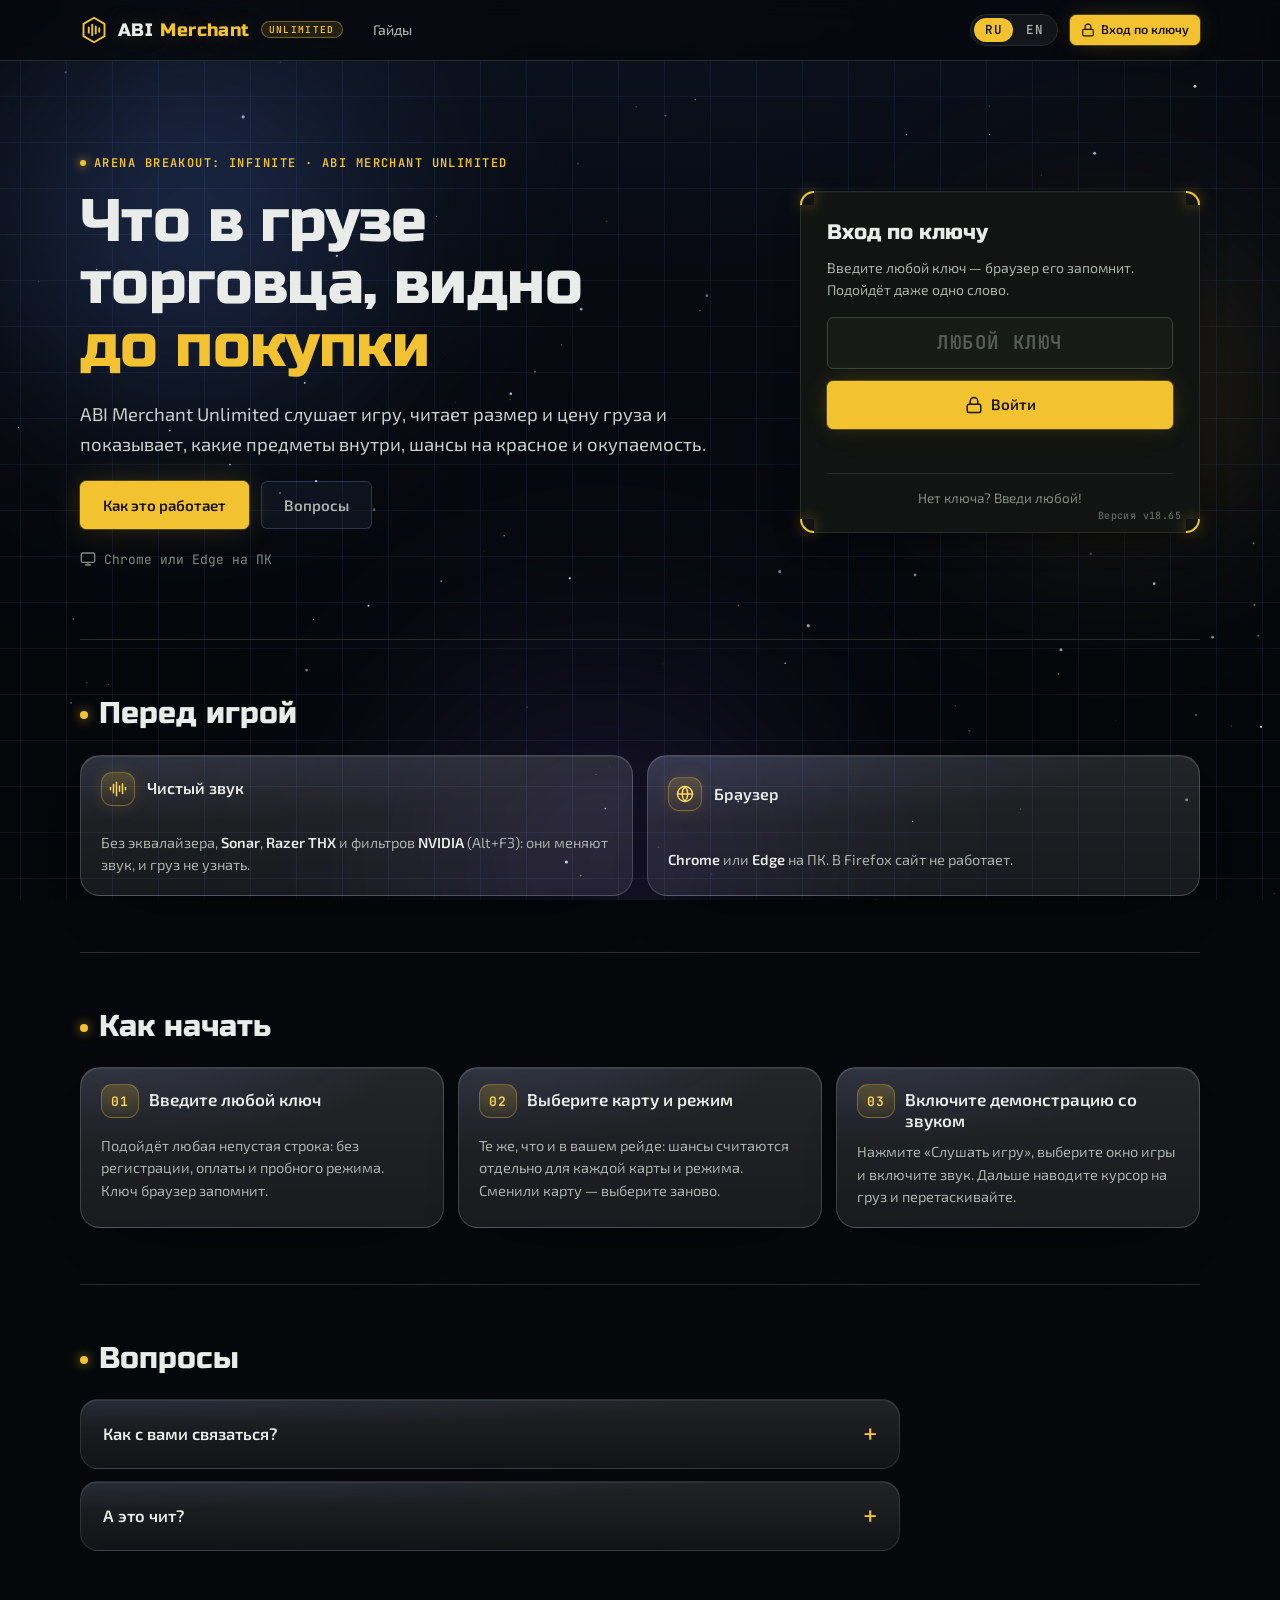
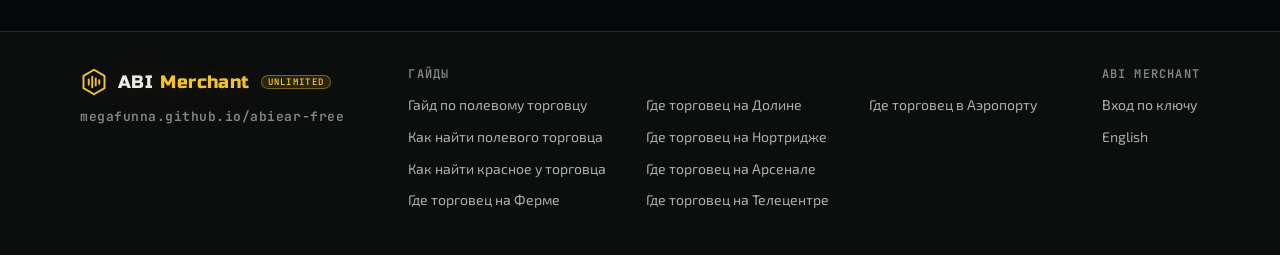
<file: index.html>
<!doctype html>
<html lang="ru">
<head>
  <meta charset="utf-8">
  <meta name="robots" content="index, follow, max-image-preview:large">
<meta name="viewport" content="width=device-width, initial-scale=1">
  <title data-en="ABI Merchant UNLIMITED">ABI Merchant UNLIMITED</title>
  <script src="js/lang.js"></script>
  <meta name="description" data-en-content="Shows which items are inside the Field Merchant cargo in Arena Breakout: Infinite: contents, red odds and payback — before you buy. Runs right in the browser." content="Читает звук, размер и цену груза у торговца в Arena Breakout: Infinite: состав, шанс на красное и окупаемость — до покупки. Работает прямо в браузере.">
    <meta property="og:type" content="website">
  <meta property="og:site_name" content="ABI Merchant UNLIMITED">
  <meta property="og:locale" content="ru_RU">
  <meta property="og:url" content="https://megafunna.github.io/abiear-free/">
  <meta property="og:title" content="Что в грузе торговца, видно до покупки | ABI Merchant UNLIMITED">
  <meta property="og:description" content="Читает звук, размер и цену груза у торговца в Arena Breakout: Infinite: состав, шанс на красное и окупаемость — до покупки. Работает прямо в браузере.">
  <meta property="og:image" content="https://megafunna.github.io/abiear-free/og/og-main.png">
  <meta property="og:image:width" content="1200">
  <meta property="og:image:height" content="630">
  <meta property="og:image:secure_url" content="https://megafunna.github.io/abiear-free/og/og-main.png">
  <meta property="og:image:type" content="image/png">
    <meta property="og:image:alt" content="Что в грузе торговца, видно до покупки">
  <meta name="twitter:card" content="summary_large_image">
  <meta name="twitter:title" content="Что в грузе торговца, видно до покупки | ABI Merchant UNLIMITED">
  <meta name="twitter:description" content="Читает звук, размер и цену груза у торговца в Arena Breakout: Infinite: состав, шанс на красное и окупаемость — до покупки. Работает прямо в браузере.">
  <meta name="twitter:image" content="https://megafunna.github.io/abiear-free/og/og-main.png">
<meta name="theme-color" content="#0b0d0c">
  <meta property="og:title" content="ABI Merchant Unlimited — что в грузе по звуку">
  <meta property="og:description" content="Распознаёт предмет в грузе Field Merchant по звуку и считает шансы и окупаемость.">
  <link rel="icon" href="data:image/svg+xml,%3Csvg xmlns='http://www.w3.org/2000/svg' viewBox='0 0 32 32'%3E%3Cpath d='M16 2 28 9v14l-12 7-12-7V9z' fill='%230b0d0c' stroke='%23f2c230' stroke-width='2.5'/%3E%3Cpath d='M10 13v6M14 10v12M18 12v8M22 14v4' stroke='%23f2c230' stroke-width='2.5' stroke-linecap='round'/%3E%3C/svg%3E">
  <link rel="stylesheet" href="fonts/fonts.css">
  <link rel="stylesheet" href="css/style.css">
</head>
<body>
  <!-- Космический фон — тот же, что на главной. Осознанно без анимаций: эта страница
       работает рядом с игрой, и каждый кадр фона отбирал бы фпс у игры. Звёзды рисуются
       один раз (см. скрипт в конце), слой вынесен в отдельную композицию. -->
  <div class="space-bg" aria-hidden="true">
    <span class="space-neb n1"></span><span class="space-neb n2"></span><span class="space-neb n3"></span>
    <span class="space-grid"></span>
    <canvas class="space-stars"></canvas>
  </div>

  <!-- Иконки (Lucide, ISC) — используются и в разметке, и в JS через <use href="#i-…"> -->
  <svg id="sprite" width="0" height="0" style="position:absolute" aria-hidden="true">
    <defs>
      <symbol id="i-logo" viewBox="0 0 32 32"><path d="M16 2 28 9v14l-12 7-12-7V9z" fill="none" stroke="currentColor" stroke-width="2.2" stroke-linejoin="round"/><path d="M10 13v6M14 10v12M18 12v8M22 14v4" stroke="currentColor" stroke-width="2.2" stroke-linecap="round"/></symbol>
      <symbol id="i-wave" viewBox="0 0 24 24"><path d="M2 10v3M6 6v11M10 3v18M14 8v7M18 5v13M22 10v3"/></symbol>
      <symbol id="i-stop" viewBox="0 0 24 24"><rect x="6" y="6" width="12" height="12" rx="1.5"/></symbol>
      <symbol id="i-pip" viewBox="0 0 24 24"><path d="M21 9V6a2 2 0 0 0-2-2H4a2 2 0 0 0-2 2v10c0 1.1.9 2 2 2h4"/><rect width="10" height="7" x="12" y="13" rx="2"/></symbol>
      <symbol id="i-play" viewBox="0 0 24 24"><path d="M7 4.5v15l12-7.5z"/></symbol>
      <symbol id="i-chevron" viewBox="0 0 24 24"><path d="m6 9 6 6 6-6"/></symbol>
      <symbol id="i-map" viewBox="0 0 24 24"><path d="M14.1 5.55a2 2 0 0 0 1.8 0l3.65-1.83a1 1 0 0 1 1.45.9v12.76a1 1 0 0 1-.55.9l-4.55 2.27a2 2 0 0 1-1.8 0l-4.2-2.1a2 2 0 0 0-1.8 0l-3.65 1.83A1 1 0 0 1 3 19.38V6.62a1 1 0 0 1 .55-.9l4.55-2.27a2 2 0 0 1 1.8 0z"/><path d="M15 5.76v15M9 3.24v15"/></symbol>
      <symbol id="i-shield" viewBox="0 0 24 24"><path d="M20 13c0 5-3.5 7.5-7.66 8.95a1 1 0 0 1-.67-.01C7.5 20.5 4 18 4 13V6a1 1 0 0 1 1-1c2 0 4.5-1.2 6.24-2.72a1.17 1.17 0 0 1 1.52 0C14.51 3.81 17 5 19 5a1 1 0 0 1 1 1z"/><path d="m9 12 2 2 4-4"/></symbol>
      <symbol id="i-box" viewBox="0 0 24 24"><path d="M11 21.73a2 2 0 0 0 2 0l7-4A2 2 0 0 0 21 16V8a2 2 0 0 0-1-1.73l-7-4a2 2 0 0 0-2 0l-7 4A2 2 0 0 0 3 8v8a2 2 0 0 0 1 1.73z"/><path d="M12 22V12M3.3 7l7.7 4.73a2 2 0 0 0 2 0L20.7 7"/></symbol>
      <symbol id="i-trend" viewBox="0 0 24 24"><path d="M22 7 13.5 15.5l-5-5L2 17"/><path d="M16 7h6v6"/></symbol>
      <symbol id="i-lock" viewBox="0 0 24 24"><rect width="18" height="11" x="3" y="11" rx="2"/><path d="M7 11V7a5 5 0 0 1 10 0v4"/></symbol>
      <symbol id="i-plug" viewBox="0 0 24 24"><path d="M12 22v-5M9 8V2M15 8V2M18 8v5a4 4 0 0 1-4 4h-4a4 4 0 0 1-4-4V8z"/></symbol>
      <symbol id="i-sliders" viewBox="0 0 24 24"><path d="M21 4h-7M10 4H3M21 12h-9M8 12H3M21 20h-5M12 20H3M14 2v4M8 10v4M16 18v4"/></symbol>
      <symbol id="i-library" viewBox="0 0 24 24"><path d="M21 15V6M18.5 18a2.5 2.5 0 1 0 0-5 2.5 2.5 0 0 0 0 5ZM12 12H3M16 6H3M12 18H3"/></symbol>
      <symbol id="i-activity" viewBox="0 0 24 24"><path d="M22 12h-2.48a2 2 0 0 0-1.93 1.46l-2.35 8.36a.25.25 0 0 1-.48 0L9.24 2.18a.25.25 0 0 0-.48 0l-2.35 8.36A2 2 0 0 1 4.49 12H2"/></symbol>
      <symbol id="i-download" viewBox="0 0 24 24"><path d="M21 15v4a2 2 0 0 1-2 2H5a2 2 0 0 1-2-2v-4M7 10l5 5 5-5M12 15V3"/></symbol>
      <symbol id="i-monitor" viewBox="0 0 24 24"><rect width="20" height="14" x="2" y="3" rx="2"/><path d="M8 21h8M12 17v4"/></symbol>
      <symbol id="i-reset" viewBox="0 0 24 24"><path d="M3 12a9 9 0 1 0 9-9 9.75 9.75 0 0 0-6.74 2.74L3 8M3 3v5h5"/></symbol>
      <symbol id="i-rain" viewBox="0 0 24 24"><path d="M4 14.9A7 7 0 1 1 15.7 8h1.8a4.5 4.5 0 0 1 2.5 8.2M16 14v6M8 14v6M12 16v6"/></symbol>
      <symbol id="i-x" viewBox="0 0 24 24"><path d="M18 6 6 18M6 6l12 12"/></symbol>
      <symbol id="i-zap" viewBox="0 0 24 24"><path d="M4 14a1 1 0 0 1-.78-1.63l9.9-10.2a.5.5 0 0 1 .86.46l-1.92 6.02A1 1 0 0 0 13 10h7a1 1 0 0 1 .78 1.63l-9.9 10.2a.5.5 0 0 1-.86-.46l1.92-6.02A1 1 0 0 0 11 14z"/></symbol>
      <symbol id="i-flask" viewBox="0 0 24 24"><path d="M10 2v7.53a2 2 0 0 1-.21.9L4.72 20.55a1 1 0 0 0 .9 1.45h12.76a1 1 0 0 0 .9-1.45l-5.07-10.13A2 2 0 0 1 14 9.53V2M8.5 2h7M7 16h10"/></symbol>
      <symbol id="i-target" viewBox="0 0 24 24"><circle cx="12" cy="12" r="10"/><circle cx="12" cy="12" r="6"/><circle cx="12" cy="12" r="2"/></symbol>
      <symbol id="i-help" viewBox="0 0 24 24"><circle cx="12" cy="12" r="10"/><path d="M9.09 9a3 3 0 0 1 5.83 1c0 2-3 3-3 3M12 17h.01"/></symbol>
      <symbol id="i-logout" viewBox="0 0 24 24"><path d="M9 21H5a2 2 0 0 1-2-2V5a2 2 0 0 1 2-2h4M16 17l5-5-5-5M21 12H9"/></symbol>
      <symbol id="i-tg" viewBox="0 0 24 24"><path d="M21.2 4.1 2.9 11.2c-1.2.5-1.2 1.2-.2 1.5l4.7 1.5 1.8 5.5c.2.6.4.8.8.8s.6-.2.9-.5l2.3-2.2 4.7 3.5c.9.5 1.5.2 1.7-.8l3.1-14.6c.3-1.3-.5-1.8-1.5-1.3zM9.6 14.4l8.6-5.4c.4-.3.8-.1.5.2l-7.1 6.4-.3 3.2z"/></symbol>
      <symbol id="i-arrow" viewBox="0 0 24 24"><path d="M5 12h14M12 5l7 7-7 7"/></symbol>
    </defs>
  </svg>


  <header class="nav">
    <div class="nav-inner">
      <a class="brand" href="#top" aria-label="ABI Merchant — наверх" data-en-aria-label="ABI Merchant: top">
        <svg class="brand-mark"><use href="#i-logo"/></svg>
        <span class="brand-name">ABI <b>Merchant</b> <span class="brand-suffix">Unlimited</span></span>
      </a>
      <span class="nav-testers" title="Тестировщики (Discord)" data-en-title="Testers (Discord)">
        <span class="nav-testers-label" data-en="Testers">Тестировщики</span>
        <span class="nav-tester">debavkaa</span>
        <span class="nav-tester">lumaa0135</span>
      </span>
      <button class="s-lang" type="button" data-lang-switch title="Сменить язык / Switch language" data-en-title="Switch language"><span data-lang="ru">RU</span><span data-lang="en">EN</span></button>
      <button class="btn small ghost nav-logout" id="logoutBtn" title="Выйти — на этом устройстве снова понадобится ключ" aria-label="Выйти" data-en-title="Log out: this device will need the key again" data-en-aria-label="Log out"><svg class="i"><use href="#i-logout"/></svg></button>
    </div>
  </header>

  <main id="top">
    <section class="console" id="app" aria-label="Приложение" data-en-aria-label="App">
      <span class="corner tl"></span><span class="corner tr"></span><span class="corner bl"></span><span class="corner br"></span>

      <div class="console-bar">
        <h2 class="console-title"><svg class="i"><use href="#i-target"/></svg><span data-en="Cargo analysis">Анализ груза</span></h2>
        <div class="console-actions">
          <button class="btn primary map-btn" id="mapBtn" title="Карта и режим — от них зависит, что лежит в грузах" data-en-title="Map and mode decide what the cargo holds"><svg class="i"><use href="#i-map"/></svg><span data-en="Pick map">Выбрать карту</span></button>
          <button class="btn ghost" id="pip" hidden disabled title="Сначала выберите карту" data-en-title="Pick a map first"><svg class="i"><use href="#i-pip"/></svg><span data-en="Over game">Поверх игры</span></button>
          <button class="btn primary" id="listen"><svg class="i"><use href="#i-wave"/></svg><span data-en="Listen to game">Слушать игру</span></button>
          <button class="btn danger" id="stop" hidden><svg class="i"><use href="#i-stop"/></svg><span data-en="Stop">Стоп</span></button>
        </div>
      </div>

      <button class="pip-hint" id="pipHint" type="button" hidden>
        <svg class="i"><use href="#i-pip"/></svg>
        <span><b data-en="Open overlay window">Открыть окно поверх игры</b> <span data-en="The browser blocked it, one click needed">Браузер не дал открыть его сам, нужен один клик</span></span>
      </button>

      <div class="capture-error" id="captureError" role="alert" hidden></div>

      <div class="scope" id="scopeBox">
        <canvas id="scope" aria-hidden="true"></canvas>
        <div class="scope-legend" aria-hidden="true">
          <span><i class="lg-level"></i><span data-en="game audio">звук игры</span></span>
          <span><i class="lg-thr"></i><span data-en="threshold">порог</span></span>
          <span><i class="lg-hit"></i><span data-en="trigger">срабатывание</span></span>
        </div>
        <div class="scope-idle" id="scopeIdle" data-en="No signal">Нет сигнала</div>
      </div>

      <div class="wind-bar">
        <span class="wind-label" data-en="Wind">Ветер</span>
        <div class="wind-modes" role="radiogroup" aria-label="Режим ветра" data-en-aria-label="Wind mode">
          <button class="chip" type="button" role="radio" data-wind="auto" title="Порог снижается сам, когда фон громче обычного" data-en-title="Threshold drops by itself when background is louder than usual" data-en="Auto">Авто</button>
          <button class="chip" type="button" role="radio" data-wind="on" title="Порог всегда снижен на 3 дБ" data-en-title="Threshold always 3 dB lower" data-en="On">Вкл</button>
          <button class="chip" type="button" role="radio" data-wind="off" title="Как раньше, порог не снижается" data-en-title="Threshold never drops" data-en="Off">Выкл</button>
        </div>
        <span class="wind-state" id="windState"></span>
      </div>

      <div class="panel">
        <div class="now-card">
          <div id="now" class="now" aria-live="polite"></div>
          <div id="quiz"></div>
          <div class="summary" id="summary"></div>
          <div class="filter-note" id="filterNote" hidden></div>
        </div>
        <section class="grid-card" id="gridBox" hidden aria-label="Сетка торговца" data-en-aria-label="Merchant grid">
          <div class="grid-head">
            <h3 data-en="Merchant grid">Сетка торговца</h3>
            <span class="grid-note" id="gridNote"></span>
            <button class="btn small ghost" id="gridReset" title="Забыть сетку и все звуки" data-en-title="Forget the grid and all sounds" data-en="Reset">Сбросить</button>
          </div>
          <div class="mgrid" id="grid"></div>
        </section>
        <div id="results" class="results"></div>
      </div>

    </section>

  </main>

  <dialog class="map-dialog" id="mapDialog" aria-labelledby="mapDialogTitle">
    <div class="map-dialog-head">
      <button class="btn ghost small" id="mapBack" hidden><svg class="i"><use href="#i-chevron"/></svg><span data-en="Back">Назад</span></button>
      <h2 id="mapDialogTitle" data-en="Pick a map">Выберите карту</h2>
      <button class="btn ghost small icon-only" id="mapClose" aria-label="Закрыть" data-en-aria-label="Close"><svg class="i"><use href="#i-x"/></svg></button>
    </div>
    <div id="mapDialogBody"></div>
  </dialog>

  <script src="js/static-data.js"></script>
  <script src="js/static-boot.js"></script>
  <script src="js/app.js"></script>
  <script src="js/logout.js"></script>

  <script>
  // Звёзды фона: один раз нарисовали и забыли. Никаких requestAnimationFrame —
  // страница висит рядом с игрой, и лишний поток кадров отнимал бы фпс у игры.
  (function () {
    var cv = document.querySelector(".space-stars");
    if (!cv || !cv.getContext) return;
    var ctx = cv.getContext("2d");
    function draw() {
      var w = cv.clientWidth, h = cv.clientHeight;
      if (!w || !h) return;
      var dpr = Math.min(2, window.devicePixelRatio || 1);
      cv.width = Math.round(w * dpr); cv.height = Math.round(h * dpr);
      ctx.setTransform(dpr, 0, 0, dpr, 0, 0);
      ctx.clearRect(0, 0, w, h);
      var n = Math.min(900, Math.round(w * h / 5200));
      for (var i = 0; i < n; i++) {
        ctx.globalAlpha = Math.random() * 0.65 + 0.25;
        ctx.beginPath();
        ctx.arc(Math.random() * w, Math.random() * h, Math.random() * 1.15 + 0.25, 0, 6.2832);
        ctx.fillStyle = i % 9 ? "#dfe8ff" : "#ffe9a8";
        ctx.fill();
      }
      ctx.globalAlpha = 1;
    }
    draw();
    var t = 0;
    window.addEventListener("resize", function () { clearTimeout(t); t = setTimeout(draw, 300); });
  })();
  </script>
</body>
</html>
</file>
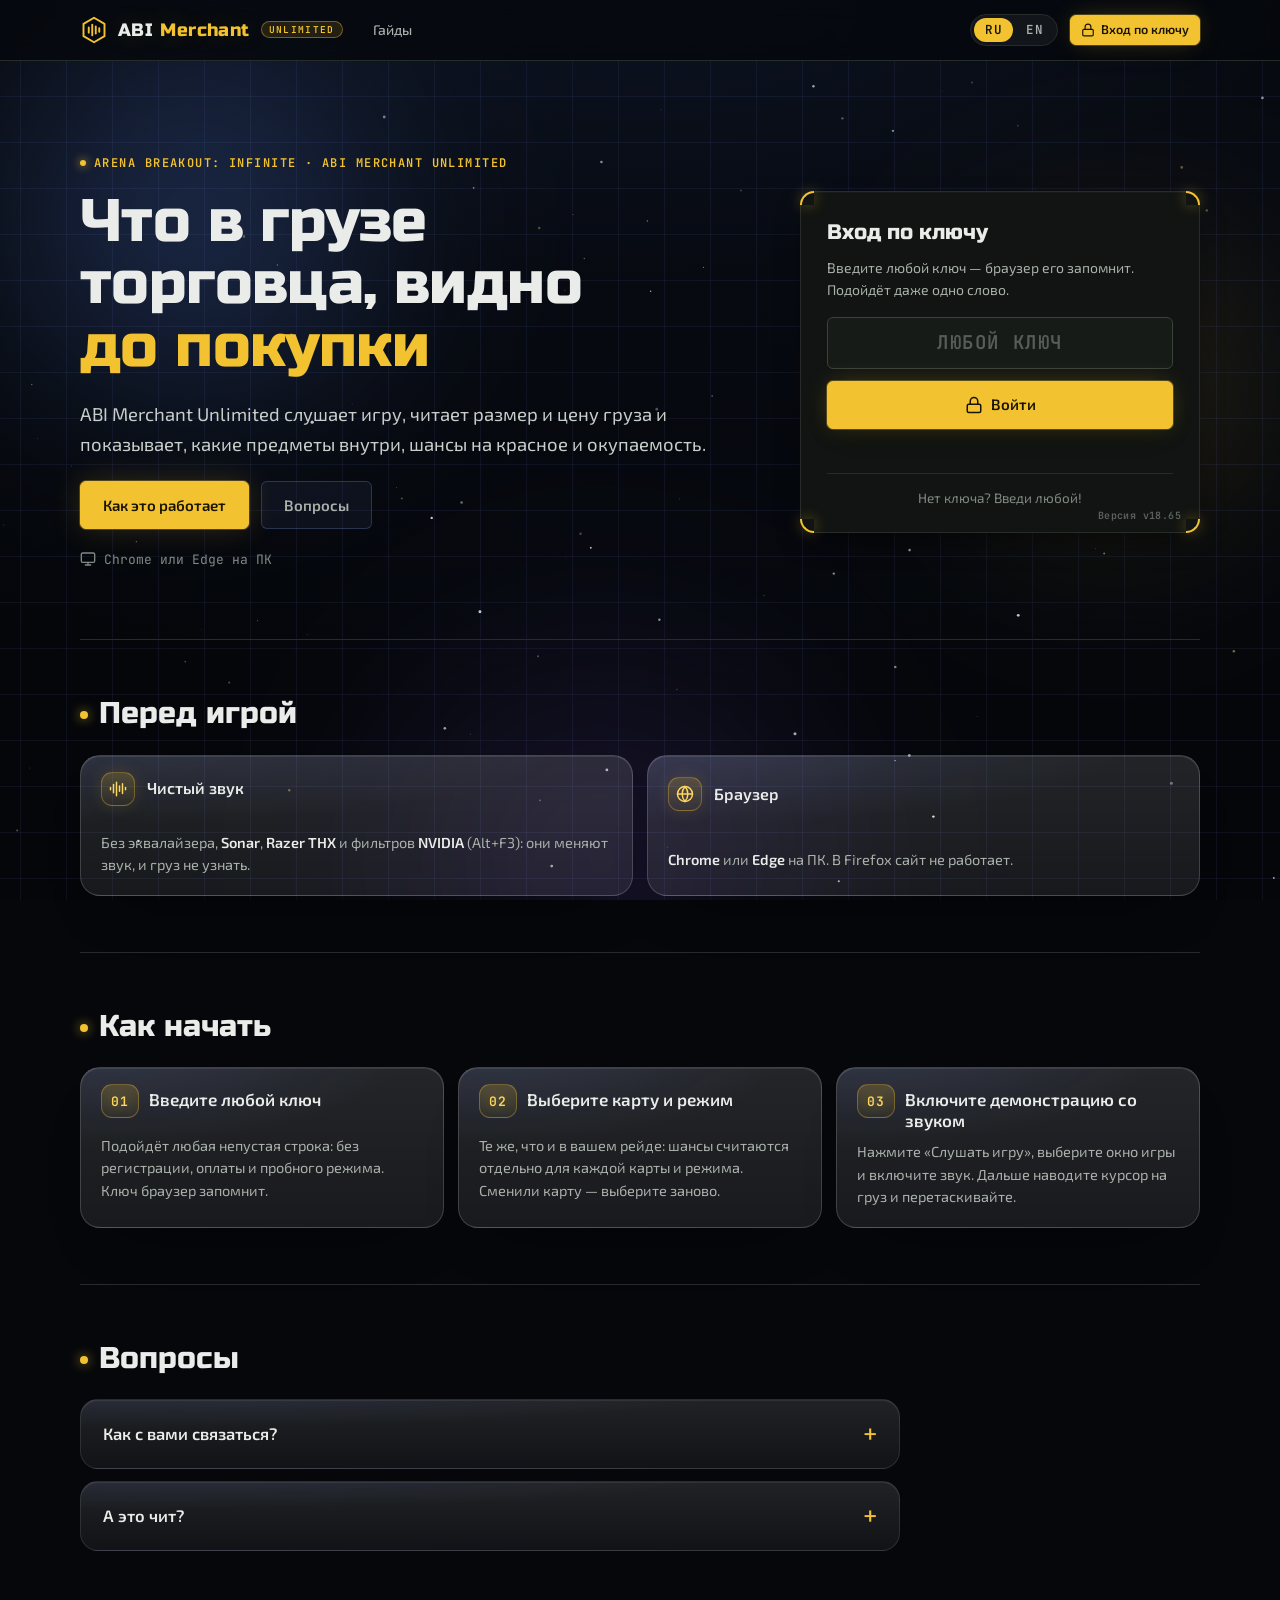
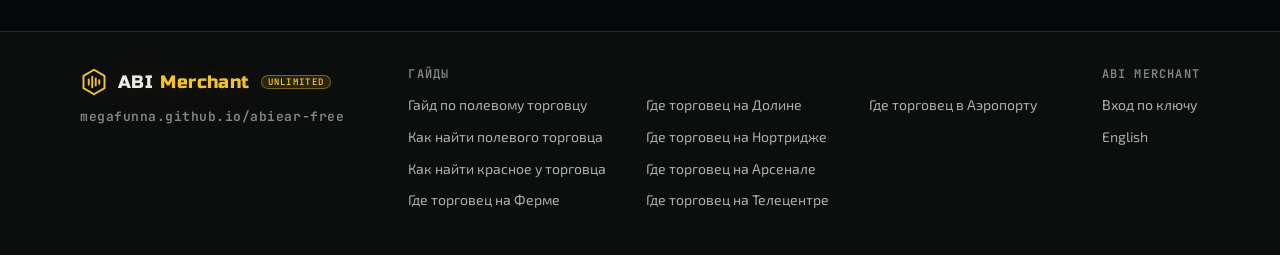
<file: gate.html>
<!doctype html>
<html lang="ru" translate="no">
<head>
  <meta charset="utf-8">
  <meta name="viewport" content="width=device-width, initial-scale=1">
  <meta name="robots" content="index, follow, max-image-preview:large">
  <title data-en="ABI Merchant UNLIMITED">ABI Merchant UNLIMITED</title>
  <meta name="description" content="Читает звук, размер и цену груза у торговца в Arena Breakout: Infinite: состав, шанс на красное и окупаемость — до покупки. Работает прямо в браузере.">
  <meta property="og:type" content="website">
  <meta property="og:site_name" content="ABI Merchant UNLIMITED">
  <meta property="og:locale" content="ru_RU">
  <meta property="og:url" content="https://megafunna.github.io/abiear-free/gate.html">
  <meta property="og:title" content="Что в грузе торговца, видно до покупки | ABI Merchant UNLIMITED">
  <meta property="og:description" content="Читает звук, размер и цену груза у торговца в Arena Breakout: Infinite: состав, шанс на красное и окупаемость — до покупки. Работает прямо в браузере.">
  <meta property="og:image" content="https://megafunna.github.io/abiear-free/og/og-main.png">
  <meta property="og:image:width" content="1200">
  <meta property="og:image:height" content="630">
  <meta property="og:image:secure_url" content="https://megafunna.github.io/abiear-free/og/og-main.png">
  <meta property="og:image:type" content="image/png">
  <meta property="og:image:alt" content="Что в грузе торговца, видно до покупки">
  <meta name="twitter:card" content="summary_large_image">
  <meta name="twitter:title" content="Что в грузе торговца, видно до покупки | ABI Merchant UNLIMITED">
  <meta name="twitter:description" content="Читает звук, размер и цену груза у торговца в Arena Breakout: Infinite: состав, шанс на красное и окупаемость — до покупки. Работает прямо в браузере.">
  <meta name="twitter:image" content="https://megafunna.github.io/abiear-free/og/og-main.png">
  <meta name="theme-color" content="#0b0d0c">
  <link rel="icon" href="data:image/svg+xml,%3Csvg xmlns='http://www.w3.org/2000/svg' viewBox='0 0 32 32'%3E%3Cpath d='M16 2 28 9v14l-12 7-12-7V9z' fill='%230b0d0c' stroke='%23f2c230' stroke-width='2.5'/%3E%3Cpath d='M10 13v6M14 10v12M18 12v8M22 14v4' stroke='%23f2c230' stroke-width='2.5' stroke-linecap='round'/%3E%3C/svg%3E">
  <link rel="stylesheet" href="fonts/fonts.css">
  <link rel="stylesheet" href="css/style.css">
  <link rel="stylesheet" href="css/site.css">
  <link rel="stylesheet" href="css/gate.css">
  <script src="js/lang.js"></script>
</head>
<body class="site s-home space">
<div class="space-bg" aria-hidden="true">
  <span class="space-neb n1"></span><span class="space-neb n2"></span><span class="space-neb n3"></span>
  <span class="space-grid"></span>
  <canvas class="space-stars"></canvas>
</div>
<header class="s-nav"><div class="s-nav-in">
  <a class="brand" href="gate.html"><svg class="brand-mark" viewBox="0 0 32 32" aria-hidden="true"><path d="M16 2 28 9v14l-12 7-12-7V9z" fill="none" stroke="currentColor" stroke-width="2.2" stroke-linejoin="round"/><path d="M10 13v6M14 10v12M18 12v8M22 14v4" stroke="currentColor" stroke-width="2.2" stroke-linecap="round"/></svg><span class="brand-name">ABI <b>Merchant</b> <span class="brand-suffix">Unlimited</span></span></a>
  <nav class="s-links" aria-label="Гайды" data-en-aria-label="Guides">
    <a href="pages/gajd-po-torgovcu.html" data-en="Guides" data-en="Guides">Гайды</a>
  </nav>
  <button class="s-lang" type="button" data-lang-switch title="Сменить язык / Switch language"><span data-lang="ru">RU</span><span data-lang="en">EN</span></button>
  <a class="btn small primary s-signin" href="#signin"><svg class="i" viewBox="0 0 24 24" aria-hidden="true"><rect width="18" height="11" x="3" y="11" rx="2"/><path d="M7 11V7a5 5 0 0 1 10 0v4"/></svg><span data-en="Sign in with key">Вход по ключу</span></a>
</div></header>
<main class="s-main">
<section class="s-hero">
  <div class="s-hero-copy">
    <span class="eyebrow"><span class="dot"></span>Arena Breakout: Infinite · ABI Merchant Unlimited</span>
    <h1 data-en="What's in the merchant cargo — visible before you buy">Что в грузе торговца, видно <em>до покупки</em></h1>
    <p class="s-lead" data-en="ABI Merchant Unlimited listens to the game, reads the cargo size and price, and shows which items are inside, red odds and payback.">ABI Merchant Unlimited слушает игру, читает размер и цену груза и показывает, какие предметы внутри, шансы на красное и окупаемость.</p>
    <div class="s-cta">
      <a class="btn primary lg" href="#steps" data-en="How it works">Как это работает</a>
      <a class="btn ghost lg" href="#faq" data-en="FAQ" data-en="FAQ">Вопросы</a>
    </div>
    <p class="s-note" data-en="Chrome or Edge on PC"><svg class="i" viewBox="0 0 24 24" aria-hidden="true"><rect x="2" y="3" width="20" height="14" rx="2"/><path d="M8 21h8M12 17v4"/></svg>Chrome или Edge на ПК</p>
  </div>
  <div class="s-key" id="signin">
  <span class="corner tl"></span><span class="corner tr"></span><span class="corner bl"></span><span class="corner br"></span>
  <h2 id="title" data-en="Sign in with key">Вход по ключу</h2>
  <p class="hint" id="lead" data-en="Enter any key — the browser will remember it. Any word works.">Введите любой ключ — браузер его запомнит. Подойдёт даже одно слово.</p>
  <form id="form" autocomplete="off" novalidate>
    <label class="sr-only" for="key" data-en="Key">Ключ</label>
    <input id="key" class="gate-input" name="key" inputmode="text" spellcheck="false" autocapitalize="characters" placeholder="Любой ключ" maxlength="24">
    <button class="btn primary lg wide" id="submit" type="submit"><svg class="i" viewBox="0 0 24 24" aria-hidden="true"><rect width="18" height="11" x="3" y="11" rx="2"/><path d="M7 11V7a5 5 0 0 1 10 0v4"/></svg><span data-en="Sign in">Войти</span></button>
    <p class="gate-msg" id="msg" role="alert" aria-live="assertive"></p>
  </form>
  <div class="s-key-buy" id="buy"><span data-en="No key? Just enter any!">Нет ключа? Введи любой!</span></div>
  <button class="gate-switch" id="logout" type="button" hidden data-en="Use another key">Войти с другим ключом</button>
  <p class="gate-ver" id="ver"></p>
</div>
</section>





<section class="s-sec">
  <div>
    <h2 class="s-h2" data-en="Before you play">Перед игрой</h2>
    <ul class="s-tips"><li><span class="s-tip-ic"><svg class="i" viewBox="0 0 24 24" aria-hidden="true"><path d="M2 10v3M6 6v11M10 3v18M14 8v7M18 5v13M22 10v3"/></svg></span><h3 data-en="Clean sound">Чистый звук</h3><p data-en="An equalizer, Sonar, Razer THX or NVIDIA filters (Alt+F3) changes the sound, so the cargo can't be recognized.">Без эквалайзера, <b>Sonar</b>, <b>Razer THX</b> и фильтров <b>NVIDIA</b> (Alt+F3): они меняют звук, и груз не узнать.</p></li><li><span class="s-tip-ic"><svg class="i" viewBox="0 0 24 24" aria-hidden="true"><circle cx="12" cy="12" r="10"/><path d="M2 12h20M12 2a15 15 0 0 1 0 20M12 2a15 15 0 0 0 0 20"/></svg></span><h3 data-en="Browser">Браузер</h3><p data-en="Chrome or Edge on a PC. Firefox is not supported."><b>Chrome</b> или <b>Edge</b> на ПК. В Firefox сайт не работает.</p></li></ul>
  </div>
  
</section>
    <section class="s-sec" aria-labelledby="steps">
  <h2 class="s-h2" id="steps" data-en="Getting started">Как начать</h2>
  <ol class="s-steps"><li><span class="s-num">01</span><h3 data-en="Enter any key">Введите любой ключ</h3><p data-en="Any non-empty string works — no sign-up, no payment and no trial. The browser remembers it.">Подойдёт любая непустая строка: без регистрации, оплаты и пробного режима. Ключ браузер запомнит.</p></li><li><span class="s-num">02</span><h3 data-en="Pick the map and mode">Выберите карту и режим</h3><p data-en="The same map and mode as your raid — the odds are counted for each of them separately. Switch the map — pick it again.">Те же, что и в вашем рейде: шансы считаются отдельно для каждой карты и режима. Сменили карту — выберите заново.</p></li><li><span class="s-num">03</span><h3 data-en="Share the screen with the sound on">Включите демонстрацию со звуком</h3><p data-en="Press “Listen to the game”, pick the game window and turn the sound on. Then hover a cargo and drag it.">Нажмите «Слушать игру», выберите окно игры и включите звук. Дальше наводите курсор на груз и перетаскивайте.</p></li></ol>
</section>



<section class="s-sec" aria-labelledby="faq">
  <h2 class="s-h2" id="faq" data-en="FAQ">Вопросы</h2>
  <div class="s-faq"><details><summary data-en="How do I contact you?">Как с вами связаться?</summary><p data-en="Discord _maks_2010._83479 — questions, bugs and ideas, write any time.">Discord: <code>_maks_2010._83479</code> — вопросы, баги и идеи. Пишите, отвечаю.</p></details><details><summary data-en="Is this a cheat?">А это чит?</summary><p data-en="No — not by how it works. It never reads the game memory or files and never touches the game process: it gets exactly what you see and hear — the game window picture (like OBS) and the sound (like Discord). No hidden information like enemy positions or other players' bags: it only counts faster than you would in your head.<br><br>The official prohibited software list for Arena Breakout: Infinite covers DMA devices, macros and debuggers (Cheat Engine, x96dbg and the like). This helper is a plain browser tab and fits none of those. The developer also lists frame-capture tools (RenderDoc, Nsight) as not recommended — those hook into the game's own graphics, which is not our case.<br><br>In fairness: ACE is a kernel-level anti-cheat and bans are harsh (up to 10 years and by hardware), so nobody can give a 100% guarantee. Ban reports are about plug-ins, macros and EQ software — we found no case of a ban for a helper like this. The call is yours.">Нет — по методу. Программа не читает память и файлы игры и не лезет в её процесс: она получает ровно то, что видите и слышите вы, — картинку окна игры (как OBS) и звук (как Discord). Никакой скрытой информации, вроде чужих позиций или рюкзаков, она не даёт: только считает быстрее, чем вы в уме.<br><br>В официальном списке запрещённого софта Arena Breakout: Infinite — DMA-устройства, макросы и отладчики (Cheat Engine, x96dbg и подобное). Наш помощник — обычная вкладка браузера, ни под один пункт не подпадает. Отдельно разработчик не рекомендует софт захвата кадров (RenderDoc, Nsight): он перехватывает графику самой игры — это не наш случай.<br><br>Честно: античит ACE — ядровой, баны раздают жёстко (до 10 лет и по железу), поэтому стопроцентной гарантии не даст никто. В сводках банят за плагины, макросы и Eq-софт — случаев бана за помощники такого типа мы не нашли. Решение за вами.</p></details></div>
</section>
</main>
<footer class="s-foot"><div class="s-foot-in">
  <div class="s-foot-brand"><a class="brand" href="gate.html"><svg class="brand-mark" viewBox="0 0 32 32" aria-hidden="true"><path d="M16 2 28 9v14l-12 7-12-7V9z" fill="none" stroke="currentColor" stroke-width="2.2" stroke-linejoin="round"/><path d="M10 13v6M14 10v12M18 12v8M22 14v4" stroke="currentColor" stroke-width="2.2" stroke-linecap="round"/></svg><span class="brand-name">ABI <b>Merchant</b> <span class="brand-suffix">Unlimited</span></span></a><p class="s-foot-domain">megafunna.github.io/abiear-free</p></div>
  <nav class="s-foot-col" aria-label="Гайды"><h2 data-en="Guides">Гайды</h2><div class="s-foot-guides"><a href="pages/gajd-po-torgovcu.html" data-en="Field Merchant guide">Гайд по полевому торговцу</a><a href="pages/kak-najti-torgovca.html" data-en="How to find the Field Merchant">Как найти полевого торговца</a><a href="pages/krasnoe-u-torgovca.html" data-en="How to get red items from the merchant">Как найти красное у торговца</a><a href="pages/torgovec/farm.html" data-en="Field Merchant on Farm">Где торговец на Ферме</a><a href="pages/torgovec/valley.html" data-en="Field Merchant on Valley">Где торговец на Долине</a><a href="pages/torgovec/northridge.html" data-en="Field Merchant on Northridge">Где торговец на Нортридже</a><a href="pages/torgovec/armory.html" data-en="Field Merchant on Armory">Где торговец на Арсенале</a><a href="pages/torgovec/tvstation.html" data-en="Field Merchant at TV Station">Где торговец на Телецентре</a><a href="pages/torgovec/airport.html" data-en="Field Merchant at Airport">Где торговец в Аэропорту</a></div></nav>
  <nav class="s-foot-col" aria-label="ABI Merchant Unlimited"><h2>ABI Merchant</h2>
    <a href="#signin" data-en="Sign in with key">Вход по ключу</a>
    <a href="#" data-lang-switch>English</a>
  </nav>
</div></footer>
<script src="js/static-data.js"></script>
  <script src="js/static-boot.js"></script>
  <script src="js/gate-app.js"></script>
<script>
  // космический фон: звёзды на канвасе. Тихий режим — если в системе включено
  // «уменьшить движение», рисуем один статичный кадр и не крутим анимацию.
  (() => {
    const cv = document.querySelector(".space-stars");
    if (!cv) return;
    const ctx = cv.getContext("2d");
    const reduce = matchMedia("(prefers-reduced-motion: reduce)").matches;
    const DPR = Math.min(devicePixelRatio || 1, 2);
    let w = 0, h = 0, stars = [], raf = 0;

    function resize() {
      w = cv.clientWidth; h = cv.clientHeight;
      cv.width = Math.round(w * DPR); cv.height = Math.round(h * DPR);
      ctx.setTransform(DPR, 0, 0, DPR, 0, 0);
      const n = Math.min(150, Math.round((w * h) / 11000));
      stars = Array.from({ length: n }, () => ({
        x: Math.random() * w,
        y: Math.random() * h,
        z: 0.25 + Math.random() * 0.75,          // глубина: размер, яркость и скорость
        r: 0.4 + Math.random() * 1.1,
        p: Math.random() * 6.283,                // фаза мерцания
        s: 0.3 + Math.random() * 0.9             // своя скорость мерцания
      }));
      if (reduce) draw(0);
    }

    function draw(t) {
      ctx.clearRect(0, 0, w, h);
      for (const st of stars) {
        const y = reduce ? st.y : (st.y + t * 0.004 * st.z) % (h + 4);
        const a = reduce ? 0.7 * st.z
                         : (0.35 + 0.65 * Math.abs(Math.sin(t * 0.0009 * st.s + st.p))) * st.z;
        ctx.globalAlpha = Math.min(1, a);
        ctx.fillStyle = st.z > 0.78 ? "#dbe8ff" : (st.z > 0.55 ? "#ffffff" : "#f2d98a");
        ctx.beginPath();
        ctx.arc(st.x, y, st.r * (0.6 + st.z * 0.6), 0, 6.2832);
        ctx.fill();
      }
      ctx.globalAlpha = 1;
    }

    function loop(t) { draw(t); raf = requestAnimationFrame(loop); }
    function start() { if (!raf && !reduce) raf = requestAnimationFrame(loop); }
    function stop() { if (raf) { cancelAnimationFrame(raf); raf = 0; } }

    addEventListener("resize", resize, { passive: true });
    addEventListener("orientationchange", resize);
    document.addEventListener("visibilitychange", () => (document.hidden ? stop() : start()));

    resize();
    start();
  })();
</script>

</body>
</html>
</file>
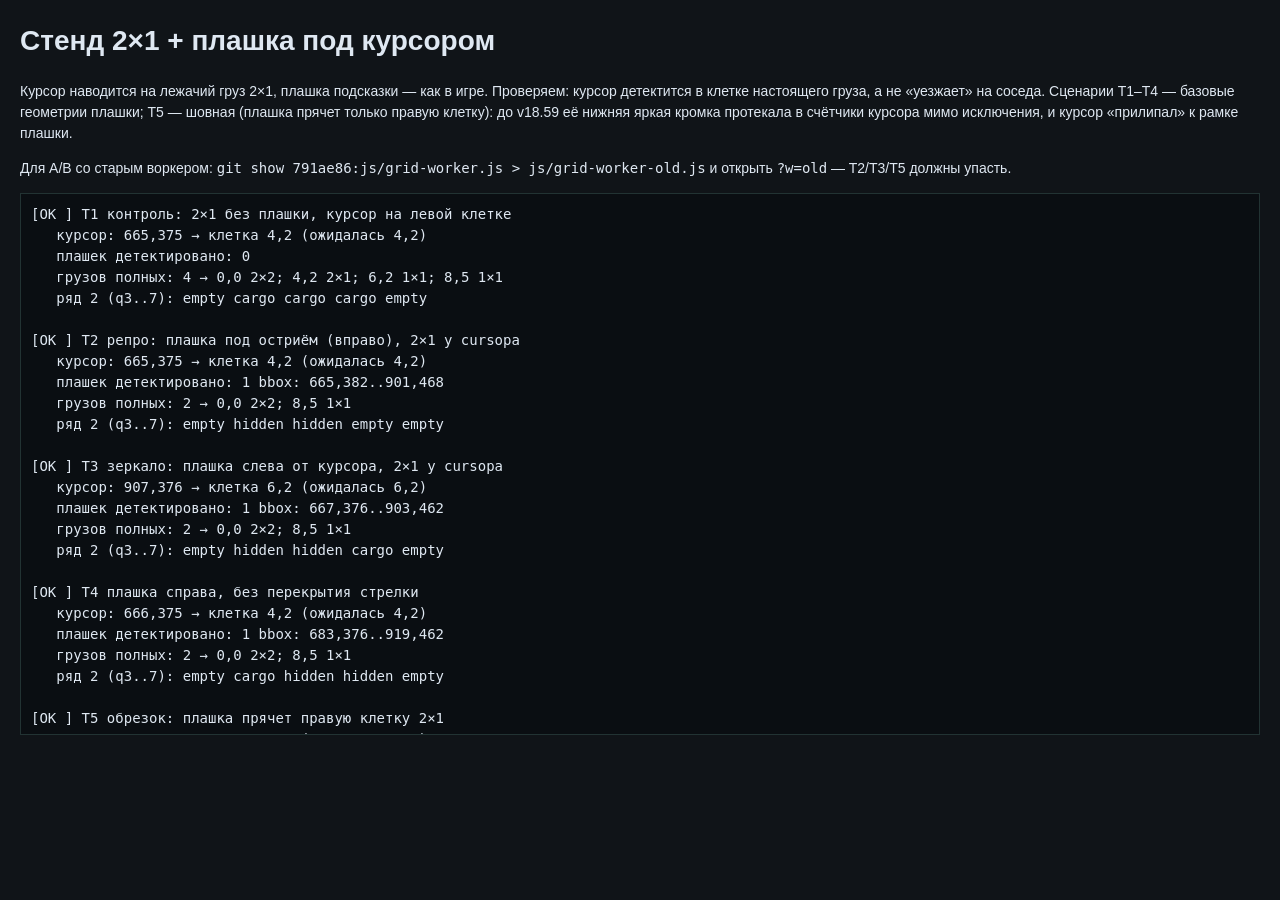
<file: grid-test-2x1.html>
<!doctype html>
<html lang="ru">
<head>
<meta charset="utf-8">
<meta name="robots" content="noindex, nofollow">
<title>Стенд 2×1 + плашка (разработческий)</title>
<style>
  body { background: #101418; color: #dfe8f2; font: 14px/1.5 "Segoe UI", sans-serif; margin: 20px; }
  pre { background: #0a0e12; border: 1px solid #233; padding: 10px; max-height: 520px; overflow: auto; white-space: pre-wrap; }
  .ok { color: #7ee787; } .bad { color: #ff7b72; }
  canvas { display: none; }
</style>
</head>
<body>
<h1>Стенд 2×1 + плашка под курсором</h1>
<p>Курсор наводится на лежачий груз 2×1, плашка подсказки — как в игре. Проверяем: курсор детектится в клетке настоящего груза, а не «уезжает» на соседа. Сценарии T1–T4 — базовые геометрии плашки; T5 — шовная (плашка прячет только правую клетку): до v18.59 её нижняя яркая кромка протекала в счётчики курсора мимо исключения, и курсор «прилипал» к рамке плашки.</p>
<p>Для A/B со старым воркером: <code>git show 791ae86:js/grid-worker.js &gt; js/grid-worker-old.js</code> и открыть <code>?w=old</code> — T2/T3/T5 должны упасть.</p>
<pre id="out">—</pre>
<canvas id="cv" width="1600" height="1000"></canvas>

<script>
const W = 1600, H = 1000, GRID_COLS = 9;
const out = document.getElementById("out");
const cv = document.getElementById("cv");
const g = cv.getContext("2d", { willReadFrequently: true });
const lum = (v) => `rgb(${v},${v},${v})`;
function vline(x, y0, y1, v) { g.fillStyle = lum(v); g.fillRect(x - 1, y0, 2, y1 - y0); }
function hline(y, x0, x1, v) { g.fillStyle = lum(v); g.fillRect(x0, y - 1, x1 - x0, 2); }
function cargoCell(x0, y0, x1, y1) {
  g.fillStyle = lum(38); g.fillRect(x0 + 3, y0 + 3, x1 - x0 - 6, y1 - y0 - 6);
  const iw = (x1 - x0) * 0.5, ih = (y1 - y0) * 0.5;
  g.fillStyle = lum(70);
  g.fillRect((x0 + x1) / 2 - iw / 2, (y0 + y1) / 2 - ih / 2, iw, ih);
}
function labelText(x0, y0, x1, y1) {
  const w = x1 - x0, h = y1 - y0;
  g.save(); g.beginPath(); g.rect(x0 + 2, y0 + 2, w - 4, h - 4); g.clip();
  g.font = `bold ${Math.min(24, h * 0.2)}px sans-serif`;
  g.fillStyle = lum(180);
  g.fillText("Загадочный", x0 + w * 0.06, y0 + Math.min(24, h * 0.2) + 4);
  g.restore();
}
function cursorArrow(px, py) {
  g.fillStyle = "#f0f0f0";
  const rows = [1,2,3,4,5,6,7,8,9,10,11,12,8,6,4,4,4,4,4];
  let y = py;
  for (const w of rows) { g.fillRect(px, y, w, 1); y += 1; }
  return { tipX: px, tipY: py, w: 12, h: y - py };
}
function tooltip(tx, ty, tw = 240, th = 92) {
  g.fillStyle = "#000"; g.fillRect(tx, ty, tw, th);
  g.strokeStyle = "#e8e8e8"; g.lineWidth = 2; g.strokeRect(tx + 1, ty + 1, tw - 2, th - 2);
  g.fillStyle = "#e0e0e0"; g.font = "24px sans-serif";
  g.fillText("Загадочный груз", tx + 14, ty + 34);
  g.fillText("70 000", tx + 14, ty + 66);
}
function drawStand({ x0 = 140, y0 = 90, pitch = 120, rows = 7, cargos = {} }) {
  g.fillStyle = "#060606"; g.fillRect(0, 0, W, H);
  const xs = Array.from({ length: GRID_COLS + 1 }, (_, k) => x0 + k * pitch);
  const ys = Array.from({ length: rows + 1 }, (_, k) => y0 + k * pitch);
  for (let k = 0; k <= GRID_COLS; k++) vline(xs[k], ys[0], ys[rows], 62);
  for (let k = 0; k <= rows; k++) hline(ys[k], xs[0], xs[GRID_COLS], 62);
  const occ = new Set();
  for (const [key, spec] of Object.entries(cargos)) {
    const [q, r] = key.split(",").map(Number);
    const [w, h] = spec;
    for (let dq = 0; dq < w; dq++) for (let dr = 0; dr < h; dr++) occ.add(`${q + dq},${r + dr}`);
    cargoCell(xs[q], ys[r], xs[q + w], ys[r + h]);
    labelText(xs[q], ys[r], xs[q + w], ys[r + h]);
  }
  for (let r = 0; r < rows; r++) for (let q = 0; q < GRID_COLS; q++) {
    if (occ.has(`${q},${r}`)) continue;
    labelText(xs[q], ys[r], xs[q + 1], ys[r + 1]);
  }
  return { xs, ys };
}
let seq = 0;
function askWorker(bitmap) {
  return new Promise((resolve) => {
    const id = ++seq;
    const t = setTimeout(() => resolve(null), 5000);
    wk.onmessage = ({ data }) => {
      if (data.id !== id) return;
      clearTimeout(t);
      resolve(data.det);
    };
    wk.postMessage({ id, bitmap }, [bitmap]);
  });
}
async function detect() {
  const bitmap = await createImageBitmap(cv);
  return askWorker(bitmap);
}

// ---- сценарии: cursorQ/cursorR — клетка, где ДОЛЖЕН быть курсор ----
const SCENARIOS = [];
function scenario(name, expect, draw) { SCENARIOS.push({ name, expect, draw }); }

const BASE2x1 = { "0,0": [2, 2], "4,2": [2, 1], "6,2": [1, 1], "8,5": [1, 1] };
const LEFT_CELL = { px: 140 + 4 * 120 + 45, py: 90 + 2 * 120 + 45 }; // центр клетки 4,2

// T1: контроль — курсор над левой клеткой 2×1, плашки нет
scenario("T1 контроль: 2×1 без плашки, курсор на левой клетке", { cursorCell: [4, 2] }, () => {
  drawStand({ cargos: BASE2x1 });
  cursorArrow(LEFT_CELL.px, LEFT_CELL.py);
});

// T2: репро бага — плашка как в игре, прямо под остриём (накрывает стрелку и правую клетку 2×1)
scenario("T2 репро: плашка под остриём (вправо), 2×1 у cursора", { cursorCell: [4, 2] }, () => {
  drawStand({ cargos: BASE2x1 });
  const a = cursorArrow(LEFT_CELL.px, LEFT_CELL.py);
  tooltip(a.tipX + 6 - 8, a.tipY + 6 - 2); // top-left плашки: (px-2, py+4)
});

// T3: зеркало — 2×1 правее, курсор на его правой клетке, плашка уходит влево
scenario("T3 зеркало: плашка слева от курсора, 2×1 у cursора", { cursorCell: [6, 2] }, () => {
  drawStand({ cargos: { "0,0": [2, 2], "4,2": [1, 1], "5,2": [2, 1], "8,5": [1, 1] } });
  const px = 140 + 6 * 120 + 45, py = 90 + 2 * 120 + 45; // центр клетки 6,2 (правая клетка 2×1 с q=5)
  const a = cursorArrow(px, py);
  tooltip(a.tipX + 6 - 240 - 6, a.tipY + 6 - 8); // плашка целиком слева
});

// T4: плашка справа от курсора без перекрытия стрелки
scenario("T4 плашка справа, без перекрытия стрелки", { cursorCell: [4, 2] }, () => {
  drawStand({ cargos: BASE2x1 });
  const a = cursorArrow(LEFT_CELL.px, LEFT_CELL.py);
  tooltip(a.tipX + 6 + 10, a.tipY + 6 - 8);
});

// T5: обрезок — плашка прячет ТОЛЬКО правую клетку 2×1 (и соседа), левая чистая
scenario("T5 обрезок: плашка прячет правую клетку 2×1", { cursorCell: [4, 2] }, () => {
  drawStand({ cargos: BASE2x1 });
  cursorArrow(140 + 5 * 120 - 14, 90 + 2 * 120 + 42); // стрелка у шва, в левой клетке
  tooltip(742, 90 + 2 * 120 + 42 + 6 - 8);            // плашка: 742..982, прячем 5,2 и 6,2
});

function cellOf(det, x, y) {
  if (x == null) return null;
  let q = -1, r = -1;
  for (let k = 0; k < det.xs.length - 1; k++) if (x >= det.xs[k] && x < det.xs[k + 1]) { q = k; break; }
  for (let k = 0; k < det.ys.length - 1; k++) if (y >= det.ys[k] && y < det.ys[k + 1]) { r = k; break; }
  return q >= 0 && r >= 0 ? [q, r] : null;
}

async function runAll() {
  const lines = [];
  let pass = 0, fail = 0;
  for (const s of SCENARIOS) {
    s.draw();
    const det = await detect();
    if (!det) { fail++; lines.push(`[FAIL] ${s.name}\n   воркер не ответил\n`); continue; }
    const cur = det.cursor;
    const cell = cur ? cellOf(det, cur.x, cur.y) : null;
    const okCell = cell && cell[0] === s.expect.cursorCell[0] && cell[1] === s.expect.cursorCell[1];
    const full = (det.cargos || []).filter((c) => !c.partial);
    const ok = !!okCell;
    ok ? pass++ : fail++;
    lines.push(`[${ok ? "OK " : "FAIL"}] ${s.name}`);
    lines.push(`   курсор: ${cur ? `${cur.x},${cur.y}` : "не найден"} → клетка ${cell ? cell.join(",") : "?"} (ожидалась ${s.expect.cursorCell.join(",")})`);
    lines.push(`   плашек детектировано: ${(det.tips || []).length}${(det.tips || []).length ? " bbox: " + det.tips.map((t) => `${Math.round(t.x0)},${Math.round(t.y0)}..${Math.round(t.x1)},${Math.round(t.y1)}`).join(" | ") : ""}`);
    lines.push(`   грузов полных: ${full.length} → ${full.map((c) => `${c.q},${c.r} ${c.w}×${c.h}`).join("; ")}`);
    if (det.cells) lines.push(`   ряд 2 (q3..7): ${[3,4,5,6,7].map((q) => det.cells[2]?.[q] ?? "?").join(" ")}`);
    if (det.dbg) lines.push(`   воркер-дебаг: ${det.dbg.join(" || ")}`);
    lines.push("");
  }
  lines.push(`ИТОГО: ${pass} OK, ${fail} FAIL (воркер: ${workerFile})`);
  out.textContent = lines.join("\n");
}

const wq = new URLSearchParams(location.search).get("w");
const workerFile = wq === "old" && "grid-worker-old.js" || "grid-worker.js";
const wk = new Worker("js/" + workerFile + "?v=" + Date.now(), { type: "module" });
runAll();
</script>
</body>
</html>
</file>
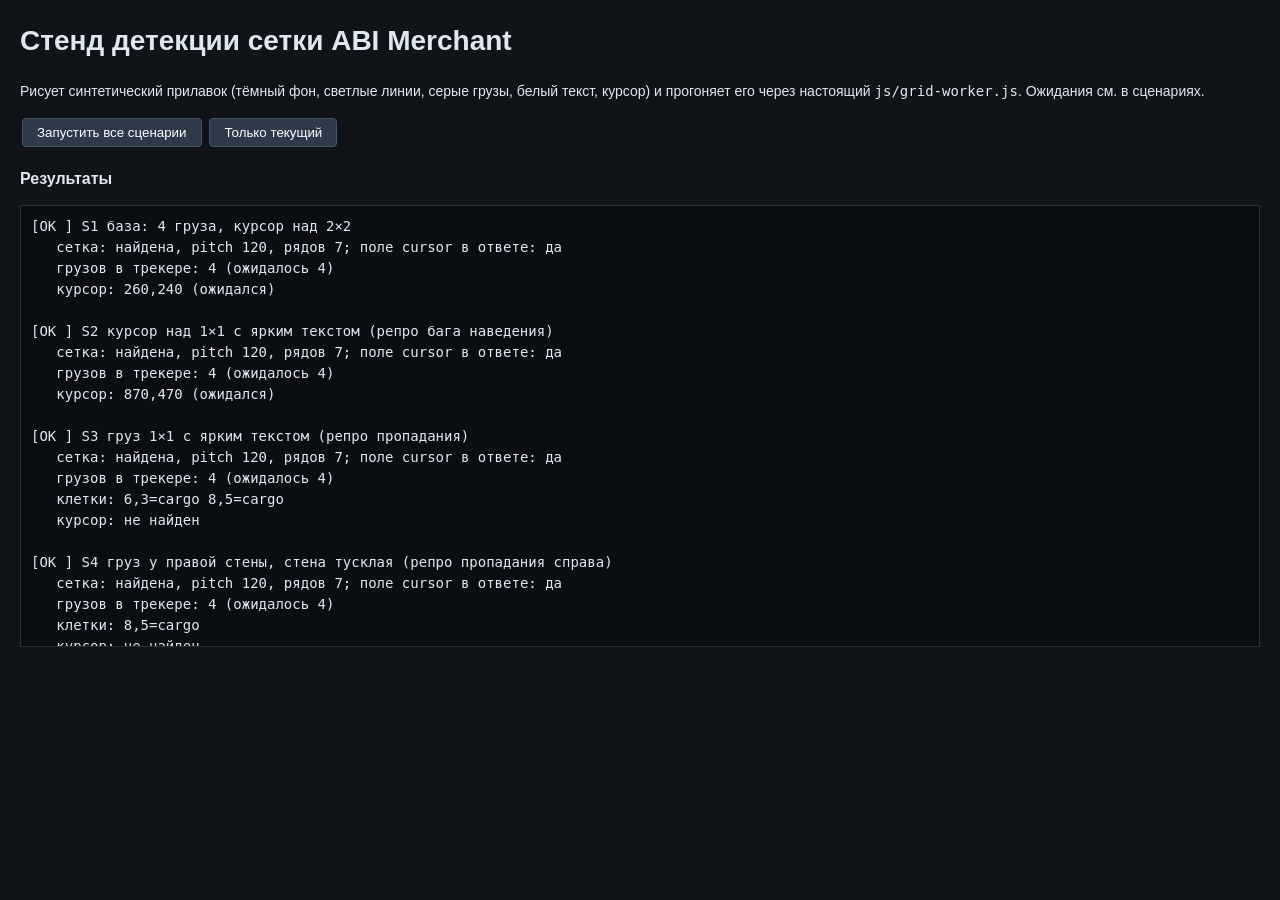
<file: grid-test.html>
<!doctype html>
<html lang="ru">
<head>
<meta charset="utf-8">
<meta name="robots" content="noindex, nofollow">
<title>Стенд детекции сетки (разработческий)</title>
<style>
  body { background: #101418; color: #dfe8f2; font: 14px/1.5 "Segoe UI", sans-serif; margin: 20px; }
  button { background: #2c3a4a; color: #fff; border: 1px solid #456; padding: 6px 14px; margin: 2px; cursor: pointer; border-radius: 4px; }
  button:hover { background: #38506a; }
  pre { background: #0a0e12; border: 1px solid #233; padding: 10px; max-height: 420px; overflow: auto; white-space: pre-wrap; }
  .ok { color: #7ee787; } .bad { color: #ff7b72; } .warn { color: #e8c46b; }
  canvas { display: none; }
  h2 { font-size: 16px; margin: 18px 0 6px; }
</style>
</head>
<body>
<h1>Стенд детекции сетки ABI Merchant</h1>
<p>Рисует синтетический прилавок (тёмный фон, светлые линии, серые грузы, белый текст, курсор) и прогоняет его через настоящий <code>js/grid-worker.js</code>. Ожидания см. в сценариях.</p>
<button id="run">Запустить все сценарии</button>
<button id="one">Только текущий</button>
<h2>Результаты</h2>
<pre id="out">—</pre>
<canvas id="cv" width="1600" height="1000"></canvas>

<script>
const W = 1600, H = 1000, GRID_COLS = 9;
const out = document.getElementById("out");
const cv = document.getElementById("cv");
const g = cv.getContext("2d", { willReadFrequently: true });

// ---- примитивы в стиле игры ----
const lum = (v) => `rgb(${v},${v},${v})`;
function vline(x, y0, y1, v) { g.fillStyle = lum(v); g.fillRect(x - 1, y0, 2, y1 - y0); }
function hline(y, x0, x1, v) { g.fillStyle = lum(v); g.fillRect(x0, y - 1, x1 - x0, 2); }
// груз: серая заливка + иконка посередине (серый блок 25..125, ~25% площади)
function cargoCell(x0, y0, x1, y1) {
  g.fillStyle = lum(38); g.fillRect(x0 + 3, y0 + 3, x1 - x0 - 6, y1 - y0 - 6);
  const iw = (x1 - x0) * 0.5, ih = (y1 - y0) * 0.5;
  const cx = (x0 + x1) / 2, cy = (y0 + y1) / 2;
  g.fillStyle = lum(70);
  g.fillRect(cx - iw / 2, cy - ih / 2, iw, ih);
}
// подпись типа: белый текст, обрезанный по клетке. cover=1 — текст почти на всю клетку
function labelText(x0, y0, x1, y1, cover, bright) {
  const w = x1 - x0, h = y1 - y0;
  g.save();
  g.beginPath(); g.rect(x0 + 2, y0 + 2, w - 4, h - 4); g.clip();
  const fs = cover ? Math.min(34, h * 0.36) : Math.min(24, h * 0.2);
  g.font = `bold ${fs}px sans-serif`;
  g.fillStyle = lum(bright);
  const tx = x0 + w * 0.06, ty = y0 + fs + 4;
  g.fillText(cover ? "Загадочный" : "Загадочный", tx, ty);
  if (cover) g.fillText("груз 70к", tx, ty + fs);
  g.restore();
}
// курсор-стрелка Windows: белая заливка, размер scale
function cursorArrow(px, py, scale = 1) {
  g.fillStyle = "#f0f0f0";
  const rows = [1,2,3,4,5,6,7,8,9,10,11,12,8,6,4,4,4,4,4];
  let y = py;
  for (const w of rows) {
    const ww = Math.max(1, Math.round(w * scale));
    g.fillRect(px, y, ww, Math.max(1, Math.round(1 * scale)));
    y += Math.max(1, Math.round(1 * scale));
  }
  return { w: 12 * scale, h: y - py };
}
// плашка подсказки: чёрный прямоугольник с белой рамкой и текстом
function tooltip(x0, y0, x1, y1) {
  g.fillStyle = "#000"; g.fillRect(x0, y0, x1 - x0, y1 - y0);
  g.strokeStyle = "#e8e8e8"; g.lineWidth = 2; g.strokeRect(x0 + 1, y0 + 1, x1 - x0 - 2, y1 - y0 - 2);
  g.fillStyle = "#e0e0e0"; g.font = "24px sans-serif";
  g.fillText("Загадочный груз", x0 + 14, y0 + 34);
  g.fillText("70 000", x0 + 14, y0 + 66);
}

// ---- каркас прилавка ----
// pitch=120, 9 колонок; cargos: {"q,r": [w,h, {text?, cover?, bright?}]}
function drawStand({ x0 = 140, y0 = 90, pitch = 120, rows = 7, cargos = {}, rightWallDim = null, labels = true }) {
  g.fillStyle = "#060606"; g.fillRect(0, 0, W, H);
  const xs = Array.from({ length: GRID_COLS + 1 }, (_, k) => x0 + k * pitch);
  const ys = Array.from({ length: rows + 1 }, (_, k) => y0 + k * pitch);
  for (let k = 0; k <= GRID_COLS; k++) {
    let v = 62;
    if (rightWallDim && k === GRID_COLS) {
      // правая стена яркая везде, кроме диапазона rightWallDim (там тусклая)
      vline(xs[k], ys[0], rightWallDim.y0, 62);
      g.fillStyle = lum(8); g.fillRect(xs[k] - 1, rightWallDim.y0, 2, rightWallDim.y1 - rightWallDim.y0);
      vline(xs[k], rightWallDim.y1, ys[rows], 62);
      continue;
    }
    vline(xs[k], ys[0], ys[rows], v);
  }
  for (let k = 0; k <= rows; k++) hline(ys[k], xs[0], xs[GRID_COLS], 62);
  const occ = new Set();
  for (const [key, spec] of Object.entries(cargos)) {
    const [q, r] = key.split(",").map(Number);
    const [w, h] = spec;
    for (let dq = 0; dq < w; dq++) for (let dr = 0; dr < h; dr++) occ.add(`${q + dq},${r + dr}`);
    const cx0 = xs[q], cy0 = ys[r], cx1 = xs[q + w], cy1 = ys[r + h];
    cargoCell(cx0, cy0, cx1, cy1);
    if (labels) labelText(cx0, cy0, cx1, cy1, spec.cover, spec.bright ?? 180);
  }
  // пустые клетки: подписи, как в игре (нужны для panelScore)
  for (let r = 0; r < rows; r++) for (let q = 0; q < GRID_COLS; q++) {
    if (occ.has(`${q},${r}`)) continue;
    if (labels) labelText(xs[q], ys[r], xs[q + 1], ys[r + 1], false, 180);
  }
  return { xs, ys, pitch, rows };
}

// ---- прогон через воркер ----
let seq = 0;
function askWorker(bitmap) {
  return new Promise((resolve) => {
    const id = ++seq;
    const t = setTimeout(() => resolve(null), 5000);
    wk.onmessage = ({ data }) => {
      if (data.id !== id) return;
      clearTimeout(t);
      resolve(data.det);
    };
    wk.postMessage({ id, bitmap }, [bitmap]);
  });
}
async function detect() {
  const bitmap = await createImageBitmap(cv);
  return askWorker(bitmap);
}

// ---- сценарии ----
const SCENARIOS = [];
function scenario(name, expect, draw, debugCells) { SCENARIOS.push({ name, expect, draw, debugCells }); }

// S1: база — грузы без яркого текста, курсор над 2×2
scenario("S1 база: 4 груза, курсор над 2×2", { cargos: 4, cursor: true }, () => {
  drawStand({ cargos: {
    "0,0": [2, 2], "3,1": [2, 2], "6,3": [1, 1], "8,5": [1, 1],
  } });
  cursorArrow(260, 240); // внутри груза 0,0 (x0=140+pitch120 → клетка 0,0: 140..380, 90..330)
});

// S2: курсор над 1×1 с ярким текстом почти на всю клетку
scenario("S2 курсор над 1×1 с ярким текстом (репро бага наведения)", { cargos: 4, cursor: true }, () => {
  drawStand({ cargos: {
    "0,0": [2, 2], "3,1": [2, 2], "6,3": [1, 1, { cover: 1, bright: 230 }], "8,5": [1, 1],
  } });
  // курсор в центр клетки 6,3: x = 140+6*120+10=870, y = 90+3*120+30=480
  cursorArrow(870, 470);
});

// S3: 1×1 с ярким текстом почти на всю клетку — виден ли груз вообще
scenario("S3 груз 1×1 с ярким текстом (репро пропадания)", { cargos: 4, cursor: null }, () => {
  drawStand({ cargos: {
    "0,0": [2, 2], "3,1": [2, 2], "6,3": [1, 1, { cover: 1, bright: 230 }], "8,5": [1, 1],
  } });
}, [[6, 3], [8, 5]]);

// S4: правая колонка, правая стена тусклая в зоне груза
scenario("S4 груз у правой стены, стена тусклая (репро пропадания справа)", { cargos: 4, cursor: null }, () => {
  drawStand({
    cargos: { "0,0": [2, 2], "3,1": [2, 2], "6,3": [1, 1], "8,5": [1, 1] },
    rightWallDim: { y0: 90 + 5 * 120 + 6, y1: 90 + 6 * 120 - 6 }, // диапазон груза 8,5
  });
}, [[8, 5]]);

// S5: много яркого текста по всей сетке + курсор над 2×2
scenario("S5 яркий текст везде (170+), курсор над 2×2", { cargos: 4, cursor: true }, () => {
  drawStand({ cargos: {
    "0,0": [2, 2, { bright: 210 }], "3,1": [2, 2, { bright: 210 }], "6,3": [1, 1, { bright: 210 }], "8,5": [1, 1, { bright: 210 }],
  } });
  cursorArrow(260, 240);
});

// S6: пустая сетка — сетка должна найтись, грузов 0
scenario("S6 пустой прилавок", { cargos: 0, cursor: null }, () => {
  drawStand({ cargos: {} });
});

// S7: 1×1 с текстом обычной яркости (180) — как в игре обычно
scenario("S7 1×1 обычный текст (180)", { cargos: 4, cursor: null }, () => {
  drawStand({ cargos: { "0,0": [2, 2], "3,1": [2, 2], "6,3": [1, 1], "8,5": [1, 1] } });
}, [[6, 3], [8, 5]]);

// S8: сетка у правого края кадра
scenario("S8 прилавок прижат к правому краю кадра", { cargos: 3, cursor: null }, () => {
  drawStand({ x0: 1600 - 120 * 9 - 20, cargos: { "0,0": [2, 2], "3,1": [2, 2], "7,4": [1, 1] } });
});

// ---- проверка ----
function summarize(det) {
  if (!det) return { grid: false };
  const cargos = (det.cargos || []).map(c => ({ q: c.q, r: c.r, w: c.w, h: c.h, partial: !!c.partial }));
  return { grid: true, pitch: Math.round(det.pitch), rows: det.rows, cursor: det.cursor ?? null, cargos, cells: det.cells, cursorFieldPresent: "cursor" in det };
}

async function runAll() {
  out.textContent = "";
  const lines = [];
  let pass = 0, fail = 0;
  for (const s of SCENARIOS) {
    s.draw();
    const det = await detect();
    const sum = summarize(det);
    const gotCargos = sum.cargos ? sum.cargos.filter(c => !c.partial).length : 0;
    const gotCursor = !!(sum.cursor && sum.cursor.x != null);
    const okCargo = gotCargos === s.expect.cargos;
    const okCursor = s.expect.cursor == null ? true : gotCursor === s.expect.cursor;
    const ok = okCargo && okCursor;
    ok ? pass++ : fail++;
    lines.push(`[${ok ? "OK " : "FAIL"}] ${s.name}`);
    lines.push(`   сетка: ${sum.grid ? `найдена, pitch ${sum.pitch}, рядов ${sum.rows}` : "НЕ найдена"}; поле cursor в ответе: ${sum.cursorFieldPresent ? "да" : "НЕТ (потеряно воркером)"}`);
    lines.push(`   грузов в трекере: ${gotCargos} (ожидалось ${s.expect.cargos})${sum.cargos && sum.cargos.length !== gotCargos ? `, partial: ${sum.cargos.filter(c => c.partial).map(c => `${c.q},${c.r} ${c.w}x${c.h}`).join("; ")}` : ""}`);
    if (sum.cells && s.debugCells) {
      const kinds = s.debugCells.map(([q, r]) => `${q},${r}=${sum.cells[r]?.[q] ?? "?"}`).join(" ");
      lines.push(`   клетки: ${kinds}`);
    }
    lines.push(`   курсор: ${gotCursor ? `${sum.cursor.x},${sum.cursor.y}` : "не найден"}${s.expect.cursor === true ? " (ожидался)" : ""}`);
    lines.push("");
  }
  lines.push(`ИТОГО: ${pass} OK, ${fail} FAIL`);
  out.textContent = lines.join("\n");
}
document.getElementById("run").onclick = runAll;
document.getElementById("one").onclick = runAll;

const wk = new Worker("js/grid-worker.js?v=" + Date.now(), { type: "module" });
runAll();
</script>
</body>
</html>
</file>
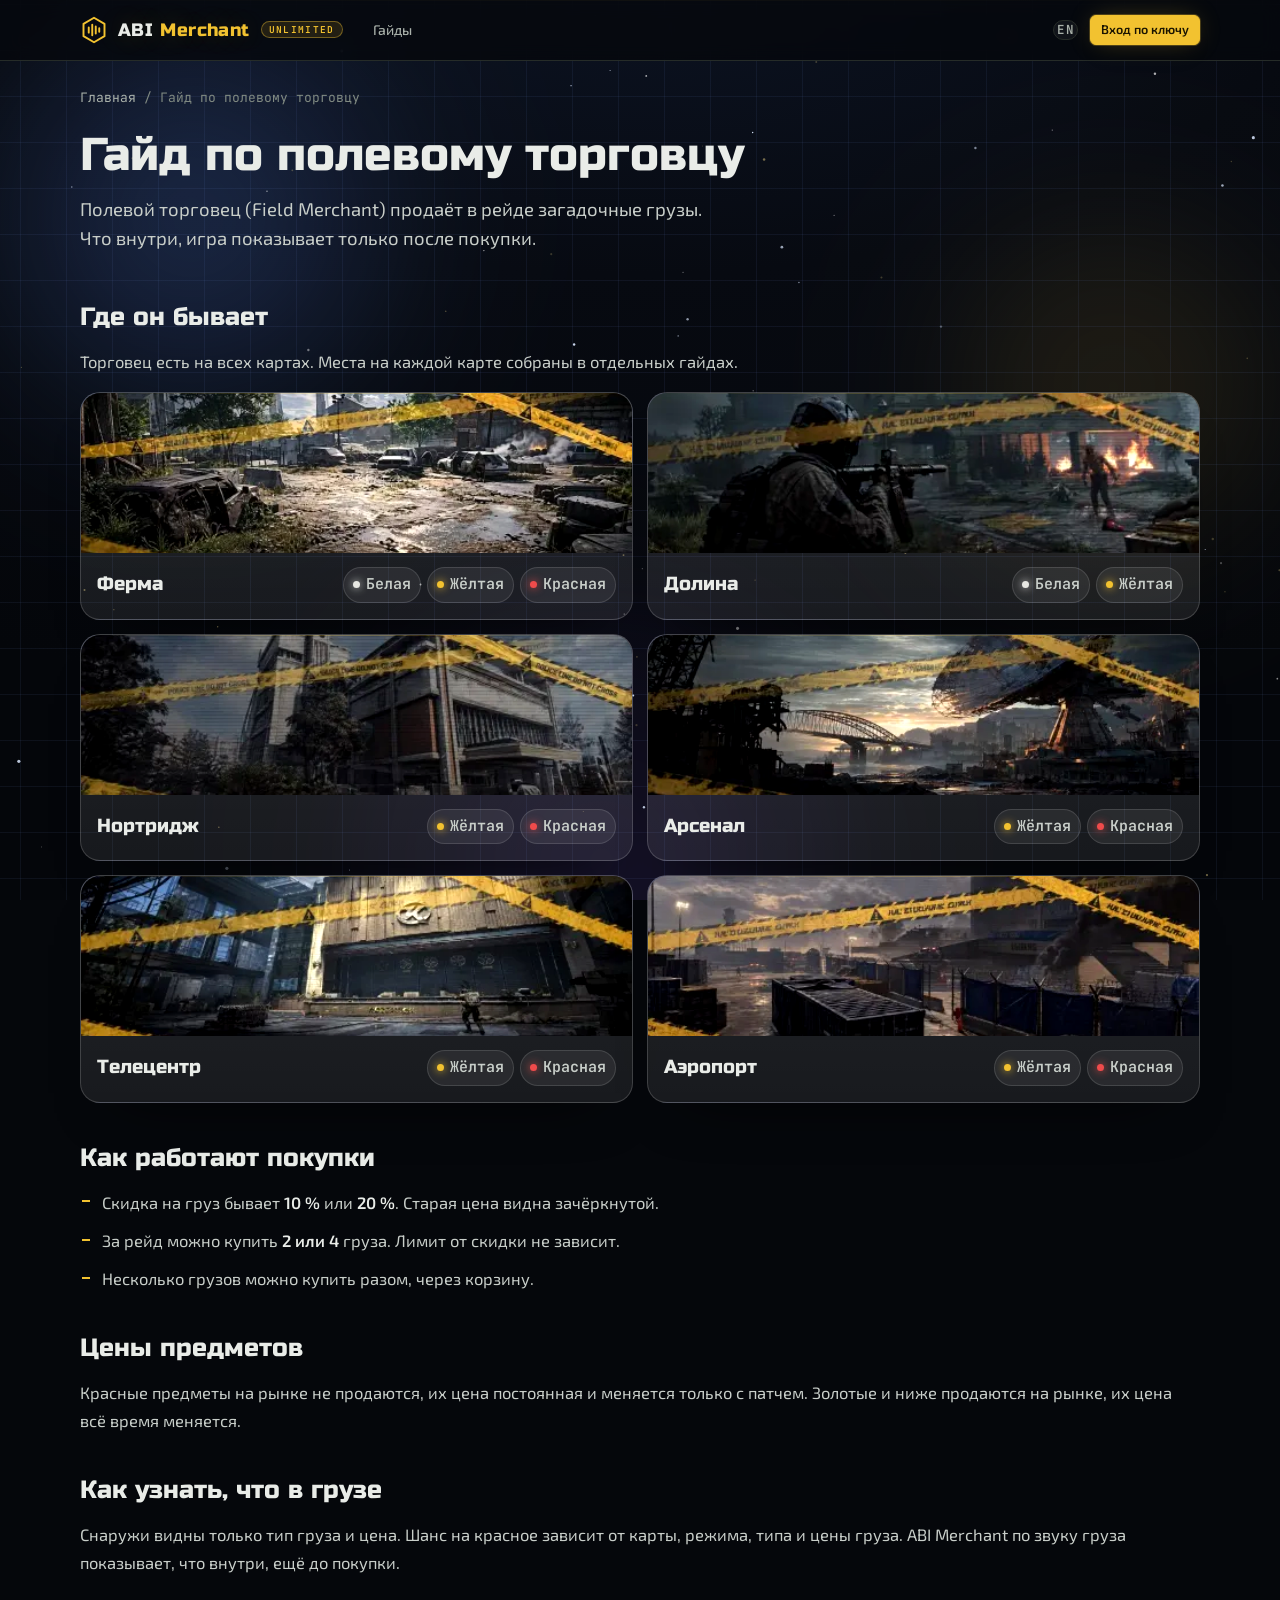
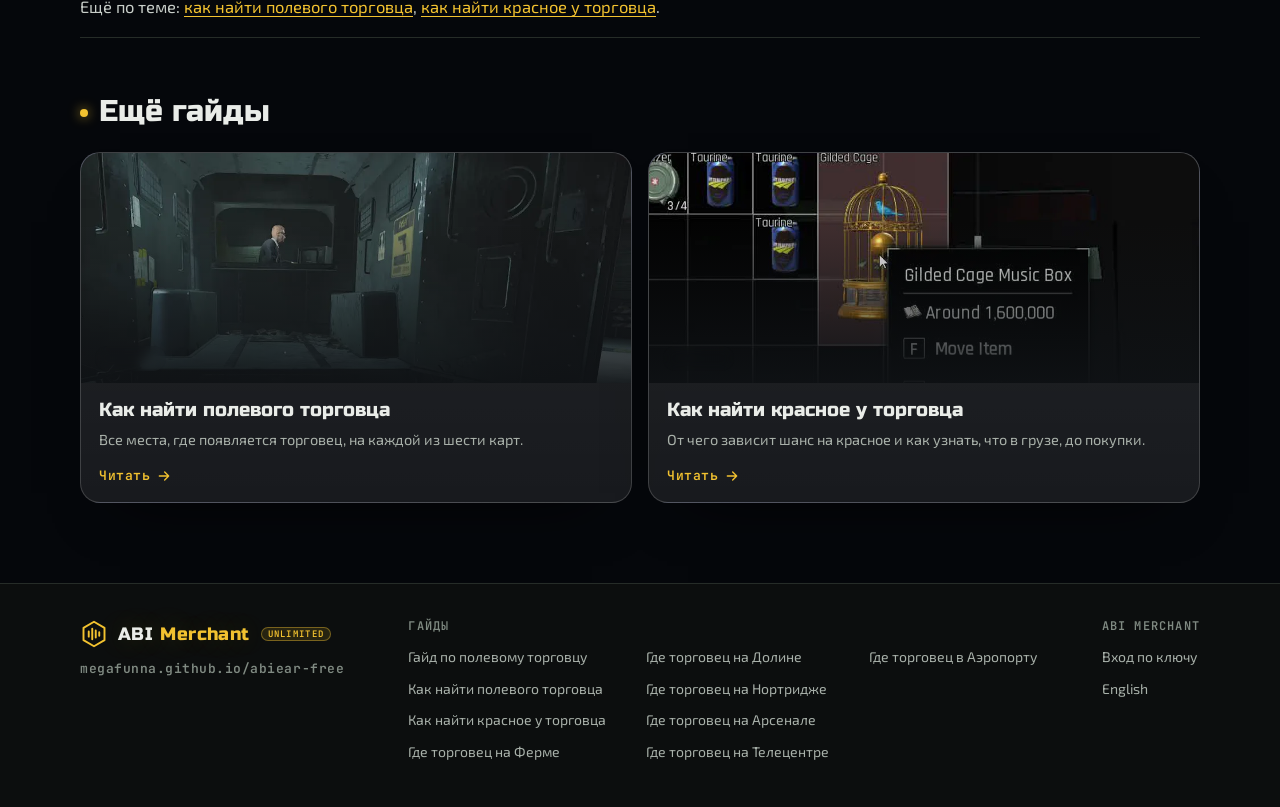
<file: pages/gajd-po-torgovcu.html>
<!doctype html>
<html lang="ru" translate="no">
<head>
  <meta charset="utf-8">
  <meta name="viewport" content="width=device-width, initial-scale=1">
  <meta name="robots" content="index, follow, max-image-preview:large">
  <title>Гайд по полевому торговцу ABI · ABI Merchant</title>
  <meta name="description" content="Полевой торговец в Arena Breakout: Infinite: на каких картах и режимах он есть, как работают скидки и лимит покупок, как узнать, что в грузе.">
  <meta name="theme-color" content="#0b0d0c">
  <meta property="og:type" content="website">
  <meta property="og:site_name" content="ABI Merchant UNLIMITED">
  <meta property="og:locale" content="ru_RU">
  <meta property="og:url" content="https://megafunna.github.io/abiear-free/gajd-po-torgovcu.html">
  <meta property="og:title" content="Гайд по полевому торговцу ABI · ABI Merchant">
  <meta property="og:description" content="Полевой торговец в Arena Breakout: Infinite: на каких картах и режимах он есть, как работают скидки и лимит покупок, как узнать, что в грузе.">
  <meta property="og:image" content="https://megafunna.github.io/abiear-free/og/og-gajd-po-torgovcu.png">
  <meta property="og:image:width" content="1200">
  <meta property="og:image:height" content="630">
  <meta property="og:image:secure_url" content="https://megafunna.github.io/abiear-free/og/og-gajd-po-torgovcu.png">
  <meta property="og:image:type" content="image/png">
  <meta name="twitter:card" content="summary_large_image">
  <meta name="twitter:title" content="Гайд по полевому торговцу ABI · ABI Merchant">
  <meta name="twitter:description" content="Полевой торговец в Arena Breakout: Infinite: на каких картах и режимах он есть, как работают скидки и лимит покупок, как узнать, что в грузе.">
  <meta name="twitter:image" content="https://megafunna.github.io/abiear-free/og/og-gajd-po-torgovcu.png">
  <link rel="icon" href="data:image/svg+xml,%3Csvg xmlns='http://www.w3.org/2000/svg' viewBox='0 0 32 32'%3E%3Cpath d='M16 2 28 9v14l-12 7-12-7V9z' fill='%230b0d0c' stroke='%23f2c230' stroke-width='2.5'/%3E%3Cpath d='M10 13v6M14 10v12M18 12v8M22 14v4' stroke='%23f2c230' stroke-width='2.5' stroke-linecap='round'/%3E%3C/svg%3E">
  <link rel="stylesheet" href="../fonts/fonts.css">
  <link rel="stylesheet" href="../css/style.css">
  <link rel="stylesheet" href="../css/site.css">
  <link rel="stylesheet" href="../css/gate.css">
  <script src="../js/lang.js"></script>
</head>
<body class="site s-guide space">
<div class="space-bg" aria-hidden="true">
  <span class="space-neb n1"></span><span class="space-neb n2"></span><span class="space-neb n3"></span>
  <span class="space-grid"></span>
  <canvas class="space-stars"></canvas>
</div>
<header class="s-nav"><div class="s-nav-in">
  <a class="brand" href="../gate.html"><svg class="brand-mark" viewBox="0 0 32 32" aria-hidden="true"><path d="M16 2 28 9v14l-12 7-12-7V9z" fill="none" stroke="currentColor" stroke-width="2.2" stroke-linejoin="round"/><path d="M10 13v6M14 10v12M18 12v8M22 14v4" stroke="currentColor" stroke-width="2.2" stroke-linecap="round"/></svg><span class="brand-name">ABI <b>Merchant</b> <span class="brand-suffix">Unlimited</span></span></a>
  <nav class="s-links" aria-label="Гайды" data-en-aria-label="Guides">
    <a href="../pages/gajd-po-torgovcu.html" data-en="Guides">Гайды</a>
  </nav>
  <button class="s-lang" type="button" data-lang-switch>EN</button>
  <a class="btn small primary s-signin" href="../gate.html#signin"><span data-en="Sign in with key">Вход по ключу</span></a>
</div></header>
<main class="s-main s-article">
<nav class="s-crumbs" aria-label="breadcrumbs"><a href="../gate.html">Главная</a><span>/</span><span aria-current="page">Гайд по полевому торговцу</span></nav>
<article>
  <header class="s-art-head"><h1>Гайд по полевому торговцу</h1><p class="s-lead">Полевой торговец (Field Merchant) продаёт в рейде загадочные грузы. Что внутри, игра показывает только после покупки.</p></header>
  <div class="s-prose">
<h2>Где он бывает</h2>
<p>Торговец есть на всех картах. Места на каждой карте собраны в отдельных гайдах.</p>
<ul class="s-maps"><li><a class="s-map" href="../pages/torgovec/farm.html"><img src="../img/maps/farm-lockdown-sm.webp" alt="" loading="lazy" width="480" height="160">
      <span class="s-map-body"><span class="s-map-name">Ферма</span><ul class="s-modes"><li class="m-white">Белая</li><li class="m-yellow">Жёлтая</li><li class="m-red">Красная</li></ul></span>
      </a></li><li><a class="s-map" href="../pages/torgovec/valley.html"><img src="../img/maps/valley-lockdown-sm.webp" alt="" loading="lazy" width="480" height="160">
      <span class="s-map-body"><span class="s-map-name">Долина</span><ul class="s-modes"><li class="m-white">Белая</li><li class="m-yellow">Жёлтая</li></ul></span>
      </a></li><li><a class="s-map" href="../pages/torgovec/northridge.html"><img src="../img/maps/northridge-lockdown-sm.webp" alt="" loading="lazy" width="480" height="160">
      <span class="s-map-body"><span class="s-map-name">Нортридж</span><ul class="s-modes"><li class="m-yellow">Жёлтая</li><li class="m-red">Красная</li></ul></span>
      </a></li><li><a class="s-map" href="../pages/torgovec/armory.html"><img src="../img/maps/armory-lockdown-sm.webp" alt="" loading="lazy" width="480" height="160">
      <span class="s-map-body"><span class="s-map-name">Арсенал</span><ul class="s-modes"><li class="m-yellow">Жёлтая</li><li class="m-red">Красная</li></ul></span>
      </a></li><li><a class="s-map" href="../pages/torgovec/tvstation.html"><img src="../img/maps/tvstation-lockdown-sm.webp" alt="" loading="lazy" width="480" height="160">
      <span class="s-map-body"><span class="s-map-name">Телецентр</span><ul class="s-modes"><li class="m-yellow">Жёлтая</li><li class="m-red">Красная</li></ul></span>
      </a></li><li><a class="s-map" href="../pages/torgovec/airport.html"><img src="../img/maps/airport-lockdown-sm.webp" alt="" loading="lazy" width="480" height="160">
      <span class="s-map-body"><span class="s-map-name">Аэропорт</span><ul class="s-modes"><li class="m-yellow">Жёлтая</li><li class="m-red">Красная</li></ul></span>
      </a></li></ul>
<h2>Как работают покупки</h2>
<ul>
  <li>Скидка на груз бывает <b>10 %</b> или <b>20 %</b>. Старая цена видна зачёркнутой.</li>
  <li>За рейд можно купить <b>2 или 4</b> груза. Лимит от скидки не зависит.</li>
  <li>Несколько грузов можно купить разом, через корзину.</li>
</ul>
<h2>Цены предметов</h2>
<p>Красные предметы на рынке не продаются, их цена постоянная и меняется только с патчем. Золотые и ниже продаются на рынке, их цена всё время меняется.</p>
<h2>Как узнать, что в грузе</h2>
<p>Снаружи видны только тип груза и цена. Шанс на красное зависит от карты, режима, типа и цены груза. ABI Merchant по звуку груза показывает, что внутри, ещё до покупки.</p>
<p>Ещё по теме: <a href="../pages/kak-najti-torgovca.html">как найти полевого торговца</a>, <a href="../pages/krasnoe-u-torgovca.html">как найти красное у торговца</a>.</p></div>
</article>

<nav class="s-sec" aria-label="Ещё гайды"><h2 class="s-h2">Ещё гайды</h2><ul class="s-cards"><li><a href="../pages/kak-najti-torgovca.html">
    <span class="s-card-img"><img src="../img/site/covers/find.webp" alt="" loading="lazy" width="960" height="400"><span class="s-card-tag"><svg class="i" viewBox="0 0 24 24" aria-hidden="true"><path d="M12 22s7-6.2 7-12a7 7 0 0 0-14 0c0 5.8 7 12 7 12z"/><circle cx="12" cy="10" r="2.5"/></svg>Гайд</span></span>
    <div class="s-card-body"><h3>Как найти полевого торговца</h3><p>Все места, где появляется торговец, на каждой из шести карт.</p><span class="s-card-more">Читать<svg class="i" viewBox="0 0 24 24" aria-hidden="true"><path d="M5 12h14M13 6l6 6-6 6"/></svg></span></div>
  </a></li><li><a href="../pages/krasnoe-u-torgovca.html">
    <span class="s-card-img"><img src="../img/site/covers/red.webp" alt="" loading="lazy" width="960" height="400"><span class="s-card-tag"><svg class="i" viewBox="0 0 24 24" aria-hidden="true"><circle cx="12" cy="12" r="9"/><circle cx="12" cy="12" r="4"/><path d="M12 1v4M12 19v4M1 12h4M19 12h4"/></svg>Гайд</span></span>
    <div class="s-card-body"><h3>Как найти красное у торговца</h3><p>От чего зависит шанс на красное и как узнать, что в грузе, до покупки.</p><span class="s-card-more">Читать<svg class="i" viewBox="0 0 24 24" aria-hidden="true"><path d="M5 12h14M13 6l6 6-6 6"/></svg></span></div>
  </a></li></ul></nav>
</main>
<footer class="s-foot"><div class="s-foot-in">
  <div class="s-foot-brand"><a class="brand" href="../gate.html"><svg class="brand-mark" viewBox="0 0 32 32" aria-hidden="true"><path d="M16 2 28 9v14l-12 7-12-7V9z" fill="none" stroke="currentColor" stroke-width="2.2" stroke-linejoin="round"/><path d="M10 13v6M14 10v12M18 12v8M22 14v4" stroke="currentColor" stroke-width="2.2" stroke-linecap="round"/></svg><span class="brand-name">ABI <b>Merchant</b> <span class="brand-suffix">Unlimited</span></span></a><p class="s-foot-domain">megafunna.github.io/abiear-free</p></div>
  <nav class="s-foot-col" aria-label="Гайды" data-en-aria-label="Guides"><h2 data-en="Guides">Гайды</h2><div class="s-foot-guides">
    <a href="../pages/gajd-po-torgovcu.html" data-en="Field Merchant guide">Гайд по полевому торговцу</a>
    <a href="../pages/kak-najti-torgovca.html" data-en="How to find the Field Merchant">Как найти полевого торговца</a>
    <a href="../pages/krasnoe-u-torgovca.html" data-en="How to get red items from the merchant">Как найти красное у торговца</a>
    <a href="../pages/torgovec/farm.html" data-en="Field Merchant on Farm">Где торговец на Ферме</a>
    <a href="../pages/torgovec/valley.html" data-en="Field Merchant on Valley">Где торговец на Долине</a>
    <a href="../pages/torgovec/northridge.html" data-en="Field Merchant on Northridge">Где торговец на Нортридже</a>
    <a href="../pages/torgovec/armory.html" data-en="Field Merchant on Armory">Где торговец на Арсенале</a>
    <a href="../pages/torgovec/tvstation.html" data-en="Field Merchant at TV Station">Где торговец на Телецентре</a>
    <a href="../pages/torgovec/airport.html" data-en="Field Merchant at Airport">Где торговец в Аэропорту</a>
  </div></nav>
  <nav class="s-foot-col" aria-label="ABI Merchant Unlimited"><h2>ABI Merchant</h2>
    <a href="../gate.html#signin" data-en="Sign in with key">Вход по ключу</a>
    <a href="#" data-lang-switch>English</a>
  </nav>
</div></footer>

<script>
  // космический фон: звёзды на канвасе. Тихий режим — если в системе включено
  // «уменьшить движение», рисуем один статичный кадр и не крутим анимацию.
  (() => {
    const cv = document.querySelector(".space-stars");
    if (!cv) return;
    const ctx = cv.getContext("2d");
    const reduce = matchMedia("(prefers-reduced-motion: reduce)").matches;
    const DPR = Math.min(devicePixelRatio || 1, 2);
    let w = 0, h = 0, stars = [], raf = 0;

    function resize() {
      w = cv.clientWidth; h = cv.clientHeight;
      cv.width = Math.round(w * DPR); cv.height = Math.round(h * DPR);
      ctx.setTransform(DPR, 0, 0, DPR, 0, 0);
      const n = Math.min(150, Math.round((w * h) / 11000));
      stars = Array.from({ length: n }, () => ({
        x: Math.random() * w,
        y: Math.random() * h,
        z: 0.25 + Math.random() * 0.75,          // глубина: размер, яркость и скорость
        r: 0.4 + Math.random() * 1.1,
        p: Math.random() * 6.283,                // фаза мерцания
        s: 0.3 + Math.random() * 0.9             // своя скорость мерцания
      }));
      if (reduce) draw(0);
    }

    function draw(t) {
      ctx.clearRect(0, 0, w, h);
      for (const st of stars) {
        const y = reduce ? st.y : (st.y + t * 0.004 * st.z) % (h + 4);
        const a = reduce ? 0.7 * st.z
                         : (0.35 + 0.65 * Math.abs(Math.sin(t * 0.0009 * st.s + st.p))) * st.z;
        ctx.globalAlpha = Math.min(1, a);
        ctx.fillStyle = st.z > 0.78 ? "#dbe8ff" : (st.z > 0.55 ? "#ffffff" : "#f2d98a");
        ctx.beginPath();
        ctx.arc(st.x, y, st.r * (0.6 + st.z * 0.6), 0, 6.2832);
        ctx.fill();
      }
      ctx.globalAlpha = 1;
    }

    function loop(t) { draw(t); raf = requestAnimationFrame(loop); }
    function start() { if (!raf && !reduce) raf = requestAnimationFrame(loop); }
    function stop() { if (raf) { cancelAnimationFrame(raf); raf = 0; } }

    addEventListener("resize", resize, { passive: true });
    addEventListener("orientationchange", resize);
    document.addEventListener("visibilitychange", () => (document.hidden ? stop() : start()));

    resize();
    start();
  })();
</script>
</body>
</html>
</file>
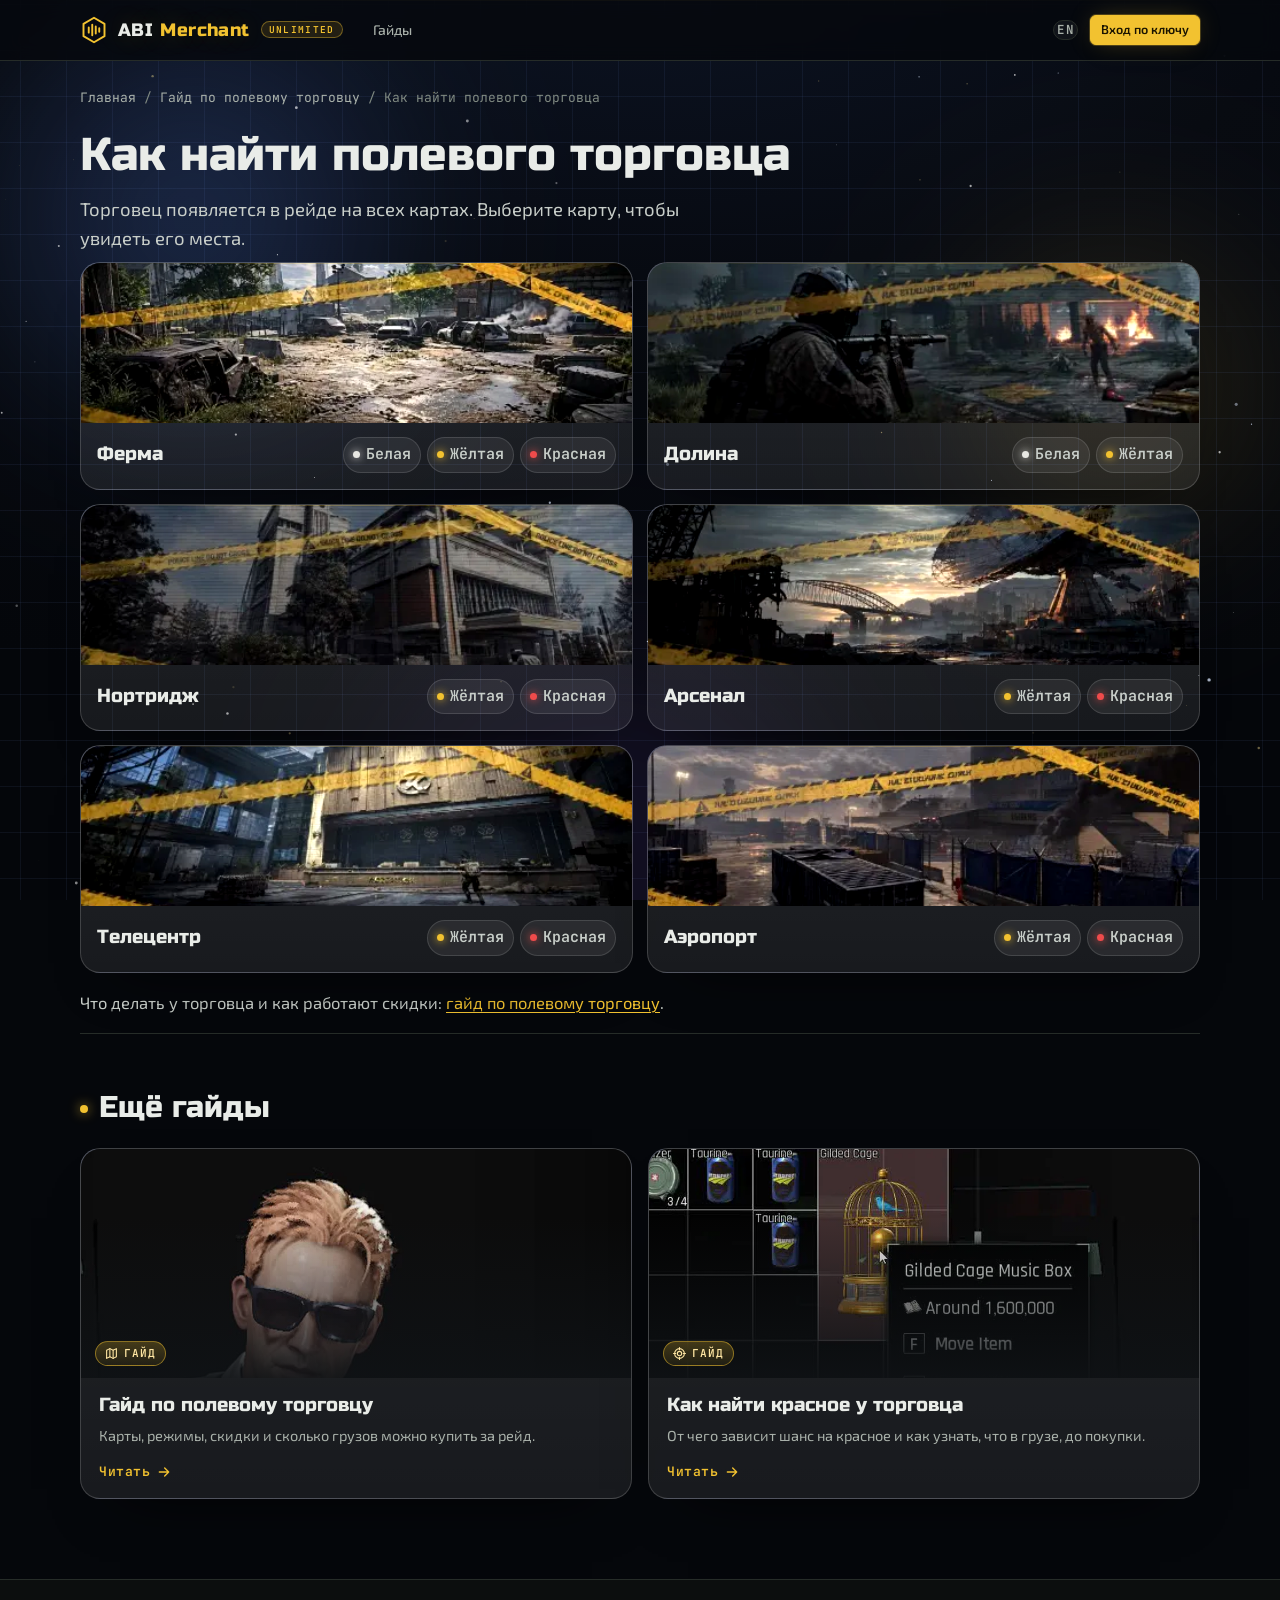
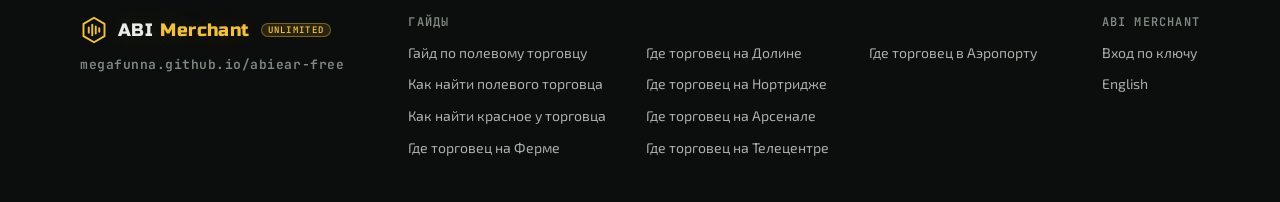
<file: pages/kak-najti-torgovca.html>
<!doctype html>
<html lang="ru" translate="no">
<head>
  <meta charset="utf-8">
  <meta name="viewport" content="width=device-width, initial-scale=1">
  <meta name="robots" content="index, follow, max-image-preview:large">
  <title>Как найти полевого торговца в ABI · ABI Merchant</title>
  <meta name="description" content="Где искать полевого торговца в Arena Breakout: Infinite на Ферме, Долине, Нортридже, Арсенале, Телецентре и в Аэропорту.">
  <meta name="theme-color" content="#0b0d0c">
  <meta property="og:type" content="website">
  <meta property="og:site_name" content="ABI Merchant UNLIMITED">
  <meta property="og:locale" content="ru_RU">
  <meta property="og:url" content="https://megafunna.github.io/abiear-free/kak-najti-torgovca.html">
  <meta property="og:title" content="Как найти полевого торговца в ABI · ABI Merchant">
  <meta property="og:description" content="Где искать полевого торговца в Arena Breakout: Infinite на Ферме, Долине, Нортридже, Арсенале, Телецентре и в Аэропорту.">
  <meta property="og:image" content="https://megafunna.github.io/abiear-free/og/og-kak-najti-torgovca.png">
  <meta property="og:image:width" content="1200">
  <meta property="og:image:height" content="630">
  <meta property="og:image:secure_url" content="https://megafunna.github.io/abiear-free/og/og-kak-najti-torgovca.png">
  <meta property="og:image:type" content="image/png">
  <meta name="twitter:card" content="summary_large_image">
  <meta name="twitter:title" content="Как найти полевого торговца в ABI · ABI Merchant">
  <meta name="twitter:description" content="Где искать полевого торговца в Arena Breakout: Infinite на Ферме, Долине, Нортридже, Арсенале, Телецентре и в Аэропорту.">
  <meta name="twitter:image" content="https://megafunna.github.io/abiear-free/og/og-kak-najti-torgovca.png">
  <link rel="icon" href="data:image/svg+xml,%3Csvg xmlns='http://www.w3.org/2000/svg' viewBox='0 0 32 32'%3E%3Cpath d='M16 2 28 9v14l-12 7-12-7V9z' fill='%230b0d0c' stroke='%23f2c230' stroke-width='2.5'/%3E%3Cpath d='M10 13v6M14 10v12M18 12v8M22 14v4' stroke='%23f2c230' stroke-width='2.5' stroke-linecap='round'/%3E%3C/svg%3E">
  <link rel="stylesheet" href="../fonts/fonts.css">
  <link rel="stylesheet" href="../css/style.css">
  <link rel="stylesheet" href="../css/site.css">
  <link rel="stylesheet" href="../css/gate.css">
  <script src="../js/lang.js"></script>
</head>
<body class="site s-guide space">
<div class="space-bg" aria-hidden="true">
  <span class="space-neb n1"></span><span class="space-neb n2"></span><span class="space-neb n3"></span>
  <span class="space-grid"></span>
  <canvas class="space-stars"></canvas>
</div>
<header class="s-nav"><div class="s-nav-in">
  <a class="brand" href="../gate.html"><svg class="brand-mark" viewBox="0 0 32 32" aria-hidden="true"><path d="M16 2 28 9v14l-12 7-12-7V9z" fill="none" stroke="currentColor" stroke-width="2.2" stroke-linejoin="round"/><path d="M10 13v6M14 10v12M18 12v8M22 14v4" stroke="currentColor" stroke-width="2.2" stroke-linecap="round"/></svg><span class="brand-name">ABI <b>Merchant</b> <span class="brand-suffix">Unlimited</span></span></a>
  <nav class="s-links" aria-label="Гайды" data-en-aria-label="Guides">
    <a href="../pages/gajd-po-torgovcu.html" data-en="Guides">Гайды</a>
  </nav>
  <button class="s-lang" type="button" data-lang-switch>EN</button>
  <a class="btn small primary s-signin" href="../gate.html#signin"><span data-en="Sign in with key">Вход по ключу</span></a>
</div></header>
<main class="s-main s-article">
<nav class="s-crumbs" aria-label="breadcrumbs"><a href="../gate.html">Главная</a><span>/</span><a href="../pages/gajd-po-torgovcu.html">Гайд по полевому торговцу</a><span>/</span><span aria-current="page">Как найти полевого торговца</span></nav>
<article>
  <header class="s-art-head"><h1>Как найти полевого торговца</h1><p class="s-lead">Торговец появляется в рейде на всех картах. Выберите карту, чтобы увидеть его места.</p></header>
  <div class="s-prose">
<ul class="s-maps"><li><a class="s-map" href="../pages/torgovec/farm.html"><img src="../img/maps/farm-lockdown-sm.webp" alt="" loading="lazy" width="480" height="160">
      <span class="s-map-body"><span class="s-map-name">Ферма</span><ul class="s-modes"><li class="m-white">Белая</li><li class="m-yellow">Жёлтая</li><li class="m-red">Красная</li></ul></span>
      </a></li><li><a class="s-map" href="../pages/torgovec/valley.html"><img src="../img/maps/valley-lockdown-sm.webp" alt="" loading="lazy" width="480" height="160">
      <span class="s-map-body"><span class="s-map-name">Долина</span><ul class="s-modes"><li class="m-white">Белая</li><li class="m-yellow">Жёлтая</li></ul></span>
      </a></li><li><a class="s-map" href="../pages/torgovec/northridge.html"><img src="../img/maps/northridge-lockdown-sm.webp" alt="" loading="lazy" width="480" height="160">
      <span class="s-map-body"><span class="s-map-name">Нортридж</span><ul class="s-modes"><li class="m-yellow">Жёлтая</li><li class="m-red">Красная</li></ul></span>
      </a></li><li><a class="s-map" href="../pages/torgovec/armory.html"><img src="../img/maps/armory-lockdown-sm.webp" alt="" loading="lazy" width="480" height="160">
      <span class="s-map-body"><span class="s-map-name">Арсенал</span><ul class="s-modes"><li class="m-yellow">Жёлтая</li><li class="m-red">Красная</li></ul></span>
      </a></li><li><a class="s-map" href="../pages/torgovec/tvstation.html"><img src="../img/maps/tvstation-lockdown-sm.webp" alt="" loading="lazy" width="480" height="160">
      <span class="s-map-body"><span class="s-map-name">Телецентр</span><ul class="s-modes"><li class="m-yellow">Жёлтая</li><li class="m-red">Красная</li></ul></span>
      </a></li><li><a class="s-map" href="../pages/torgovec/airport.html"><img src="../img/maps/airport-lockdown-sm.webp" alt="" loading="lazy" width="480" height="160">
      <span class="s-map-body"><span class="s-map-name">Аэропорт</span><ul class="s-modes"><li class="m-yellow">Жёлтая</li><li class="m-red">Красная</li></ul></span>
      </a></li></ul>
<p>Что делать у торговца и как работают скидки: <a href="../pages/gajd-po-torgovcu.html">гайд по полевому торговцу</a>.</p></div>
</article>

<nav class="s-sec" aria-label="Ещё гайды"><h2 class="s-h2">Ещё гайды</h2><ul class="s-cards"><li><a href="../pages/gajd-po-torgovcu.html">
    <span class="s-card-img"><img src="../img/site/covers/hub.webp" alt="" loading="lazy" width="960" height="400"><span class="s-card-tag"><svg class="i" viewBox="0 0 24 24" aria-hidden="true"><path d="M9 3 3 6v15l6-3 6 3 6-3V3l-6 3z"/><path d="M9 3v15M15 6v15"/></svg>Гайд</span></span>
    <div class="s-card-body"><h3>Гайд по полевому торговцу</h3><p>Карты, режимы, скидки и сколько грузов можно купить за рейд.</p><span class="s-card-more">Читать<svg class="i" viewBox="0 0 24 24" aria-hidden="true"><path d="M5 12h14M13 6l6 6-6 6"/></svg></span></div>
  </a></li><li><a href="../pages/krasnoe-u-torgovca.html">
    <span class="s-card-img"><img src="../img/site/covers/red.webp" alt="" loading="lazy" width="960" height="400"><span class="s-card-tag"><svg class="i" viewBox="0 0 24 24" aria-hidden="true"><circle cx="12" cy="12" r="9"/><circle cx="12" cy="12" r="4"/><path d="M12 1v4M12 19v4M1 12h4M19 12h4"/></svg>Гайд</span></span>
    <div class="s-card-body"><h3>Как найти красное у торговца</h3><p>От чего зависит шанс на красное и как узнать, что в грузе, до покупки.</p><span class="s-card-more">Читать<svg class="i" viewBox="0 0 24 24" aria-hidden="true"><path d="M5 12h14M13 6l6 6-6 6"/></svg></span></div>
  </a></li></ul></nav>
</main>
<footer class="s-foot"><div class="s-foot-in">
  <div class="s-foot-brand"><a class="brand" href="../gate.html"><svg class="brand-mark" viewBox="0 0 32 32" aria-hidden="true"><path d="M16 2 28 9v14l-12 7-12-7V9z" fill="none" stroke="currentColor" stroke-width="2.2" stroke-linejoin="round"/><path d="M10 13v6M14 10v12M18 12v8M22 14v4" stroke="currentColor" stroke-width="2.2" stroke-linecap="round"/></svg><span class="brand-name">ABI <b>Merchant</b> <span class="brand-suffix">Unlimited</span></span></a><p class="s-foot-domain">megafunna.github.io/abiear-free</p></div>
  <nav class="s-foot-col" aria-label="Гайды" data-en-aria-label="Guides"><h2 data-en="Guides">Гайды</h2><div class="s-foot-guides">
    <a href="../pages/gajd-po-torgovcu.html" data-en="Field Merchant guide">Гайд по полевому торговцу</a>
    <a href="../pages/kak-najti-torgovca.html" data-en="How to find the Field Merchant">Как найти полевого торговца</a>
    <a href="../pages/krasnoe-u-torgovca.html" data-en="How to get red items from the merchant">Как найти красное у торговца</a>
    <a href="../pages/torgovec/farm.html" data-en="Field Merchant on Farm">Где торговец на Ферме</a>
    <a href="../pages/torgovec/valley.html" data-en="Field Merchant on Valley">Где торговец на Долине</a>
    <a href="../pages/torgovec/northridge.html" data-en="Field Merchant on Northridge">Где торговец на Нортридже</a>
    <a href="../pages/torgovec/armory.html" data-en="Field Merchant on Armory">Где торговец на Арсенале</a>
    <a href="../pages/torgovec/tvstation.html" data-en="Field Merchant at TV Station">Где торговец на Телецентре</a>
    <a href="../pages/torgovec/airport.html" data-en="Field Merchant at Airport">Где торговец в Аэропорту</a>
  </div></nav>
  <nav class="s-foot-col" aria-label="ABI Merchant Unlimited"><h2>ABI Merchant</h2>
    <a href="../gate.html#signin" data-en="Sign in with key">Вход по ключу</a>
    <a href="#" data-lang-switch>English</a>
  </nav>
</div></footer>

<script>
  // космический фон: звёзды на канвасе. Тихий режим — если в системе включено
  // «уменьшить движение», рисуем один статичный кадр и не крутим анимацию.
  (() => {
    const cv = document.querySelector(".space-stars");
    if (!cv) return;
    const ctx = cv.getContext("2d");
    const reduce = matchMedia("(prefers-reduced-motion: reduce)").matches;
    const DPR = Math.min(devicePixelRatio || 1, 2);
    let w = 0, h = 0, stars = [], raf = 0;

    function resize() {
      w = cv.clientWidth; h = cv.clientHeight;
      cv.width = Math.round(w * DPR); cv.height = Math.round(h * DPR);
      ctx.setTransform(DPR, 0, 0, DPR, 0, 0);
      const n = Math.min(150, Math.round((w * h) / 11000));
      stars = Array.from({ length: n }, () => ({
        x: Math.random() * w,
        y: Math.random() * h,
        z: 0.25 + Math.random() * 0.75,          // глубина: размер, яркость и скорость
        r: 0.4 + Math.random() * 1.1,
        p: Math.random() * 6.283,                // фаза мерцания
        s: 0.3 + Math.random() * 0.9             // своя скорость мерцания
      }));
      if (reduce) draw(0);
    }

    function draw(t) {
      ctx.clearRect(0, 0, w, h);
      for (const st of stars) {
        const y = reduce ? st.y : (st.y + t * 0.004 * st.z) % (h + 4);
        const a = reduce ? 0.7 * st.z
                         : (0.35 + 0.65 * Math.abs(Math.sin(t * 0.0009 * st.s + st.p))) * st.z;
        ctx.globalAlpha = Math.min(1, a);
        ctx.fillStyle = st.z > 0.78 ? "#dbe8ff" : (st.z > 0.55 ? "#ffffff" : "#f2d98a");
        ctx.beginPath();
        ctx.arc(st.x, y, st.r * (0.6 + st.z * 0.6), 0, 6.2832);
        ctx.fill();
      }
      ctx.globalAlpha = 1;
    }

    function loop(t) { draw(t); raf = requestAnimationFrame(loop); }
    function start() { if (!raf && !reduce) raf = requestAnimationFrame(loop); }
    function stop() { if (raf) { cancelAnimationFrame(raf); raf = 0; } }

    addEventListener("resize", resize, { passive: true });
    addEventListener("orientationchange", resize);
    document.addEventListener("visibilitychange", () => (document.hidden ? stop() : start()));

    resize();
    start();
  })();
</script>
</body>
</html>
</file>
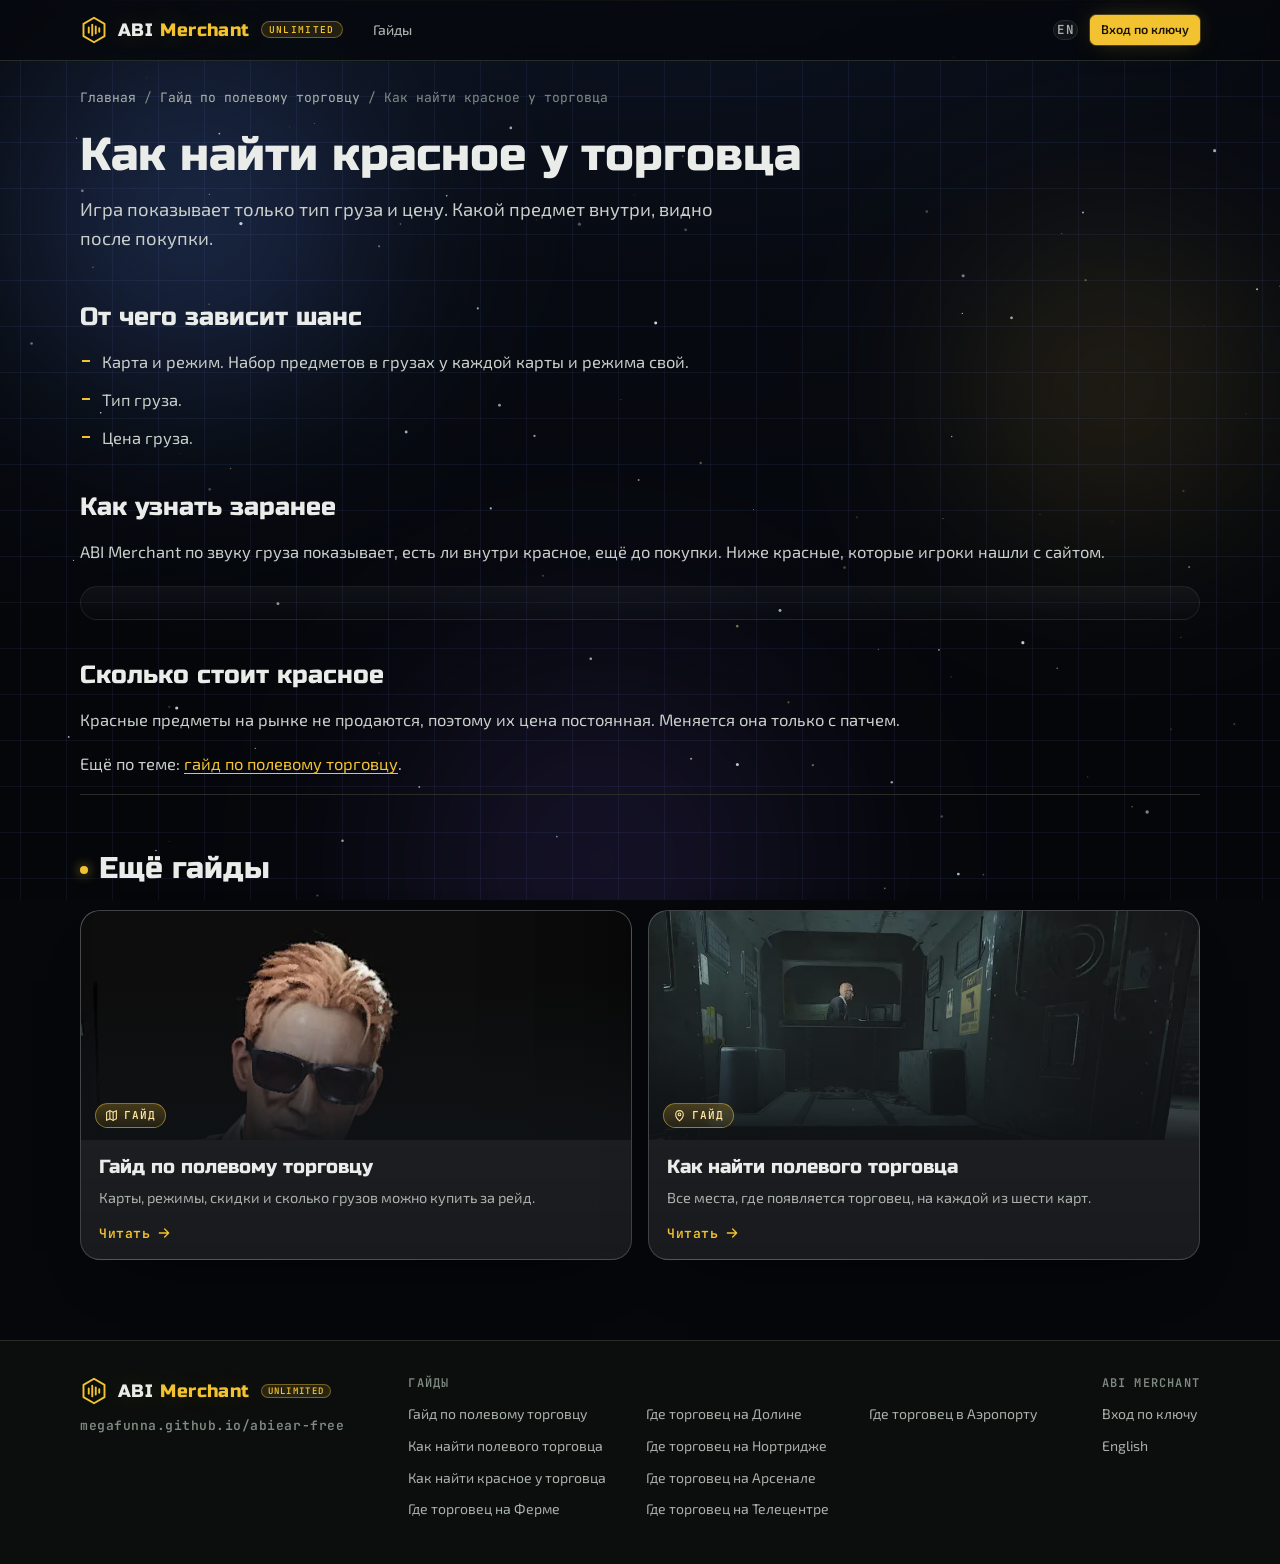
<file: pages/krasnoe-u-torgovca.html>
<!doctype html>
<html lang="ru" translate="no">
<head>
  <meta charset="utf-8">
  <meta name="viewport" content="width=device-width, initial-scale=1">
  <meta name="robots" content="index, follow, max-image-preview:large">
  <title>Как найти красное у торговца · ABI Merchant</title>
  <meta name="description" content="Как выбить красное у полевого торговца в Arena Breakout: Infinite: от чего зависит шанс и как узнать, что в грузе, до покупки.">
  <meta name="theme-color" content="#0b0d0c">
  <meta property="og:type" content="website">
  <meta property="og:site_name" content="ABI Merchant UNLIMITED">
  <meta property="og:locale" content="ru_RU">
  <meta property="og:url" content="https://megafunna.github.io/abiear-free/krasnoe-u-torgovca.html">
  <meta property="og:title" content="Как найти красное у торговца · ABI Merchant">
  <meta property="og:description" content="Как выбить красное у полевого торговца в Arena Breakout: Infinite: от чего зависит шанс и как узнать, что в грузе, до покупки.">
  <meta property="og:image" content="https://megafunna.github.io/abiear-free/og/og-krasnoe-u-torgovca.png">
  <meta property="og:image:width" content="1200">
  <meta property="og:image:height" content="630">
  <meta property="og:image:secure_url" content="https://megafunna.github.io/abiear-free/og/og-krasnoe-u-torgovca.png">
  <meta property="og:image:type" content="image/png">
  <meta name="twitter:card" content="summary_large_image">
  <meta name="twitter:title" content="Как найти красное у торговца · ABI Merchant">
  <meta name="twitter:description" content="Как выбить красное у полевого торговца в Arena Breakout: Infinite: от чего зависит шанс и как узнать, что в грузе, до покупки.">
  <meta name="twitter:image" content="https://megafunna.github.io/abiear-free/og/og-krasnoe-u-torgovca.png">
  <link rel="icon" href="data:image/svg+xml,%3Csvg xmlns='http://www.w3.org/2000/svg' viewBox='0 0 32 32'%3E%3Cpath d='M16 2 28 9v14l-12 7-12-7V9z' fill='%230b0d0c' stroke='%23f2c230' stroke-width='2.5'/%3E%3Cpath d='M10 13v6M14 10v12M18 12v8M22 14v4' stroke='%23f2c230' stroke-width='2.5' stroke-linecap='round'/%3E%3C/svg%3E">
  <link rel="stylesheet" href="../fonts/fonts.css">
  <link rel="stylesheet" href="../css/style.css">
  <link rel="stylesheet" href="../css/site.css">
  <link rel="stylesheet" href="../css/gate.css">
  <script src="../js/lang.js"></script>
</head>
<body class="site s-guide space">
<div class="space-bg" aria-hidden="true">
  <span class="space-neb n1"></span><span class="space-neb n2"></span><span class="space-neb n3"></span>
  <span class="space-grid"></span>
  <canvas class="space-stars"></canvas>
</div>
<header class="s-nav"><div class="s-nav-in">
  <a class="brand" href="../gate.html"><svg class="brand-mark" viewBox="0 0 32 32" aria-hidden="true"><path d="M16 2 28 9v14l-12 7-12-7V9z" fill="none" stroke="currentColor" stroke-width="2.2" stroke-linejoin="round"/><path d="M10 13v6M14 10v12M18 12v8M22 14v4" stroke="currentColor" stroke-width="2.2" stroke-linecap="round"/></svg><span class="brand-name">ABI <b>Merchant</b> <span class="brand-suffix">Unlimited</span></span></a>
  <nav class="s-links" aria-label="Гайды" data-en-aria-label="Guides">
    <a href="../pages/gajd-po-torgovcu.html" data-en="Guides">Гайды</a>
  </nav>
  <button class="s-lang" type="button" data-lang-switch>EN</button>
  <a class="btn small primary s-signin" href="../gate.html#signin"><span data-en="Sign in with key">Вход по ключу</span></a>
</div></header>
<main class="s-main s-article">
<nav class="s-crumbs" aria-label="breadcrumbs"><a href="../gate.html">Главная</a><span>/</span><a href="../pages/gajd-po-torgovcu.html">Гайд по полевому торговцу</a><span>/</span><span aria-current="page">Как найти красное у торговца</span></nav>
<article>
  <header class="s-art-head"><h1>Как найти красное у торговца</h1><p class="s-lead">Игра показывает только тип груза и цену. Какой предмет внутри, видно после покупки.</p></header>
  <div class="s-prose">
<h2>От чего зависит шанс</h2>
<ul>
  <li>Карта и режим. Набор предметов в грузах у каждой карты и режима свой.</li>
  <li>Тип груза.</li>
  <li>Цена груза.</li>
</ul>
<h2>Как узнать заранее</h2>
<p>ABI Merchant по звуку груза показывает, есть ли внутри красное, ещё до покупки. Ниже красные, которые игроки нашли с сайтом.</p>
<section class="finds s-finds" data-finds aria-label="Красные находки"></section>
<h2>Сколько стоит красное</h2>
<p>Красные предметы на рынке не продаются, поэтому их цена постоянная. Меняется она только с патчем.</p>
<p>Ещё по теме: <a href="../pages/gajd-po-torgovcu.html">гайд по полевому торговцу</a>.</p></div>
</article>

<nav class="s-sec" aria-label="Ещё гайды"><h2 class="s-h2">Ещё гайды</h2><ul class="s-cards"><li><a href="../pages/gajd-po-torgovcu.html">
    <span class="s-card-img"><img src="../img/site/covers/hub.webp" alt="" loading="lazy" width="960" height="400"><span class="s-card-tag"><svg class="i" viewBox="0 0 24 24" aria-hidden="true"><path d="M9 3 3 6v15l6-3 6 3 6-3V3l-6 3z"/><path d="M9 3v15M15 6v15"/></svg>Гайд</span></span>
    <div class="s-card-body"><h3>Гайд по полевому торговцу</h3><p>Карты, режимы, скидки и сколько грузов можно купить за рейд.</p><span class="s-card-more">Читать<svg class="i" viewBox="0 0 24 24" aria-hidden="true"><path d="M5 12h14M13 6l6 6-6 6"/></svg></span></div>
  </a></li><li><a href="../pages/kak-najti-torgovca.html">
    <span class="s-card-img"><img src="../img/site/covers/find.webp" alt="" loading="lazy" width="960" height="400"><span class="s-card-tag"><svg class="i" viewBox="0 0 24 24" aria-hidden="true"><path d="M12 22s7-6.2 7-12a7 7 0 0 0-14 0c0 5.8 7 12 7 12z"/><circle cx="12" cy="10" r="2.5"/></svg>Гайд</span></span>
    <div class="s-card-body"><h3>Как найти полевого торговца</h3><p>Все места, где появляется торговец, на каждой из шести карт.</p><span class="s-card-more">Читать<svg class="i" viewBox="0 0 24 24" aria-hidden="true"><path d="M5 12h14M13 6l6 6-6 6"/></svg></span></div>
  </a></li></ul></nav>
</main>
<footer class="s-foot"><div class="s-foot-in">
  <div class="s-foot-brand"><a class="brand" href="../gate.html"><svg class="brand-mark" viewBox="0 0 32 32" aria-hidden="true"><path d="M16 2 28 9v14l-12 7-12-7V9z" fill="none" stroke="currentColor" stroke-width="2.2" stroke-linejoin="round"/><path d="M10 13v6M14 10v12M18 12v8M22 14v4" stroke="currentColor" stroke-width="2.2" stroke-linecap="round"/></svg><span class="brand-name">ABI <b>Merchant</b> <span class="brand-suffix">Unlimited</span></span></a><p class="s-foot-domain">megafunna.github.io/abiear-free</p></div>
  <nav class="s-foot-col" aria-label="Гайды" data-en-aria-label="Guides"><h2 data-en="Guides">Гайды</h2><div class="s-foot-guides">
    <a href="../pages/gajd-po-torgovcu.html" data-en="Field Merchant guide">Гайд по полевому торговцу</a>
    <a href="../pages/kak-najti-torgovca.html" data-en="How to find the Field Merchant">Как найти полевого торговца</a>
    <a href="../pages/krasnoe-u-torgovca.html" data-en="How to get red items from the merchant">Как найти красное у торговца</a>
    <a href="../pages/torgovec/farm.html" data-en="Field Merchant on Farm">Где торговец на Ферме</a>
    <a href="../pages/torgovec/valley.html" data-en="Field Merchant on Valley">Где торговец на Долине</a>
    <a href="../pages/torgovec/northridge.html" data-en="Field Merchant on Northridge">Где торговец на Нортридже</a>
    <a href="../pages/torgovec/armory.html" data-en="Field Merchant on Armory">Где торговец на Арсенале</a>
    <a href="../pages/torgovec/tvstation.html" data-en="Field Merchant at TV Station">Где торговец на Телецентре</a>
    <a href="../pages/torgovec/airport.html" data-en="Field Merchant at Airport">Где торговец в Аэропорту</a>
  </div></nav>
  <nav class="s-foot-col" aria-label="ABI Merchant Unlimited"><h2>ABI Merchant</h2>
    <a href="../gate.html#signin" data-en="Sign in with key">Вход по ключу</a>
    <a href="#" data-lang-switch>English</a>
  </nav>
</div></footer>
<script>
  // космический фон: звёзды на канвасе. Тихий режим — если в системе включено
  // «уменьшить движение», рисуем один статичный кадр и не крутим анимацию.
  (() => {
    const cv = document.querySelector(".space-stars");
    if (!cv) return;
    const ctx = cv.getContext("2d");
    const reduce = matchMedia("(prefers-reduced-motion: reduce)").matches;
    const DPR = Math.min(devicePixelRatio || 1, 2);
    let w = 0, h = 0, stars = [], raf = 0;

    function resize() {
      w = cv.clientWidth; h = cv.clientHeight;
      cv.width = Math.round(w * DPR); cv.height = Math.round(h * DPR);
      ctx.setTransform(DPR, 0, 0, DPR, 0, 0);
      const n = Math.min(150, Math.round((w * h) / 11000));
      stars = Array.from({ length: n }, () => ({
        x: Math.random() * w,
        y: Math.random() * h,
        z: 0.25 + Math.random() * 0.75,          // глубина: размер, яркость и скорость
        r: 0.4 + Math.random() * 1.1,
        p: Math.random() * 6.283,                // фаза мерцания
        s: 0.3 + Math.random() * 0.9             // своя скорость мерцания
      }));
      if (reduce) draw(0);
    }

    function draw(t) {
      ctx.clearRect(0, 0, w, h);
      for (const st of stars) {
        const y = reduce ? st.y : (st.y + t * 0.004 * st.z) % (h + 4);
        const a = reduce ? 0.7 * st.z
                         : (0.35 + 0.65 * Math.abs(Math.sin(t * 0.0009 * st.s + st.p))) * st.z;
        ctx.globalAlpha = Math.min(1, a);
        ctx.fillStyle = st.z > 0.78 ? "#dbe8ff" : (st.z > 0.55 ? "#ffffff" : "#f2d98a");
        ctx.beginPath();
        ctx.arc(st.x, y, st.r * (0.6 + st.z * 0.6), 0, 6.2832);
        ctx.fill();
      }
      ctx.globalAlpha = 1;
    }

    function loop(t) { draw(t); raf = requestAnimationFrame(loop); }
    function start() { if (!raf && !reduce) raf = requestAnimationFrame(loop); }
    function stop() { if (raf) { cancelAnimationFrame(raf); raf = 0; } }

    addEventListener("resize", resize, { passive: true });
    addEventListener("orientationchange", resize);
    document.addEventListener("visibilitychange", () => (document.hidden ? stop() : start()));

    resize();
    start();
  })();
</script>
</body>
</html>
</file>
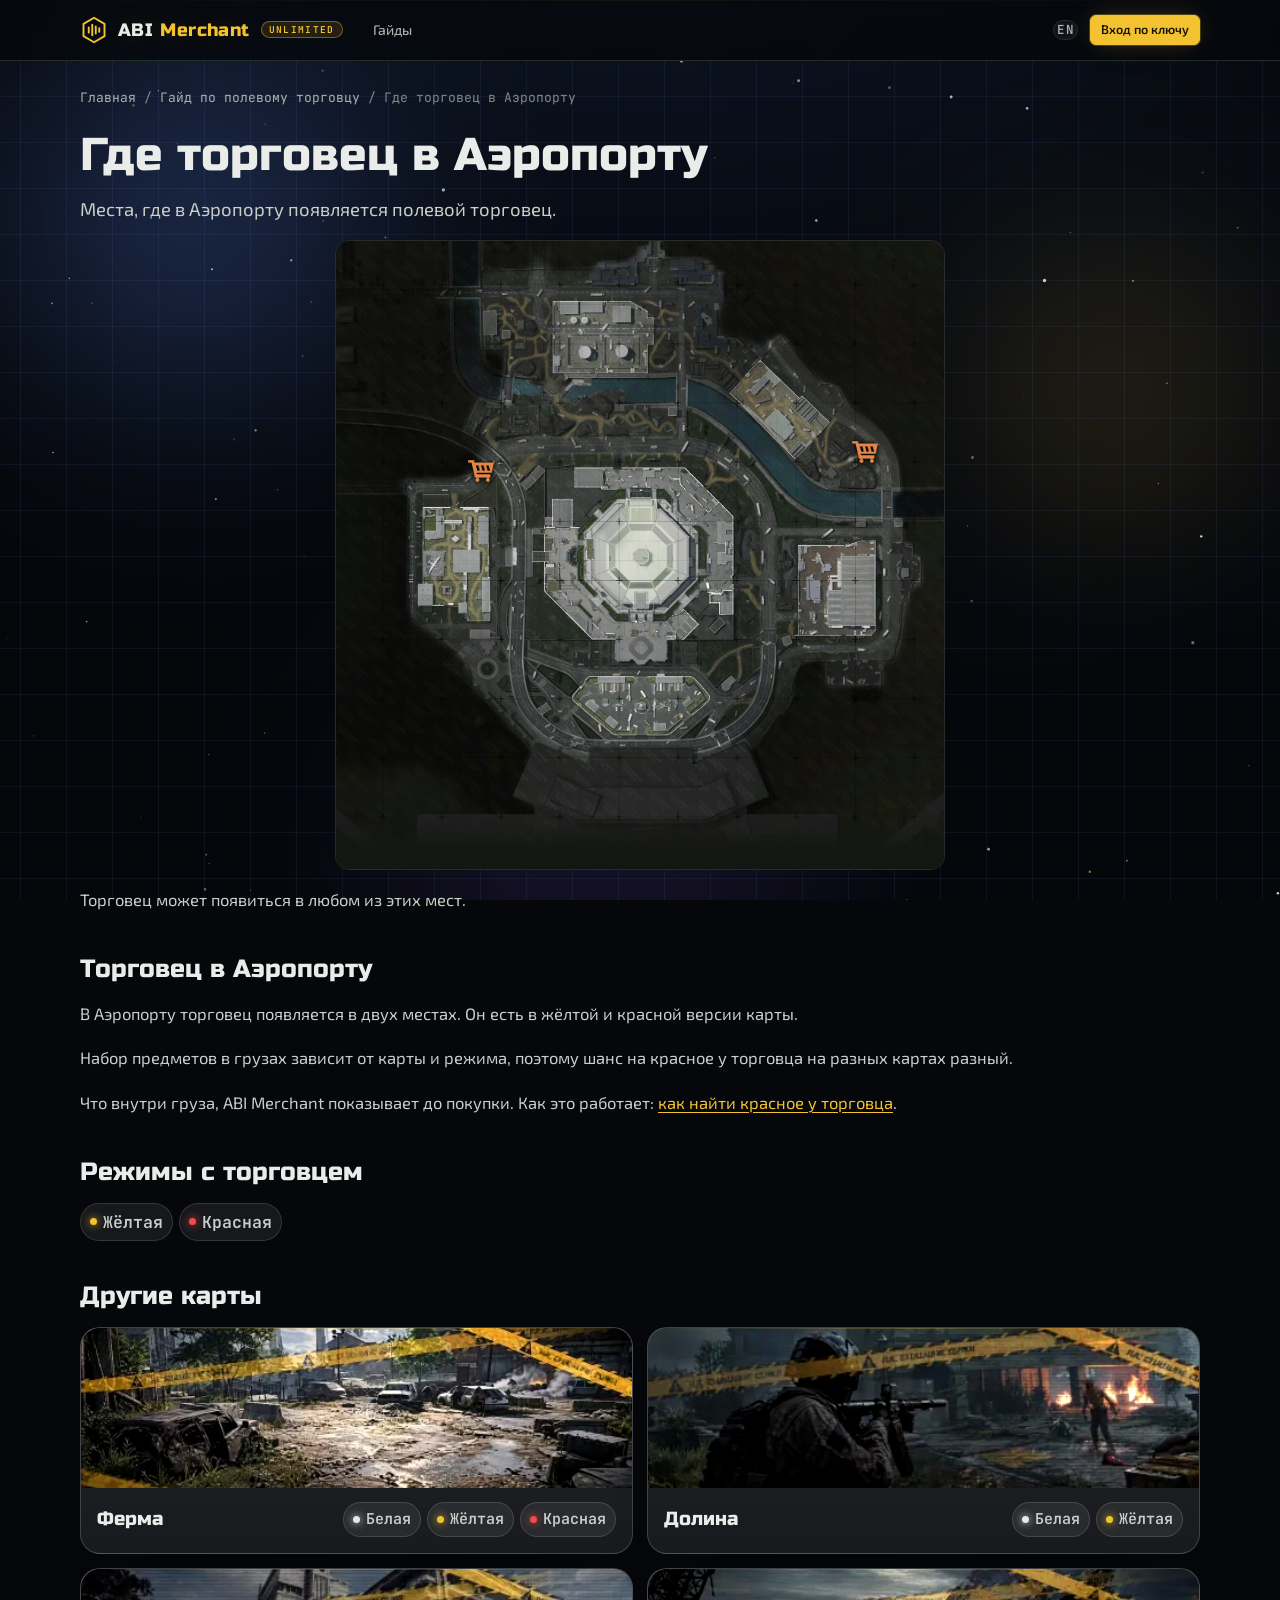
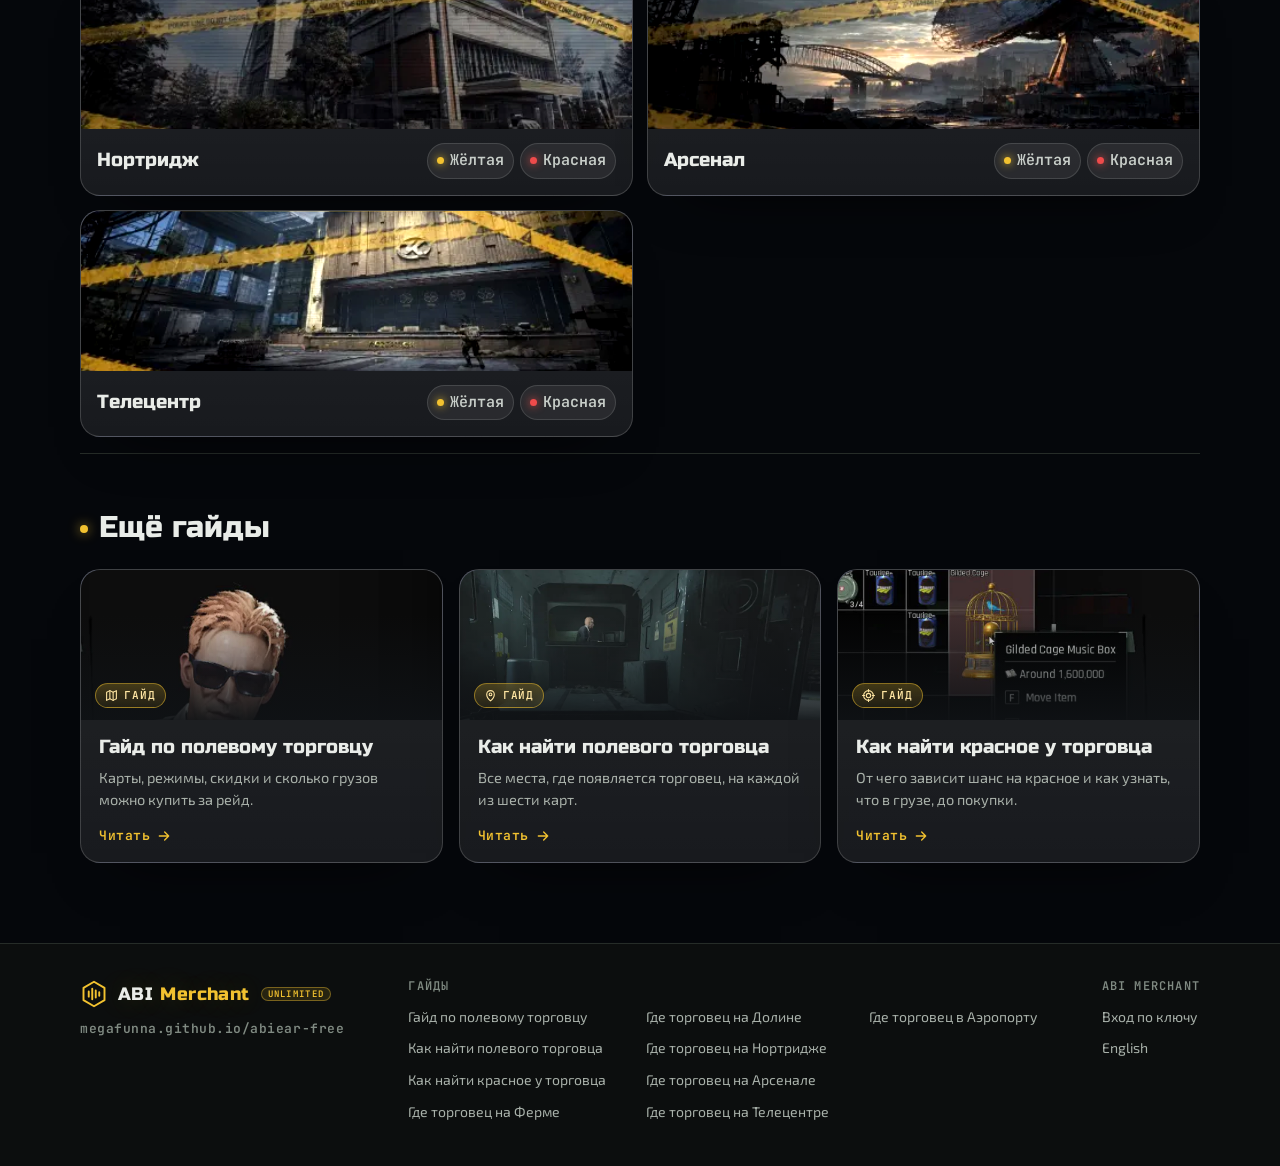
<file: pages/torgovec/airport.html>
<!doctype html>
<html lang="ru" translate="no">
<head>
  <meta charset="utf-8">
  <meta name="viewport" content="width=device-width, initial-scale=1">
  <meta name="robots" content="index, follow, max-image-preview:large">
  <title>Где торговец в Аэропорту · ABI Merchant</title>
  <meta name="description" content="Где найти полевого торговца в Аэропорту в Arena Breakout: Infinite: все места на карте.">
  <meta name="theme-color" content="#0b0d0c">
  <meta property="og:type" content="website">
  <meta property="og:site_name" content="ABI Merchant UNLIMITED">
  <meta property="og:locale" content="ru_RU">
  <meta property="og:url" content="https://megafunna.github.io/abiear-free/torgovec/airport.html">
  <meta property="og:title" content="Где торговец в Аэропорту · ABI Merchant">
  <meta property="og:description" content="Где найти полевого торговца в Аэропорту в Arena Breakout: Infinite: все места на карте.">
  <meta property="og:image" content="https://megafunna.github.io/abiear-free/og/og-airport.png">
  <meta property="og:image:width" content="1200">
  <meta property="og:image:height" content="630">
  <meta property="og:image:secure_url" content="https://megafunna.github.io/abiear-free/og/og-airport.png">
  <meta property="og:image:type" content="image/png">
  <meta name="twitter:card" content="summary_large_image">
  <meta name="twitter:title" content="Где торговец в Аэропорту · ABI Merchant">
  <meta name="twitter:description" content="Где найти полевого торговца в Аэропорту в Arena Breakout: Infinite: все места на карте.">
  <meta name="twitter:image" content="https://megafunna.github.io/abiear-free/og/og-airport.png">
  <link rel="icon" href="data:image/svg+xml,%3Csvg xmlns='http://www.w3.org/2000/svg' viewBox='0 0 32 32'%3E%3Cpath d='M16 2 28 9v14l-12 7-12-7V9z' fill='%230b0d0c' stroke='%23f2c230' stroke-width='2.5'/%3E%3Cpath d='M10 13v6M14 10v12M18 12v8M22 14v4' stroke='%23f2c230' stroke-width='2.5' stroke-linecap='round'/%3E%3C/svg%3E">
  <link rel="stylesheet" href="../../fonts/fonts.css">
  <link rel="stylesheet" href="../../css/style.css">
  <link rel="stylesheet" href="../../css/site.css">
  <link rel="stylesheet" href="../../css/gate.css">
  <script src="../../js/lang.js"></script>
</head>
<body class="site s-guide space">
<div class="space-bg" aria-hidden="true">
  <span class="space-neb n1"></span><span class="space-neb n2"></span><span class="space-neb n3"></span>
  <span class="space-grid"></span>
  <canvas class="space-stars"></canvas>
</div>
<header class="s-nav"><div class="s-nav-in">
  <a class="brand" href="../../gate.html"><svg class="brand-mark" viewBox="0 0 32 32" aria-hidden="true"><path d="M16 2 28 9v14l-12 7-12-7V9z" fill="none" stroke="currentColor" stroke-width="2.2" stroke-linejoin="round"/><path d="M10 13v6M14 10v12M18 12v8M22 14v4" stroke="currentColor" stroke-width="2.2" stroke-linecap="round"/></svg><span class="brand-name">ABI <b>Merchant</b> <span class="brand-suffix">Unlimited</span></span></a>
  <nav class="s-links" aria-label="Гайды" data-en-aria-label="Guides">
    <a href="../../pages/gajd-po-torgovcu.html" data-en="Guides">Гайды</a>
  </nav>
  <button class="s-lang" type="button" data-lang-switch>EN</button>
  <a class="btn small primary s-signin" href="../../gate.html#signin"><span data-en="Sign in with key">Вход по ключу</span></a>
</div></header>
<main class="s-main s-article">
<nav class="s-crumbs" aria-label="breadcrumbs"><a href="../../gate.html">Главная</a><span>/</span><a href="../../pages/gajd-po-torgovcu.html">Гайд по полевому торговцу</a><span>/</span><span aria-current="page">Где торговец в Аэропорту</span></nav>
<article>
  <header class="s-art-head"><h1>Где торговец в Аэропорту</h1><p class="s-lead">Места, где в Аэропорту появляется полевой торговец.</p></header>
  <div class="s-prose"><figure class="s-spotmap">
  <div class="s-spotmap-img" style="--ar:0.9691"><img src="../../img/site/maps/airport.webp" alt="Карта Аэропорт с местами полевого торговца" width="1600" height="1651">
  <span class="s-pin" style="left:87.01%;top:33.49%"><img src="../../img/site/merchant.png" alt="" width="128" height="108"></span><span class="s-pin" style="left:23.92%;top:36.62%"><img src="../../img/site/merchant.png" alt="" width="128" height="108"></span></div>
</figure>
<p>Торговец может появиться в любом из этих мест.</p>
<h2>Торговец в Аэропорту</h2>
<p>В Аэропорту торговец появляется в двух местах. Он есть в жёлтой и красной версии карты.</p><p>Набор предметов в грузах зависит от карты и режима, поэтому шанс на красное у торговца на разных картах разный.</p><p>Что внутри груза, ABI Merchant показывает до покупки. Как это работает: <a href="../../pages/krasnoe-u-torgovca.html">как найти красное у торговца</a>.</p>
<h2>Режимы с торговцем</h2>
<ul class="s-modes"><li class="m-yellow">Жёлтая</li><li class="m-red">Красная</li></ul>
<h2>Другие карты</h2>
<ul class="s-maps"><li><a class="s-map" href="../../pages/torgovec/farm.html"><img src="../../img/maps/farm-lockdown-sm.webp" alt="" loading="lazy" width="480" height="160">
      <span class="s-map-body"><span class="s-map-name">Ферма</span><ul class="s-modes"><li class="m-white">Белая</li><li class="m-yellow">Жёлтая</li><li class="m-red">Красная</li></ul></span>
      </a></li><li><a class="s-map" href="../../pages/torgovec/valley.html"><img src="../../img/maps/valley-lockdown-sm.webp" alt="" loading="lazy" width="480" height="160">
      <span class="s-map-body"><span class="s-map-name">Долина</span><ul class="s-modes"><li class="m-white">Белая</li><li class="m-yellow">Жёлтая</li></ul></span>
      </a></li><li><a class="s-map" href="../../pages/torgovec/northridge.html"><img src="../../img/maps/northridge-lockdown-sm.webp" alt="" loading="lazy" width="480" height="160">
      <span class="s-map-body"><span class="s-map-name">Нортридж</span><ul class="s-modes"><li class="m-yellow">Жёлтая</li><li class="m-red">Красная</li></ul></span>
      </a></li><li><a class="s-map" href="../../pages/torgovec/armory.html"><img src="../../img/maps/armory-lockdown-sm.webp" alt="" loading="lazy" width="480" height="160">
      <span class="s-map-body"><span class="s-map-name">Арсенал</span><ul class="s-modes"><li class="m-yellow">Жёлтая</li><li class="m-red">Красная</li></ul></span>
      </a></li><li><a class="s-map" href="../../pages/torgovec/tvstation.html"><img src="../../img/maps/tvstation-lockdown-sm.webp" alt="" loading="lazy" width="480" height="160">
      <span class="s-map-body"><span class="s-map-name">Телецентр</span><ul class="s-modes"><li class="m-yellow">Жёлтая</li><li class="m-red">Красная</li></ul></span>
      </a></li></ul></div>
</article>

<nav class="s-sec" aria-label="Ещё гайды"><h2 class="s-h2">Ещё гайды</h2><ul class="s-cards"><li><a href="../../pages/gajd-po-torgovcu.html">
    <span class="s-card-img"><img src="../../img/site/covers/hub.webp" alt="" loading="lazy" width="960" height="400"><span class="s-card-tag"><svg class="i" viewBox="0 0 24 24" aria-hidden="true"><path d="M9 3 3 6v15l6-3 6 3 6-3V3l-6 3z"/><path d="M9 3v15M15 6v15"/></svg>Гайд</span></span>
    <div class="s-card-body"><h3>Гайд по полевому торговцу</h3><p>Карты, режимы, скидки и сколько грузов можно купить за рейд.</p><span class="s-card-more">Читать<svg class="i" viewBox="0 0 24 24" aria-hidden="true"><path d="M5 12h14M13 6l6 6-6 6"/></svg></span></div>
  </a></li><li><a href="../../pages/kak-najti-torgovca.html">
    <span class="s-card-img"><img src="../../img/site/covers/find.webp" alt="" loading="lazy" width="960" height="400"><span class="s-card-tag"><svg class="i" viewBox="0 0 24 24" aria-hidden="true"><path d="M12 22s7-6.2 7-12a7 7 0 0 0-14 0c0 5.8 7 12 7 12z"/><circle cx="12" cy="10" r="2.5"/></svg>Гайд</span></span>
    <div class="s-card-body"><h3>Как найти полевого торговца</h3><p>Все места, где появляется торговец, на каждой из шести карт.</p><span class="s-card-more">Читать<svg class="i" viewBox="0 0 24 24" aria-hidden="true"><path d="M5 12h14M13 6l6 6-6 6"/></svg></span></div>
  </a></li><li><a href="../../pages/krasnoe-u-torgovca.html">
    <span class="s-card-img"><img src="../../img/site/covers/red.webp" alt="" loading="lazy" width="960" height="400"><span class="s-card-tag"><svg class="i" viewBox="0 0 24 24" aria-hidden="true"><circle cx="12" cy="12" r="9"/><circle cx="12" cy="12" r="4"/><path d="M12 1v4M12 19v4M1 12h4M19 12h4"/></svg>Гайд</span></span>
    <div class="s-card-body"><h3>Как найти красное у торговца</h3><p>От чего зависит шанс на красное и как узнать, что в грузе, до покупки.</p><span class="s-card-more">Читать<svg class="i" viewBox="0 0 24 24" aria-hidden="true"><path d="M5 12h14M13 6l6 6-6 6"/></svg></span></div>
  </a></li></ul></nav>
</main>
<footer class="s-foot"><div class="s-foot-in">
  <div class="s-foot-brand"><a class="brand" href="../../gate.html"><svg class="brand-mark" viewBox="0 0 32 32" aria-hidden="true"><path d="M16 2 28 9v14l-12 7-12-7V9z" fill="none" stroke="currentColor" stroke-width="2.2" stroke-linejoin="round"/><path d="M10 13v6M14 10v12M18 12v8M22 14v4" stroke="currentColor" stroke-width="2.2" stroke-linecap="round"/></svg><span class="brand-name">ABI <b>Merchant</b> <span class="brand-suffix">Unlimited</span></span></a><p class="s-foot-domain">megafunna.github.io/abiear-free</p></div>
  <nav class="s-foot-col" aria-label="Гайды" data-en-aria-label="Guides"><h2 data-en="Guides">Гайды</h2><div class="s-foot-guides">
    <a href="../../pages/gajd-po-torgovcu.html" data-en="Field Merchant guide">Гайд по полевому торговцу</a>
    <a href="../../pages/kak-najti-torgovca.html" data-en="How to find the Field Merchant">Как найти полевого торговца</a>
    <a href="../../pages/krasnoe-u-torgovca.html" data-en="How to get red items from the merchant">Как найти красное у торговца</a>
    <a href="../../pages/torgovec/farm.html" data-en="Field Merchant on Farm">Где торговец на Ферме</a>
    <a href="../../pages/torgovec/valley.html" data-en="Field Merchant on Valley">Где торговец на Долине</a>
    <a href="../../pages/torgovec/northridge.html" data-en="Field Merchant on Northridge">Где торговец на Нортридже</a>
    <a href="../../pages/torgovec/armory.html" data-en="Field Merchant on Armory">Где торговец на Арсенале</a>
    <a href="../../pages/torgovec/tvstation.html" data-en="Field Merchant at TV Station">Где торговец на Телецентре</a>
    <a href="../../pages/torgovec/airport.html" data-en="Field Merchant at Airport">Где торговец в Аэропорту</a>
  </div></nav>
  <nav class="s-foot-col" aria-label="ABI Merchant Unlimited"><h2>ABI Merchant</h2>
    <a href="../../gate.html#signin" data-en="Sign in with key">Вход по ключу</a>
    <a href="#" data-lang-switch>English</a>
  </nav>
</div></footer>

<script>
  // космический фон: звёзды на канвасе. Тихий режим — если в системе включено
  // «уменьшить движение», рисуем один статичный кадр и не крутим анимацию.
  (() => {
    const cv = document.querySelector(".space-stars");
    if (!cv) return;
    const ctx = cv.getContext("2d");
    const reduce = matchMedia("(prefers-reduced-motion: reduce)").matches;
    const DPR = Math.min(devicePixelRatio || 1, 2);
    let w = 0, h = 0, stars = [], raf = 0;

    function resize() {
      w = cv.clientWidth; h = cv.clientHeight;
      cv.width = Math.round(w * DPR); cv.height = Math.round(h * DPR);
      ctx.setTransform(DPR, 0, 0, DPR, 0, 0);
      const n = Math.min(150, Math.round((w * h) / 11000));
      stars = Array.from({ length: n }, () => ({
        x: Math.random() * w,
        y: Math.random() * h,
        z: 0.25 + Math.random() * 0.75,          // глубина: размер, яркость и скорость
        r: 0.4 + Math.random() * 1.1,
        p: Math.random() * 6.283,                // фаза мерцания
        s: 0.3 + Math.random() * 0.9             // своя скорость мерцания
      }));
      if (reduce) draw(0);
    }

    function draw(t) {
      ctx.clearRect(0, 0, w, h);
      for (const st of stars) {
        const y = reduce ? st.y : (st.y + t * 0.004 * st.z) % (h + 4);
        const a = reduce ? 0.7 * st.z
                         : (0.35 + 0.65 * Math.abs(Math.sin(t * 0.0009 * st.s + st.p))) * st.z;
        ctx.globalAlpha = Math.min(1, a);
        ctx.fillStyle = st.z > 0.78 ? "#dbe8ff" : (st.z > 0.55 ? "#ffffff" : "#f2d98a");
        ctx.beginPath();
        ctx.arc(st.x, y, st.r * (0.6 + st.z * 0.6), 0, 6.2832);
        ctx.fill();
      }
      ctx.globalAlpha = 1;
    }

    function loop(t) { draw(t); raf = requestAnimationFrame(loop); }
    function start() { if (!raf && !reduce) raf = requestAnimationFrame(loop); }
    function stop() { if (raf) { cancelAnimationFrame(raf); raf = 0; } }

    addEventListener("resize", resize, { passive: true });
    addEventListener("orientationchange", resize);
    document.addEventListener("visibilitychange", () => (document.hidden ? stop() : start()));

    resize();
    start();
  })();
</script>
</body>
</html>
</file>
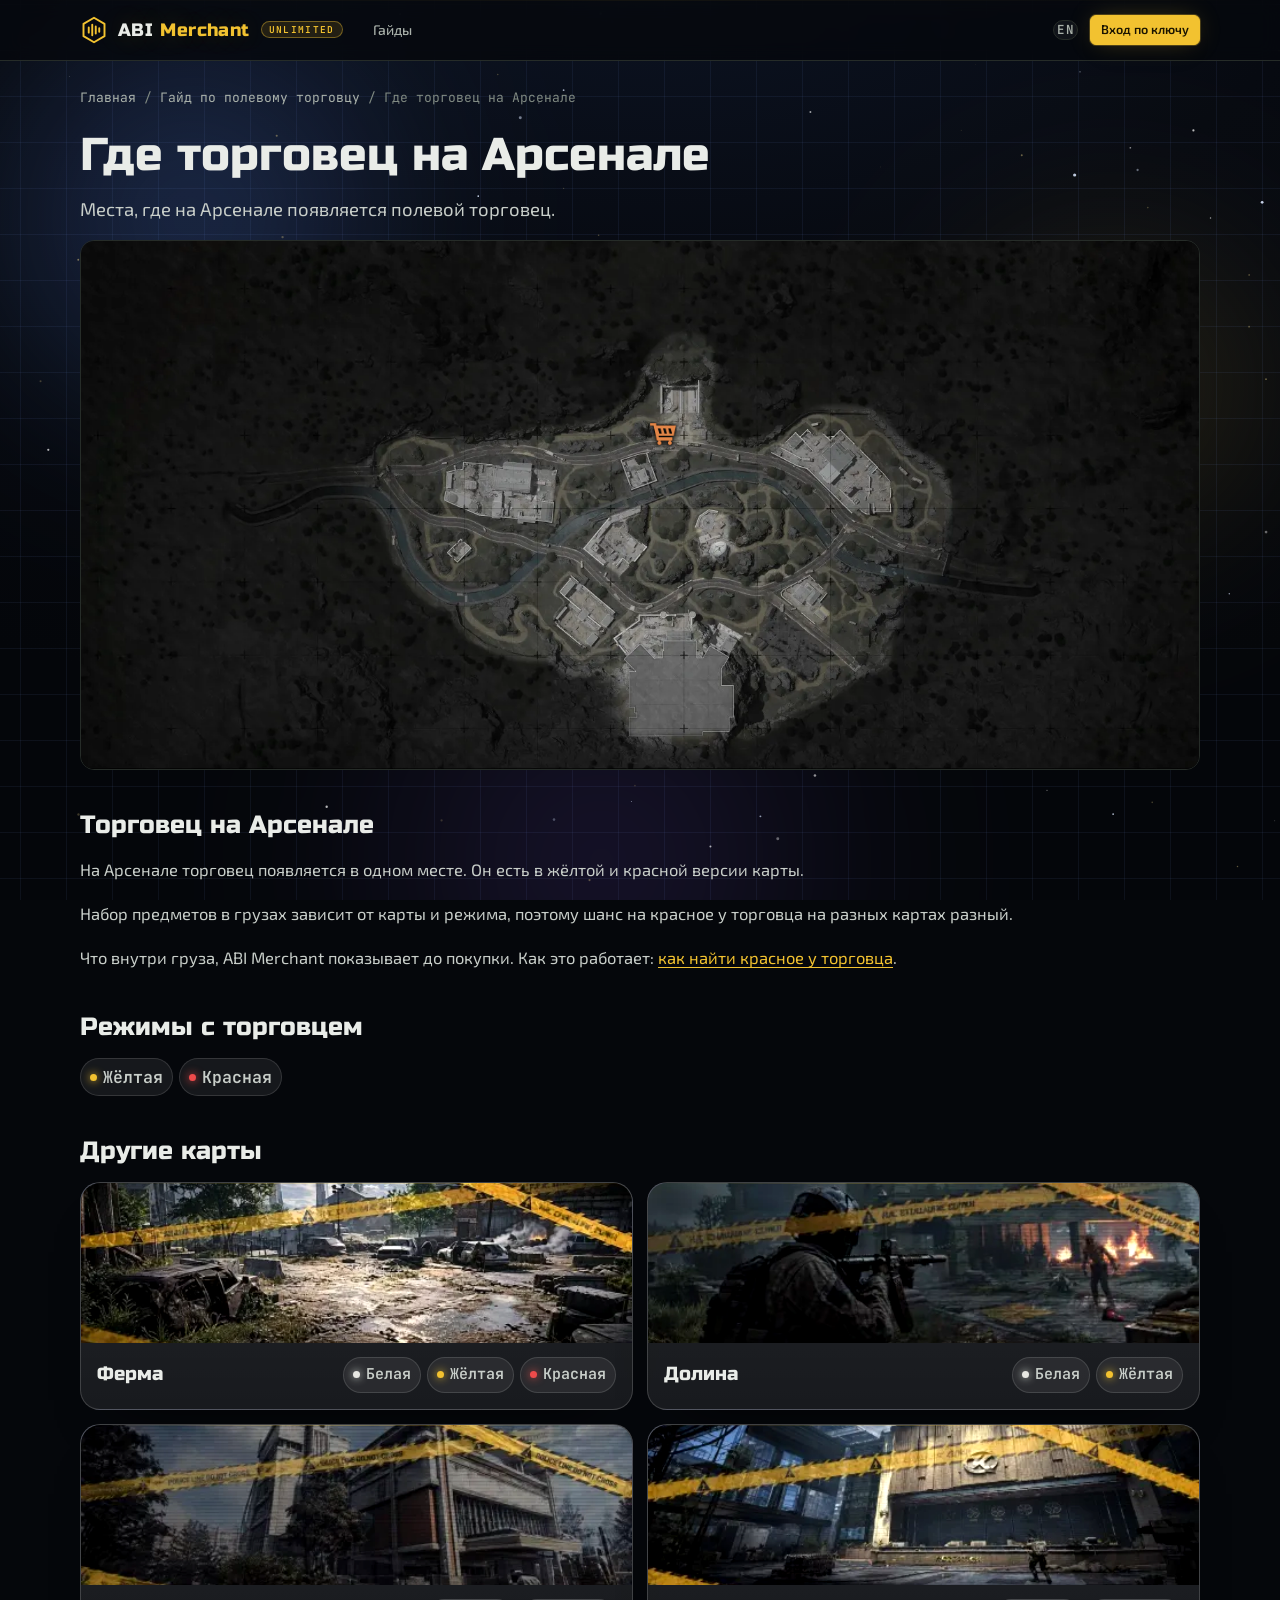
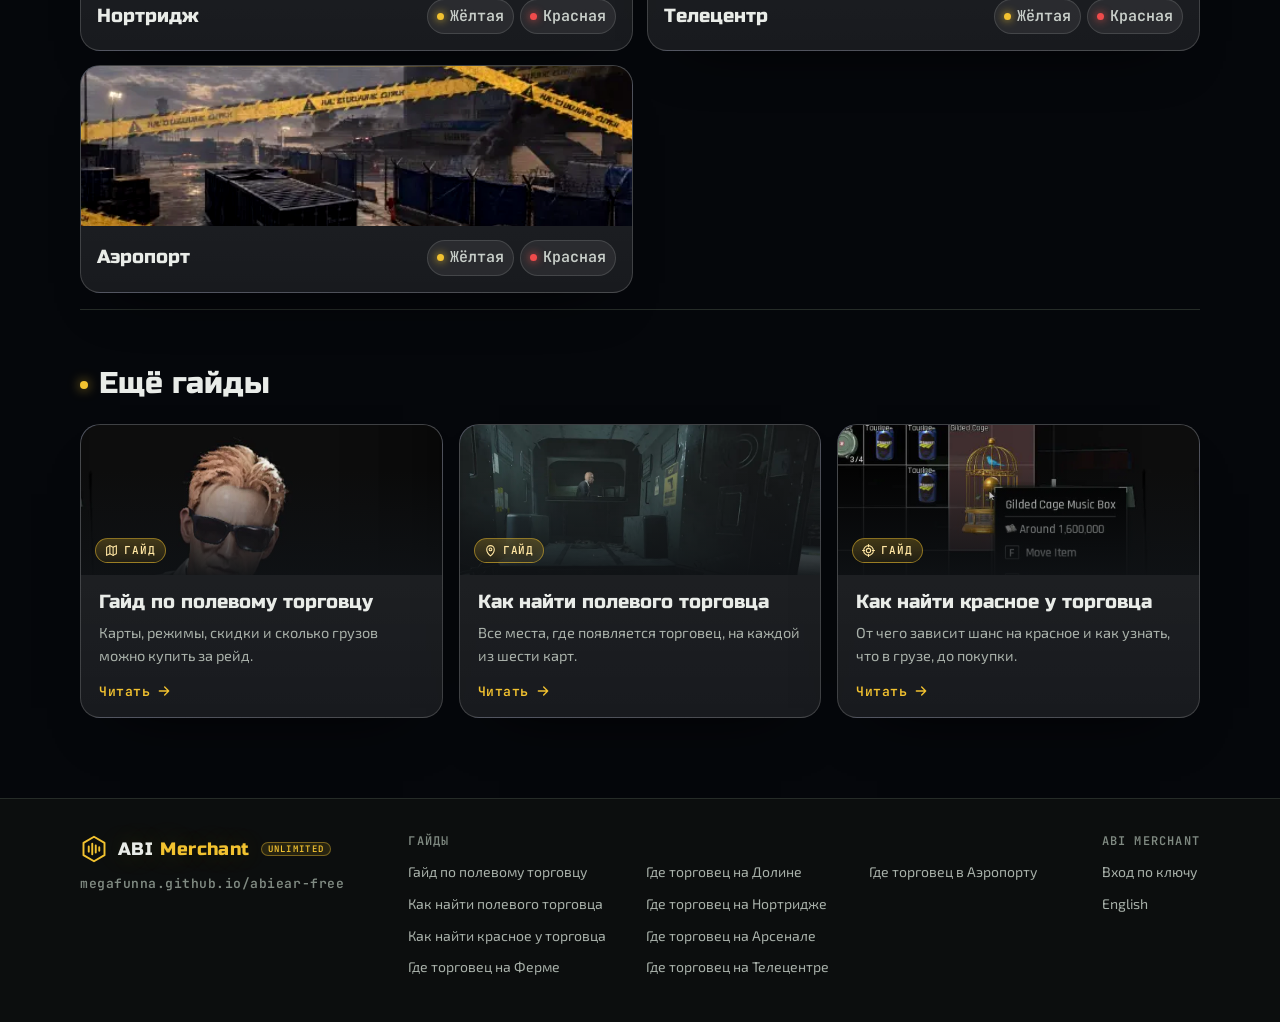
<file: pages/torgovec/armory.html>
<!doctype html>
<html lang="ru" translate="no">
<head>
  <meta charset="utf-8">
  <meta name="viewport" content="width=device-width, initial-scale=1">
  <meta name="robots" content="index, follow, max-image-preview:large">
  <title>Где торговец на Арсенале · ABI Merchant</title>
  <meta name="description" content="Где найти полевого торговца на Арсенале в Arena Breakout: Infinite: все места на карте.">
  <meta name="theme-color" content="#0b0d0c">
  <meta property="og:type" content="website">
  <meta property="og:site_name" content="ABI Merchant UNLIMITED">
  <meta property="og:locale" content="ru_RU">
  <meta property="og:url" content="https://megafunna.github.io/abiear-free/torgovec/armory.html">
  <meta property="og:title" content="Где торговец на Арсенале · ABI Merchant">
  <meta property="og:description" content="Где найти полевого торговца на Арсенале в Arena Breakout: Infinite: все места на карте.">
  <meta property="og:image" content="https://megafunna.github.io/abiear-free/og/og-armory.png">
  <meta property="og:image:width" content="1200">
  <meta property="og:image:height" content="630">
  <meta property="og:image:secure_url" content="https://megafunna.github.io/abiear-free/og/og-armory.png">
  <meta property="og:image:type" content="image/png">
  <meta name="twitter:card" content="summary_large_image">
  <meta name="twitter:title" content="Где торговец на Арсенале · ABI Merchant">
  <meta name="twitter:description" content="Где найти полевого торговца на Арсенале в Arena Breakout: Infinite: все места на карте.">
  <meta name="twitter:image" content="https://megafunna.github.io/abiear-free/og/og-armory.png">
  <link rel="icon" href="data:image/svg+xml,%3Csvg xmlns='http://www.w3.org/2000/svg' viewBox='0 0 32 32'%3E%3Cpath d='M16 2 28 9v14l-12 7-12-7V9z' fill='%230b0d0c' stroke='%23f2c230' stroke-width='2.5'/%3E%3Cpath d='M10 13v6M14 10v12M18 12v8M22 14v4' stroke='%23f2c230' stroke-width='2.5' stroke-linecap='round'/%3E%3C/svg%3E">
  <link rel="stylesheet" href="../../fonts/fonts.css">
  <link rel="stylesheet" href="../../css/style.css">
  <link rel="stylesheet" href="../../css/site.css">
  <link rel="stylesheet" href="../../css/gate.css">
  <script src="../../js/lang.js"></script>
</head>
<body class="site s-guide space">
<div class="space-bg" aria-hidden="true">
  <span class="space-neb n1"></span><span class="space-neb n2"></span><span class="space-neb n3"></span>
  <span class="space-grid"></span>
  <canvas class="space-stars"></canvas>
</div>
<header class="s-nav"><div class="s-nav-in">
  <a class="brand" href="../../gate.html"><svg class="brand-mark" viewBox="0 0 32 32" aria-hidden="true"><path d="M16 2 28 9v14l-12 7-12-7V9z" fill="none" stroke="currentColor" stroke-width="2.2" stroke-linejoin="round"/><path d="M10 13v6M14 10v12M18 12v8M22 14v4" stroke="currentColor" stroke-width="2.2" stroke-linecap="round"/></svg><span class="brand-name">ABI <b>Merchant</b> <span class="brand-suffix">Unlimited</span></span></a>
  <nav class="s-links" aria-label="Гайды" data-en-aria-label="Guides">
    <a href="../../pages/gajd-po-torgovcu.html" data-en="Guides">Гайды</a>
  </nav>
  <button class="s-lang" type="button" data-lang-switch>EN</button>
  <a class="btn small primary s-signin" href="../../gate.html#signin"><span data-en="Sign in with key">Вход по ключу</span></a>
</div></header>
<main class="s-main s-article">
<nav class="s-crumbs" aria-label="breadcrumbs"><a href="../../gate.html">Главная</a><span>/</span><a href="../../pages/gajd-po-torgovcu.html">Гайд по полевому торговцу</a><span>/</span><span aria-current="page">Где торговец на Арсенале</span></nav>
<article>
  <header class="s-art-head"><h1>Где торговец на Арсенале</h1><p class="s-lead">Места, где на Арсенале появляется полевой торговец.</p></header>
  <div class="s-prose"><figure class="s-spotmap">
  <div class="s-spotmap-img" style="--ar:2.1192"><img src="../../img/site/maps/armory.webp" alt="Карта Арсенал с местами полевого торговца" width="1600" height="755">
  <span class="s-pin" style="left:52.05%;top:36.44%"><img src="../../img/site/merchant.png" alt="" width="128" height="108"></span></div>
</figure>

<h2>Торговец на Арсенале</h2>
<p>На Арсенале торговец появляется в одном месте. Он есть в жёлтой и красной версии карты.</p><p>Набор предметов в грузах зависит от карты и режима, поэтому шанс на красное у торговца на разных картах разный.</p><p>Что внутри груза, ABI Merchant показывает до покупки. Как это работает: <a href="../../pages/krasnoe-u-torgovca.html">как найти красное у торговца</a>.</p>
<h2>Режимы с торговцем</h2>
<ul class="s-modes"><li class="m-yellow">Жёлтая</li><li class="m-red">Красная</li></ul>
<h2>Другие карты</h2>
<ul class="s-maps"><li><a class="s-map" href="../../pages/torgovec/farm.html"><img src="../../img/maps/farm-lockdown-sm.webp" alt="" loading="lazy" width="480" height="160">
      <span class="s-map-body"><span class="s-map-name">Ферма</span><ul class="s-modes"><li class="m-white">Белая</li><li class="m-yellow">Жёлтая</li><li class="m-red">Красная</li></ul></span>
      </a></li><li><a class="s-map" href="../../pages/torgovec/valley.html"><img src="../../img/maps/valley-lockdown-sm.webp" alt="" loading="lazy" width="480" height="160">
      <span class="s-map-body"><span class="s-map-name">Долина</span><ul class="s-modes"><li class="m-white">Белая</li><li class="m-yellow">Жёлтая</li></ul></span>
      </a></li><li><a class="s-map" href="../../pages/torgovec/northridge.html"><img src="../../img/maps/northridge-lockdown-sm.webp" alt="" loading="lazy" width="480" height="160">
      <span class="s-map-body"><span class="s-map-name">Нортридж</span><ul class="s-modes"><li class="m-yellow">Жёлтая</li><li class="m-red">Красная</li></ul></span>
      </a></li><li><a class="s-map" href="../../pages/torgovec/tvstation.html"><img src="../../img/maps/tvstation-lockdown-sm.webp" alt="" loading="lazy" width="480" height="160">
      <span class="s-map-body"><span class="s-map-name">Телецентр</span><ul class="s-modes"><li class="m-yellow">Жёлтая</li><li class="m-red">Красная</li></ul></span>
      </a></li><li><a class="s-map" href="../../pages/torgovec/airport.html"><img src="../../img/maps/airport-lockdown-sm.webp" alt="" loading="lazy" width="480" height="160">
      <span class="s-map-body"><span class="s-map-name">Аэропорт</span><ul class="s-modes"><li class="m-yellow">Жёлтая</li><li class="m-red">Красная</li></ul></span>
      </a></li></ul></div>
</article>

<nav class="s-sec" aria-label="Ещё гайды"><h2 class="s-h2">Ещё гайды</h2><ul class="s-cards"><li><a href="../../pages/gajd-po-torgovcu.html">
    <span class="s-card-img"><img src="../../img/site/covers/hub.webp" alt="" loading="lazy" width="960" height="400"><span class="s-card-tag"><svg class="i" viewBox="0 0 24 24" aria-hidden="true"><path d="M9 3 3 6v15l6-3 6 3 6-3V3l-6 3z"/><path d="M9 3v15M15 6v15"/></svg>Гайд</span></span>
    <div class="s-card-body"><h3>Гайд по полевому торговцу</h3><p>Карты, режимы, скидки и сколько грузов можно купить за рейд.</p><span class="s-card-more">Читать<svg class="i" viewBox="0 0 24 24" aria-hidden="true"><path d="M5 12h14M13 6l6 6-6 6"/></svg></span></div>
  </a></li><li><a href="../../pages/kak-najti-torgovca.html">
    <span class="s-card-img"><img src="../../img/site/covers/find.webp" alt="" loading="lazy" width="960" height="400"><span class="s-card-tag"><svg class="i" viewBox="0 0 24 24" aria-hidden="true"><path d="M12 22s7-6.2 7-12a7 7 0 0 0-14 0c0 5.8 7 12 7 12z"/><circle cx="12" cy="10" r="2.5"/></svg>Гайд</span></span>
    <div class="s-card-body"><h3>Как найти полевого торговца</h3><p>Все места, где появляется торговец, на каждой из шести карт.</p><span class="s-card-more">Читать<svg class="i" viewBox="0 0 24 24" aria-hidden="true"><path d="M5 12h14M13 6l6 6-6 6"/></svg></span></div>
  </a></li><li><a href="../../pages/krasnoe-u-torgovca.html">
    <span class="s-card-img"><img src="../../img/site/covers/red.webp" alt="" loading="lazy" width="960" height="400"><span class="s-card-tag"><svg class="i" viewBox="0 0 24 24" aria-hidden="true"><circle cx="12" cy="12" r="9"/><circle cx="12" cy="12" r="4"/><path d="M12 1v4M12 19v4M1 12h4M19 12h4"/></svg>Гайд</span></span>
    <div class="s-card-body"><h3>Как найти красное у торговца</h3><p>От чего зависит шанс на красное и как узнать, что в грузе, до покупки.</p><span class="s-card-more">Читать<svg class="i" viewBox="0 0 24 24" aria-hidden="true"><path d="M5 12h14M13 6l6 6-6 6"/></svg></span></div>
  </a></li></ul></nav>
</main>
<footer class="s-foot"><div class="s-foot-in">
  <div class="s-foot-brand"><a class="brand" href="../../gate.html"><svg class="brand-mark" viewBox="0 0 32 32" aria-hidden="true"><path d="M16 2 28 9v14l-12 7-12-7V9z" fill="none" stroke="currentColor" stroke-width="2.2" stroke-linejoin="round"/><path d="M10 13v6M14 10v12M18 12v8M22 14v4" stroke="currentColor" stroke-width="2.2" stroke-linecap="round"/></svg><span class="brand-name">ABI <b>Merchant</b> <span class="brand-suffix">Unlimited</span></span></a><p class="s-foot-domain">megafunna.github.io/abiear-free</p></div>
  <nav class="s-foot-col" aria-label="Гайды" data-en-aria-label="Guides"><h2 data-en="Guides">Гайды</h2><div class="s-foot-guides">
    <a href="../../pages/gajd-po-torgovcu.html" data-en="Field Merchant guide">Гайд по полевому торговцу</a>
    <a href="../../pages/kak-najti-torgovca.html" data-en="How to find the Field Merchant">Как найти полевого торговца</a>
    <a href="../../pages/krasnoe-u-torgovca.html" data-en="How to get red items from the merchant">Как найти красное у торговца</a>
    <a href="../../pages/torgovec/farm.html" data-en="Field Merchant on Farm">Где торговец на Ферме</a>
    <a href="../../pages/torgovec/valley.html" data-en="Field Merchant on Valley">Где торговец на Долине</a>
    <a href="../../pages/torgovec/northridge.html" data-en="Field Merchant on Northridge">Где торговец на Нортридже</a>
    <a href="../../pages/torgovec/armory.html" data-en="Field Merchant on Armory">Где торговец на Арсенале</a>
    <a href="../../pages/torgovec/tvstation.html" data-en="Field Merchant at TV Station">Где торговец на Телецентре</a>
    <a href="../../pages/torgovec/airport.html" data-en="Field Merchant at Airport">Где торговец в Аэропорту</a>
  </div></nav>
  <nav class="s-foot-col" aria-label="ABI Merchant Unlimited"><h2>ABI Merchant</h2>
    <a href="../../gate.html#signin" data-en="Sign in with key">Вход по ключу</a>
    <a href="#" data-lang-switch>English</a>
  </nav>
</div></footer>

<script>
  // космический фон: звёзды на канвасе. Тихий режим — если в системе включено
  // «уменьшить движение», рисуем один статичный кадр и не крутим анимацию.
  (() => {
    const cv = document.querySelector(".space-stars");
    if (!cv) return;
    const ctx = cv.getContext("2d");
    const reduce = matchMedia("(prefers-reduced-motion: reduce)").matches;
    const DPR = Math.min(devicePixelRatio || 1, 2);
    let w = 0, h = 0, stars = [], raf = 0;

    function resize() {
      w = cv.clientWidth; h = cv.clientHeight;
      cv.width = Math.round(w * DPR); cv.height = Math.round(h * DPR);
      ctx.setTransform(DPR, 0, 0, DPR, 0, 0);
      const n = Math.min(150, Math.round((w * h) / 11000));
      stars = Array.from({ length: n }, () => ({
        x: Math.random() * w,
        y: Math.random() * h,
        z: 0.25 + Math.random() * 0.75,          // глубина: размер, яркость и скорость
        r: 0.4 + Math.random() * 1.1,
        p: Math.random() * 6.283,                // фаза мерцания
        s: 0.3 + Math.random() * 0.9             // своя скорость мерцания
      }));
      if (reduce) draw(0);
    }

    function draw(t) {
      ctx.clearRect(0, 0, w, h);
      for (const st of stars) {
        const y = reduce ? st.y : (st.y + t * 0.004 * st.z) % (h + 4);
        const a = reduce ? 0.7 * st.z
                         : (0.35 + 0.65 * Math.abs(Math.sin(t * 0.0009 * st.s + st.p))) * st.z;
        ctx.globalAlpha = Math.min(1, a);
        ctx.fillStyle = st.z > 0.78 ? "#dbe8ff" : (st.z > 0.55 ? "#ffffff" : "#f2d98a");
        ctx.beginPath();
        ctx.arc(st.x, y, st.r * (0.6 + st.z * 0.6), 0, 6.2832);
        ctx.fill();
      }
      ctx.globalAlpha = 1;
    }

    function loop(t) { draw(t); raf = requestAnimationFrame(loop); }
    function start() { if (!raf && !reduce) raf = requestAnimationFrame(loop); }
    function stop() { if (raf) { cancelAnimationFrame(raf); raf = 0; } }

    addEventListener("resize", resize, { passive: true });
    addEventListener("orientationchange", resize);
    document.addEventListener("visibilitychange", () => (document.hidden ? stop() : start()));

    resize();
    start();
  })();
</script>
</body>
</html>
</file>
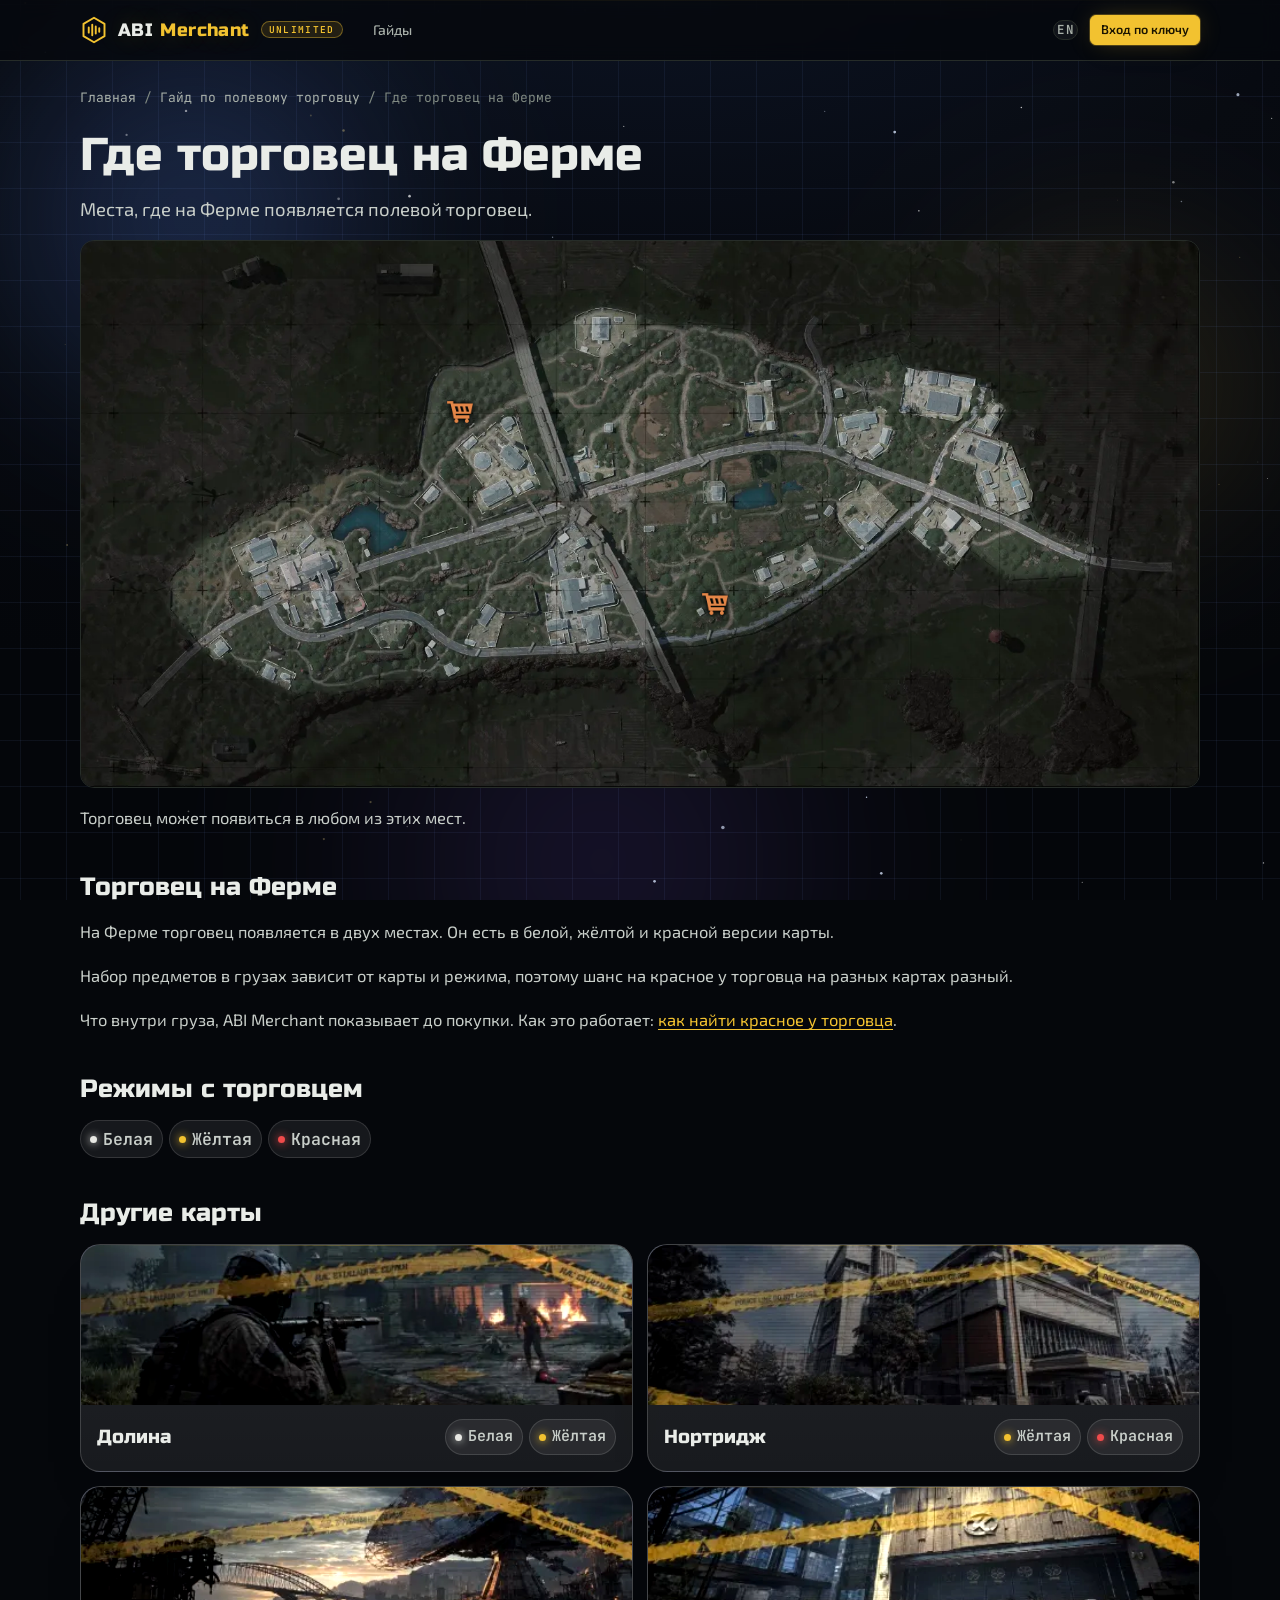
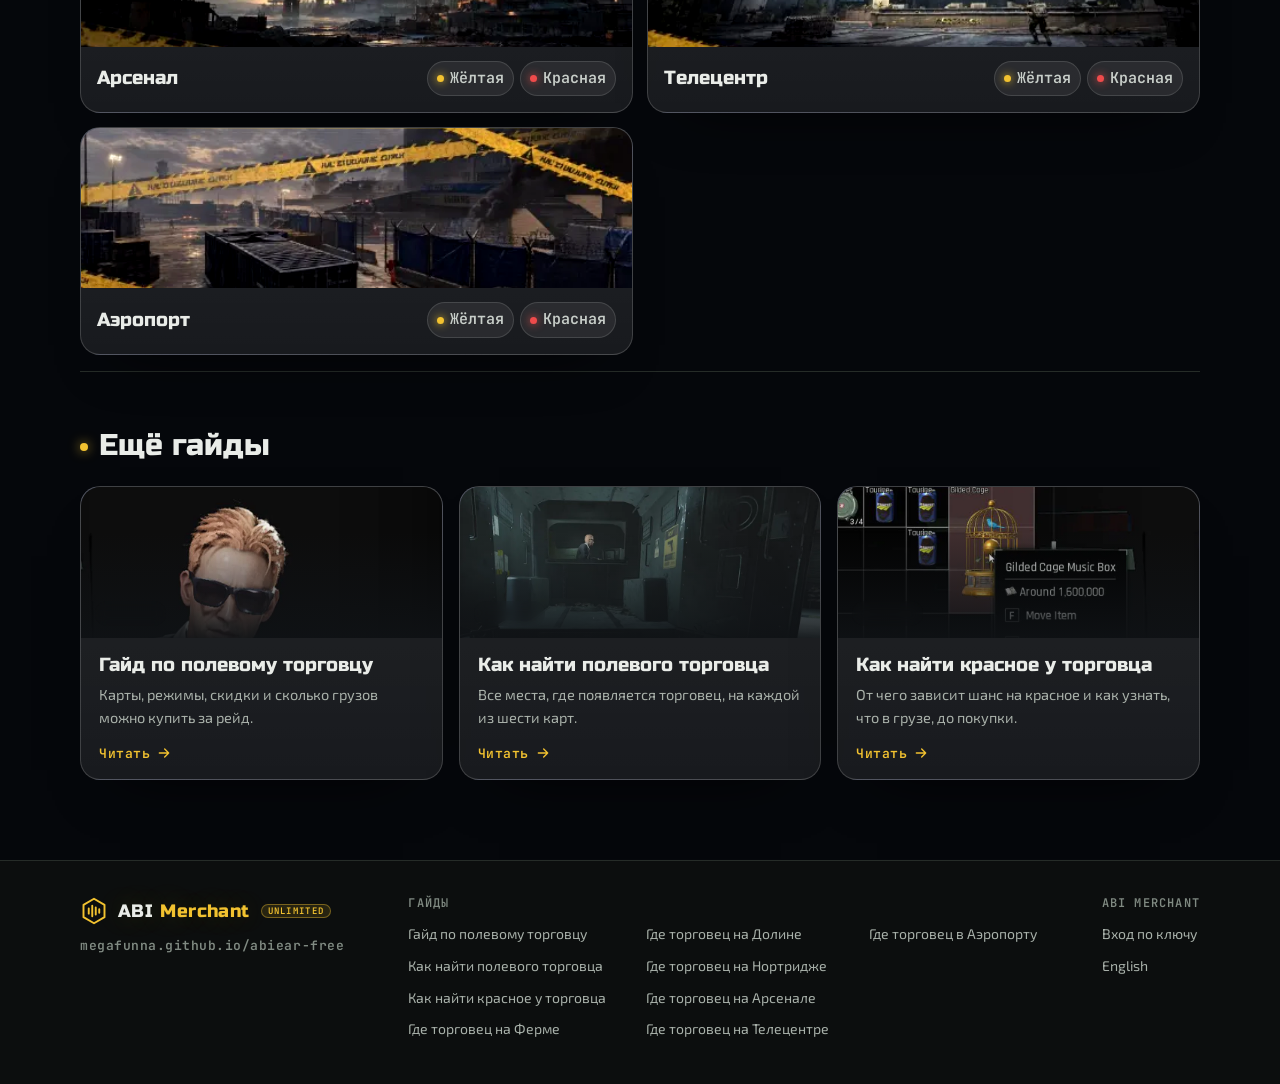
<file: pages/torgovec/farm.html>
<!doctype html>
<html lang="ru" translate="no">
<head>
  <meta charset="utf-8">
  <meta name="viewport" content="width=device-width, initial-scale=1">
  <meta name="robots" content="index, follow, max-image-preview:large">
  <title>Где торговец на Ферме · ABI Merchant</title>
  <meta name="description" content="Где найти полевого торговца на Ферме в Arena Breakout: Infinite: все места на карте.">
  <meta name="theme-color" content="#0b0d0c">
  <meta property="og:type" content="website">
  <meta property="og:site_name" content="ABI Merchant UNLIMITED">
  <meta property="og:locale" content="ru_RU">
  <meta property="og:url" content="https://megafunna.github.io/abiear-free/torgovec/farm.html">
  <meta property="og:title" content="Где торговец на Ферме · ABI Merchant">
  <meta property="og:description" content="Где найти полевого торговца на Ферме в Arena Breakout: Infinite: все места на карте.">
  <meta property="og:image" content="https://megafunna.github.io/abiear-free/og/og-farm.png">
  <meta property="og:image:width" content="1200">
  <meta property="og:image:height" content="630">
  <meta property="og:image:secure_url" content="https://megafunna.github.io/abiear-free/og/og-farm.png">
  <meta property="og:image:type" content="image/png">
  <meta name="twitter:card" content="summary_large_image">
  <meta name="twitter:title" content="Где торговец на Ферме · ABI Merchant">
  <meta name="twitter:description" content="Где найти полевого торговца на Ферме в Arena Breakout: Infinite: все места на карте.">
  <meta name="twitter:image" content="https://megafunna.github.io/abiear-free/og/og-farm.png">
  <link rel="icon" href="data:image/svg+xml,%3Csvg xmlns='http://www.w3.org/2000/svg' viewBox='0 0 32 32'%3E%3Cpath d='M16 2 28 9v14l-12 7-12-7V9z' fill='%230b0d0c' stroke='%23f2c230' stroke-width='2.5'/%3E%3Cpath d='M10 13v6M14 10v12M18 12v8M22 14v4' stroke='%23f2c230' stroke-width='2.5' stroke-linecap='round'/%3E%3C/svg%3E">
  <link rel="stylesheet" href="../../fonts/fonts.css">
  <link rel="stylesheet" href="../../css/style.css">
  <link rel="stylesheet" href="../../css/site.css">
  <link rel="stylesheet" href="../../css/gate.css">
  <script src="../../js/lang.js"></script>
</head>
<body class="site s-guide space">
<div class="space-bg" aria-hidden="true">
  <span class="space-neb n1"></span><span class="space-neb n2"></span><span class="space-neb n3"></span>
  <span class="space-grid"></span>
  <canvas class="space-stars"></canvas>
</div>
<header class="s-nav"><div class="s-nav-in">
  <a class="brand" href="../../gate.html"><svg class="brand-mark" viewBox="0 0 32 32" aria-hidden="true"><path d="M16 2 28 9v14l-12 7-12-7V9z" fill="none" stroke="currentColor" stroke-width="2.2" stroke-linejoin="round"/><path d="M10 13v6M14 10v12M18 12v8M22 14v4" stroke="currentColor" stroke-width="2.2" stroke-linecap="round"/></svg><span class="brand-name">ABI <b>Merchant</b> <span class="brand-suffix">Unlimited</span></span></a>
  <nav class="s-links" aria-label="Гайды" data-en-aria-label="Guides">
    <a href="../../pages/gajd-po-torgovcu.html" data-en="Guides">Гайды</a>
  </nav>
  <button class="s-lang" type="button" data-lang-switch>EN</button>
  <a class="btn small primary s-signin" href="../../gate.html#signin"><span data-en="Sign in with key">Вход по ключу</span></a>
</div></header>
<main class="s-main s-article">
<nav class="s-crumbs" aria-label="breadcrumbs"><a href="../../gate.html">Главная</a><span>/</span><a href="../../pages/gajd-po-torgovcu.html">Гайд по полевому торговцу</a><span>/</span><span aria-current="page">Где торговец на Ферме</span></nav>
<article>
  <header class="s-art-head"><h1>Где торговец на Ферме</h1><p class="s-lead">Места, где на Ферме появляется полевой торговец.</p></header>
  <div class="s-prose"><figure class="s-spotmap">
  <div class="s-spotmap-img" style="--ar:2.0487"><img src="../../img/site/maps/farm.webp" alt="Карта Ферма с местами полевого торговца" width="1600" height="781">
  <span class="s-pin" style="left:33.93%;top:31.33%"><img src="../../img/site/merchant.png" alt="" width="128" height="108"></span><span class="s-pin" style="left:56.72%;top:66.44%"><img src="../../img/site/merchant.png" alt="" width="128" height="108"></span></div>
</figure>
<p>Торговец может появиться в любом из этих мест.</p>
<h2>Торговец на Ферме</h2>
<p>На Ферме торговец появляется в двух местах. Он есть в белой, жёлтой и красной версии карты.</p><p>Набор предметов в грузах зависит от карты и режима, поэтому шанс на красное у торговца на разных картах разный.</p><p>Что внутри груза, ABI Merchant показывает до покупки. Как это работает: <a href="../../pages/krasnoe-u-torgovca.html">как найти красное у торговца</a>.</p>
<h2>Режимы с торговцем</h2>
<ul class="s-modes"><li class="m-white">Белая</li><li class="m-yellow">Жёлтая</li><li class="m-red">Красная</li></ul>
<h2>Другие карты</h2>
<ul class="s-maps"><li><a class="s-map" href="../../pages/torgovec/valley.html"><img src="../../img/maps/valley-lockdown-sm.webp" alt="" loading="lazy" width="480" height="160">
      <span class="s-map-body"><span class="s-map-name">Долина</span><ul class="s-modes"><li class="m-white">Белая</li><li class="m-yellow">Жёлтая</li></ul></span>
      </a></li><li><a class="s-map" href="../../pages/torgovec/northridge.html"><img src="../../img/maps/northridge-lockdown-sm.webp" alt="" loading="lazy" width="480" height="160">
      <span class="s-map-body"><span class="s-map-name">Нортридж</span><ul class="s-modes"><li class="m-yellow">Жёлтая</li><li class="m-red">Красная</li></ul></span>
      </a></li><li><a class="s-map" href="../../pages/torgovec/armory.html"><img src="../../img/maps/armory-lockdown-sm.webp" alt="" loading="lazy" width="480" height="160">
      <span class="s-map-body"><span class="s-map-name">Арсенал</span><ul class="s-modes"><li class="m-yellow">Жёлтая</li><li class="m-red">Красная</li></ul></span>
      </a></li><li><a class="s-map" href="../../pages/torgovec/tvstation.html"><img src="../../img/maps/tvstation-lockdown-sm.webp" alt="" loading="lazy" width="480" height="160">
      <span class="s-map-body"><span class="s-map-name">Телецентр</span><ul class="s-modes"><li class="m-yellow">Жёлтая</li><li class="m-red">Красная</li></ul></span>
      </a></li><li><a class="s-map" href="../../pages/torgovec/airport.html"><img src="../../img/maps/airport-lockdown-sm.webp" alt="" loading="lazy" width="480" height="160">
      <span class="s-map-body"><span class="s-map-name">Аэропорт</span><ul class="s-modes"><li class="m-yellow">Жёлтая</li><li class="m-red">Красная</li></ul></span>
      </a></li></ul></div>
</article>

<nav class="s-sec" aria-label="Ещё гайды"><h2 class="s-h2">Ещё гайды</h2><ul class="s-cards"><li><a href="../../pages/gajd-po-torgovcu.html">
    <span class="s-card-img"><img src="../../img/site/covers/hub.webp" alt="" loading="lazy" width="960" height="400"><span class="s-card-tag"><svg class="i" viewBox="0 0 24 24" aria-hidden="true"><path d="M9 3 3 6v15l6-3 6 3 6-3V3l-6 3z"/><path d="M9 3v15M15 6v15"/></svg>Гайд</span></span>
    <div class="s-card-body"><h3>Гайд по полевому торговцу</h3><p>Карты, режимы, скидки и сколько грузов можно купить за рейд.</p><span class="s-card-more">Читать<svg class="i" viewBox="0 0 24 24" aria-hidden="true"><path d="M5 12h14M13 6l6 6-6 6"/></svg></span></div>
  </a></li><li><a href="../../pages/kak-najti-torgovca.html">
    <span class="s-card-img"><img src="../../img/site/covers/find.webp" alt="" loading="lazy" width="960" height="400"><span class="s-card-tag"><svg class="i" viewBox="0 0 24 24" aria-hidden="true"><path d="M12 22s7-6.2 7-12a7 7 0 0 0-14 0c0 5.8 7 12 7 12z"/><circle cx="12" cy="10" r="2.5"/></svg>Гайд</span></span>
    <div class="s-card-body"><h3>Как найти полевого торговца</h3><p>Все места, где появляется торговец, на каждой из шести карт.</p><span class="s-card-more">Читать<svg class="i" viewBox="0 0 24 24" aria-hidden="true"><path d="M5 12h14M13 6l6 6-6 6"/></svg></span></div>
  </a></li><li><a href="../../pages/krasnoe-u-torgovca.html">
    <span class="s-card-img"><img src="../../img/site/covers/red.webp" alt="" loading="lazy" width="960" height="400"><span class="s-card-tag"><svg class="i" viewBox="0 0 24 24" aria-hidden="true"><circle cx="12" cy="12" r="9"/><circle cx="12" cy="12" r="4"/><path d="M12 1v4M12 19v4M1 12h4M19 12h4"/></svg>Гайд</span></span>
    <div class="s-card-body"><h3>Как найти красное у торговца</h3><p>От чего зависит шанс на красное и как узнать, что в грузе, до покупки.</p><span class="s-card-more">Читать<svg class="i" viewBox="0 0 24 24" aria-hidden="true"><path d="M5 12h14M13 6l6 6-6 6"/></svg></span></div>
  </a></li></ul></nav>
</main>
<footer class="s-foot"><div class="s-foot-in">
  <div class="s-foot-brand"><a class="brand" href="../../gate.html"><svg class="brand-mark" viewBox="0 0 32 32" aria-hidden="true"><path d="M16 2 28 9v14l-12 7-12-7V9z" fill="none" stroke="currentColor" stroke-width="2.2" stroke-linejoin="round"/><path d="M10 13v6M14 10v12M18 12v8M22 14v4" stroke="currentColor" stroke-width="2.2" stroke-linecap="round"/></svg><span class="brand-name">ABI <b>Merchant</b> <span class="brand-suffix">Unlimited</span></span></a><p class="s-foot-domain">megafunna.github.io/abiear-free</p></div>
  <nav class="s-foot-col" aria-label="Гайды" data-en-aria-label="Guides"><h2 data-en="Guides">Гайды</h2><div class="s-foot-guides">
    <a href="../../pages/gajd-po-torgovcu.html" data-en="Field Merchant guide">Гайд по полевому торговцу</a>
    <a href="../../pages/kak-najti-torgovca.html" data-en="How to find the Field Merchant">Как найти полевого торговца</a>
    <a href="../../pages/krasnoe-u-torgovca.html" data-en="How to get red items from the merchant">Как найти красное у торговца</a>
    <a href="../../pages/torgovec/farm.html" data-en="Field Merchant on Farm">Где торговец на Ферме</a>
    <a href="../../pages/torgovec/valley.html" data-en="Field Merchant on Valley">Где торговец на Долине</a>
    <a href="../../pages/torgovec/northridge.html" data-en="Field Merchant on Northridge">Где торговец на Нортридже</a>
    <a href="../../pages/torgovec/armory.html" data-en="Field Merchant on Armory">Где торговец на Арсенале</a>
    <a href="../../pages/torgovec/tvstation.html" data-en="Field Merchant at TV Station">Где торговец на Телецентре</a>
    <a href="../../pages/torgovec/airport.html" data-en="Field Merchant at Airport">Где торговец в Аэропорту</a>
  </div></nav>
  <nav class="s-foot-col" aria-label="ABI Merchant Unlimited"><h2>ABI Merchant</h2>
    <a href="../../gate.html#signin" data-en="Sign in with key">Вход по ключу</a>
    <a href="#" data-lang-switch>English</a>
  </nav>
</div></footer>

<script>
  // космический фон: звёзды на канвасе. Тихий режим — если в системе включено
  // «уменьшить движение», рисуем один статичный кадр и не крутим анимацию.
  (() => {
    const cv = document.querySelector(".space-stars");
    if (!cv) return;
    const ctx = cv.getContext("2d");
    const reduce = matchMedia("(prefers-reduced-motion: reduce)").matches;
    const DPR = Math.min(devicePixelRatio || 1, 2);
    let w = 0, h = 0, stars = [], raf = 0;

    function resize() {
      w = cv.clientWidth; h = cv.clientHeight;
      cv.width = Math.round(w * DPR); cv.height = Math.round(h * DPR);
      ctx.setTransform(DPR, 0, 0, DPR, 0, 0);
      const n = Math.min(150, Math.round((w * h) / 11000));
      stars = Array.from({ length: n }, () => ({
        x: Math.random() * w,
        y: Math.random() * h,
        z: 0.25 + Math.random() * 0.75,          // глубина: размер, яркость и скорость
        r: 0.4 + Math.random() * 1.1,
        p: Math.random() * 6.283,                // фаза мерцания
        s: 0.3 + Math.random() * 0.9             // своя скорость мерцания
      }));
      if (reduce) draw(0);
    }

    function draw(t) {
      ctx.clearRect(0, 0, w, h);
      for (const st of stars) {
        const y = reduce ? st.y : (st.y + t * 0.004 * st.z) % (h + 4);
        const a = reduce ? 0.7 * st.z
                         : (0.35 + 0.65 * Math.abs(Math.sin(t * 0.0009 * st.s + st.p))) * st.z;
        ctx.globalAlpha = Math.min(1, a);
        ctx.fillStyle = st.z > 0.78 ? "#dbe8ff" : (st.z > 0.55 ? "#ffffff" : "#f2d98a");
        ctx.beginPath();
        ctx.arc(st.x, y, st.r * (0.6 + st.z * 0.6), 0, 6.2832);
        ctx.fill();
      }
      ctx.globalAlpha = 1;
    }

    function loop(t) { draw(t); raf = requestAnimationFrame(loop); }
    function start() { if (!raf && !reduce) raf = requestAnimationFrame(loop); }
    function stop() { if (raf) { cancelAnimationFrame(raf); raf = 0; } }

    addEventListener("resize", resize, { passive: true });
    addEventListener("orientationchange", resize);
    document.addEventListener("visibilitychange", () => (document.hidden ? stop() : start()));

    resize();
    start();
  })();
</script>
</body>
</html>
</file>
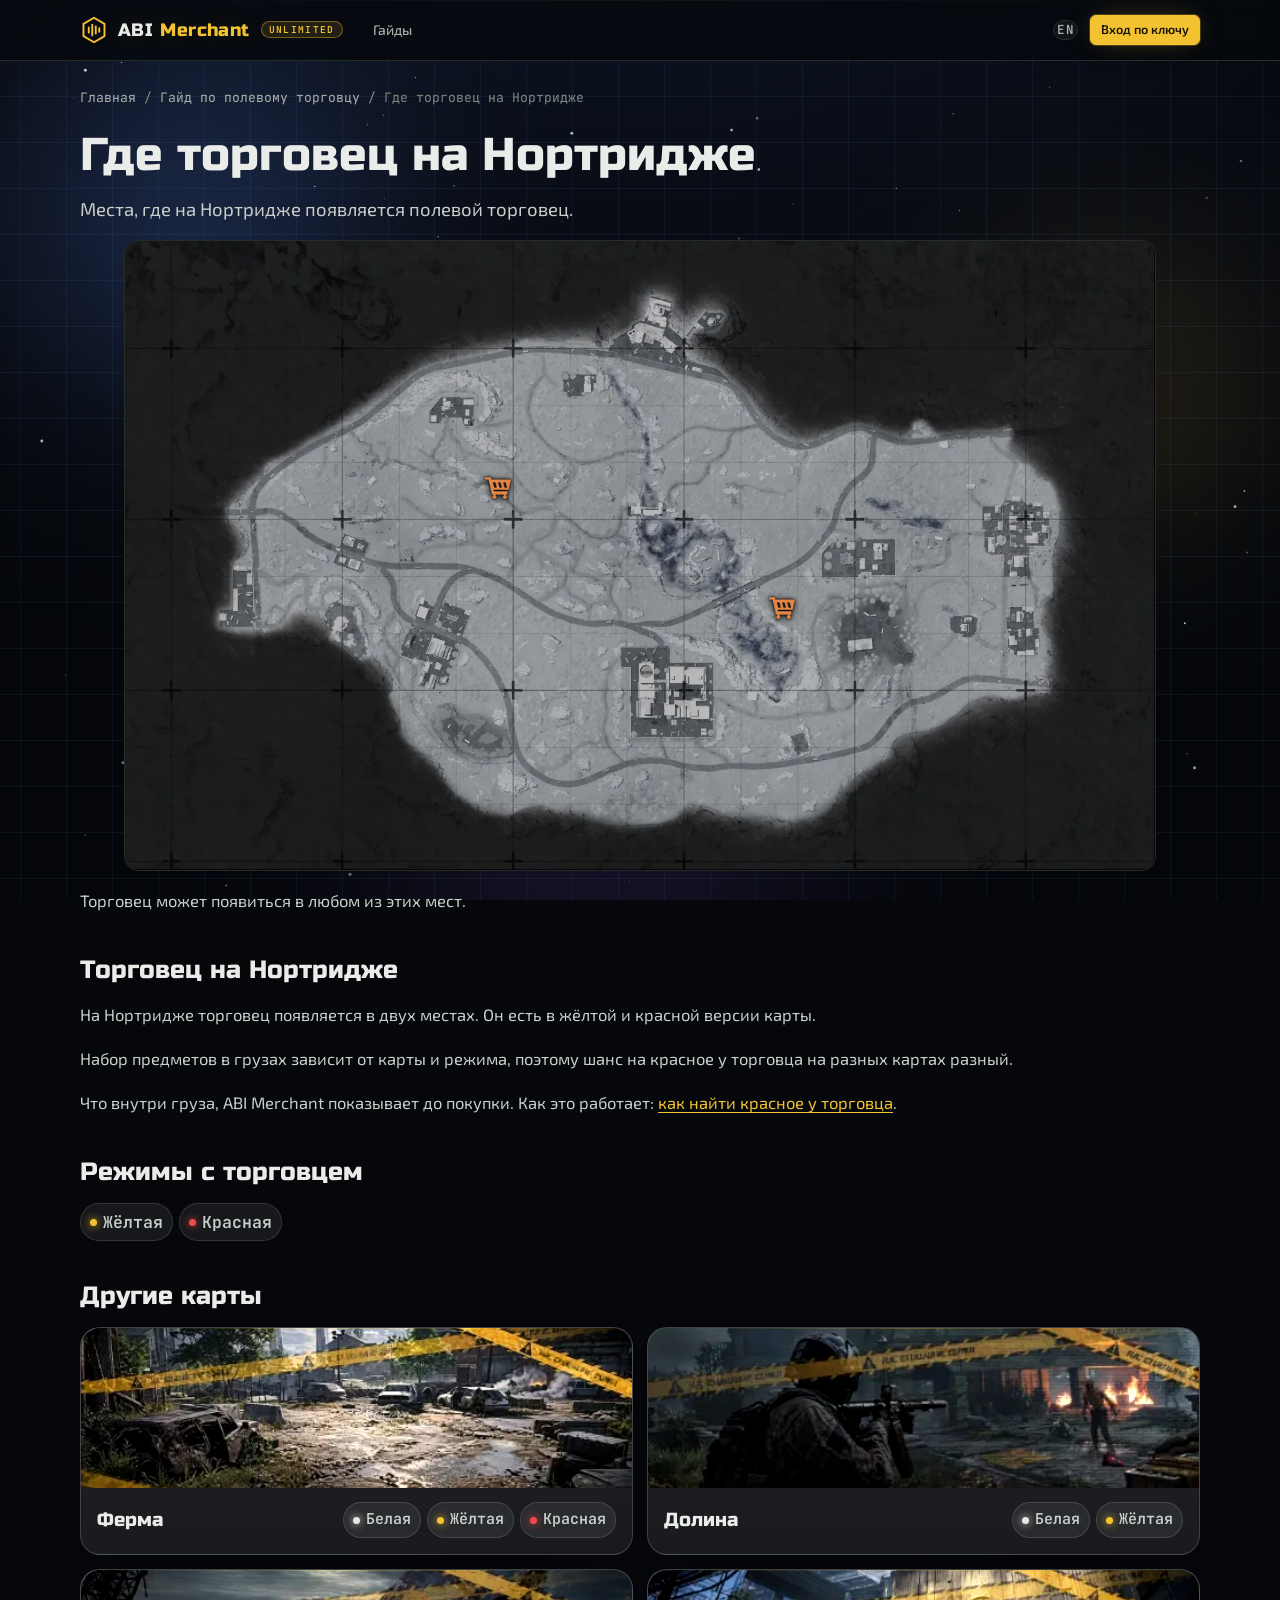
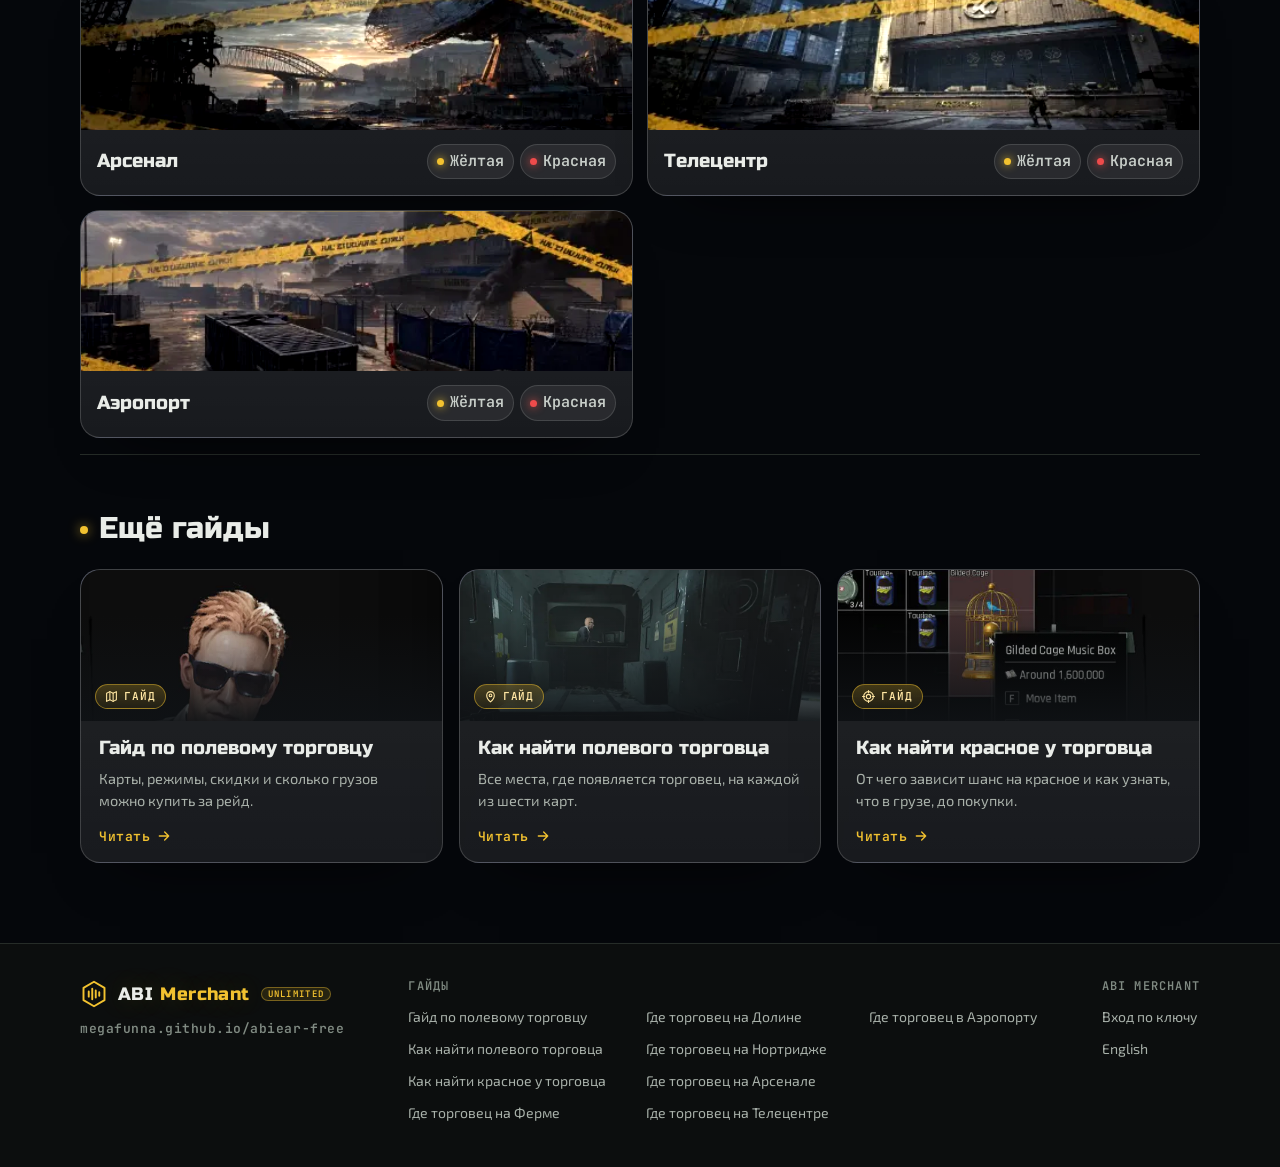
<file: pages/torgovec/northridge.html>
<!doctype html>
<html lang="ru" translate="no">
<head>
  <meta charset="utf-8">
  <meta name="viewport" content="width=device-width, initial-scale=1">
  <meta name="robots" content="index, follow, max-image-preview:large">
  <title>Где торговец на Нортридже · ABI Merchant</title>
  <meta name="description" content="Где найти полевого торговца на Нортридже в Arena Breakout: Infinite: все места на карте.">
  <meta name="theme-color" content="#0b0d0c">
  <meta property="og:type" content="website">
  <meta property="og:site_name" content="ABI Merchant UNLIMITED">
  <meta property="og:locale" content="ru_RU">
  <meta property="og:url" content="https://megafunna.github.io/abiear-free/torgovec/northridge.html">
  <meta property="og:title" content="Где торговец на Нортридже · ABI Merchant">
  <meta property="og:description" content="Где найти полевого торговца на Нортридже в Arena Breakout: Infinite: все места на карте.">
  <meta property="og:image" content="https://megafunna.github.io/abiear-free/og/og-northridge.png">
  <meta property="og:image:width" content="1200">
  <meta property="og:image:height" content="630">
  <meta property="og:image:secure_url" content="https://megafunna.github.io/abiear-free/og/og-northridge.png">
  <meta property="og:image:type" content="image/png">
  <meta name="twitter:card" content="summary_large_image">
  <meta name="twitter:title" content="Где торговец на Нортридже · ABI Merchant">
  <meta name="twitter:description" content="Где найти полевого торговца на Нортридже в Arena Breakout: Infinite: все места на карте.">
  <meta name="twitter:image" content="https://megafunna.github.io/abiear-free/og/og-northridge.png">
  <link rel="icon" href="data:image/svg+xml,%3Csvg xmlns='http://www.w3.org/2000/svg' viewBox='0 0 32 32'%3E%3Cpath d='M16 2 28 9v14l-12 7-12-7V9z' fill='%230b0d0c' stroke='%23f2c230' stroke-width='2.5'/%3E%3Cpath d='M10 13v6M14 10v12M18 12v8M22 14v4' stroke='%23f2c230' stroke-width='2.5' stroke-linecap='round'/%3E%3C/svg%3E">
  <link rel="stylesheet" href="../../fonts/fonts.css">
  <link rel="stylesheet" href="../../css/style.css">
  <link rel="stylesheet" href="../../css/site.css">
  <link rel="stylesheet" href="../../css/gate.css">
  <script src="../../js/lang.js"></script>
</head>
<body class="site s-guide space">
<div class="space-bg" aria-hidden="true">
  <span class="space-neb n1"></span><span class="space-neb n2"></span><span class="space-neb n3"></span>
  <span class="space-grid"></span>
  <canvas class="space-stars"></canvas>
</div>
<header class="s-nav"><div class="s-nav-in">
  <a class="brand" href="../../gate.html"><svg class="brand-mark" viewBox="0 0 32 32" aria-hidden="true"><path d="M16 2 28 9v14l-12 7-12-7V9z" fill="none" stroke="currentColor" stroke-width="2.2" stroke-linejoin="round"/><path d="M10 13v6M14 10v12M18 12v8M22 14v4" stroke="currentColor" stroke-width="2.2" stroke-linecap="round"/></svg><span class="brand-name">ABI <b>Merchant</b> <span class="brand-suffix">Unlimited</span></span></a>
  <nav class="s-links" aria-label="Гайды" data-en-aria-label="Guides">
    <a href="../../pages/gajd-po-torgovcu.html" data-en="Guides">Гайды</a>
  </nav>
  <button class="s-lang" type="button" data-lang-switch>EN</button>
  <a class="btn small primary s-signin" href="../../gate.html#signin"><span data-en="Sign in with key">Вход по ключу</span></a>
</div></header>
<main class="s-main s-article">
<nav class="s-crumbs" aria-label="breadcrumbs"><a href="../../gate.html">Главная</a><span>/</span><a href="../../pages/gajd-po-torgovcu.html">Гайд по полевому торговцу</a><span>/</span><span aria-current="page">Где торговец на Нортридже</span></nav>
<article>
  <header class="s-art-head"><h1>Где торговец на Нортридже</h1><p class="s-lead">Места, где на Нортридже появляется полевой торговец.</p></header>
  <div class="s-prose"><figure class="s-spotmap">
  <div class="s-spotmap-img" style="--ar:1.6393"><img src="../../img/site/maps/northridge.webp" alt="Карта Нортридж с местами полевого торговца" width="1600" height="976">
  <span class="s-pin" style="left:36.19%;top:39.22%"><img src="../../img/site/merchant.png" alt="" width="128" height="108"></span><span class="s-pin" style="left:63.80%;top:58.30%"><img src="../../img/site/merchant.png" alt="" width="128" height="108"></span></div>
</figure>
<p>Торговец может появиться в любом из этих мест.</p>
<h2>Торговец на Нортридже</h2>
<p>На Нортридже торговец появляется в двух местах. Он есть в жёлтой и красной версии карты.</p><p>Набор предметов в грузах зависит от карты и режима, поэтому шанс на красное у торговца на разных картах разный.</p><p>Что внутри груза, ABI Merchant показывает до покупки. Как это работает: <a href="../../pages/krasnoe-u-torgovca.html">как найти красное у торговца</a>.</p>
<h2>Режимы с торговцем</h2>
<ul class="s-modes"><li class="m-yellow">Жёлтая</li><li class="m-red">Красная</li></ul>
<h2>Другие карты</h2>
<ul class="s-maps"><li><a class="s-map" href="../../pages/torgovec/farm.html"><img src="../../img/maps/farm-lockdown-sm.webp" alt="" loading="lazy" width="480" height="160">
      <span class="s-map-body"><span class="s-map-name">Ферма</span><ul class="s-modes"><li class="m-white">Белая</li><li class="m-yellow">Жёлтая</li><li class="m-red">Красная</li></ul></span>
      </a></li><li><a class="s-map" href="../../pages/torgovec/valley.html"><img src="../../img/maps/valley-lockdown-sm.webp" alt="" loading="lazy" width="480" height="160">
      <span class="s-map-body"><span class="s-map-name">Долина</span><ul class="s-modes"><li class="m-white">Белая</li><li class="m-yellow">Жёлтая</li></ul></span>
      </a></li><li><a class="s-map" href="../../pages/torgovec/armory.html"><img src="../../img/maps/armory-lockdown-sm.webp" alt="" loading="lazy" width="480" height="160">
      <span class="s-map-body"><span class="s-map-name">Арсенал</span><ul class="s-modes"><li class="m-yellow">Жёлтая</li><li class="m-red">Красная</li></ul></span>
      </a></li><li><a class="s-map" href="../../pages/torgovec/tvstation.html"><img src="../../img/maps/tvstation-lockdown-sm.webp" alt="" loading="lazy" width="480" height="160">
      <span class="s-map-body"><span class="s-map-name">Телецентр</span><ul class="s-modes"><li class="m-yellow">Жёлтая</li><li class="m-red">Красная</li></ul></span>
      </a></li><li><a class="s-map" href="../../pages/torgovec/airport.html"><img src="../../img/maps/airport-lockdown-sm.webp" alt="" loading="lazy" width="480" height="160">
      <span class="s-map-body"><span class="s-map-name">Аэропорт</span><ul class="s-modes"><li class="m-yellow">Жёлтая</li><li class="m-red">Красная</li></ul></span>
      </a></li></ul></div>
</article>

<nav class="s-sec" aria-label="Ещё гайды"><h2 class="s-h2">Ещё гайды</h2><ul class="s-cards"><li><a href="../../pages/gajd-po-torgovcu.html">
    <span class="s-card-img"><img src="../../img/site/covers/hub.webp" alt="" loading="lazy" width="960" height="400"><span class="s-card-tag"><svg class="i" viewBox="0 0 24 24" aria-hidden="true"><path d="M9 3 3 6v15l6-3 6 3 6-3V3l-6 3z"/><path d="M9 3v15M15 6v15"/></svg>Гайд</span></span>
    <div class="s-card-body"><h3>Гайд по полевому торговцу</h3><p>Карты, режимы, скидки и сколько грузов можно купить за рейд.</p><span class="s-card-more">Читать<svg class="i" viewBox="0 0 24 24" aria-hidden="true"><path d="M5 12h14M13 6l6 6-6 6"/></svg></span></div>
  </a></li><li><a href="../../pages/kak-najti-torgovca.html">
    <span class="s-card-img"><img src="../../img/site/covers/find.webp" alt="" loading="lazy" width="960" height="400"><span class="s-card-tag"><svg class="i" viewBox="0 0 24 24" aria-hidden="true"><path d="M12 22s7-6.2 7-12a7 7 0 0 0-14 0c0 5.8 7 12 7 12z"/><circle cx="12" cy="10" r="2.5"/></svg>Гайд</span></span>
    <div class="s-card-body"><h3>Как найти полевого торговца</h3><p>Все места, где появляется торговец, на каждой из шести карт.</p><span class="s-card-more">Читать<svg class="i" viewBox="0 0 24 24" aria-hidden="true"><path d="M5 12h14M13 6l6 6-6 6"/></svg></span></div>
  </a></li><li><a href="../../pages/krasnoe-u-torgovca.html">
    <span class="s-card-img"><img src="../../img/site/covers/red.webp" alt="" loading="lazy" width="960" height="400"><span class="s-card-tag"><svg class="i" viewBox="0 0 24 24" aria-hidden="true"><circle cx="12" cy="12" r="9"/><circle cx="12" cy="12" r="4"/><path d="M12 1v4M12 19v4M1 12h4M19 12h4"/></svg>Гайд</span></span>
    <div class="s-card-body"><h3>Как найти красное у торговца</h3><p>От чего зависит шанс на красное и как узнать, что в грузе, до покупки.</p><span class="s-card-more">Читать<svg class="i" viewBox="0 0 24 24" aria-hidden="true"><path d="M5 12h14M13 6l6 6-6 6"/></svg></span></div>
  </a></li></ul></nav>
</main>
<footer class="s-foot"><div class="s-foot-in">
  <div class="s-foot-brand"><a class="brand" href="../../gate.html"><svg class="brand-mark" viewBox="0 0 32 32" aria-hidden="true"><path d="M16 2 28 9v14l-12 7-12-7V9z" fill="none" stroke="currentColor" stroke-width="2.2" stroke-linejoin="round"/><path d="M10 13v6M14 10v12M18 12v8M22 14v4" stroke="currentColor" stroke-width="2.2" stroke-linecap="round"/></svg><span class="brand-name">ABI <b>Merchant</b> <span class="brand-suffix">Unlimited</span></span></a><p class="s-foot-domain">megafunna.github.io/abiear-free</p></div>
  <nav class="s-foot-col" aria-label="Гайды" data-en-aria-label="Guides"><h2 data-en="Guides">Гайды</h2><div class="s-foot-guides">
    <a href="../../pages/gajd-po-torgovcu.html" data-en="Field Merchant guide">Гайд по полевому торговцу</a>
    <a href="../../pages/kak-najti-torgovca.html" data-en="How to find the Field Merchant">Как найти полевого торговца</a>
    <a href="../../pages/krasnoe-u-torgovca.html" data-en="How to get red items from the merchant">Как найти красное у торговца</a>
    <a href="../../pages/torgovec/farm.html" data-en="Field Merchant on Farm">Где торговец на Ферме</a>
    <a href="../../pages/torgovec/valley.html" data-en="Field Merchant on Valley">Где торговец на Долине</a>
    <a href="../../pages/torgovec/northridge.html" data-en="Field Merchant on Northridge">Где торговец на Нортридже</a>
    <a href="../../pages/torgovec/armory.html" data-en="Field Merchant on Armory">Где торговец на Арсенале</a>
    <a href="../../pages/torgovec/tvstation.html" data-en="Field Merchant at TV Station">Где торговец на Телецентре</a>
    <a href="../../pages/torgovec/airport.html" data-en="Field Merchant at Airport">Где торговец в Аэропорту</a>
  </div></nav>
  <nav class="s-foot-col" aria-label="ABI Merchant Unlimited"><h2>ABI Merchant</h2>
    <a href="../../gate.html#signin" data-en="Sign in with key">Вход по ключу</a>
    <a href="#" data-lang-switch>English</a>
  </nav>
</div></footer>

<script>
  // космический фон: звёзды на канвасе. Тихий режим — если в системе включено
  // «уменьшить движение», рисуем один статичный кадр и не крутим анимацию.
  (() => {
    const cv = document.querySelector(".space-stars");
    if (!cv) return;
    const ctx = cv.getContext("2d");
    const reduce = matchMedia("(prefers-reduced-motion: reduce)").matches;
    const DPR = Math.min(devicePixelRatio || 1, 2);
    let w = 0, h = 0, stars = [], raf = 0;

    function resize() {
      w = cv.clientWidth; h = cv.clientHeight;
      cv.width = Math.round(w * DPR); cv.height = Math.round(h * DPR);
      ctx.setTransform(DPR, 0, 0, DPR, 0, 0);
      const n = Math.min(150, Math.round((w * h) / 11000));
      stars = Array.from({ length: n }, () => ({
        x: Math.random() * w,
        y: Math.random() * h,
        z: 0.25 + Math.random() * 0.75,          // глубина: размер, яркость и скорость
        r: 0.4 + Math.random() * 1.1,
        p: Math.random() * 6.283,                // фаза мерцания
        s: 0.3 + Math.random() * 0.9             // своя скорость мерцания
      }));
      if (reduce) draw(0);
    }

    function draw(t) {
      ctx.clearRect(0, 0, w, h);
      for (const st of stars) {
        const y = reduce ? st.y : (st.y + t * 0.004 * st.z) % (h + 4);
        const a = reduce ? 0.7 * st.z
                         : (0.35 + 0.65 * Math.abs(Math.sin(t * 0.0009 * st.s + st.p))) * st.z;
        ctx.globalAlpha = Math.min(1, a);
        ctx.fillStyle = st.z > 0.78 ? "#dbe8ff" : (st.z > 0.55 ? "#ffffff" : "#f2d98a");
        ctx.beginPath();
        ctx.arc(st.x, y, st.r * (0.6 + st.z * 0.6), 0, 6.2832);
        ctx.fill();
      }
      ctx.globalAlpha = 1;
    }

    function loop(t) { draw(t); raf = requestAnimationFrame(loop); }
    function start() { if (!raf && !reduce) raf = requestAnimationFrame(loop); }
    function stop() { if (raf) { cancelAnimationFrame(raf); raf = 0; } }

    addEventListener("resize", resize, { passive: true });
    addEventListener("orientationchange", resize);
    document.addEventListener("visibilitychange", () => (document.hidden ? stop() : start()));

    resize();
    start();
  })();
</script>
</body>
</html>
</file>
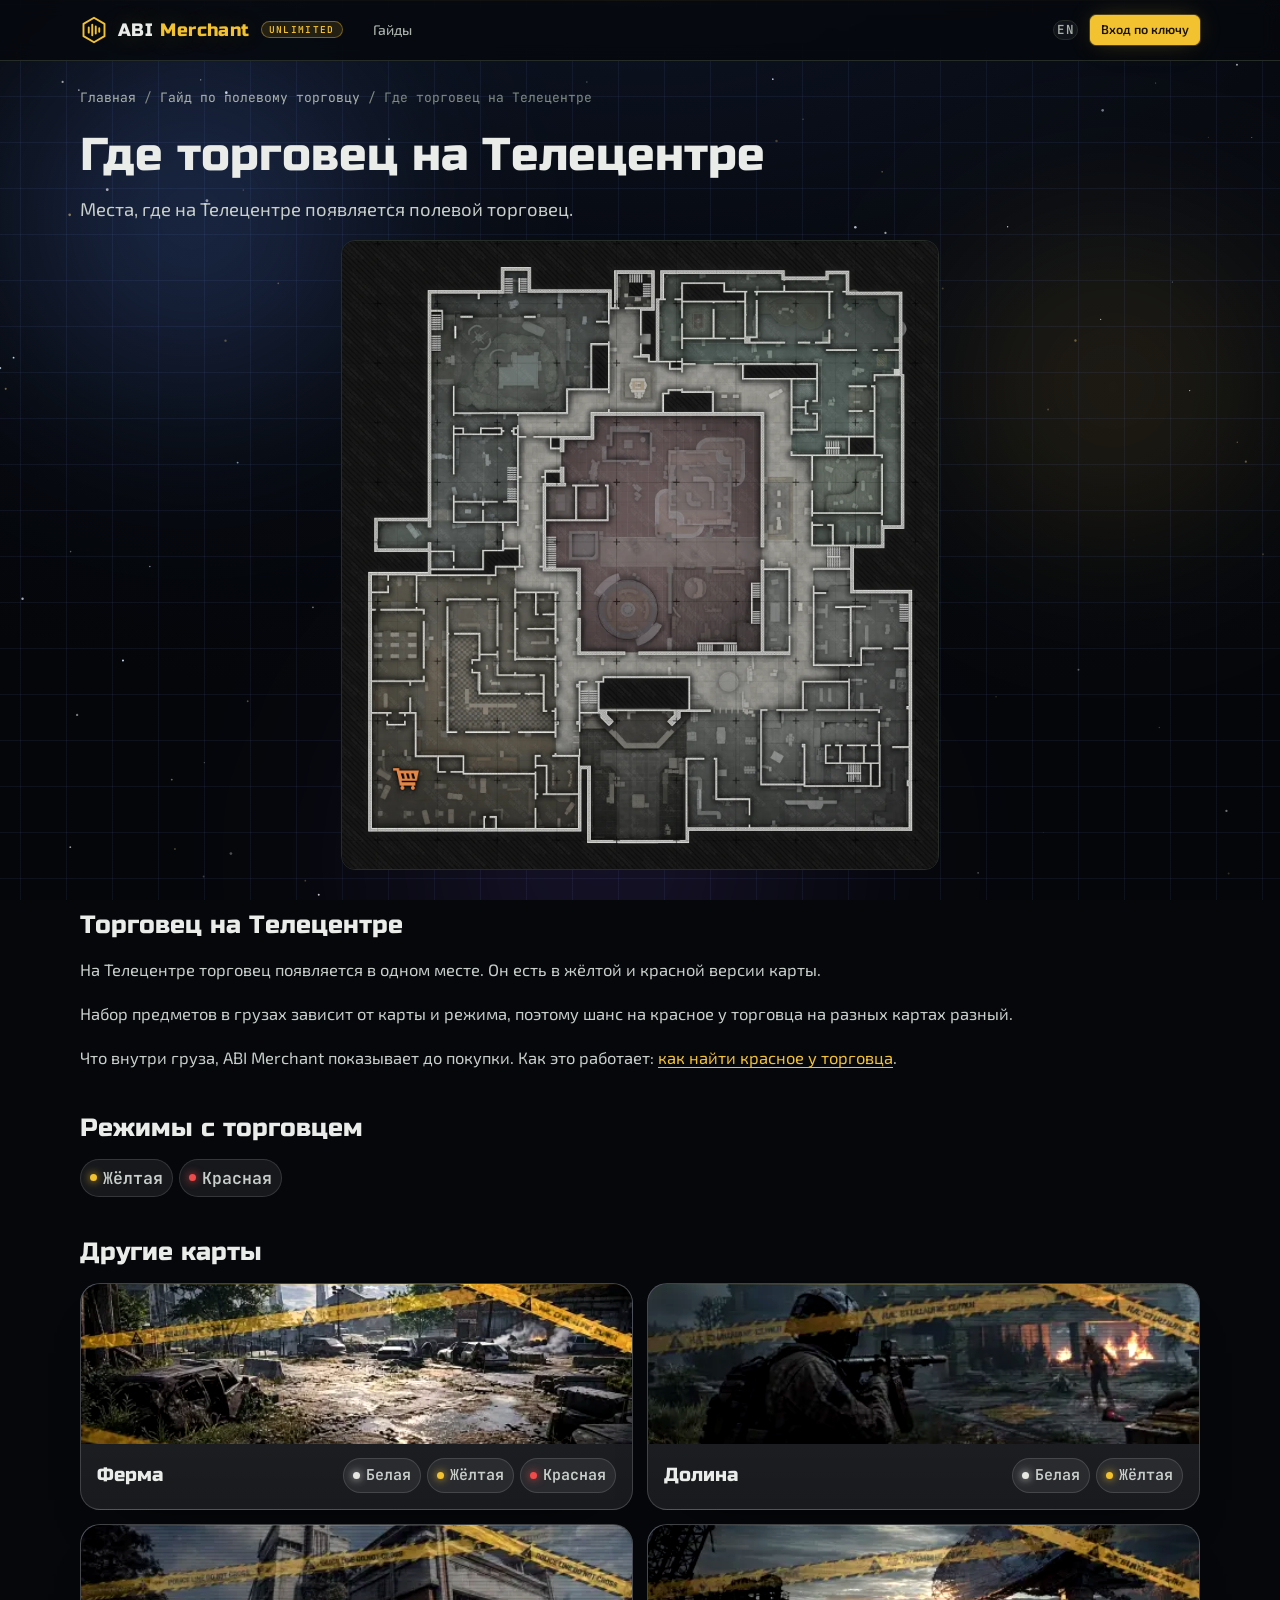
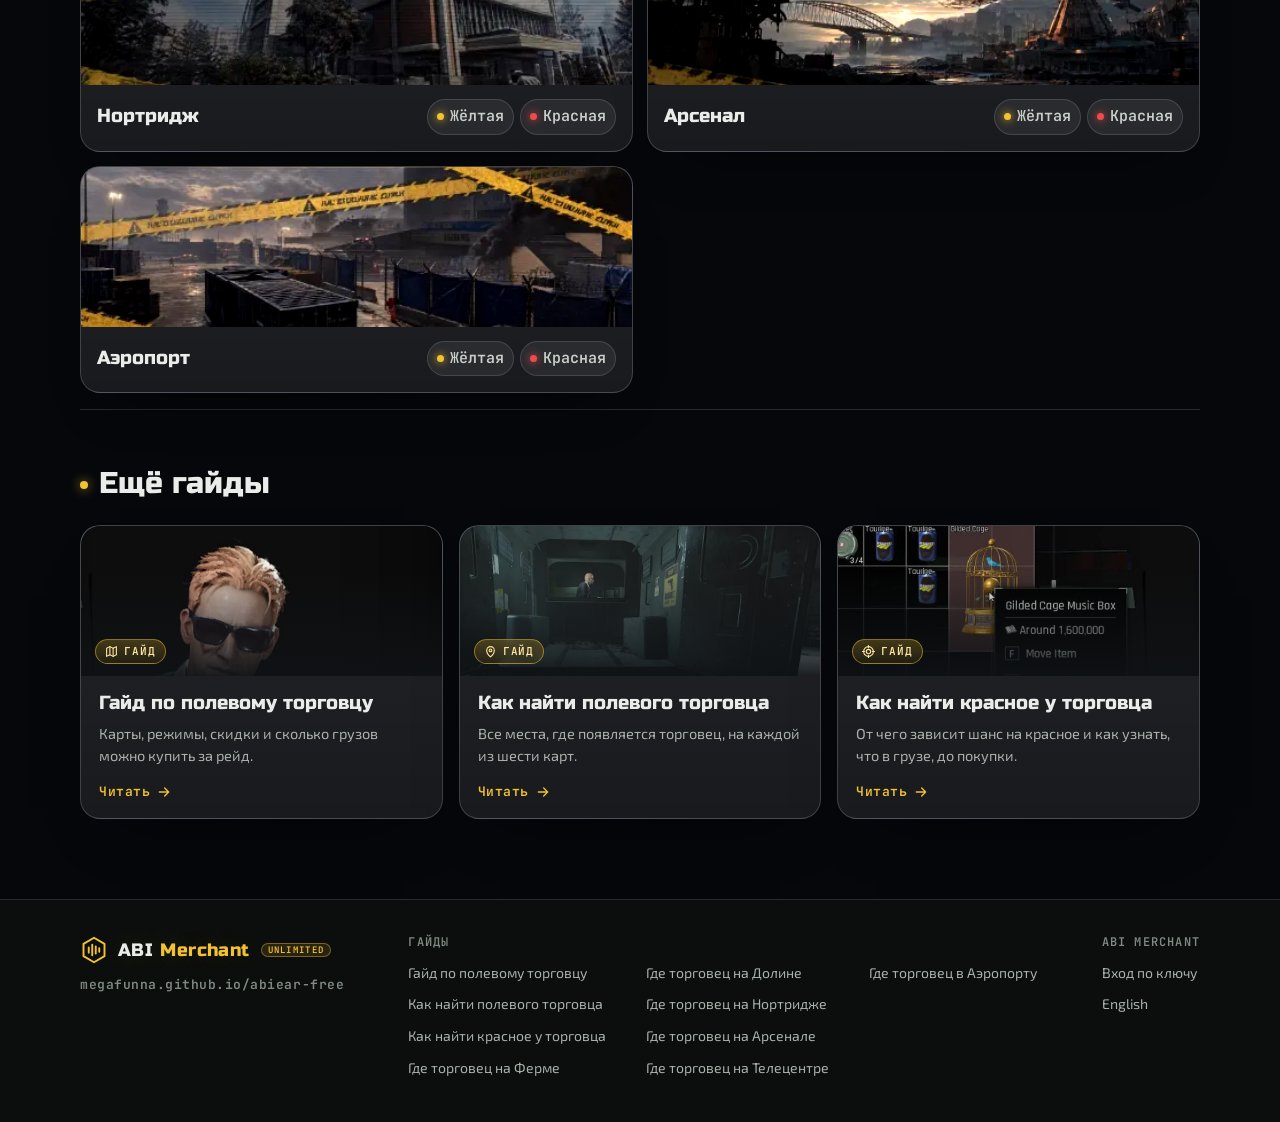
<file: pages/torgovec/tvstation.html>
<!doctype html>
<html lang="ru" translate="no">
<head>
  <meta charset="utf-8">
  <meta name="viewport" content="width=device-width, initial-scale=1">
  <meta name="robots" content="index, follow, max-image-preview:large">
  <title>Где торговец на Телецентре · ABI Merchant</title>
  <meta name="description" content="Где найти полевого торговца на Телецентре в Arena Breakout: Infinite: все места на карте.">
  <meta name="theme-color" content="#0b0d0c">
  <meta property="og:type" content="website">
  <meta property="og:site_name" content="ABI Merchant UNLIMITED">
  <meta property="og:locale" content="ru_RU">
  <meta property="og:url" content="https://megafunna.github.io/abiear-free/torgovec/tvstation.html">
  <meta property="og:title" content="Где торговец на Телецентре · ABI Merchant">
  <meta property="og:description" content="Где найти полевого торговца на Телецентре в Arena Breakout: Infinite: все места на карте.">
  <meta property="og:image" content="https://megafunna.github.io/abiear-free/og/og-tvstation.png">
  <meta property="og:image:width" content="1200">
  <meta property="og:image:height" content="630">
  <meta property="og:image:secure_url" content="https://megafunna.github.io/abiear-free/og/og-tvstation.png">
  <meta property="og:image:type" content="image/png">
  <meta name="twitter:card" content="summary_large_image">
  <meta name="twitter:title" content="Где торговец на Телецентре · ABI Merchant">
  <meta name="twitter:description" content="Где найти полевого торговца на Телецентре в Arena Breakout: Infinite: все места на карте.">
  <meta name="twitter:image" content="https://megafunna.github.io/abiear-free/og/og-tvstation.png">
  <link rel="icon" href="data:image/svg+xml,%3Csvg xmlns='http://www.w3.org/2000/svg' viewBox='0 0 32 32'%3E%3Cpath d='M16 2 28 9v14l-12 7-12-7V9z' fill='%230b0d0c' stroke='%23f2c230' stroke-width='2.5'/%3E%3Cpath d='M10 13v6M14 10v12M18 12v8M22 14v4' stroke='%23f2c230' stroke-width='2.5' stroke-linecap='round'/%3E%3C/svg%3E">
  <link rel="stylesheet" href="../../fonts/fonts.css">
  <link rel="stylesheet" href="../../css/style.css">
  <link rel="stylesheet" href="../../css/site.css">
  <link rel="stylesheet" href="../../css/gate.css">
  <script src="../../js/lang.js"></script>
</head>
<body class="site s-guide space">
<div class="space-bg" aria-hidden="true">
  <span class="space-neb n1"></span><span class="space-neb n2"></span><span class="space-neb n3"></span>
  <span class="space-grid"></span>
  <canvas class="space-stars"></canvas>
</div>
<header class="s-nav"><div class="s-nav-in">
  <a class="brand" href="../../gate.html"><svg class="brand-mark" viewBox="0 0 32 32" aria-hidden="true"><path d="M16 2 28 9v14l-12 7-12-7V9z" fill="none" stroke="currentColor" stroke-width="2.2" stroke-linejoin="round"/><path d="M10 13v6M14 10v12M18 12v8M22 14v4" stroke="currentColor" stroke-width="2.2" stroke-linecap="round"/></svg><span class="brand-name">ABI <b>Merchant</b> <span class="brand-suffix">Unlimited</span></span></a>
  <nav class="s-links" aria-label="Гайды" data-en-aria-label="Guides">
    <a href="../../pages/gajd-po-torgovcu.html" data-en="Guides">Гайды</a>
  </nav>
  <button class="s-lang" type="button" data-lang-switch>EN</button>
  <a class="btn small primary s-signin" href="../../gate.html#signin"><span data-en="Sign in with key">Вход по ключу</span></a>
</div></header>
<main class="s-main s-article">
<nav class="s-crumbs" aria-label="breadcrumbs"><a href="../../gate.html">Главная</a><span>/</span><a href="../../pages/gajd-po-torgovcu.html">Гайд по полевому торговцу</a><span>/</span><span aria-current="page">Где торговец на Телецентре</span></nav>
<article>
  <header class="s-art-head"><h1>Где торговец на Телецентре</h1><p class="s-lead">Места, где на Телецентре появляется полевой торговец.</p></header>
  <div class="s-prose"><figure class="s-spotmap">
  <div class="s-spotmap-img" style="--ar:0.9479"><img src="../../img/site/maps/tvstation.webp" alt="Карта Телецентр с местами полевого торговца" width="1600" height="1688">
  <span class="s-pin" style="left:10.75%;top:85.66%"><img src="../../img/site/merchant.png" alt="" width="128" height="108"></span></div>
</figure>

<h2>Торговец на Телецентре</h2>
<p>На Телецентре торговец появляется в одном месте. Он есть в жёлтой и красной версии карты.</p><p>Набор предметов в грузах зависит от карты и режима, поэтому шанс на красное у торговца на разных картах разный.</p><p>Что внутри груза, ABI Merchant показывает до покупки. Как это работает: <a href="../../pages/krasnoe-u-torgovca.html">как найти красное у торговца</a>.</p>
<h2>Режимы с торговцем</h2>
<ul class="s-modes"><li class="m-yellow">Жёлтая</li><li class="m-red">Красная</li></ul>
<h2>Другие карты</h2>
<ul class="s-maps"><li><a class="s-map" href="../../pages/torgovec/farm.html"><img src="../../img/maps/farm-lockdown-sm.webp" alt="" loading="lazy" width="480" height="160">
      <span class="s-map-body"><span class="s-map-name">Ферма</span><ul class="s-modes"><li class="m-white">Белая</li><li class="m-yellow">Жёлтая</li><li class="m-red">Красная</li></ul></span>
      </a></li><li><a class="s-map" href="../../pages/torgovec/valley.html"><img src="../../img/maps/valley-lockdown-sm.webp" alt="" loading="lazy" width="480" height="160">
      <span class="s-map-body"><span class="s-map-name">Долина</span><ul class="s-modes"><li class="m-white">Белая</li><li class="m-yellow">Жёлтая</li></ul></span>
      </a></li><li><a class="s-map" href="../../pages/torgovec/northridge.html"><img src="../../img/maps/northridge-lockdown-sm.webp" alt="" loading="lazy" width="480" height="160">
      <span class="s-map-body"><span class="s-map-name">Нортридж</span><ul class="s-modes"><li class="m-yellow">Жёлтая</li><li class="m-red">Красная</li></ul></span>
      </a></li><li><a class="s-map" href="../../pages/torgovec/armory.html"><img src="../../img/maps/armory-lockdown-sm.webp" alt="" loading="lazy" width="480" height="160">
      <span class="s-map-body"><span class="s-map-name">Арсенал</span><ul class="s-modes"><li class="m-yellow">Жёлтая</li><li class="m-red">Красная</li></ul></span>
      </a></li><li><a class="s-map" href="../../pages/torgovec/airport.html"><img src="../../img/maps/airport-lockdown-sm.webp" alt="" loading="lazy" width="480" height="160">
      <span class="s-map-body"><span class="s-map-name">Аэропорт</span><ul class="s-modes"><li class="m-yellow">Жёлтая</li><li class="m-red">Красная</li></ul></span>
      </a></li></ul></div>
</article>

<nav class="s-sec" aria-label="Ещё гайды"><h2 class="s-h2">Ещё гайды</h2><ul class="s-cards"><li><a href="../../pages/gajd-po-torgovcu.html">
    <span class="s-card-img"><img src="../../img/site/covers/hub.webp" alt="" loading="lazy" width="960" height="400"><span class="s-card-tag"><svg class="i" viewBox="0 0 24 24" aria-hidden="true"><path d="M9 3 3 6v15l6-3 6 3 6-3V3l-6 3z"/><path d="M9 3v15M15 6v15"/></svg>Гайд</span></span>
    <div class="s-card-body"><h3>Гайд по полевому торговцу</h3><p>Карты, режимы, скидки и сколько грузов можно купить за рейд.</p><span class="s-card-more">Читать<svg class="i" viewBox="0 0 24 24" aria-hidden="true"><path d="M5 12h14M13 6l6 6-6 6"/></svg></span></div>
  </a></li><li><a href="../../pages/kak-najti-torgovca.html">
    <span class="s-card-img"><img src="../../img/site/covers/find.webp" alt="" loading="lazy" width="960" height="400"><span class="s-card-tag"><svg class="i" viewBox="0 0 24 24" aria-hidden="true"><path d="M12 22s7-6.2 7-12a7 7 0 0 0-14 0c0 5.8 7 12 7 12z"/><circle cx="12" cy="10" r="2.5"/></svg>Гайд</span></span>
    <div class="s-card-body"><h3>Как найти полевого торговца</h3><p>Все места, где появляется торговец, на каждой из шести карт.</p><span class="s-card-more">Читать<svg class="i" viewBox="0 0 24 24" aria-hidden="true"><path d="M5 12h14M13 6l6 6-6 6"/></svg></span></div>
  </a></li><li><a href="../../pages/krasnoe-u-torgovca.html">
    <span class="s-card-img"><img src="../../img/site/covers/red.webp" alt="" loading="lazy" width="960" height="400"><span class="s-card-tag"><svg class="i" viewBox="0 0 24 24" aria-hidden="true"><circle cx="12" cy="12" r="9"/><circle cx="12" cy="12" r="4"/><path d="M12 1v4M12 19v4M1 12h4M19 12h4"/></svg>Гайд</span></span>
    <div class="s-card-body"><h3>Как найти красное у торговца</h3><p>От чего зависит шанс на красное и как узнать, что в грузе, до покупки.</p><span class="s-card-more">Читать<svg class="i" viewBox="0 0 24 24" aria-hidden="true"><path d="M5 12h14M13 6l6 6-6 6"/></svg></span></div>
  </a></li></ul></nav>
</main>
<footer class="s-foot"><div class="s-foot-in">
  <div class="s-foot-brand"><a class="brand" href="../../gate.html"><svg class="brand-mark" viewBox="0 0 32 32" aria-hidden="true"><path d="M16 2 28 9v14l-12 7-12-7V9z" fill="none" stroke="currentColor" stroke-width="2.2" stroke-linejoin="round"/><path d="M10 13v6M14 10v12M18 12v8M22 14v4" stroke="currentColor" stroke-width="2.2" stroke-linecap="round"/></svg><span class="brand-name">ABI <b>Merchant</b> <span class="brand-suffix">Unlimited</span></span></a><p class="s-foot-domain">megafunna.github.io/abiear-free</p></div>
  <nav class="s-foot-col" aria-label="Гайды" data-en-aria-label="Guides"><h2 data-en="Guides">Гайды</h2><div class="s-foot-guides">
    <a href="../../pages/gajd-po-torgovcu.html" data-en="Field Merchant guide">Гайд по полевому торговцу</a>
    <a href="../../pages/kak-najti-torgovca.html" data-en="How to find the Field Merchant">Как найти полевого торговца</a>
    <a href="../../pages/krasnoe-u-torgovca.html" data-en="How to get red items from the merchant">Как найти красное у торговца</a>
    <a href="../../pages/torgovec/farm.html" data-en="Field Merchant on Farm">Где торговец на Ферме</a>
    <a href="../../pages/torgovec/valley.html" data-en="Field Merchant on Valley">Где торговец на Долине</a>
    <a href="../../pages/torgovec/northridge.html" data-en="Field Merchant on Northridge">Где торговец на Нортридже</a>
    <a href="../../pages/torgovec/armory.html" data-en="Field Merchant on Armory">Где торговец на Арсенале</a>
    <a href="../../pages/torgovec/tvstation.html" data-en="Field Merchant at TV Station">Где торговец на Телецентре</a>
    <a href="../../pages/torgovec/airport.html" data-en="Field Merchant at Airport">Где торговец в Аэропорту</a>
  </div></nav>
  <nav class="s-foot-col" aria-label="ABI Merchant Unlimited"><h2>ABI Merchant</h2>
    <a href="../../gate.html#signin" data-en="Sign in with key">Вход по ключу</a>
    <a href="#" data-lang-switch>English</a>
  </nav>
</div></footer>

<script>
  // космический фон: звёзды на канвасе. Тихий режим — если в системе включено
  // «уменьшить движение», рисуем один статичный кадр и не крутим анимацию.
  (() => {
    const cv = document.querySelector(".space-stars");
    if (!cv) return;
    const ctx = cv.getContext("2d");
    const reduce = matchMedia("(prefers-reduced-motion: reduce)").matches;
    const DPR = Math.min(devicePixelRatio || 1, 2);
    let w = 0, h = 0, stars = [], raf = 0;

    function resize() {
      w = cv.clientWidth; h = cv.clientHeight;
      cv.width = Math.round(w * DPR); cv.height = Math.round(h * DPR);
      ctx.setTransform(DPR, 0, 0, DPR, 0, 0);
      const n = Math.min(150, Math.round((w * h) / 11000));
      stars = Array.from({ length: n }, () => ({
        x: Math.random() * w,
        y: Math.random() * h,
        z: 0.25 + Math.random() * 0.75,          // глубина: размер, яркость и скорость
        r: 0.4 + Math.random() * 1.1,
        p: Math.random() * 6.283,                // фаза мерцания
        s: 0.3 + Math.random() * 0.9             // своя скорость мерцания
      }));
      if (reduce) draw(0);
    }

    function draw(t) {
      ctx.clearRect(0, 0, w, h);
      for (const st of stars) {
        const y = reduce ? st.y : (st.y + t * 0.004 * st.z) % (h + 4);
        const a = reduce ? 0.7 * st.z
                         : (0.35 + 0.65 * Math.abs(Math.sin(t * 0.0009 * st.s + st.p))) * st.z;
        ctx.globalAlpha = Math.min(1, a);
        ctx.fillStyle = st.z > 0.78 ? "#dbe8ff" : (st.z > 0.55 ? "#ffffff" : "#f2d98a");
        ctx.beginPath();
        ctx.arc(st.x, y, st.r * (0.6 + st.z * 0.6), 0, 6.2832);
        ctx.fill();
      }
      ctx.globalAlpha = 1;
    }

    function loop(t) { draw(t); raf = requestAnimationFrame(loop); }
    function start() { if (!raf && !reduce) raf = requestAnimationFrame(loop); }
    function stop() { if (raf) { cancelAnimationFrame(raf); raf = 0; } }

    addEventListener("resize", resize, { passive: true });
    addEventListener("orientationchange", resize);
    document.addEventListener("visibilitychange", () => (document.hidden ? stop() : start()));

    resize();
    start();
  })();
</script>
</body>
</html>
</file>
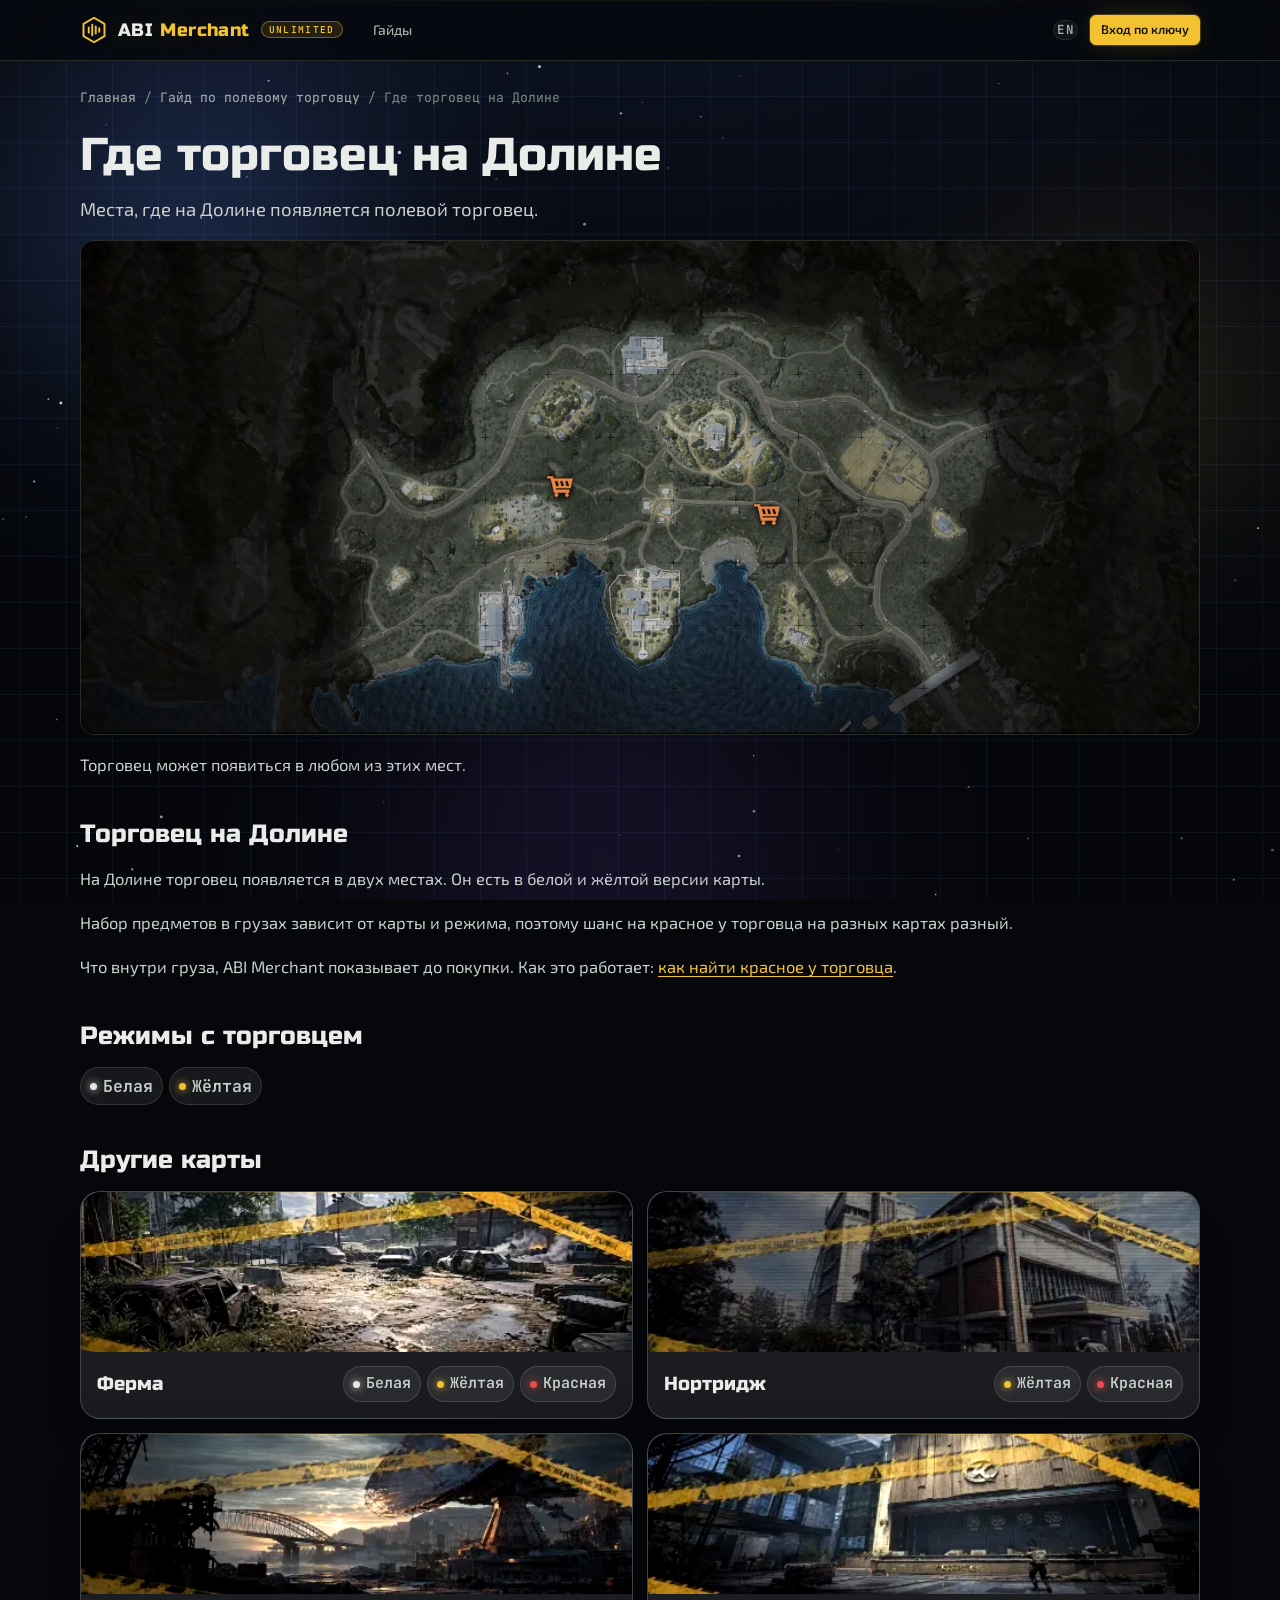
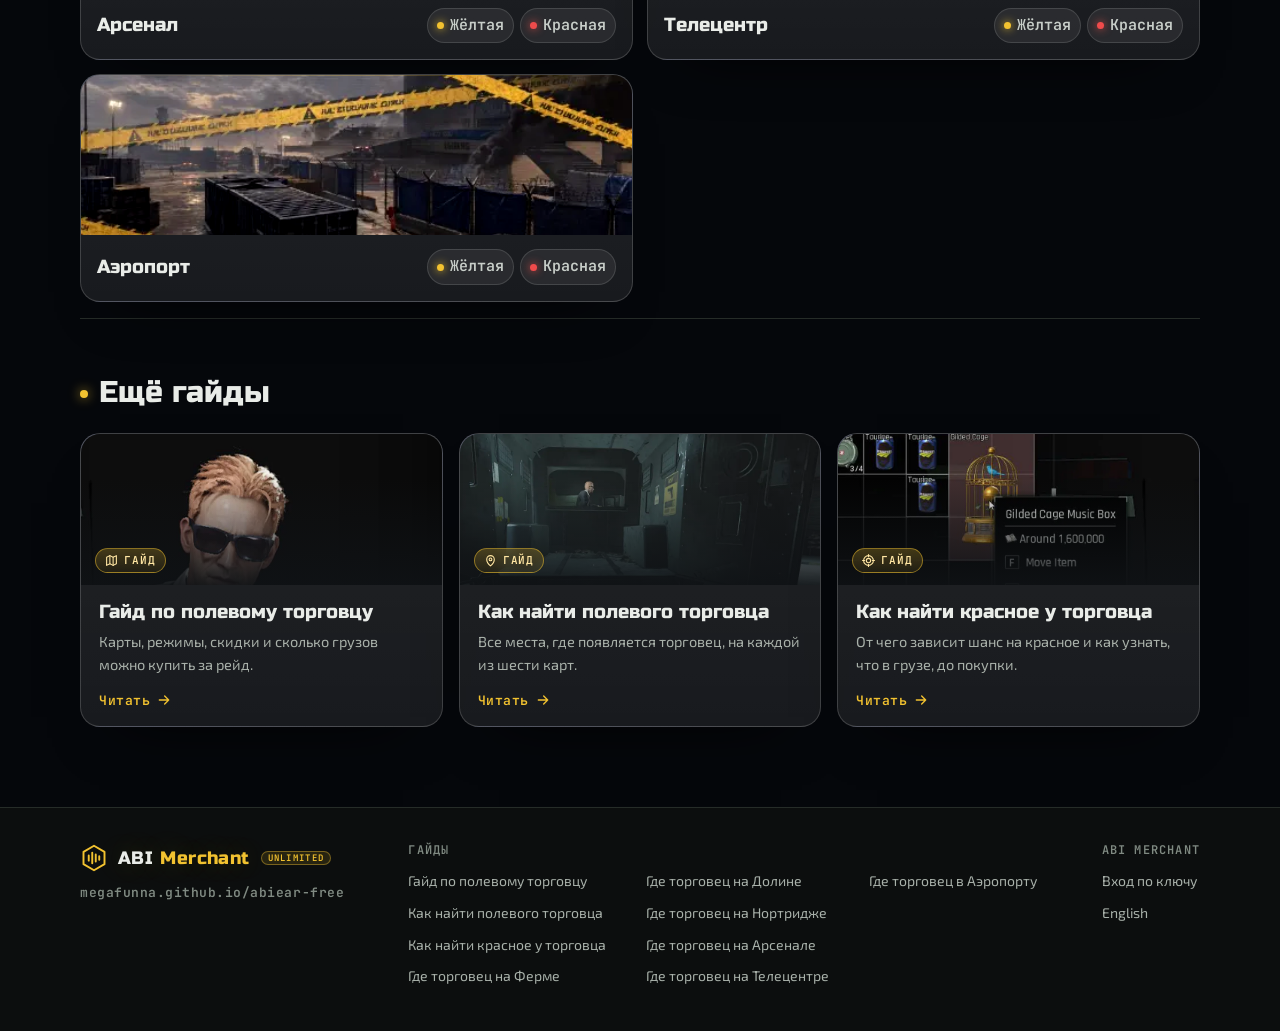
<file: pages/torgovec/valley.html>
<!doctype html>
<html lang="ru" translate="no">
<head>
  <meta charset="utf-8">
  <meta name="viewport" content="width=device-width, initial-scale=1">
  <meta name="robots" content="index, follow, max-image-preview:large">
  <title>Где торговец на Долине · ABI Merchant</title>
  <meta name="description" content="Где найти полевого торговца на Долине в Arena Breakout: Infinite: все места на карте.">
  <meta name="theme-color" content="#0b0d0c">
  <meta property="og:type" content="website">
  <meta property="og:site_name" content="ABI Merchant UNLIMITED">
  <meta property="og:locale" content="ru_RU">
  <meta property="og:url" content="https://megafunna.github.io/abiear-free/torgovec/valley.html">
  <meta property="og:title" content="Где торговец на Долине · ABI Merchant">
  <meta property="og:description" content="Где найти полевого торговца на Долине в Arena Breakout: Infinite: все места на карте.">
  <meta property="og:image" content="https://megafunna.github.io/abiear-free/og/og-valley.png">
  <meta property="og:image:width" content="1200">
  <meta property="og:image:height" content="630">
  <meta property="og:image:secure_url" content="https://megafunna.github.io/abiear-free/og/og-valley.png">
  <meta property="og:image:type" content="image/png">
  <meta name="twitter:card" content="summary_large_image">
  <meta name="twitter:title" content="Где торговец на Долине · ABI Merchant">
  <meta name="twitter:description" content="Где найти полевого торговца на Долине в Arena Breakout: Infinite: все места на карте.">
  <meta name="twitter:image" content="https://megafunna.github.io/abiear-free/og/og-valley.png">
  <link rel="icon" href="data:image/svg+xml,%3Csvg xmlns='http://www.w3.org/2000/svg' viewBox='0 0 32 32'%3E%3Cpath d='M16 2 28 9v14l-12 7-12-7V9z' fill='%230b0d0c' stroke='%23f2c230' stroke-width='2.5'/%3E%3Cpath d='M10 13v6M14 10v12M18 12v8M22 14v4' stroke='%23f2c230' stroke-width='2.5' stroke-linecap='round'/%3E%3C/svg%3E">
  <link rel="stylesheet" href="../../fonts/fonts.css">
  <link rel="stylesheet" href="../../css/style.css">
  <link rel="stylesheet" href="../../css/site.css">
  <link rel="stylesheet" href="../../css/gate.css">
  <script src="../../js/lang.js"></script>
</head>
<body class="site s-guide space">
<div class="space-bg" aria-hidden="true">
  <span class="space-neb n1"></span><span class="space-neb n2"></span><span class="space-neb n3"></span>
  <span class="space-grid"></span>
  <canvas class="space-stars"></canvas>
</div>
<header class="s-nav"><div class="s-nav-in">
  <a class="brand" href="../../gate.html"><svg class="brand-mark" viewBox="0 0 32 32" aria-hidden="true"><path d="M16 2 28 9v14l-12 7-12-7V9z" fill="none" stroke="currentColor" stroke-width="2.2" stroke-linejoin="round"/><path d="M10 13v6M14 10v12M18 12v8M22 14v4" stroke="currentColor" stroke-width="2.2" stroke-linecap="round"/></svg><span class="brand-name">ABI <b>Merchant</b> <span class="brand-suffix">Unlimited</span></span></a>
  <nav class="s-links" aria-label="Гайды" data-en-aria-label="Guides">
    <a href="../../pages/gajd-po-torgovcu.html" data-en="Guides">Гайды</a>
  </nav>
  <button class="s-lang" type="button" data-lang-switch>EN</button>
  <a class="btn small primary s-signin" href="../../gate.html#signin"><span data-en="Sign in with key">Вход по ключу</span></a>
</div></header>
<main class="s-main s-article">
<nav class="s-crumbs" aria-label="breadcrumbs"><a href="../../gate.html">Главная</a><span>/</span><a href="../../pages/gajd-po-torgovcu.html">Гайд по полевому торговцу</a><span>/</span><span aria-current="page">Где торговец на Долине</span></nav>
<article>
  <header class="s-art-head"><h1>Где торговец на Долине</h1><p class="s-lead">Места, где на Долине появляется полевой торговец.</p></header>
  <div class="s-prose"><figure class="s-spotmap">
  <div class="s-spotmap-img" style="--ar:2.2695"><img src="../../img/site/maps/valley.webp" alt="Карта Долина с местами полевого торговца" width="1600" height="705">
  <span class="s-pin" style="left:42.88%;top:49.75%"><img src="../../img/site/merchant.png" alt="" width="128" height="108"></span><span class="s-pin" style="left:61.32%;top:55.44%"><img src="../../img/site/merchant.png" alt="" width="128" height="108"></span></div>
</figure>
<p>Торговец может появиться в любом из этих мест.</p>
<h2>Торговец на Долине</h2>
<p>На Долине торговец появляется в двух местах. Он есть в белой и жёлтой версии карты.</p><p>Набор предметов в грузах зависит от карты и режима, поэтому шанс на красное у торговца на разных картах разный.</p><p>Что внутри груза, ABI Merchant показывает до покупки. Как это работает: <a href="../../pages/krasnoe-u-torgovca.html">как найти красное у торговца</a>.</p>
<h2>Режимы с торговцем</h2>
<ul class="s-modes"><li class="m-white">Белая</li><li class="m-yellow">Жёлтая</li></ul>
<h2>Другие карты</h2>
<ul class="s-maps"><li><a class="s-map" href="../../pages/torgovec/farm.html"><img src="../../img/maps/farm-lockdown-sm.webp" alt="" loading="lazy" width="480" height="160">
      <span class="s-map-body"><span class="s-map-name">Ферма</span><ul class="s-modes"><li class="m-white">Белая</li><li class="m-yellow">Жёлтая</li><li class="m-red">Красная</li></ul></span>
      </a></li><li><a class="s-map" href="../../pages/torgovec/northridge.html"><img src="../../img/maps/northridge-lockdown-sm.webp" alt="" loading="lazy" width="480" height="160">
      <span class="s-map-body"><span class="s-map-name">Нортридж</span><ul class="s-modes"><li class="m-yellow">Жёлтая</li><li class="m-red">Красная</li></ul></span>
      </a></li><li><a class="s-map" href="../../pages/torgovec/armory.html"><img src="../../img/maps/armory-lockdown-sm.webp" alt="" loading="lazy" width="480" height="160">
      <span class="s-map-body"><span class="s-map-name">Арсенал</span><ul class="s-modes"><li class="m-yellow">Жёлтая</li><li class="m-red">Красная</li></ul></span>
      </a></li><li><a class="s-map" href="../../pages/torgovec/tvstation.html"><img src="../../img/maps/tvstation-lockdown-sm.webp" alt="" loading="lazy" width="480" height="160">
      <span class="s-map-body"><span class="s-map-name">Телецентр</span><ul class="s-modes"><li class="m-yellow">Жёлтая</li><li class="m-red">Красная</li></ul></span>
      </a></li><li><a class="s-map" href="../../pages/torgovec/airport.html"><img src="../../img/maps/airport-lockdown-sm.webp" alt="" loading="lazy" width="480" height="160">
      <span class="s-map-body"><span class="s-map-name">Аэропорт</span><ul class="s-modes"><li class="m-yellow">Жёлтая</li><li class="m-red">Красная</li></ul></span>
      </a></li></ul></div>
</article>

<nav class="s-sec" aria-label="Ещё гайды"><h2 class="s-h2">Ещё гайды</h2><ul class="s-cards"><li><a href="../../pages/gajd-po-torgovcu.html">
    <span class="s-card-img"><img src="../../img/site/covers/hub.webp" alt="" loading="lazy" width="960" height="400"><span class="s-card-tag"><svg class="i" viewBox="0 0 24 24" aria-hidden="true"><path d="M9 3 3 6v15l6-3 6 3 6-3V3l-6 3z"/><path d="M9 3v15M15 6v15"/></svg>Гайд</span></span>
    <div class="s-card-body"><h3>Гайд по полевому торговцу</h3><p>Карты, режимы, скидки и сколько грузов можно купить за рейд.</p><span class="s-card-more">Читать<svg class="i" viewBox="0 0 24 24" aria-hidden="true"><path d="M5 12h14M13 6l6 6-6 6"/></svg></span></div>
  </a></li><li><a href="../../pages/kak-najti-torgovca.html">
    <span class="s-card-img"><img src="../../img/site/covers/find.webp" alt="" loading="lazy" width="960" height="400"><span class="s-card-tag"><svg class="i" viewBox="0 0 24 24" aria-hidden="true"><path d="M12 22s7-6.2 7-12a7 7 0 0 0-14 0c0 5.8 7 12 7 12z"/><circle cx="12" cy="10" r="2.5"/></svg>Гайд</span></span>
    <div class="s-card-body"><h3>Как найти полевого торговца</h3><p>Все места, где появляется торговец, на каждой из шести карт.</p><span class="s-card-more">Читать<svg class="i" viewBox="0 0 24 24" aria-hidden="true"><path d="M5 12h14M13 6l6 6-6 6"/></svg></span></div>
  </a></li><li><a href="../../pages/krasnoe-u-torgovca.html">
    <span class="s-card-img"><img src="../../img/site/covers/red.webp" alt="" loading="lazy" width="960" height="400"><span class="s-card-tag"><svg class="i" viewBox="0 0 24 24" aria-hidden="true"><circle cx="12" cy="12" r="9"/><circle cx="12" cy="12" r="4"/><path d="M12 1v4M12 19v4M1 12h4M19 12h4"/></svg>Гайд</span></span>
    <div class="s-card-body"><h3>Как найти красное у торговца</h3><p>От чего зависит шанс на красное и как узнать, что в грузе, до покупки.</p><span class="s-card-more">Читать<svg class="i" viewBox="0 0 24 24" aria-hidden="true"><path d="M5 12h14M13 6l6 6-6 6"/></svg></span></div>
  </a></li></ul></nav>
</main>
<footer class="s-foot"><div class="s-foot-in">
  <div class="s-foot-brand"><a class="brand" href="../../gate.html"><svg class="brand-mark" viewBox="0 0 32 32" aria-hidden="true"><path d="M16 2 28 9v14l-12 7-12-7V9z" fill="none" stroke="currentColor" stroke-width="2.2" stroke-linejoin="round"/><path d="M10 13v6M14 10v12M18 12v8M22 14v4" stroke="currentColor" stroke-width="2.2" stroke-linecap="round"/></svg><span class="brand-name">ABI <b>Merchant</b> <span class="brand-suffix">Unlimited</span></span></a><p class="s-foot-domain">megafunna.github.io/abiear-free</p></div>
  <nav class="s-foot-col" aria-label="Гайды" data-en-aria-label="Guides"><h2 data-en="Guides">Гайды</h2><div class="s-foot-guides">
    <a href="../../pages/gajd-po-torgovcu.html" data-en="Field Merchant guide">Гайд по полевому торговцу</a>
    <a href="../../pages/kak-najti-torgovca.html" data-en="How to find the Field Merchant">Как найти полевого торговца</a>
    <a href="../../pages/krasnoe-u-torgovca.html" data-en="How to get red items from the merchant">Как найти красное у торговца</a>
    <a href="../../pages/torgovec/farm.html" data-en="Field Merchant on Farm">Где торговец на Ферме</a>
    <a href="../../pages/torgovec/valley.html" data-en="Field Merchant on Valley">Где торговец на Долине</a>
    <a href="../../pages/torgovec/northridge.html" data-en="Field Merchant on Northridge">Где торговец на Нортридже</a>
    <a href="../../pages/torgovec/armory.html" data-en="Field Merchant on Armory">Где торговец на Арсенале</a>
    <a href="../../pages/torgovec/tvstation.html" data-en="Field Merchant at TV Station">Где торговец на Телецентре</a>
    <a href="../../pages/torgovec/airport.html" data-en="Field Merchant at Airport">Где торговец в Аэропорту</a>
  </div></nav>
  <nav class="s-foot-col" aria-label="ABI Merchant Unlimited"><h2>ABI Merchant</h2>
    <a href="../../gate.html#signin" data-en="Sign in with key">Вход по ключу</a>
    <a href="#" data-lang-switch>English</a>
  </nav>
</div></footer>

<script>
  // космический фон: звёзды на канвасе. Тихий режим — если в системе включено
  // «уменьшить движение», рисуем один статичный кадр и не крутим анимацию.
  (() => {
    const cv = document.querySelector(".space-stars");
    if (!cv) return;
    const ctx = cv.getContext("2d");
    const reduce = matchMedia("(prefers-reduced-motion: reduce)").matches;
    const DPR = Math.min(devicePixelRatio || 1, 2);
    let w = 0, h = 0, stars = [], raf = 0;

    function resize() {
      w = cv.clientWidth; h = cv.clientHeight;
      cv.width = Math.round(w * DPR); cv.height = Math.round(h * DPR);
      ctx.setTransform(DPR, 0, 0, DPR, 0, 0);
      const n = Math.min(150, Math.round((w * h) / 11000));
      stars = Array.from({ length: n }, () => ({
        x: Math.random() * w,
        y: Math.random() * h,
        z: 0.25 + Math.random() * 0.75,          // глубина: размер, яркость и скорость
        r: 0.4 + Math.random() * 1.1,
        p: Math.random() * 6.283,                // фаза мерцания
        s: 0.3 + Math.random() * 0.9             // своя скорость мерцания
      }));
      if (reduce) draw(0);
    }

    function draw(t) {
      ctx.clearRect(0, 0, w, h);
      for (const st of stars) {
        const y = reduce ? st.y : (st.y + t * 0.004 * st.z) % (h + 4);
        const a = reduce ? 0.7 * st.z
                         : (0.35 + 0.65 * Math.abs(Math.sin(t * 0.0009 * st.s + st.p))) * st.z;
        ctx.globalAlpha = Math.min(1, a);
        ctx.fillStyle = st.z > 0.78 ? "#dbe8ff" : (st.z > 0.55 ? "#ffffff" : "#f2d98a");
        ctx.beginPath();
        ctx.arc(st.x, y, st.r * (0.6 + st.z * 0.6), 0, 6.2832);
        ctx.fill();
      }
      ctx.globalAlpha = 1;
    }

    function loop(t) { draw(t); raf = requestAnimationFrame(loop); }
    function start() { if (!raf && !reduce) raf = requestAnimationFrame(loop); }
    function stop() { if (raf) { cancelAnimationFrame(raf); raf = 0; } }

    addEventListener("resize", resize, { passive: true });
    addEventListener("orientationchange", resize);
    document.addEventListener("visibilitychange", () => (document.hidden ? stop() : start()));

    resize();
    start();
  })();
</script>
</body>
</html>
</file>
<file: fonts/fonts.css>
/* cyrillic-ext */
@font-face {
  font-family: 'Exo 2';
  font-style: normal;
  font-weight: 400;
  font-display: swap;
  src: url(exo-2-400-cyrillic-ext.woff2) format('woff2');
  unicode-range: U+0460-052F, U+1C80-1C8A, U+20B4, U+2DE0-2DFF, U+A640-A69F, U+FE2E-FE2F;
}
/* cyrillic */
@font-face {
  font-family: 'Exo 2';
  font-style: normal;
  font-weight: 400;
  font-display: swap;
  src: url(exo-2-400-cyrillic.woff2) format('woff2');
  unicode-range: U+0301, U+0400-045F, U+0490-0491, U+04B0-04B1, U+2116;
}
/* vietnamese */
@font-face {
  font-family: 'Exo 2';
  font-style: normal;
  font-weight: 400;
  font-display: swap;
  src: url(exo-2-400-vietnamese.woff2) format('woff2');
  unicode-range: U+0102-0103, U+0110-0111, U+0128-0129, U+0168-0169, U+01A0-01A1, U+01AF-01B0, U+0300-0301, U+0303-0304, U+0308-0309, U+0323, U+0329, U+1EA0-1EF9, U+20AB;
}
/* latin-ext */
@font-face {
  font-family: 'Exo 2';
  font-style: normal;
  font-weight: 400;
  font-display: swap;
  src: url(exo-2-400-latin-ext.woff2) format('woff2');
  unicode-range: U+0100-02BA, U+02BD-02C5, U+02C7-02CC, U+02CE-02D7, U+02DD-02FF, U+0304, U+0308, U+0329, U+1D00-1DBF, U+1E00-1E9F, U+1EF2-1EFF, U+2020, U+20A0-20AB, U+20AD-20C4, U+2113, U+2C60-2C7F, U+A720-A7FF;
}
/* latin */
@font-face {
  font-family: 'Exo 2';
  font-style: normal;
  font-weight: 400;
  font-display: swap;
  src: url(exo-2-400-latin.woff2) format('woff2');
  unicode-range: U+0000-00FF, U+0131, U+0152-0153, U+02BB-02BC, U+02C6, U+02DA, U+02DC, U+0304, U+0308, U+0329, U+2000-206F, U+20AC, U+2122, U+2191, U+2193, U+2212, U+2215, U+FEFF, U+FFFD;
}
/* cyrillic-ext */
@font-face {
  font-family: 'Exo 2';
  font-style: normal;
  font-weight: 500;
  font-display: swap;
  src: url(exo-2-400-cyrillic-ext.woff2) format('woff2');
  unicode-range: U+0460-052F, U+1C80-1C8A, U+20B4, U+2DE0-2DFF, U+A640-A69F, U+FE2E-FE2F;
}
/* cyrillic */
@font-face {
  font-family: 'Exo 2';
  font-style: normal;
  font-weight: 500;
  font-display: swap;
  src: url(exo-2-400-cyrillic.woff2) format('woff2');
  unicode-range: U+0301, U+0400-045F, U+0490-0491, U+04B0-04B1, U+2116;
}
/* vietnamese */
@font-face {
  font-family: 'Exo 2';
  font-style: normal;
  font-weight: 500;
  font-display: swap;
  src: url(exo-2-400-vietnamese.woff2) format('woff2');
  unicode-range: U+0102-0103, U+0110-0111, U+0128-0129, U+0168-0169, U+01A0-01A1, U+01AF-01B0, U+0300-0301, U+0303-0304, U+0308-0309, U+0323, U+0329, U+1EA0-1EF9, U+20AB;
}
/* latin-ext */
@font-face {
  font-family: 'Exo 2';
  font-style: normal;
  font-weight: 500;
  font-display: swap;
  src: url(exo-2-400-latin-ext.woff2) format('woff2');
  unicode-range: U+0100-02BA, U+02BD-02C5, U+02C7-02CC, U+02CE-02D7, U+02DD-02FF, U+0304, U+0308, U+0329, U+1D00-1DBF, U+1E00-1E9F, U+1EF2-1EFF, U+2020, U+20A0-20AB, U+20AD-20C4, U+2113, U+2C60-2C7F, U+A720-A7FF;
}
/* latin */
@font-face {
  font-family: 'Exo 2';
  font-style: normal;
  font-weight: 500;
  font-display: swap;
  src: url(exo-2-400-latin.woff2) format('woff2');
  unicode-range: U+0000-00FF, U+0131, U+0152-0153, U+02BB-02BC, U+02C6, U+02DA, U+02DC, U+0304, U+0308, U+0329, U+2000-206F, U+20AC, U+2122, U+2191, U+2193, U+2212, U+2215, U+FEFF, U+FFFD;
}
/* cyrillic-ext */
@font-face {
  font-family: 'Exo 2';
  font-style: normal;
  font-weight: 600;
  font-display: swap;
  src: url(exo-2-400-cyrillic-ext.woff2) format('woff2');
  unicode-range: U+0460-052F, U+1C80-1C8A, U+20B4, U+2DE0-2DFF, U+A640-A69F, U+FE2E-FE2F;
}
/* cyrillic */
@font-face {
  font-family: 'Exo 2';
  font-style: normal;
  font-weight: 600;
  font-display: swap;
  src: url(exo-2-400-cyrillic.woff2) format('woff2');
  unicode-range: U+0301, U+0400-045F, U+0490-0491, U+04B0-04B1, U+2116;
}
/* vietnamese */
@font-face {
  font-family: 'Exo 2';
  font-style: normal;
  font-weight: 600;
  font-display: swap;
  src: url(exo-2-400-vietnamese.woff2) format('woff2');
  unicode-range: U+0102-0103, U+0110-0111, U+0128-0129, U+0168-0169, U+01A0-01A1, U+01AF-01B0, U+0300-0301, U+0303-0304, U+0308-0309, U+0323, U+0329, U+1EA0-1EF9, U+20AB;
}
/* latin-ext */
@font-face {
  font-family: 'Exo 2';
  font-style: normal;
  font-weight: 600;
  font-display: swap;
  src: url(exo-2-400-latin-ext.woff2) format('woff2');
  unicode-range: U+0100-02BA, U+02BD-02C5, U+02C7-02CC, U+02CE-02D7, U+02DD-02FF, U+0304, U+0308, U+0329, U+1D00-1DBF, U+1E00-1E9F, U+1EF2-1EFF, U+2020, U+20A0-20AB, U+20AD-20C4, U+2113, U+2C60-2C7F, U+A720-A7FF;
}
/* latin */
@font-face {
  font-family: 'Exo 2';
  font-style: normal;
  font-weight: 600;
  font-display: swap;
  src: url(exo-2-400-latin.woff2) format('woff2');
  unicode-range: U+0000-00FF, U+0131, U+0152-0153, U+02BB-02BC, U+02C6, U+02DA, U+02DC, U+0304, U+0308, U+0329, U+2000-206F, U+20AC, U+2122, U+2191, U+2193, U+2212, U+2215, U+FEFF, U+FFFD;
}
/* cyrillic-ext */
@font-face {
  font-family: 'Exo 2';
  font-style: normal;
  font-weight: 700;
  font-display: swap;
  src: url(exo-2-400-cyrillic-ext.woff2) format('woff2');
  unicode-range: U+0460-052F, U+1C80-1C8A, U+20B4, U+2DE0-2DFF, U+A640-A69F, U+FE2E-FE2F;
}
/* cyrillic */
@font-face {
  font-family: 'Exo 2';
  font-style: normal;
  font-weight: 700;
  font-display: swap;
  src: url(exo-2-400-cyrillic.woff2) format('woff2');
  unicode-range: U+0301, U+0400-045F, U+0490-0491, U+04B0-04B1, U+2116;
}
/* vietnamese */
@font-face {
  font-family: 'Exo 2';
  font-style: normal;
  font-weight: 700;
  font-display: swap;
  src: url(exo-2-400-vietnamese.woff2) format('woff2');
  unicode-range: U+0102-0103, U+0110-0111, U+0128-0129, U+0168-0169, U+01A0-01A1, U+01AF-01B0, U+0300-0301, U+0303-0304, U+0308-0309, U+0323, U+0329, U+1EA0-1EF9, U+20AB;
}
/* latin-ext */
@font-face {
  font-family: 'Exo 2';
  font-style: normal;
  font-weight: 700;
  font-display: swap;
  src: url(exo-2-400-latin-ext.woff2) format('woff2');
  unicode-range: U+0100-02BA, U+02BD-02C5, U+02C7-02CC, U+02CE-02D7, U+02DD-02FF, U+0304, U+0308, U+0329, U+1D00-1DBF, U+1E00-1E9F, U+1EF2-1EFF, U+2020, U+20A0-20AB, U+20AD-20C4, U+2113, U+2C60-2C7F, U+A720-A7FF;
}
/* latin */
@font-face {
  font-family: 'Exo 2';
  font-style: normal;
  font-weight: 700;
  font-display: swap;
  src: url(exo-2-400-latin.woff2) format('woff2');
  unicode-range: U+0000-00FF, U+0131, U+0152-0153, U+02BB-02BC, U+02C6, U+02DA, U+02DC, U+0304, U+0308, U+0329, U+2000-206F, U+20AC, U+2122, U+2191, U+2193, U+2212, U+2215, U+FEFF, U+FFFD;
}
/* cyrillic-ext */
@font-face {
  font-family: 'JetBrains Mono';
  font-style: normal;
  font-weight: 400;
  font-display: swap;
  src: url(jetbrains-mono-400-cyrillic-ext.woff2) format('woff2');
  unicode-range: U+0460-052F, U+1C80-1C8A, U+20B4, U+2DE0-2DFF, U+A640-A69F, U+FE2E-FE2F;
}
/* cyrillic */
@font-face {
  font-family: 'JetBrains Mono';
  font-style: normal;
  font-weight: 400;
  font-display: swap;
  src: url(jetbrains-mono-400-cyrillic.woff2) format('woff2');
  unicode-range: U+0301, U+0400-045F, U+0490-0491, U+04B0-04B1, U+2116;
}
/* greek */
@font-face {
  font-family: 'JetBrains Mono';
  font-style: normal;
  font-weight: 400;
  font-display: swap;
  src: url(jetbrains-mono-400-greek.woff2) format('woff2');
  unicode-range: U+0370-0377, U+037A-037F, U+0384-038A, U+038C, U+038E-03A1, U+03A3-03FF;
}
/* vietnamese */
@font-face {
  font-family: 'JetBrains Mono';
  font-style: normal;
  font-weight: 400;
  font-display: swap;
  src: url(jetbrains-mono-400-vietnamese.woff2) format('woff2');
  unicode-range: U+0102-0103, U+0110-0111, U+0128-0129, U+0168-0169, U+01A0-01A1, U+01AF-01B0, U+0300-0301, U+0303-0304, U+0308-0309, U+0323, U+0329, U+1EA0-1EF9, U+20AB;
}
/* latin-ext */
@font-face {
  font-family: 'JetBrains Mono';
  font-style: normal;
  font-weight: 400;
  font-display: swap;
  src: url(jetbrains-mono-400-latin-ext.woff2) format('woff2');
  unicode-range: U+0100-02BA, U+02BD-02C5, U+02C7-02CC, U+02CE-02D7, U+02DD-02FF, U+0304, U+0308, U+0329, U+1D00-1DBF, U+1E00-1E9F, U+1EF2-1EFF, U+2020, U+20A0-20AB, U+20AD-20C4, U+2113, U+2C60-2C7F, U+A720-A7FF;
}
/* latin */
@font-face {
  font-family: 'JetBrains Mono';
  font-style: normal;
  font-weight: 400;
  font-display: swap;
  src: url(jetbrains-mono-400-latin.woff2) format('woff2');
  unicode-range: U+0000-00FF, U+0131, U+0152-0153, U+02BB-02BC, U+02C6, U+02DA, U+02DC, U+0304, U+0308, U+0329, U+2000-206F, U+20AC, U+2122, U+2191, U+2193, U+2212, U+2215, U+FEFF, U+FFFD;
}
/* cyrillic-ext */
@font-face {
  font-family: 'JetBrains Mono';
  font-style: normal;
  font-weight: 600;
  font-display: swap;
  src: url(jetbrains-mono-400-cyrillic-ext.woff2) format('woff2');
  unicode-range: U+0460-052F, U+1C80-1C8A, U+20B4, U+2DE0-2DFF, U+A640-A69F, U+FE2E-FE2F;
}
/* cyrillic */
@font-face {
  font-family: 'JetBrains Mono';
  font-style: normal;
  font-weight: 600;
  font-display: swap;
  src: url(jetbrains-mono-400-cyrillic.woff2) format('woff2');
  unicode-range: U+0301, U+0400-045F, U+0490-0491, U+04B0-04B1, U+2116;
}
/* greek */
@font-face {
  font-family: 'JetBrains Mono';
  font-style: normal;
  font-weight: 600;
  font-display: swap;
  src: url(jetbrains-mono-400-greek.woff2) format('woff2');
  unicode-range: U+0370-0377, U+037A-037F, U+0384-038A, U+038C, U+038E-03A1, U+03A3-03FF;
}
/* vietnamese */
@font-face {
  font-family: 'JetBrains Mono';
  font-style: normal;
  font-weight: 600;
  font-display: swap;
  src: url(jetbrains-mono-400-vietnamese.woff2) format('woff2');
  unicode-range: U+0102-0103, U+0110-0111, U+0128-0129, U+0168-0169, U+01A0-01A1, U+01AF-01B0, U+0300-0301, U+0303-0304, U+0308-0309, U+0323, U+0329, U+1EA0-1EF9, U+20AB;
}
/* latin-ext */
@font-face {
  font-family: 'JetBrains Mono';
  font-style: normal;
  font-weight: 600;
  font-display: swap;
  src: url(jetbrains-mono-400-latin-ext.woff2) format('woff2');
  unicode-range: U+0100-02BA, U+02BD-02C5, U+02C7-02CC, U+02CE-02D7, U+02DD-02FF, U+0304, U+0308, U+0329, U+1D00-1DBF, U+1E00-1E9F, U+1EF2-1EFF, U+2020, U+20A0-20AB, U+20AD-20C4, U+2113, U+2C60-2C7F, U+A720-A7FF;
}
/* latin */
@font-face {
  font-family: 'JetBrains Mono';
  font-style: normal;
  font-weight: 600;
  font-display: swap;
  src: url(jetbrains-mono-400-latin.woff2) format('woff2');
  unicode-range: U+0000-00FF, U+0131, U+0152-0153, U+02BB-02BC, U+02C6, U+02DA, U+02DC, U+0304, U+0308, U+0329, U+2000-206F, U+20AC, U+2122, U+2191, U+2193, U+2212, U+2215, U+FEFF, U+FFFD;
}
/* cyrillic */
@font-face {
  font-family: 'Russo One';
  font-style: normal;
  font-weight: 400;
  font-display: swap;
  src: url(russo-one-400-cyrillic.woff2) format('woff2');
  unicode-range: U+0301, U+0400-045F, U+0490-0491, U+04B0-04B1, U+2116;
}
/* latin-ext */
@font-face {
  font-family: 'Russo One';
  font-style: normal;
  font-weight: 400;
  font-display: swap;
  src: url(russo-one-400-latin-ext.woff2) format('woff2');
  unicode-range: U+0100-02BA, U+02BD-02C5, U+02C7-02CC, U+02CE-02D7, U+02DD-02FF, U+0304, U+0308, U+0329, U+1D00-1DBF, U+1E00-1E9F, U+1EF2-1EFF, U+2020, U+20A0-20AB, U+20AD-20C4, U+2113, U+2C60-2C7F, U+A720-A7FF;
}
/* latin */
@font-face {
  font-family: 'Russo One';
  font-style: normal;
  font-weight: 400;
  font-display: swap;
  src: url(russo-one-400-latin.woff2) format('woff2');
  unicode-range: U+0000-00FF, U+0131, U+0152-0153, U+02BB-02BC, U+02C6, U+02DA, U+02DC, U+0304, U+0308, U+0329, U+2000-206F, U+20AC, U+2122, U+2191, U+2193, U+2212, U+2215, U+FEFF, U+FFFD;
}
</file>
<file: css/style.css>
/* =========================================================
   ABI Merchant — тактический тёмный интерфейс
   Токены → база → оболочка → приложение → лендинг → мини-окно
   ========================================================= */

:root {
  /* поверхности */
  --bg: #0b0d0c;
  --bg-grid: rgba(242, 194, 48, 0.035);
  --surface: #111412;
  --surface-2: #171b18;
  --surface-3: #1e231f;
  --surface-hover: #242a25;
  --line: #262c28;
  --line-strong: #39413b;

  /* текст */
  --text: #e9ece8;
  --text-read: #c8cec9;
  --text-2: #a9b1aa;
  --text-3: #808a82;

  /* смысловые */
  --accent: #f2c230;
  --accent-2: #ffd75e;
  --accent-ink: #1a1400;
  --accent-soft: rgba(242, 194, 48, 0.12);
  --accent-line: rgba(242, 194, 48, 0.4);
  --good: #5bc77a;
  --good-soft: rgba(91, 199, 122, 0.14);
  --bad: #f05b4f;
  --bad-soft: rgba(240, 91, 79, 0.14);
  --info: #5aa9ff;

  /* типографика */
  --font-display: "Russo One", "Exo 2", system-ui, sans-serif;
  --font-body: "Exo 2", "Segoe UI", system-ui, sans-serif;
  --font-mono: "JetBrains Mono", ui-monospace, "Cascadia Mono", Consolas, monospace;

  /* форма и движение */
  --r-sm: 6px;
  --r: 10px;
  --r-lg: 14px;
  --shadow: 0 1px 0 rgba(255, 255, 255, 0.03) inset, 0 12px 32px -12px rgba(0, 0, 0, 0.6);
  --ease: cubic-bezier(0.2, 0.7, 0.2, 1);
  --t-fast: 140ms;
  --t: 220ms;
  --gutter: clamp(16px, 4vw, 40px);
  /* Ширина контента растёт на широких и растянутых экранах, но не уже 1120 и не шире 1440.
     Тексты лендинга отдельно ограничены по ch/px, поэтому читаемость не страдает. */
  --max: clamp(1120px, 92vw, 1440px);

  color-scheme: dark;
}

/* ---------- база ---------- */
*, *::before, *::after { box-sizing: border-box; }
html { scroll-behavior: smooth; scroll-padding-top: 76px; -webkit-text-size-adjust: 100%; }
body {
  margin: 0;
  min-height: 100vh;
  background:
    radial-gradient(1200px 600px at 80% -10%, rgba(242, 194, 48, 0.07), transparent 60%),
    linear-gradient(var(--bg-grid) 1px, transparent 1px) 0 0 / 40px 40px,
    linear-gradient(90deg, var(--bg-grid) 1px, transparent 1px) 0 0 / 40px 40px,
    var(--bg);
  color: var(--text);
  font: 400 15px/1.55 var(--font-body);
  -webkit-font-smoothing: antialiased;
}
a { color: var(--accent); text-decoration-thickness: 1px; text-underline-offset: 3px; }
a:hover { color: var(--accent-2); }
h1, h2, h3 { margin: 0; line-height: 1.15; }
p { margin: 0; }
img { max-width: 100%; }
button, select, input { font: inherit; color: inherit; }
:focus-visible { outline: 2px solid var(--accent); outline-offset: 2px; border-radius: 4px; }
::selection { background: var(--accent); color: var(--accent-ink); }
[hidden] { display: none !important; }

.i { width: 18px; height: 18px; flex: none; fill: none; stroke: currentColor; stroke-width: 2; stroke-linecap: round; stroke-linejoin: round; }
#i-play path, .i.fill { fill: currentColor; stroke: none; }
.sr-only { position: absolute; width: 1px; height: 1px; padding: 0; margin: -1px; overflow: hidden; clip: rect(0 0 0 0); white-space: nowrap; border: 0; }
.muted { color: var(--text-3); font-weight: 400; }
.hint { font-size: 13px; color: var(--text-3); }
.hint b { color: var(--text-2); font-weight: 600; }
.empty { color: var(--text-2); font-size: 14px; }
.card { background: var(--surface-2); border: 1px solid var(--line); border-radius: var(--r); padding: 20px; }

.skip { position: absolute; left: 12px; top: -48px; z-index: 100; padding: 10px 14px; background: var(--accent); color: var(--accent-ink); border-radius: var(--r-sm); font-weight: 700; }
.skip:focus { top: 12px; }

/* ---------- кнопки и поля ---------- */
.btn {
  display: inline-flex; align-items: center; justify-content: center; gap: 8px;
  min-height: 40px; padding: 8px 14px; border-radius: var(--r-sm);
  background: var(--surface-3); border: 1px solid var(--line-strong); color: var(--text);
  font-weight: 600; font-size: 14px; line-height: 1; white-space: nowrap; cursor: pointer; text-decoration: none;
  transition: background var(--t-fast) var(--ease), border-color var(--t-fast) var(--ease), color var(--t-fast) var(--ease), transform var(--t-fast) var(--ease);
}
.btn:hover { background: var(--surface-hover); border-color: #4a544c; color: var(--text); }
.btn:active { transform: translateY(1px); }
.btn:disabled { opacity: 0.45; cursor: not-allowed; transform: none; }
.btn.primary { background: var(--accent); border-color: var(--accent); color: var(--accent-ink); box-shadow: 0 0 0 0 var(--accent-line), 0 8px 24px -10px rgba(242, 194, 48, 0.6); }
.btn.primary:hover { background: var(--accent-2); border-color: var(--accent-2); color: var(--accent-ink); }
.btn.danger { background: var(--bad); border-color: var(--bad); color: #fff; }
.btn.danger:hover { background: #ff6d61; border-color: #ff6d61; }
.btn.ghost { background: transparent; border-color: var(--line-strong); color: var(--text-2); }
.btn.ghost:hover { color: var(--text); background: var(--surface-2); }
.btn.lg { min-height: 48px; padding: 12px 22px; font-size: 15px; }
.btn.small { min-height: 30px; padding: 5px 10px; font-size: 12.5px; gap: 6px; }
.btn.small .i { width: 14px; height: 14px; }
.btn.wide { width: 100%; }

select {
  appearance: none; min-height: 40px; padding: 8px 34px 8px 12px; border-radius: var(--r-sm);
  background: var(--surface-2) url("data:image/svg+xml,%3Csvg xmlns='http://www.w3.org/2000/svg' viewBox='0 0 24 24' fill='none' stroke='%23a9b1aa' stroke-width='2' stroke-linecap='round'%3E%3Cpath d='m6 9 6 6 6-6'/%3E%3C/svg%3E") no-repeat right 10px center / 16px;
  border: 1px solid var(--line-strong); color: var(--text); cursor: pointer; width: 100%;
  transition: border-color var(--t-fast) var(--ease);
}
select:hover { border-color: #4a544c; }
option { background: var(--surface-2); color: var(--text); }

input[type=range] { width: 100%; height: 24px; accent-color: var(--accent); cursor: pointer; background: transparent; }

.chips { display: flex; flex-wrap: wrap; gap: 6px; }
.chip {
  min-height: 34px; padding: 6px 12px; border-radius: 999px; border: 1px solid var(--line-strong);
  background: var(--surface-2); color: var(--text); cursor: pointer; font-family: var(--font-mono); font-size: 13px; font-weight: 600;
  transition: background var(--t-fast) var(--ease), border-color var(--t-fast) var(--ease);
}
.chip:hover { border-color: var(--accent-line); background: var(--surface-3); }
.chip.on { background: var(--accent); color: var(--accent-ink); border-color: var(--accent); }
.chip.zero { opacity: 0.35; }

.badge { display: inline-flex; align-items: center; gap: 4px; font-size: 12px; font-weight: 600; padding: 3px 9px; border-radius: 999px; background: var(--surface-3); color: var(--text-2); font-family: var(--font-mono); white-space: nowrap; }
.badge.warn, .badge.q-low { background: var(--bad-soft); color: #ffb0a9; }
.badge.q-good { background: var(--good-soft); color: #a6f0bb; }
.badge.q-mid { background: var(--accent-soft); color: #ffe28d; }

.eyebrow { display: inline-flex; align-items: center; gap: 8px; font: 600 12px/1 var(--font-mono); letter-spacing: 0.12em; text-transform: uppercase; color: var(--accent); }
.eyebrow .dot { width: 6px; height: 6px; border-radius: 50%; background: var(--accent); box-shadow: 0 0 10px var(--accent); }

/* ---------- навигация ---------- */
.nav { position: sticky; top: 0; z-index: 20; background: rgba(11, 13, 12, 0.82); backdrop-filter: blur(10px); border-bottom: 1px solid var(--line); }
.nav-inner { max-width: var(--max); margin: 0 auto; padding: 0 var(--gutter); height: 60px; display: flex; align-items: center; gap: 8px; }
.brand { display: inline-flex; align-items: center; gap: 10px; color: var(--text); text-decoration: none; }
.brand:hover { color: var(--text); }
.brand-mark { width: 28px; height: 28px; color: var(--accent); }
.brand-name { font: 400 18px/1 var(--font-display); letter-spacing: 0.02em; }
.brand-name b { color: var(--accent); font-weight: 400; margin-left: 2px; }
.nav-links { display: flex; gap: 4px; margin-left: 8px; }
.nav-links a { color: var(--text-2); text-decoration: none; font-weight: 500; font-size: 14px; padding: 8px 12px; border-radius: var(--r-sm); transition: color var(--t-fast), background var(--t-fast); }
.nav-links a:hover { color: var(--text); background: var(--surface-2); }

/* дискорды тестировщиков — сразу справа от названия */
.nav-testers { display: inline-flex; align-items: center; gap: 8px; margin-left: 14px; margin-right: auto; white-space: nowrap; }
.nav-testers-label { font: 600 10.5px/1 var(--font-mono); letter-spacing: 0.08em; text-transform: uppercase; color: var(--text-2); opacity: 0.7; }
.nav-tester { font: 500 12px/1 var(--font-mono); color: var(--text-2); padding: 6px 11px 5px; border-radius: 999px;
  border: 1px solid rgba(255, 255, 255, 0.13); background: rgba(255, 255, 255, 0.06); }
.nav-tester + .nav-tester { margin-left: -4px; }
@media (max-width: 860px) { .nav-testers-label { display: none; } }
@media (max-width: 620px) { .nav-testers { display: none; } }

.nav-tg .i { fill: currentColor; stroke: none; }

/* меню рабочей страницы — та же стилистика, что и в шапке главной:
   таблетка языка, плашки тестировщиков скруглённые, кнопки одной высоты */
button.s-lang {
  display: inline-flex; align-items: center; gap: 2px; padding: 3px;
  background: rgba(255, 255, 255, 0.05); border: 1px solid var(--line);
  border-radius: 999px; cursor: pointer;
}
button.s-lang span {
  padding: 6px 11px 5px; border-radius: 999px;
  font: 600 12.5px/1 var(--font-mono); letter-spacing: 0.04em; color: var(--text-2);
  transition: color var(--t-fast), background var(--t-fast);
}
html[lang="ru"] .s-lang [data-lang="ru"],
html[lang="en"] .s-lang [data-lang="en"] { color: #14170f; background: var(--accent); }
button.s-lang:hover { border-color: rgba(242, 194, 48, 0.35); }
button.s-lang:hover span { color: var(--text); }
html[lang="ru"] .s-lang:hover [data-lang="ru"],
html[lang="en"] .s-lang:hover [data-lang="en"] { color: #14170f; }
.nav-logout { display: inline-grid; place-items: center; height: 32px; width: 34px; }
/* Английская версия: текст подставляет js/i18n.js, до этого страницу не показываем. */
html[data-i18n-pending] body { visibility: hidden; }

.status {
  margin-left: auto; display: inline-flex; align-items: center; gap: 8px; max-width: 46vw;
  font: 500 12.5px/1 var(--font-mono); color: var(--text-2);
  padding: 8px 12px; border: 1px solid var(--line-strong); border-radius: 999px; background: var(--surface);
  white-space: nowrap; overflow: hidden; text-overflow: ellipsis;
}
.status::before { content: ""; width: 8px; height: 8px; flex: none; border-radius: 50%; background: var(--text-3); }
.status.live { color: var(--good); border-color: rgba(91, 199, 122, 0.45); background: rgba(91, 199, 122, 0.06); }
.status.live::before { background: var(--good); box-shadow: 0 0 0 0 rgba(91, 199, 122, 0.6); animation: ping 1.6s var(--ease) infinite; }
@keyframes ping { 70% { box-shadow: 0 0 0 7px rgba(91, 199, 122, 0); } 100% { box-shadow: 0 0 0 0 rgba(91, 199, 122, 0); } }

/* ---------- hero ---------- */
main { max-width: var(--max); margin: 0 auto; padding: 24px var(--gutter) 0; }
.hero { display: grid; grid-template-columns: minmax(0, 1.5fr) minmax(0, 1fr); gap: 48px; align-items: end; padding: 64px 0 40px; }
.hero-copy { display: flex; flex-direction: column; gap: 20px; }
.hero h1 { font: 400 clamp(34px, 5.2vw, 58px)/1.04 var(--font-display); letter-spacing: -0.01em; text-wrap: balance; }
.hero h1 em { font-style: normal; color: var(--accent); }
.lead { font-size: clamp(16px, 1.6vw, 18px); color: var(--text-2); max-width: 58ch; text-wrap: pretty; }
.hero-cta { display: flex; flex-wrap: wrap; gap: 12px; margin-top: 4px; }
.hero-stats { margin: 0; display: grid; grid-template-columns: 1fr 1fr; border: 1px solid var(--line); border-radius: var(--r-lg); overflow: hidden; background: var(--surface); }
.hero-stats > div { padding: 18px 20px; border-right: 1px solid var(--line); border-bottom: 1px solid var(--line); }
.hero-stats > div:nth-child(2n) { border-right: 0; }
.hero-stats > div:nth-child(n+3) { border-bottom: 0; }
.hero-stats dt { font: 600 11px/1.2 var(--font-mono); text-transform: uppercase; letter-spacing: 0.08em; color: var(--text-3); }
.hero-stats dd { margin: 8px 0 0; font: 400 30px/1 var(--font-display); color: var(--text); font-variant-numeric: tabular-nums; }
.hero-stats dd small { font: 500 14px var(--font-body); color: var(--text-3); }

/* ---------- консоль приложения ---------- */
.console {
  position: relative; margin-bottom: 32px;
  background: linear-gradient(180deg, var(--surface-2), var(--surface));
  border: 1px solid var(--line-strong); border-radius: var(--r-lg); box-shadow: var(--shadow);
}
.corner { position: absolute; width: 14px; height: 14px; border: 2px solid var(--accent); pointer-events: none; }
.corner.tl { top: -1px; left: -1px; border-right: 0; border-bottom: 0; border-top-left-radius: var(--r-lg); }
.corner.tr { top: -1px; right: -1px; border-left: 0; border-bottom: 0; border-top-right-radius: var(--r-lg); }
.corner.bl { bottom: -1px; left: -1px; border-right: 0; border-top: 0; border-bottom-left-radius: var(--r-lg); }
.corner.br { bottom: -1px; right: -1px; border-left: 0; border-top: 0; border-bottom-right-radius: var(--r-lg); }

.console-bar { display: flex; align-items: center; justify-content: space-between; gap: 12px; flex-wrap: wrap; padding: 12px 12px 12px 8px; border-bottom: 1px solid var(--line); }
.console-title { display: flex; align-items: center; gap: 10px; padding-left: 8px; font: 400 17px/1.2 var(--font-display); }
.console-title .i { color: var(--accent); }
.tabs { display: flex; gap: 2px; }
.tab {
  display: inline-flex; align-items: center; gap: 8px; min-height: 40px; padding: 8px 14px;
  background: none; border: 0; border-radius: var(--r-sm); color: var(--text-3); font-weight: 600; font-size: 14px; cursor: pointer;
  position: relative; transition: color var(--t-fast), background var(--t-fast);
}
.tab:hover { color: var(--text); background: var(--surface-3); }
.tab[aria-selected="true"] { color: var(--text); }
.tab[aria-selected="true"]::after { content: ""; position: absolute; left: 12px; right: 12px; bottom: -13px; height: 2px; background: var(--accent); border-radius: 2px; }
.tab[aria-selected="true"] .i { color: var(--accent); }
.tab-count { font: 600 11px/1 var(--font-mono); padding: 3px 6px; border-radius: 999px; background: var(--surface-3); color: var(--text-3); }
.console-actions { display: flex; align-items: center; gap: 8px; flex-wrap: wrap; }
.map-btn .map-dot { display: inline-block; width: 9px; height: 9px; margin: 0 4px 0 6px; border-radius: 50%; background: var(--c); vertical-align: 1px; }
.btn:disabled { opacity: 0.45; cursor: not-allowed; box-shadow: none; }

/* ---------- окно выбора карты ---------- */
.map-dialog { width: min(560px, calc(100vw - 32px)); padding: 20px; border: 1px solid var(--line-strong); border-radius: var(--r-lg); background: var(--surface-2); color: var(--text); box-shadow: var(--shadow); }
.map-dialog::backdrop { background: rgba(5, 6, 6, 0.78); backdrop-filter: blur(6px); }
.map-dialog-head { display: flex; align-items: center; gap: 10px; margin-bottom: 16px; }
.map-dialog-head h2 { flex: 1; font: 400 20px/1.2 var(--font-display); }
.map-dialog-head .icon-only { padding: 5px 7px; }
#mapBack .i { transform: rotate(90deg); }
.map-grid, .mode-grid { display: grid; grid-template-columns: repeat(auto-fill, minmax(150px, 1fr)); gap: 10px; }
.map-card, .mode-card { display: flex; flex-direction: column; align-items: flex-start; gap: 8px; padding: 14px; text-align: left; font: inherit; color: var(--text); background: var(--surface); border: 1px solid var(--line); border-radius: var(--r); cursor: pointer; transition: border-color var(--t-fast), background var(--t-fast); }
.map-card:hover, .mode-card:hover { border-color: var(--accent); background: var(--surface-3); }
.map-card.on, .mode-card.on { border-color: var(--accent); }
.map-card b, .mode-card b { font-size: 15px; }
.map-dots { display: flex; gap: 5px; }
.map-dots i { width: 9px; height: 9px; border-radius: 50%; background: var(--c); }
.mode-card { border-left: 4px solid var(--c); }
.mode-swatch { width: 22px; height: 22px; border-radius: 50%; background: var(--c); box-shadow: 0 0 0 3px color-mix(in srgb, var(--c) 25%, transparent); }
.mode-card small { color: var(--text-2); font-size: 12.5px; }
.mode-grid { grid-template-columns: 1fr; }
.mode-card { position: relative; overflow: hidden; }
.mode-card > * { position: relative; }
/* Кадр из игры справа, слева — затемнение под текст. */
.map-card.art, .mode-card.art { background: linear-gradient(90deg, rgba(10, 12, 11, 0.92) 0%, rgba(10, 12, 11, 0.55) 45%, rgba(10, 12, 11, 0.1) 100%), var(--art) center / cover no-repeat; }
.mode-card.art { min-height: 96px; justify-content: center; }
.map-card.art { min-height: 72px; }
.map-card.art:hover, .mode-card.art:hover { background: linear-gradient(90deg, rgba(10, 12, 11, 0.85) 0%, rgba(10, 12, 11, 0.4) 45%, rgba(10, 12, 11, 0) 100%), var(--art) center / cover no-repeat; }
.mode-card.art b, .map-card.art b { font-size: 18px; text-shadow: 0 1px 6px rgba(0, 0, 0, 0.8); }

/* осциллограф */
.scope { position: relative; height: 92px; border-bottom: 1px solid var(--line); background: linear-gradient(180deg, rgba(0, 0, 0, 0.25), rgba(0, 0, 0, 0.05)); overflow: hidden; }
.scope canvas { display: block; width: 100%; height: 100%; }
.scope-legend { position: absolute; top: 8px; right: 12px; display: flex; gap: 14px; font: 500 11px/1 var(--font-mono); color: var(--text-3); }
.scope-legend span { display: inline-flex; align-items: center; gap: 6px; }
.scope-legend i { display: inline-block; width: 12px; height: 2px; border-radius: 1px; }
.lg-level { background: var(--good); }
.lg-thr { background: repeating-linear-gradient(90deg, var(--accent) 0 3px, transparent 3px 5px); }
.lg-hit { background: var(--accent); height: 10px !important; width: 2px !important; }
.wind-bar { display: flex; flex-wrap: wrap; align-items: center; gap: 8px 12px; padding: 8px 12px; border-bottom: 1px solid var(--line); font: 500 12px/1.2 var(--font-mono); }
.wind-label { color: var(--text-3); text-transform: uppercase; letter-spacing: 0.12em; font-size: 11px; }
.wind-modes { display: flex; gap: 4px; }
.wind-modes .chip { min-height: 28px; padding: 4px 10px; font-size: 12px; }
.wind-state { color: var(--text-3); }
.wind-state.active { color: var(--accent); }
.rain-note { display: flex; align-items: center; gap: 10px; padding: 10px 14px; margin-bottom: 10px; border: 1px solid rgba(240, 91, 79, 0.45); border-radius: var(--r); background: rgba(240, 91, 79, 0.12); color: var(--text-2); font: 500 13px/1.3 var(--font-body); }
.rain-note svg { flex: none; width: 22px; height: 22px; color: var(--bad); }
.rain-note b { display: block; color: var(--bad); font: 700 14px/1.2 var(--font-body); }
.mini-map .rain-note { margin-bottom: 0; }
.scope-idle { position: absolute; left: 16px; top: 50%; transform: translateY(-50%); font: 600 12px/1 var(--font-mono); letter-spacing: 0.12em; text-transform: uppercase; color: var(--text-3); }

.panel { padding: 20px; display: flex; flex-direction: column; gap: 16px; animation: fade var(--t) var(--ease); }
@keyframes fade { from { opacity: 0; transform: translateY(4px); } }
.panel-head { display: flex; justify-content: space-between; align-items: flex-start; gap: 16px; flex-wrap: wrap; }
.panel-head h2, .set-card h2 { font: 400 18px/1.2 var(--font-display); display: flex; align-items: center; gap: 10px; }
.panel-head .hint { margin-top: 6px; }
.set-card h2 .i { color: var(--accent); }

/* ---------- «Сейчас» ---------- */
.now-card { display: flex; flex-direction: column; gap: 16px; }
.now-state { display: flex; align-items: center; gap: 12px; flex-wrap: wrap; font: 400 22px/1.2 var(--font-display); }
.now-state small { font: 500 13px var(--font-body); color: var(--text-3); }
.now-state.wait { color: var(--text); }
.now-sound { color: var(--accent); }
.now-label { font: 500 15px var(--font-body); color: var(--text-2); }
.now-state .badge { font-size: 12px; }

.radar { position: relative; width: 14px; height: 14px; flex: none; }
.radar::before, .radar::after { content: ""; position: absolute; inset: 0; border-radius: 50%; background: var(--good); }
.radar::after { animation: radar 1.6s var(--ease) infinite; opacity: 0.6; }
@keyframes radar { to { transform: scale(2.6); opacity: 0; } }

/* шаги: сетка → наведи → перетащи → проверка */
.flow { --fc: var(--accent); --fs: var(--accent-soft); display: flex; flex-direction: column; gap: 12px; padding: 14px 16px; border: 1px solid var(--accent-line); border-radius: var(--r); background: linear-gradient(180deg, var(--fs), transparent 160%); }
.flow.warn { --fc: var(--bad); --fs: rgba(240, 91, 79, 0.12); border-color: rgba(240, 91, 79, 0.45); }
.flow.ok { --fc: var(--good); --fs: rgba(91, 199, 122, 0.12); border-color: rgba(91, 199, 122, 0.45); }
.flow-steps { list-style: none; margin: 0; padding: 0; display: grid; grid-template-columns: repeat(4, minmax(0, 1fr)); gap: 6px; }
.flow-steps li { display: flex; align-items: center; gap: 7px; min-width: 0; padding: 6px 8px; border-radius: 8px; background: var(--surface-2); color: var(--text-3); font: 600 12.5px/1 var(--font-body); transition: background var(--t) var(--ease), color var(--t) var(--ease); }
.flow-steps li span { overflow: hidden; text-overflow: ellipsis; white-space: nowrap; }
.flow-steps b { flex: none; width: 20px; height: 20px; display: grid; place-items: center; border-radius: 50%; border: 1px solid var(--line-strong); font: 700 11px/1 var(--font-mono); }
.flow-steps li.done { color: var(--text-2); }
.flow-steps li.done b { background: var(--good); border-color: var(--good); color: #08140c; }
.flow-steps li.on { background: var(--fs); color: var(--text); box-shadow: inset 0 0 0 1px var(--fc); }
.flow-steps li.on b { background: var(--fc); border-color: var(--fc); color: var(--accent-ink); }
.flow-now { display: flex; align-items: center; gap: 10px; flex-wrap: wrap; }
.flow-text { font: 400 22px/1.2 var(--font-display); color: var(--fc); }
.flow-sub { font: 500 14px var(--font-body); color: var(--text-2); }
.flow-spin { width: 18px; height: 18px; flex: none; border-radius: 50%; border: 2px solid var(--fs); border-top-color: var(--fc); animation: spin 0.8s linear infinite; }
@keyframes spin { to { transform: rotate(360deg); } }
.flow-bar { height: 4px; border-radius: 2px; background: var(--surface-3); overflow: hidden; }
.flow-bar i { display: block; width: 35%; height: 100%; border-radius: 2px; background: var(--fc); animation: flowbar 1.3s var(--ease) infinite; }
@keyframes flowbar { from { transform: translateX(-100%); } to { transform: translateX(290%); } }
@media (prefers-reduced-motion: reduce) { .flow-spin, .flow-bar i { animation: none; } .flow-bar i { width: 100%; opacity: 0.5; } }
@media (max-width: 520px) { .flow-steps li span { display: none; } .flow-steps li { justify-content: center; } }
.flow + .now-state { margin-top: 14px; }
body.mini .flow + .now-state { margin-top: 8px; }
body.mini .flow-steps li span { display: inline; }
body.mini .flow-steps li { justify-content: flex-start; }
body.mini .flow { padding: 10px; gap: 8px; }
body.mini .flow-steps { gap: 4px; }
body.mini .flow-steps li { padding: 4px 5px; font-size: 10.5px; gap: 4px; }
body.mini .flow-steps b { width: 15px; height: 15px; font-size: 9px; }
body.mini .flow-text { font-size: 18px; }
body.mini .flow-sub { font-size: 12.5px; }

/* пустое состояние — до начала прослушивания */
.idle { display: grid; grid-template-columns: minmax(0, 1fr) auto; gap: 24px; align-items: center; padding: 8px 0 4px; }
.idle h3 { font: 400 22px/1.2 var(--font-display); }
.idle p { color: var(--text-2); margin-top: 8px; max-width: 60ch; }
.share-guide { grid-column: 1 / -1; margin: 4px 0 0; display: grid; grid-template-columns: minmax(0, 480px) minmax(0, 1fr); gap: 16px; align-items: center; }
.share-shot { position: relative; border: 1px solid var(--line-strong); border-radius: var(--r); overflow: hidden; }
.share-shot img { display: block; width: 100%; height: auto; }
.share-shot .mark { position: absolute; transform: translate(-50%, -50%); width: 28px; height: 28px; display: grid; place-items: center; border-radius: 50%; background: var(--accent); color: var(--accent-ink); font: 700 14px/1 var(--font-mono); box-shadow: 0 0 0 3px rgba(0, 0, 0, 0.55); }
.idle-steps { list-style: none; margin: 0; padding: 0; display: grid; grid-template-columns: 1fr; gap: 10px; counter-reset: s; }
.idle-steps li { counter-increment: s; padding: 12px 14px; border: 1px solid var(--line); border-radius: var(--r); background: var(--surface); font-size: 13.5px; color: var(--text-2); }
.idle-steps li::before { content: "0" counter(s); display: block; font: 600 11px/1 var(--font-mono); color: var(--accent); margin-bottom: 6px; letter-spacing: 0.08em; }
.waiting { display: flex; flex-direction: column; gap: 6px; padding: 4px 0; }
.waiting p { color: var(--text-3); font-size: 14px; }

/* опросник */
.quiz {
  border: 1px solid var(--accent-line); border-radius: var(--r); padding: 16px; display: flex; flex-direction: column; gap: 14px;
  background: linear-gradient(180deg, var(--accent-soft), transparent 140%); animation: flash 1.2s var(--ease);
}
@keyframes flash { from { box-shadow: 0 0 0 3px var(--accent-line); } }
.quiz-head { display: flex; justify-content: space-between; align-items: center; gap: 12px; }
.quiz-head b { font: 400 16px var(--font-display); }
.quiz-q { display: flex; flex-direction: column; gap: 8px; font: 600 11.5px/1 var(--font-mono); text-transform: uppercase; letter-spacing: 0.08em; color: var(--text-3); }
.quiz-q .chips, .quiz-q .size-row { text-transform: none; letter-spacing: 0; }
.quiz-ocr { display: flex; align-items: center; gap: 8px; font-size: 14px; color: var(--text-2); }
.quiz-ocr .i { flex: none; width: 16px; height: 16px; color: var(--accent); }
.quiz-ocr b { color: var(--text); }
.quiz-ocr .btn { margin-left: auto; }
.quiz-ocr.busy span { animation: ocr-pulse 1.6s ease-in-out infinite; }
@keyframes ocr-pulse { 50% { opacity: 0.45; } }
@media (prefers-reduced-motion: reduce) { .quiz-ocr.busy span { animation: none; } }
.quiz .chip small { color: inherit; opacity: 0.7; font-size: 11px; }

#sizes, .size-row { display: flex; flex-wrap: wrap; gap: 8px; }
.size-btn {
  display: flex; flex-direction: column; align-items: center; justify-content: flex-end; gap: 6px;
  min-width: 64px; min-height: 72px; padding: 8px 10px; border-radius: var(--r-sm); cursor: pointer;
  background: var(--surface-2); border: 1px solid var(--line-strong); color: var(--text-2);
  transition: border-color var(--t-fast), background var(--t-fast);
}
.size-btn:hover { border-color: var(--accent-line); background: var(--surface-3); }
.size-btn small { font: 600 12px/1 var(--font-mono); }
.size-btn.on { border-color: var(--accent); background: var(--accent-soft); color: var(--accent); }
.size-btn.zero { opacity: 0.3; }
.size-icon { display: grid; grid-template-columns: repeat(var(--w), 10px); gap: 2px; }
.size-icon i { width: 10px; height: 10px; background: #5d665f; border-radius: 2px; }
.size-btn.on .size-icon i { background: var(--accent); }

/* сводка */
.summary { display: flex; }
.summary .stat { flex: 1; display: flex; align-items: baseline; gap: 12px; padding: 10px 14px; }
.summary .stat > b, .summary .stat > span { margin: 0; min-width: 0; }
.summary .stat > b { font-size: 18px; }
.summary:empty { display: none; }
.stat { background: var(--surface); border: 1px solid var(--line); border-radius: var(--r); padding: 14px 16px; min-width: 0; }
.stat > span { display: block; font: 600 11px/1.3 var(--font-mono); color: var(--text-3); text-transform: uppercase; letter-spacing: 0.08em; }
.stat > span + b { margin-top: 8px; }
.stat b { display: block; font: 600 22px/1.15 var(--font-mono); font-variant-numeric: tabular-nums; margin-top: 8px; }
.stat b + span { margin-top: 4px; text-transform: none; letter-spacing: 0; font: 500 12.5px/1.3 var(--font-body); white-space: nowrap; overflow: hidden; text-overflow: ellipsis; }
.stat b.good { color: var(--good); }
.stat b.bad { color: var(--bad); }

.filter-note { display: flex; gap: 8px; align-items: center; flex-wrap: wrap; font-size: 13px; color: var(--text-2); padding: 10px 14px; border-radius: var(--r); background: var(--surface); border: 1px dashed var(--line-strong); }

/* ---------- результаты ---------- */
.results { display: flex; flex-direction: column; gap: 10px; }
.results:empty { display: none; }
.category { border: 1px solid var(--line); border-radius: var(--r); overflow: hidden; background: var(--surface); transition: opacity var(--t); }
.category.unlikely { opacity: 0.55; }
.category-head {
  width: 100%; display: grid; grid-template-columns: 18px minmax(0, 1fr) auto 170px; gap: 12px; align-items: center;
  padding: 12px 14px; background: var(--surface-2); border: 0; color: var(--text); cursor: pointer; text-align: left;
  transition: background var(--t-fast);
}
.category-head:hover { background: var(--surface-3); }
.category-arrow { display: grid; place-items: center; color: var(--text-3); transition: transform var(--t) var(--ease); }
.category-arrow .i { width: 18px; height: 18px; }
.category.closed .category-arrow { transform: rotate(-90deg); }
.category-name { font-weight: 700; font-size: 15px; display: flex; align-items: center; gap: 8px; flex-wrap: wrap; min-width: 0; }
.category-name small { display: block; font-size: 11px; font-weight: 400; color: var(--text-3); }
.category-price { padding: 3px 8px; border-radius: 4px; background: var(--accent-soft); color: var(--accent); font: 600 12.5px/1 var(--font-mono); font-variant-numeric: tabular-nums; }
.category-prob { display: flex; flex-direction: column; gap: 5px; }
.category-prob b { text-align: right; font: 600 17px/1 var(--font-mono); font-variant-numeric: tabular-nums; }
.bar { display: block; height: 6px; background: var(--surface-3); border-radius: 3px; overflow: hidden; }
.bar i { display: block; height: 100%; background: var(--accent); border-radius: 3px; transition: width var(--t) var(--ease); }
.category-prob .bar i { background: linear-gradient(90deg, #3d9a5a, var(--good)); }
.category-body { display: flex; flex-direction: column; }
.category.closed .category-body { display: none; }
.category-head.static { cursor: default; grid-template-columns: 1fr auto; }
.category-head.static:hover { background: var(--surface-2); }

.item {
  display: grid; grid-template-columns: 48px minmax(0, 1fr) 120px 150px; gap: 14px; align-items: center;
  padding: 10px 14px; border-top: 1px solid var(--line); position: relative;
  transition: background var(--t-fast);
}
.item::before { content: ""; position: absolute; left: 0; top: 8px; bottom: 8px; width: 3px; border-radius: 0 3px 3px 0; background: var(--rc, var(--line)); }
.item:hover { background: var(--surface-2); }
.item img { width: 48px; height: 48px; object-fit: contain; border-radius: var(--r-sm); background: radial-gradient(circle at 50% 40%, color-mix(in srgb, var(--rc) 22%, #151816), #0e100f); border: 1px solid var(--line); }
.item .name { font-weight: 600; overflow: hidden; text-overflow: ellipsis; white-space: nowrap; }
.item .meta { font-size: 12.5px; color: var(--text-3); margin-top: 2px; }
.item .price { text-align: right; font: 600 14px/1.2 var(--font-mono); font-variant-numeric: tabular-nums; }
.item .price small { display: block; font: 500 11.5px var(--font-body); color: var(--text-3); margin-top: 3px; }
.item .prob { display: flex; flex-direction: column; gap: 5px; }
.item .prob b { font: 600 16px/1 var(--font-mono); text-align: right; font-variant-numeric: tabular-nums; }
.item.unlikely { opacity: 0.5; }

/* ---------- библиотека ---------- */
.selftest:empty { display: none; }
.selftest { font-size: 13.5px; color: var(--text-2); padding: 10px 14px; border-radius: var(--r); background: var(--surface); border: 1px solid var(--line); }
.sounds { display: grid; grid-template-columns: repeat(auto-fill, minmax(220px, 1fr)); gap: 10px; }
.sound {
  border: 1px solid var(--line); background: var(--surface); border-radius: var(--r); padding: 12px; cursor: pointer;
  display: flex; flex-direction: column; gap: 8px; transition: border-color var(--t-fast), background var(--t-fast);
}
.sound:hover { border-color: var(--line-strong); background: var(--surface-2); }
.sound.possible { border-color: rgba(242, 194, 48, 0.25); }
.sound.impossible { opacity: 0.45; }
.sound.selected { border-color: var(--accent); box-shadow: 0 0 0 1px var(--accent) inset; }
.sound-head { display: flex; justify-content: space-between; align-items: baseline; gap: 8px; font-size: 12.5px; }
.sound-head b { font: 600 14px var(--font-mono); color: var(--accent); }
.sound-name { font-size: 14px; font-weight: 600; color: var(--text); overflow: hidden; text-overflow: ellipsis; white-space: nowrap; }
.sound-actions { display: flex; gap: 6px; flex-wrap: wrap; }
.sound-score { height: 4px; background: var(--surface-3); border-radius: 2px; overflow: hidden; }
.sound-score i { display: block; height: 100%; background: var(--good); }

/* ---------- настройки ---------- */
.settings { display: grid; grid-template-columns: repeat(auto-fit, minmax(280px, 1fr)); gap: 12px; }
.set-card { display: flex; flex-direction: column; gap: 14px; padding: 18px; border: 1px solid var(--line); border-radius: var(--r); background: var(--surface); }
.field { display: flex; flex-direction: column; gap: 8px; }
.field label { font-size: 13.5px; font-weight: 600; color: var(--text-2); }
.field output { font: 600 13px var(--font-mono); color: var(--accent); padding: 2px 6px; border-radius: 4px; background: var(--accent-soft); margin: 0 2px; }
.row { display: flex; gap: 8px; }
.row > select { flex: 1; min-width: 0; }
.or { display: flex; align-items: center; gap: 10px; color: var(--text-3); font: 600 11px var(--font-mono); text-transform: uppercase; letter-spacing: 0.1em; }
.or::before, .or::after { content: ""; flex: 1; height: 1px; background: var(--line); }

/* ---------- секции лендинга ---------- */
.section { padding: 0 0 96px; }
.section-head { display: flex; flex-direction: column; gap: 12px; margin-bottom: 32px; }
.section-head h2 { font: 400 clamp(26px, 3.4vw, 38px)/1.1 var(--font-display); text-wrap: balance; }

.steps-grid { list-style: none; margin: 0; padding: 0; display: grid; grid-template-columns: repeat(3, minmax(0, 1fr)); gap: 16px; }
.steps-grid li { padding: 24px; border: 1px solid var(--line); border-radius: var(--r-lg); background: var(--surface); display: flex; flex-direction: column; gap: 10px; position: relative; overflow: hidden; }
.step-n { font: 400 44px/1 var(--font-display); color: transparent; -webkit-text-stroke: 1px var(--accent-line); }
.steps-grid h3, .feature h3, .callout h3 { font-size: 17px; font-weight: 700; }
.steps-grid p, .feature p, .callout p { color: var(--text-2); font-size: 14.5px; }

.features { display: grid; grid-template-columns: repeat(3, minmax(0, 1fr)); gap: 16px; }
.feature { padding: 24px; border: 1px solid var(--line); border-radius: var(--r-lg); background: var(--surface); display: flex; flex-direction: column; gap: 10px; transition: border-color var(--t), transform var(--t) var(--ease); }
.feature:hover { border-color: var(--accent-line); transform: translateY(-2px); }
.feature > .i { width: 40px; height: 40px; padding: 9px; border-radius: var(--r); background: var(--accent-soft); color: var(--accent); margin-bottom: 4px; }

.callout { margin-top: 16px; display: flex; gap: 18px; align-items: flex-start; padding: 24px; border-radius: var(--r-lg); border: 1px solid rgba(91, 199, 122, 0.3); background: linear-gradient(90deg, var(--good-soft), transparent 70%); }
.callout > .i { width: 40px; height: 40px; color: var(--good); }
.callout div { display: flex; flex-direction: column; gap: 6px; }

.faq { display: flex; flex-direction: column; gap: 10px; max-width: 820px; }
.faq details { border: 1px solid var(--line); border-radius: var(--r); background: var(--surface); transition: border-color var(--t); }
.faq details[open] { border-color: var(--line-strong); }
.faq summary { list-style: none; cursor: pointer; display: flex; justify-content: space-between; align-items: center; gap: 16px; padding: 16px 20px; font-weight: 600; font-size: 15.5px; min-height: 52px; }
.faq summary::-webkit-details-marker { display: none; }
.faq summary .i { color: var(--text-3); transition: transform var(--t) var(--ease); }
.faq details[open] summary .i { transform: rotate(180deg); color: var(--accent); }
.faq details p { padding: 0 20px 18px; color: var(--text-2); }

.foot { border-top: 1px solid var(--line); background: rgba(0, 0, 0, 0.25); }
.foot-inner { max-width: var(--max); margin: 0 auto; padding: 32px var(--gutter) 40px; display: flex; flex-direction: column; gap: 12px; font-size: 13.5px; color: var(--text-2); }
.foot .muted { font-size: 12.5px; }

/* ---------- адаптив ---------- */
@media (max-width: 960px) {
  .hero { grid-template-columns: 1fr; gap: 32px; padding-top: 44px; }
  .features { grid-template-columns: repeat(2, minmax(0, 1fr)); }
  .nav-links { display: none; }
  .console-bar { padding: 10px; }
  .console-actions { width: 100%; }
  .map-field { flex: 1; }
  .map-field select { min-width: 0; max-width: none; }
}
@media (max-width: 720px) {
  .steps-grid, .features, .idle-steps { grid-template-columns: 1fr; }
  .idle, .share-guide { grid-template-columns: 1fr; }
  .item { grid-template-columns: 44px minmax(0, 1fr) 84px; gap: 10px; padding: 10px 12px; }
  .item img { width: 44px; height: 44px; }
  .item .price { display: none; }
  .category-head { grid-template-columns: 18px minmax(0, 1fr) 92px; }
  .category-head > span:nth-child(3) { display: none; }
  .scope-legend { display: none; }
  .tabs { width: 100%; }
  .tab { flex: 1; justify-content: center; padding: 8px; }
  .tab[aria-selected="true"]::after { bottom: -11px; }
  .console-actions .btn { flex: 1; }
  .console-actions #pip span { display: none; }
  .console-actions #pip { flex: none; }
  .map-field { flex-basis: 100%; }
  .panel { padding: 16px; }
  .status { max-width: 52vw; }
  .nav-tg span { display: none; }
  .hero-stats dd { font-size: 24px; }
  .callout { flex-direction: column; }
}
/* Очень узкие экраны: статистика в один столбец, навигация компактнее. */
@media (max-width: 420px) {
  .hero-stats { grid-template-columns: 1fr; }
  .hero-stats > div { border-right: 0; }
  .hero-stats > div:nth-child(3) { border-bottom: 1px solid var(--line); }
  .nav-inner { gap: 6px; padding: 0 14px; }
  .brand-name { font-size: 16px; }
  .status { max-width: 40vw; }
}

@media (prefers-reduced-motion: reduce) {
  *, *::before, *::after { animation-duration: 0.01ms !important; animation-iteration-count: 1 !important; transition-duration: 0.01ms !important; }
  html { scroll-behavior: auto; }
}

/* ---------- мини-окно поверх игры ---------- */
/* ---------- сетка торговца ---------- */
.grid-card { display: flex; flex-direction: column; gap: 10px; container-type: inline-size; }
.grid-head { display: flex; align-items: center; gap: 10px; flex-wrap: wrap; }
.grid-head h3 { margin: 0; font: 400 15px/1.2 var(--font-display); }
.grid-note { color: var(--text-3); font-size: 12.5px; flex: 1; }
.mgrid { display: grid; grid-template-columns: repeat(9, minmax(0, 1fr)); grid-auto-rows: calc((100cqi - 24px) / 9); gap: 3px; }
/* Клетки квадратные, вся сетка влезает в окно по высоте (150px — шапка сайта, заголовок сетки и отступы).
   --rows ставит renderGrid. Совсем мелкими клетки не делаем: тогда страница прокручивается.
   --gcell зарегистрирована, чтобы 100cqi считались от .panel, а не от самой сетки. */
@property --gcell { syntax: "<length>"; inherits: true; initial-value: 0px; }
.panel:has(> .grid-card) { container-type: inline-size; }
.grid-card { --gcell: max(34px, min(calc((100cqi - 24px) / 9), calc((100dvh - 150px - (var(--rows, 1) - 1) * 3px) / var(--rows, 1)))); }
.grid-card .mgrid { grid-template-columns: repeat(9, var(--gcell)); grid-auto-rows: var(--gcell); justify-content: center; }
/* Широкий экран: сетка справа (до 60% ширины) и не уезжает при прокрутке, звук и предметы слева.
   --grid-h ставит fitMainGrid: высота от места сетки до низа окна, чтобы она была видна вся без прокрутки. */
@media (min-width: 1100px) {
  .panel:has(> .grid-card:not([hidden])) { display: grid; grid-template-columns: minmax(0, 1fr) auto; grid-template-rows: auto 1fr; align-items: start; }
  .panel > .grid-card:not([hidden]) {
    grid-column: 2; grid-row: 1 / span 2; position: sticky; top: 76px;
    --gcell: max(34px, min(calc((60cqi - 24px) / 9), calc((var(--grid-h, calc(100dvh - 150px)) - (var(--rows, 1) - 1) * 3px) / var(--rows, 1))));
  }
  .panel > .grid-card:not([hidden]) ~ .results { grid-column: 1; }
  .panel > .grid-card { width: calc(var(--gcell) * 9 + 24px); }
}
/* Колонка слева может стать узкой: у предметов без колонки цены, шаги в два ряда.
   Контейнер с именем, чтобы правила не задели такие же блоки в мини-окне. */
.now-card, .results { container: side / inline-size; }
@container side (max-width: 480px) {
  .flow-steps { grid-template-columns: repeat(2, minmax(0, 1fr)); }
}
@container side (max-width: 640px) {
  .item { grid-template-columns: 44px minmax(0, 1fr) 84px; gap: 10px; padding: 10px 12px; }
  .item img { width: 44px; height: 44px; }
  .item .price { display: none; }
  .category-head { grid-template-columns: 18px minmax(0, 1fr) 92px; }
  .category-head > span:nth-child(3) { display: none; }
}
.g-empty { border: 1px dashed var(--line); border-radius: 4px; }
.g-cargo {
  position: relative; display: block; min-width: 0; min-height: 0; padding: 0; margin: 0;
  background: var(--surface-2); border: 1px solid var(--line-strong); border-radius: 5px;
  color: var(--text-2); font: inherit; text-align: left; overflow: hidden; cursor: default;
}
.g-cargo.heard { cursor: pointer; }
.g-cargo.heard:hover { border-color: var(--text-3); }
.g-cargo.now { border-color: var(--accent); border-style: dashed; background-color: var(--accent-soft); }
.g-label {
  position: absolute; left: 4px; right: 4px; top: 3px; font-size: clamp(8px, calc(var(--gcell) * 0.13), 12px); line-height: 1.15;
  display: -webkit-box; -webkit-line-clamp: 2; -webkit-box-orient: vertical; overflow: hidden; word-break: break-word;
}
.g-price { position: absolute; left: 4px; bottom: 3px; font: 600 clamp(8px, calc(var(--gcell) * 0.135), 12px)/1 var(--font-mono); color: var(--text); }
.g-size { position: absolute; right: 4px; bottom: 3px; font: 500 clamp(7px, calc(var(--gcell) * 0.12), 11px)/1 var(--font-mono); color: var(--text-3); }
/* Полоса «Окуп NN%» — во всю ширину клетки сверху, поверх иконки. Фона нет: только тень по тексту. */
.g-chance { position: absolute; left: 3px; right: 3px; top: 2px; display: flex; flex-direction: column;
  align-items: flex-start; justify-content: center; line-height: 1.05;
  font: 700 clamp(11px, calc(var(--gcell) * 0.19), 17px)/1.05 var(--font-mono);
  white-space: nowrap; overflow: hidden; padding: 1px 3px;
  text-shadow: 0 0 3px #000, 0 1px 3px rgba(0, 0, 0, 0.95); pointer-events: none; }
/* Услышанные предметы. Место, столбцы, размер ячеек (--cw, --ch) и каждой иконки (--sw, --sh) ставит heardHtml,
   gap — как ICON_GAP там же. Иконка без подложки, прямо на грузе; редкость — полоской снизу, как в инвентаре игры:
   заливка цветом редкости на тёмном фоне грязнит (золото становится бурым). */
/* ряды с переносом: неполный последний ряд — по центру */
.g-heard { position: absolute; display: flex; flex-wrap: wrap; justify-content: center; gap: 2px; pointer-events: none; }
/* снизу 4px (ICON_STRIP в main.js): 2px зазор и полоска редкости, картинка над ней */
.g-ic { position: relative; display: block; overflow: hidden; border-radius: 3px; padding-bottom: 4px; }
.g-ic::after { content: ""; position: absolute; left: 0; right: 0; bottom: 0; height: 2px; background: var(--rc); }
/* Красному предмету полоска не нужна — под иконкой и так «RED NN%» */
.g-ic.nostrip::after { background: transparent; }
.g-ic img { display: block; width: 100%; height: 100%; object-fit: contain; }
/* шанс (или остаток, если влезла одна иконка) — на тёмной плашке, чтобы не спорил с иконкой */
.g-ic b {
  position: absolute; right: 1px; bottom: 5px; padding: 1px 2px; border-radius: 2px;
  background: rgba(8, 10, 12, 0.72); color: var(--text-2);
  font: 600 clamp(8px, calc(min(var(--sw), var(--sh)) * 0.2), 11px)/1 var(--font-mono);
}
.g-more { display: flex; align-items: center; justify-content: center; color: var(--text-2); font: 600 clamp(9px, calc(min(var(--cw), var(--ch)) * 0.36), 13px)/1 var(--font-mono); }
.g-cargo.heard { background: var(--surface-3); }

/* окно поверх игры: сетка с шагами всегда, дебаг под ней; в широком окне рядом */
.mini-wrap { display: flex; flex-direction: column; gap: 10px; min-height: 0; }
.mini-main { display: flex; flex-direction: column; gap: 8px; min-width: 0; }
.mini-map { display: flex; flex-direction: column; gap: 6px; container-type: inline-size; }
.mini-map-head { display: flex; justify-content: space-between; align-items: center; font-size: 11px; color: var(--text-3); text-transform: uppercase; letter-spacing: .04em; }
.mini-legend { display: flex; align-items: center; gap: 4px; padding-right: 2px; text-transform: none; letter-spacing: 0; }
.mini-legend i { width: 8px; height: 8px; border-radius: 2px; margin-left: 6px; background: var(--c); }
/* Клетки квадратные, как в игре. Ширину меряем у прокрутки (без полосы прокрутки), иначе ряды и колонки разъезжаются. */
.mgrid-scroll { overflow-y: auto; scrollbar-width: thin; container-type: inline-size; }
/* --cell ставит fitMiniGrid: вся сетка влезает в окно. Без него — по ширине. */
.mini-map .mgrid { grid-template-columns: repeat(9, var(--cell, minmax(0, 1fr))); grid-auto-rows: var(--cell, calc((100cqi - 16px) / 9)); gap: 2px; justify-content: center; }
.mini-map .g-cargo { border-radius: 3px; }
.mini-map .g-label { font: 600 10px/1.1 var(--font-body); left: 3px; right: 2px; top: 2px; -webkit-line-clamp: 1; white-space: nowrap; color: var(--c, var(--text-2)); }
.mini-map .g-ic { border-radius: 2px; }
.mini-map .g-price { font-size: 9px; left: 3px; bottom: 2px; color: var(--text-3); }
.mini-map .g-cargo.heard .g-price { display: none; }
/* В окне поверх игры «Окуп» — только процент в левом верхнем углу клетки (слово не влезает). */
.mini-map .g-chance.tiny { left: 2px; right: auto; top: 1px; padding: 0 2px; line-height: 1;
  font-weight: 700; text-shadow: 0 1px 3px rgba(0, 0, 0, 0.95), 0 0 2px rgba(0, 0, 0, 0.8); }
.mini-map .g-empty { border-radius: 3px; border-color: rgba(255, 255, 255, 0.04); }
.tier2 { --c: #5bc77a; }
.tier3 { --c: #5aa9ff; }
.mini-map .g-cargo.tier2 { border-color: rgba(91, 199, 122, 0.45); }
.mini-map .g-cargo.tier3 { border-color: rgba(90, 169, 255, 0.5); }
.mini-map .g-cargo.now { border-color: var(--accent); }
/* есть шанс на красный предмет */
.g-cargo.red, .mini-map .g-cargo.red { border-color: #ef4b4b; animation: red-blink 1s ease-in-out infinite; }
@keyframes red-blink {
  0%, 100% { background-color: rgba(239, 75, 75, 0.08); box-shadow: 0 0 0 1px rgba(239, 75, 75, 0.4) inset; }
  50% { background-color: rgba(239, 75, 75, 0.38); box-shadow: 0 0 0 2px #ef4b4b inset, 0 0 8px rgba(239, 75, 75, 0.6); }
}
@media (prefers-reduced-motion: reduce) { .g-cargo.red { animation: none; background-color: rgba(239, 75, 75, 0.25); } }
.mini-tabs { display: flex; gap: 4px; }
.mini-tabs button {
  flex: 1; display: flex; align-items: center; justify-content: center; gap: 6px; min-height: 30px; padding: 4px 10px;
  background: var(--surface); border: 1px solid var(--line); border-radius: var(--r-sm); color: var(--text-3);
  font: 600 12px/1 var(--font-body); cursor: pointer;
}
.mini-tabs button .i { width: 14px; height: 14px; }
.mini-tabs button.on { background: var(--accent-soft); border-color: var(--accent-line); color: var(--accent); }
.mini-empty { margin: 24px 0; text-align: center; color: var(--text-3); font-size: 12.5px; }
.mini-wrap.only-grid .mini-map { flex: 1 1 auto; }
/* Легенды «необычн./редк.» больше нет: кнопки прижимаем к правому краю сами. */
.mini-map-head .mini-debug[data-mini-reset] { margin-left: auto; }
.mini-debug {
  display: inline-flex; align-items: center; gap: 4px; min-height: 22px; padding: 2px 8px; margin-left: 8px;
  background: var(--surface); border: 1px solid var(--line); border-radius: var(--r-sm); color: var(--text-3);
  font: 600 11px/1 var(--font-body); text-transform: none; letter-spacing: 0; cursor: pointer;
}
.mini-debug .i { width: 12px; height: 12px; }
.mini-debug.on { background: var(--accent-soft); border-color: var(--accent-line); color: var(--accent); }
.mini-dbg { font: 500 11px/1.3 var(--font-mono); color: var(--text-3); }
.mini-err { color: #ff5252; font-weight: 700; }
.mini-wrap.only-grid .g-label { font-size: clamp(10px, 2.6cqi, 13px); }
@media (min-width: 620px) {
  .mini-wrap { flex-direction: row; align-items: flex-start; }
  .mini-main { flex: 1 1 0; }
  .mini-map { flex: 0 0 55%; position: sticky; top: 0; }
}

body.mini { padding: 10px; font-size: 13px; display: flex; flex-direction: column; gap: 8px; background: var(--bg); min-height: 0; }
body.mini .now-state { font-size: 16px; gap: 8px; }
body.mini .now-label { font-size: 13px; }
body.mini .idle, body.mini .waiting p { display: none; }
body.mini .mini-cargo { color: var(--text-3); font-size: 12.5px; }
body.mini .mini-cargo b { color: var(--text); font-family: var(--font-mono); }
body.mini .quiz { padding: 10px; gap: 10px; }
body.mini .size-btn { min-width: 52px; min-height: 60px; padding: 6px; }
body.mini .chip { min-height: 30px; padding: 4px 10px; }
body.mini .category-head { padding: 8px 10px; }
body.mini .category-prob b { font-size: 14px; }
.mini-item { display: grid; grid-template-columns: 30px minmax(0, 1fr) auto 48px; gap: 8px; align-items: center; padding: 5px 8px; border-top: 1px solid var(--line); position: relative; }
.mini-item::before { content: ""; position: absolute; left: 0; top: 5px; bottom: 5px; width: 3px; background: var(--rc); border-radius: 0 3px 3px 0; }
.mini-item img { width: 30px; height: 30px; object-fit: contain; background: #0e100f; border-radius: 4px; }
.mini-item span:nth-child(2) { overflow: hidden; text-overflow: ellipsis; white-space: nowrap; }
.mini-item .muted { font-family: var(--font-mono); font-size: 12px; }
.mini-item b { text-align: right; font-family: var(--font-mono); font-variant-numeric: tabular-nums; }
.mini-pop { position: fixed; inset: 0; z-index: 20; display: flex; align-items: center; justify-content: center; padding: 16px; background: rgba(0, 0, 0, 0.55); }
.mini-pop-card {
  /* ширину ставит miniPopHtml под число столбцов */
  width: min(340px, 100%); max-width: 100%; max-height: calc(100vh - 32px); display: flex; flex-direction: column;
  background: var(--surface); border: 1px solid var(--line-strong); border-radius: var(--r-sm); box-shadow: 0 12px 32px rgba(0, 0, 0, 0.5); overflow: hidden;
}
.mini-pop-head { display: flex; align-items: center; justify-content: space-between; gap: 8px; padding: 8px 6px 8px 10px; font-size: 12.5px; color: var(--text-2); }
/* одна строка: высоту шапки popLayout считает постоянной (POP_HEAD) */
.mini-pop-head span { min-width: 0; overflow: hidden; text-overflow: ellipsis; white-space: nowrap; }
.mini-pop-x { width: 28px; height: 28px; padding: 0; background: none; border: 0; border-radius: 4px; color: var(--text-3); font: 400 20px/1 var(--font-body); cursor: pointer; }
.mini-pop-x:hover { background: var(--surface-3); color: var(--text); }

/* Общий шанс красного над плитками (есть только когда красное возможно). */
.mini-pop-red {
  display: flex; align-items: center; justify-content: space-between; gap: 8px; margin: 0 10px 8px; padding: 8px 10px;
  background: rgba(239, 75, 75, 0.12); box-shadow: inset 0 0 0 1px rgba(239, 75, 75, 0.35); border-radius: 6px;
  font-size: 12.5px; color: var(--text-2);
}
/* Строка «окуп / ожидаемо» в карточке окна поверх игры: те же цифры, что и на странице. */
.mini-pop-sum {
  display: flex; align-items: center; justify-content: center; gap: 6px; margin: 0 10px 8px; padding: 6px 10px;
  background: var(--surface-2); border-radius: 6px; font-size: 12px; color: var(--text-2);
}
.mini-pop-sum b { font: 600 14px/1 var(--font-mono); font-variant-numeric: tabular-nums; color: var(--text); }
.mini-pop-sum b + span { margin-left: 6px; }
.g-price.calc { opacity: 0.6; }
/* Цена угадана по типу и размеру (подсказку не читали) — пишем с тильдой и чуть тише. */
.g-price.guess { opacity: 0.78; }
.mini-pop-red span::before { content: ""; display: inline-block; width: 8px; height: 8px; margin-right: 7px; border-radius: 50%; background: #ef4b4b; vertical-align: 0; }
.mini-pop-red b { font: 600 16px/1 var(--font-mono); font-variant-numeric: tabular-nums; color: #ff6b6b; }
/* Плитки вариантов: иконка (--pop-ic, до 64 px) с полоской по низу общей полосы (полоски редкости в ряду на одной линии),
   под ней шанс. Столбцы и размер иконки ставит popLayout, размеры здесь — как POP_* там же; прокрутка только на крайний случай. */
.mini-pop-grid {
  display: flex; flex-wrap: wrap; justify-content: center; gap: 6px;
  min-height: 0; padding: 2px 10px 10px; overflow-y: auto; scrollbar-width: thin;
}
.mini-pop-tile { width: var(--pop-tile, 100px); display: flex; flex-direction: column; align-items: center; gap: 8px; padding: 10px 6px 9px; background: var(--surface-2); border-radius: 6px; }
.mini-pop-ic { display: flex; align-items: flex-end; justify-content: center; height: calc(var(--pop-ic, 64px) + 4px); }
.mini-pop-tile b { font: 600 14px/1 var(--font-mono); font-variant-numeric: tabular-nums; color: var(--text); }
.mini-more { font-size: 11px; color: var(--text-3); padding: 2px 6px; }
.sound-actions .btn { flex: 1 1 auto; }
@media (max-width: 720px) {
  .tab { padding: 8px 6px; font-size: 13.5px; }
  .tab .i, .tab-count { display: none; }
  .status { max-width: 44vw; }
  .hero-cta .btn { flex: 1 1 auto; }
}

/* подсказка: мини-окно не открылось само после выбора окна */
.pip-hint {
  display: flex; align-items: center; gap: 12px; width: 100%; margin-top: 12px; padding: 12px 14px;
  background: var(--accent-soft); border: 1px solid var(--accent-line); border-radius: var(--r);
  color: var(--text-2); font-size: 13.5px; text-align: left; cursor: pointer;
  transition: background var(--t-fast) var(--ease);
}
.pip-hint:hover { background: rgba(242, 194, 48, 0.2); }
.pip-hint .i { color: var(--accent); width: 20px; height: 20px; }
.pip-hint b { color: var(--text); margin-right: 6px; }
.capture-error {
  margin-top: 12px; padding: 12px 14px;
  background: var(--bad-soft); border: 1px solid var(--bad); border-radius: var(--r);
  color: var(--text); font-size: 13.5px;
}
.btn.attention { border-color: var(--accent); color: var(--accent); animation: attn 1.6s var(--ease) infinite; }
@keyframes attn { 50% { box-shadow: 0 0 0 4px var(--accent-soft); } }
@media (prefers-reduced-motion: reduce) { .btn.attention { animation: none; } }

/* ---------- подсказки RedDetector и фильтр выгодных (локальная сборка) ---------- */
.rd-hint { margin-top: 12px; display: flex; flex-direction: column; gap: 6px; }
.rd-hint .eyebrow { margin-bottom: 4px; }
.rd-line { font: 500 13px/1.55 var(--font-mono); color: var(--text-2); }
.rd-line.on { color: var(--accent); font-weight: 700; }
.rd-bar {
  display: flex; align-items: center; gap: 8px; flex-wrap: wrap;
  margin-bottom: 10px; padding: 10px 14px;
  background: var(--surface-2); border: 1px solid var(--line); border-radius: var(--r);
  font: 500 13px/1.2 var(--font-mono); color: var(--text-2);
}
.rd-bar b { color: var(--good); }
.rd-bar .btn { margin-left: auto; }

/* клетки сетки (локальная сборка): золотое свечение легендарного товара */
.g-cargo.gold { border-color: #f0a530; box-shadow: 0 0 0 1px rgba(240, 165, 48, 0.45) inset, 0 0 12px rgba(240, 165, 48, 0.35); }
.g-ic { position: relative; }
/* 💩 вместо иконки неокупаемого товара (не рядом с ней); полоска редкости под 💩 не нужна */
.g-ic.dead { padding-bottom: 0; }
.g-ic.dead::after { display: none; }
.g-ic .g-poop {
  display: flex; align-items: center; justify-content: center; width: 100%; height: 100%;
  font-style: normal; font-size: calc(min(var(--sw, 24px), var(--sh, 24px)) * 0.85); line-height: 1;
  filter: drop-shadow(0 1px 2px rgba(0, 0, 0, 0.9));
}
.row-poop {
  display: flex; align-items: center; justify-content: center; font-style: normal; line-height: 1;
}
.item .row-poop { width: 48px; height: 48px; background: radial-gradient(circle at 50% 40%, #22251f, #0e100f); border: 1px solid var(--line); border-radius: var(--r-sm); font-size: 26px; }
.mini-item .row-poop { width: 30px; height: 30px; background: #0e100f; border-radius: 4px; font-size: 18px; }
/* Несколько предметов в грузе: шанс краснухи красным по центру вместо иконок, мигает вместе с рамкой.
   Груз, где ничего не окупается, — мусорный: одна какашка вместо картинки. */
.g-redchance {
  position: absolute; display: flex; align-items: center; justify-content: center; text-align: center;
  font: 700 clamp(14px, calc(var(--gcell) * 0.28), 24px)/1.1 var(--font-mono);
  letter-spacing: 0.3px; white-space: nowrap; overflow: hidden;
  color: #ff5252; text-shadow: 0 0 3px #000, 0 1px 4px rgba(0, 0, 0, 0.95); pointer-events: none;
}
.g-redchance.blink { animation: red-text-blink 1s ease-in-out infinite; }
@keyframes red-text-blink { 0%, 100% { opacity: 1; } 50% { opacity: 0.2; } }
@media (prefers-reduced-motion: reduce) { .g-redchance.blink { animation: none; } }
.g-trash {
  position: absolute; display: flex; align-items: center; justify-content: center;
  font-size: clamp(16px, calc(var(--gcell) * 0.52), 40px); line-height: 1;
  filter: drop-shadow(0 2px 4px rgba(0, 0, 0, 0.8)); pointer-events: none;
}
/* Спорный звук — «?» белым, мигает */
.g-quest {
  position: absolute; display: flex; align-items: center; justify-content: center;
  font: 700 clamp(22px, calc(var(--gcell) * 0.5), 40px)/1 system-ui, sans-serif;
  color: #fff; text-shadow: 0 0 10px rgba(255, 255, 255, 0.55), 0 1px 3px rgba(0, 0, 0, 0.85);
  animation: quest-blink 0.9s step-end infinite; pointer-events: none;
}
@keyframes quest-blink {
  0%, 60% { opacity: 1; }
  61%, 100% { opacity: 0.15; }
}
/* 100% краснуха — крупный алмаз во всю клетку */
.g-gem {
  font-size: clamp(28px, calc(var(--gcell) * 0.78), 62px);
  filter: drop-shadow(0 0 12px rgba(255, 70, 70, 0.55)) drop-shadow(0 2px 4px rgba(0, 0, 0, 0.8));
}
/* Пульс 💎: алмаз «дышит» — вырастает до размера груза (предел задаётся инлайн как
   --gem-max по меньшей стороне груза) и возвращается к текущему размеру. Анимируется
   только transform — композитор, без перерисовки и без затрат фпс у игры.
   1.6s = GEM_PULSE_MS в js/app.js (синхронизация фазы при пересборке сетки). */
.g-gem.gem-pulse { animation: gem-pulse 1.6s ease-in-out infinite; will-change: transform; }
@keyframes gem-pulse {
  0%, 100% { transform: scale(1); }
  50% { transform: scale(var(--gem-max, 1.2)); }
}
@media (prefers-reduced-motion: reduce) { .g-gem.gem-pulse { animation: none; } }

/* приписка «Unlimited» к логотипу (в консоли site.css не загружается — правило нужно и здесь) */
.brand-suffix { display: inline-block; margin-left: 6px; padding: 3px 7px 2px; border: 1px solid var(--accent-line); border-radius: 999px;
  font: 600 9.5px/1 var(--font-mono); letter-spacing: 0.14em; text-transform: uppercase; color: var(--accent);
  background: var(--accent-soft); vertical-align: 3px; }

/* =========================================================
   Космос на рабочей странице (v18.45)
   Тот же фон, что на главной, но без единой анимации: эта
   страница работает рядом с игрой, и каждый кадр фона
   отбирал бы фпс у игры. Звёзды рисуются один раз, слой
   вынесен в отдельную композицию — перерисовка сетки груза
   (до 12 раз в секунду) его не задевает. В мини-окне поверх
   игры фон отключается совсем.
   ========================================================= */

.space-bg {
  position: fixed; inset: 0; z-index: -1; overflow: hidden; pointer-events: none;
  isolation: isolate; transform: translateZ(0); contain: layout paint;
  background: radial-gradient(120% 90% at 50% -10%, #0d1526 0%, #070a11 45%, #04060a 100%);
}
/* Радиальные градиенты и так мягкие, поэтому blur не нужен: он дорогой при перерисовке. */
.space-neb { position: absolute; border-radius: 50%; opacity: 0.5; mix-blend-mode: screen; }
.space-neb.n1 { width: 46vw; height: 46vw; left: -8vw; top: -6vw;
  background: radial-gradient(circle, rgba(88, 140, 255, 0.55), transparent 65%); }
.space-neb.n2 { width: 38vw; height: 38vw; right: -6vw; top: 16vh;
  background: radial-gradient(circle, rgba(242, 194, 48, 0.30), transparent 65%); }
.space-neb.n3 { width: 54vw; height: 54vw; left: 20vw; bottom: -24vw;
  background: radial-gradient(circle, rgba(122, 82, 220, 0.34), transparent 65%); }
.space-grid { position: absolute; inset: -20%;
  background: linear-gradient(rgba(130, 165, 255, 0.07) 1px, transparent 1px) 0 0 / 46px 46px,
              linear-gradient(90deg, rgba(130, 165, 255, 0.07) 1px, transparent 1px) 0 0 / 46px 46px; }
.space-stars { position: absolute; inset: 0; width: 100%; height: 100%; display: block; }
body.mini .space-bg { display: none; }

/* ---------- интерфейс поверх космоса ---------- */

/* Липкая шапка: без backdrop-filter (он пересчитывается при каждой перерисовке под шапкой). */
.nav { background: rgba(6, 8, 13, 0.86); backdrop-filter: none; border-bottom-color: rgba(130, 165, 255, 0.16);
  box-shadow: 0 12px 30px -20px #000; }
.brand-name { text-shadow: 0 0 26px rgba(242, 194, 48, 0.22); }
.nav-tester { border: 1px solid rgba(130, 165, 255, 0.20); background: rgba(130, 165, 255, 0.07); }
.nav-tester:hover { border-color: rgba(130, 165, 255, 0.4); color: var(--text); }

/* Консоль — стекло над космосом, с тонкой световой линией сверху. */
.console {
  background: linear-gradient(180deg, rgba(23, 27, 24, 0.90), rgba(11, 15, 21, 0.94));
  border-color: rgba(130, 165, 255, 0.22);
  box-shadow: 0 0 0 1px rgba(242, 194, 48, 0.07), 0 34px 60px -34px rgba(0, 0, 0, 0.9),
              0 0 90px -46px rgba(88, 140, 255, 0.45);
}
.console::before {
  content: ""; position: absolute; left: 0; right: 0; top: 0; height: 2px; pointer-events: none;
  border-top-left-radius: var(--r-lg); border-top-right-radius: var(--r-lg);
  background: linear-gradient(90deg, transparent, rgba(242, 194, 48, 0.5) 22%, rgba(130, 165, 255, 0.45) 72%, transparent);
}
.console-title {
  background: linear-gradient(92deg, #ffffff 10%, #cdd9ff 90%);
  -webkit-background-clip: text; background-clip: text; -webkit-text-fill-color: transparent;
}
.console-title .i { color: var(--accent); -webkit-text-fill-color: var(--accent); }
.console-bar, .wind-bar, .panel { border-bottom-color: rgba(130, 165, 255, 0.14); }
.corner { border-color: var(--accent); box-shadow: 0 0 14px rgba(242, 194, 48, 0.35); }

/* Кнопки и чипы: космическое стекло, акцент — золото. */
.btn.primary { box-shadow: 0 0 0 1px rgba(242, 194, 48, 0.25), 0 0 26px -6px rgba(242, 194, 48, 0.35),
                           0 12px 26px -14px rgba(0, 0, 0, 0.85); }
.btn.ghost { background: rgba(130, 165, 255, 0.06); border-color: rgba(130, 165, 255, 0.24); }
.btn.ghost:hover { background: rgba(130, 165, 255, 0.13); border-color: rgba(130, 165, 255, 0.45); color: #fff; }
.chip { background: rgba(130, 165, 255, 0.06); border: 1px solid rgba(130, 165, 255, 0.22); color: var(--text-2); }
.chip:hover { border-color: var(--accent-line); background: rgba(242, 194, 48, 0.10); }
.chip[aria-checked="true"], .chip.on { background: var(--accent-soft); border-color: var(--accent-line); color: #ffe28d; }

/* Осциллограмма: лёгкое затемнение по краям, чтобы звук читался как на приборе. */
.scope { background: linear-gradient(180deg, rgba(88, 140, 255, 0.06), rgba(0, 0, 0, 0.18)); }
.scope::after {
  content: ""; position: absolute; inset: 0; pointer-events: none;
  background: radial-gradient(120% 140% at 50% 50%, transparent 55%, rgba(0, 0, 0, 0.35));
}

/* Карточки результатов и сетка — полупрозрачные, космос просвечивает. */
.category, .set-card, .grid-card, .quiz {
  background: linear-gradient(180deg, rgba(23, 27, 24, 0.80), rgba(13, 17, 22, 0.86));
  border-color: rgba(130, 165, 255, 0.18);
}
.category-head { background: rgba(130, 165, 255, 0.05); }
.summary { border: 1px solid rgba(130, 165, 255, 0.16); border-radius: var(--r);
  background: rgba(130, 165, 255, 0.04); overflow: hidden; }
.mgrid { background: rgba(4, 6, 10, 0.35); border-radius: 8px; }

/* Окно выбора карты — то же стекло, фон вокруг чуть холоднее. */
.map-dialog { background: linear-gradient(180deg, rgba(23, 27, 24, 0.96), rgba(11, 15, 21, 0.98));
  border-color: rgba(130, 165, 255, 0.26); box-shadow: 0 40px 80px -30px rgba(0, 0, 0, 0.9); }
.map-dialog::backdrop { background: rgba(4, 6, 11, 0.74); backdrop-filter: none; }
</file>
<file: css/site.css>
/* Открытые страницы: лендинг и гайды (scripts/pages.mjs). Токены и кнопки из style.css. */

.site { display: flex; flex-direction: column; min-height: 100vh; }
.site .s-main { flex: 1; width: 100%; max-width: 1200px; margin: 0 auto; padding: 0 var(--gutter); }

/* ---------- шапка ---------- */
.s-nav { position: sticky; top: 0; z-index: 20; background: rgba(11, 13, 12, 0.82); backdrop-filter: blur(10px); border-bottom: 1px solid var(--line); }
.s-nav-in { max-width: 1200px; margin: 0 auto; padding: 0 var(--gutter); height: 60px; display: flex; align-items: center; gap: 6px; }
.s-links { display: flex; gap: 2px; margin-left: 12px; margin-right: auto; }
.s-nav .brand { margin-right: 0; }
.s-links a, .s-lang { color: var(--text-2); text-decoration: none; font-weight: 500; font-size: 14px; padding: 8px 12px; border-radius: var(--r-sm); transition: color var(--t-fast), background var(--t-fast); }
.s-links a:hover, .s-lang:hover { color: var(--text); background: var(--surface-2); }
.s-lang { font: 600 12.5px/1 var(--font-mono); letter-spacing: 0.04em; padding: 9px 10px; }
.s-signin { margin-left: 6px; }

/* плашка «есть версия на вашем языке» (js/lang-hint.js) */
.s-hint { display: flex; align-items: center; justify-content: center; flex-wrap: wrap; gap: 8px 14px; padding: 8px 48px 8px 16px; position: relative;
  background: var(--accent-soft); border-bottom: 1px solid var(--accent-line); font-size: 14px; color: var(--text); }
.s-hint-x { position: absolute; right: 10px; top: 50%; transform: translateY(-50%); width: 32px; height: 32px; border: 0; background: none;
  color: var(--text-2); font-size: 22px; line-height: 1; cursor: pointer; border-radius: var(--r-sm); }
.s-hint-x:hover { color: var(--text); background: var(--surface-2); }

/* ---------- первый экран ---------- */
.s-hero { display: grid; grid-template-columns: minmax(0, 1.35fr) minmax(320px, 400px); gap: clamp(32px, 6vw, 80px); align-items: center; padding: clamp(40px, 8vw, 96px) 0 clamp(40px, 6vw, 72px); }
.s-hero-copy { display: flex; flex-direction: column; gap: 22px; }
.s-hero h1 { font: 400 clamp(34px, 5vw, 60px)/1.04 var(--font-display); letter-spacing: -0.01em; text-wrap: balance; }
.s-hero h1 em, .s-art-head h1 em { font-style: normal; color: var(--accent); }
.s-lead { font-size: clamp(16px, 1.5vw, 18.5px); line-height: 1.6; color: var(--text-read); max-width: 58ch; }
.s-cta { display: flex; flex-wrap: wrap; gap: 12px; }
.s-note { display: inline-flex; align-items: center; gap: 8px; font: 500 13px/1 var(--font-mono); color: var(--text-3); }
.s-note .i { width: 16px; height: 16px; }

/* карточка входа: та же рамка с уголками, что на странице входа */
.s-key {
  position: relative; display: flex; flex-direction: column; gap: 12px; padding: 28px 26px 24px; scroll-margin-top: 90px;
  background: var(--surface); border: 1px solid var(--line); border-radius: var(--r-lg); box-shadow: var(--shadow);
}
.s-key .corner { position: absolute; width: 14px; height: 14px; border: 2px solid var(--accent); }
.s-key .corner.tl { top: -1px; left: -1px; border-right: 0; border-bottom: 0; border-top-left-radius: var(--r-lg); }
.s-key .corner.tr { top: -1px; right: -1px; border-left: 0; border-bottom: 0; border-top-right-radius: var(--r-lg); }
.s-key .corner.bl { bottom: -1px; left: -1px; border-right: 0; border-top: 0; border-bottom-left-radius: var(--r-lg); }
.s-key .corner.br { bottom: -1px; right: -1px; border-left: 0; border-top: 0; border-bottom-right-radius: var(--r-lg); }
.s-key h2 { font: 400 21px/1.2 var(--font-display); }
.s-key .hint { font-size: 14px; color: var(--text-2); }
.s-key form { display: flex; flex-direction: column; gap: 12px; margin-top: 4px; }
.s-key-buy { padding-top: 14px; border-top: 1px solid var(--line); text-align: center; font-size: 13.5px; color: var(--text-3); }
.s-key-buy[hidden] { display: none; }
.s-key-buy a { font-weight: 600; }

/* ---------- секции ---------- */
.s-sec { padding: clamp(36px, 5vw, 56px) 0; border-top: 1px solid var(--line); }
.s-h2 { font: 400 clamp(22px, 2.6vw, 30px)/1.15 var(--font-display); margin-bottom: 24px; }
.s-sec-head { display: flex; flex-wrap: wrap; align-items: baseline; justify-content: space-between; gap: 8px 24px; margin-bottom: 24px; }
.s-sec-head .s-h2 { margin: 0; }
.s-sec-head p { color: var(--text-2); }

/* шаги */
.s-steps { list-style: none; margin: 0; padding: 0; display: grid; grid-template-columns: repeat(3, minmax(0, 1fr)); gap: 14px; counter-reset: none; }
.s-steps li { position: relative; padding: 22px 20px; background: var(--surface); border: 1px solid var(--line); border-radius: var(--r-lg); }
.s-num { display: block; font: 600 13px/1 var(--font-mono); color: var(--accent); letter-spacing: 0.08em; margin-bottom: 18px; }
.s-steps h3 { font: 600 17px/1.25 var(--font-body); margin-bottom: 8px; }
.s-steps p { font-size: 14.5px; color: var(--text-2); }

/* карты */
.s-maps { list-style: none; margin: 0; padding: 0; display: grid; grid-template-columns: repeat(3, minmax(0, 1fr)); gap: 14px; }
.s-map {
  position: relative; display: flex; flex-direction: column; height: 100%; overflow: hidden; color: var(--text); text-decoration: none;
  background: var(--surface); border: 1px solid var(--line); border-radius: var(--r-lg);
  transition: border-color var(--t) var(--ease), transform var(--t) var(--ease);
}
a.s-map:hover { border-color: var(--accent-line); transform: translateY(-2px); color: var(--text); }
.s-map img { display: block; width: 100%; aspect-ratio: 3 / 1; object-fit: cover; filter: saturate(0.9); }
.s-map-body { display: flex; flex-wrap: wrap; align-items: center; justify-content: space-between; gap: 8px 12px; padding: 14px 16px 16px; }
.s-map-name { font: 400 19px/1.1 var(--font-display); }
.s-soon { position: absolute; top: 10px; right: 10px; padding: 4px 8px; border-radius: 999px; background: rgba(11, 13, 12, 0.78); font: 600 11px/1 var(--font-mono); letter-spacing: 0.06em; text-transform: uppercase; color: var(--text-2); }
.s-modes { list-style: none; margin: 0; padding: 0; display: flex; flex-wrap: wrap; gap: 6px; }
.s-modes li { display: inline-flex; align-items: center; gap: 6px; padding: 4px 9px; border-radius: 999px; background: var(--surface-3); font: 600 12px/1 var(--font-mono); color: var(--text-2); }
.s-modes li::before { content: ""; width: 7px; height: 7px; border-radius: 50%; background: var(--c); box-shadow: 0 0 8px var(--c); }
.m-white { --c: #e8e8e3; }
.m-yellow { --c: #f2c230; }
.m-red { --c: #ef4b4b; }

/* советы + лента */
.s-split { display: grid; grid-template-columns: minmax(0, 1fr) minmax(300px, 420px); gap: clamp(28px, 4vw, 56px); align-items: start; }
.s-tips { list-style: none; margin: 0; padding: 0; display: flex; flex-direction: column; }
.s-tips li { display: flex; gap: 16px; padding: 16px 0; border-bottom: 1px solid var(--line); }
.s-tips li:first-child { padding-top: 0; }
.s-tips li:last-child { border-bottom: 0; }
.s-tip-ic { flex: none; display: grid; place-items: center; width: 40px; height: 40px; border-radius: var(--r); background: var(--accent-soft); color: var(--accent); }
.s-tip-ic .i { width: 20px; height: 20px; }
.s-tips h3 { font: 600 16px/1.3 var(--font-body); margin-bottom: 4px; }
.s-tips p { font-size: 14.5px; color: var(--text-2); }
.s-tips b { color: var(--text); font-weight: 600; }
.s-finds { width: 100%; }
.s-finds .finds-list { max-height: 460px; }

/* карточки гайдов */
.s-cards { list-style: none; margin: 0; padding: 0; display: grid; grid-template-columns: repeat(auto-fit, minmax(260px, 1fr)); gap: 16px; }
.s-cards a {
  display: flex; flex-direction: column; height: 100%; overflow: hidden; color: var(--text); text-decoration: none;
  background: var(--surface); border: 1px solid var(--line); border-radius: var(--r-lg);
  transition: border-color var(--t) var(--ease), transform var(--t) var(--ease), box-shadow var(--t) var(--ease);
}
.s-cards a:hover { color: var(--text); border-color: var(--accent-line); transform: translateY(-3px); box-shadow: 0 18px 40px -18px rgba(0, 0, 0, 0.8); }
.s-card-img { position: relative; display: block; aspect-ratio: 12 / 5; overflow: hidden; background: #050605; }
.s-card-img::after { content: ""; position: absolute; inset: 0; background: linear-gradient(180deg, rgba(11, 13, 12, 0) 35%, rgba(17, 20, 18, 0.95) 100%); }
.s-card-img img { display: block; width: 100%; height: 100%; object-fit: cover; transition: transform 500ms var(--ease); }
.s-cards a:hover .s-card-img img { transform: scale(1.05); }
.s-card-tag {
  position: absolute; z-index: 1; left: 14px; bottom: 12px; display: inline-flex; align-items: center; gap: 6px; padding: 5px 9px;
  border-radius: 999px; background: rgba(11, 13, 12, 0.8); border: 1px solid var(--accent-line); backdrop-filter: blur(6px);
  font: 600 11px/1 var(--font-mono); letter-spacing: 0.08em; text-transform: uppercase; color: var(--accent);
}
.s-card-tag .i { width: 13px; height: 13px; }
.s-card-body { flex: 1; display: flex; flex-direction: column; gap: 8px; padding: 16px 18px 18px; }
.s-cards h3 { font: 400 19px/1.2 var(--font-display); }
.s-cards p { font-size: 14.5px; line-height: 1.55; color: var(--text-2); display: -webkit-box; -webkit-line-clamp: 2; -webkit-box-orient: vertical; overflow: hidden; }
.s-card-more { margin-top: auto; padding-top: 8px; display: inline-flex; align-items: center; gap: 6px; font: 600 13px/1 var(--font-mono); letter-spacing: 0.04em; color: var(--accent); }
.s-card-more .i { width: 16px; height: 16px; transition: transform var(--t) var(--ease); }
.s-cards a:hover .s-card-more .i { transform: translateX(4px); }

/* вопросы */
.s-faq { display: flex; flex-direction: column; max-width: 820px; border-top: 1px solid var(--line); }
.s-faq details { border-bottom: 1px solid var(--line); }
.s-faq summary { list-style: none; cursor: pointer; display: flex; align-items: center; justify-content: space-between; gap: 16px; padding: 18px 0; font: 600 16.5px/1.35 var(--font-body); }
.s-faq summary::-webkit-details-marker { display: none; }
.s-faq summary::after { content: "+"; flex: none; font: 400 24px/1 var(--font-mono); color: var(--accent); transition: transform var(--t) var(--ease); }
.s-faq details[open] summary::after { transform: rotate(45deg); }
.s-faq summary:hover { color: var(--accent-2); }
.s-faq p { padding: 0 0 20px; color: var(--text-read); max-width: 68ch; }

/* ---------- статья ---------- */
.s-article { max-width: 880px; }
.s-crumbs { display: flex; flex-wrap: wrap; gap: 8px; padding: 28px 0 0; font: 500 13px/1.4 var(--font-mono); color: var(--text-3); }
.s-crumbs a { color: var(--text-2); text-decoration: none; }
.s-crumbs a:hover { color: var(--accent); }
.s-art-head { display: flex; flex-direction: column; gap: 14px; padding: 24px 0 8px; }
.s-art-head h1 { font: 400 clamp(30px, 4.4vw, 46px)/1.08 var(--font-display); text-wrap: balance; }
.s-prose { padding-bottom: 16px; }
.s-prose > * + * { margin-top: 16px; }
.s-prose h2 { font: 400 clamp(20px, 2.3vw, 25px)/1.2 var(--font-display); margin-top: 40px; }
.s-prose p, .s-prose li { font-size: 16.5px; line-height: 1.7; color: var(--text-read); }
.s-prose ul:not(.s-maps):not(.s-modes) { padding-left: 0; list-style: none; display: flex; flex-direction: column; gap: 10px; }
.s-prose ul:not(.s-maps):not(.s-modes) li { position: relative; padding-left: 22px; }
.s-prose ul:not(.s-maps):not(.s-modes) li::before { content: ""; position: absolute; left: 2px; top: 0.72em; width: 8px; height: 2px; background: var(--accent); }
.s-prose b { color: var(--text); font-weight: 600; }
.s-prose .s-maps { grid-template-columns: repeat(2, minmax(0, 1fr)); }
.s-prose .s-maps li { font-size: inherit; }
.s-prose .finds { margin-top: 20px; }

/* карта с точками торговца */
.s-spotmap { margin: 8px 0 0; }
/* Высокая карта (Телецентр) не выше окна: ширину считаем от высоты экрана, --ar = ширина / высота картинки. */
.s-spotmap-img { max-width: calc(70vh * var(--ar, 2)); margin: 0 auto; position: relative; overflow: hidden; border: 1px solid var(--line); border-radius: var(--r-lg); background: #050605; }
.s-spotmap-img > img { display: block; width: 100%; height: auto; }
/* метка торговца как на карте в игре */
.s-pin { position: absolute; transform: translate(-50%, -50%); pointer-events: none; }
.s-pin img { display: block; width: 26px; height: auto; filter: drop-shadow(0 0 1px #000) drop-shadow(0 1px 3px rgba(0, 0, 0, 0.9)); }

/* блок «узнать, что в грузе» под статьёй */
.s-promo {
  display: flex; flex-wrap: wrap; align-items: center; justify-content: space-between; gap: 20px; margin: 32px 0 48px; padding: 26px 28px;
  background: linear-gradient(120deg, rgba(242, 194, 48, 0.1), transparent 70%), var(--surface); border: 1px solid var(--accent-line); border-radius: var(--r-lg);
}
.s-promo > div { flex: 1 1 320px; display: flex; flex-direction: column; gap: 8px; }
.s-promo h2 { font: 400 22px/1.2 var(--font-display); }
.s-promo p { color: var(--text-2); font-size: 15px; }

/* 404 */
.s-404 { display: flex; flex-direction: column; align-items: flex-start; gap: 18px; padding-top: 12vh; padding-bottom: 12vh; }
.s-404 h1 { font: 400 clamp(30px, 5vw, 52px)/1.05 var(--font-display); }

/* ---------- подвал ---------- */
.s-foot { margin-top: 24px; border-top: 1px solid var(--line); background: rgba(17, 20, 18, 0.6); }
.s-foot-in { max-width: 1200px; margin: 0 auto; padding: 36px var(--gutter) 44px; display: grid; grid-template-columns: minmax(180px, 1fr) auto auto; gap: 32px 64px; }
/* Логотип в подвале: три колонки по содержимому, лишнее место делится между
   ними. Иначе колонка бренда выходила узкой (211px), знак сжимался до 22-26px,
   а плашка «Unlimited» падала под название. */
.s-foot-in { grid-template-columns: auto auto auto; justify-content: space-between; column-gap: 24px; }
.brand .brand-mark { flex: 0 0 28px; width: 28px; height: 28px; }
.s-foot-brand .brand { flex-wrap: nowrap; }
.s-foot-brand .brand-suffix { font-size: 9px; padding: 2px 6px 1px; margin-left: 6px; }
/* Гайды столбиками по 4: новые добавляют столбец справа, а не удлиняют подвал. */
.s-foot-guides { display: grid; grid-template-rows: repeat(4, auto); grid-auto-flow: column; gap: 10px 40px; }
.s-foot-brand { display: flex; flex-direction: column; gap: 14px; }
.s-foot-domain { font: 600 13px/1 var(--font-mono); letter-spacing: 0.04em; color: var(--text-3); }
.s-foot-brand p { font-size: 13px; color: var(--text-3); max-width: 40ch; }
.s-foot-col { display: flex; flex-direction: column; gap: 10px; }
.s-foot-col h2 { font: 600 12px/1 var(--font-mono); letter-spacing: 0.1em; text-transform: uppercase; color: var(--text-3); margin-bottom: 4px; }
.s-foot-col a, .s-foot-guides a { color: var(--text-2); text-decoration: none; font-size: 14px; }
.s-foot-col a:hover { color: var(--accent); }

/* ---------- узкие экраны ---------- */
@media (max-width: 1000px) {
  .s-steps { grid-template-columns: repeat(2, minmax(0, 1fr)); }
  .s-maps { grid-template-columns: repeat(2, minmax(0, 1fr)); }
  .s-split { grid-template-columns: 1fr; }
}
@media (max-width: 820px) {
  .s-hero { grid-template-columns: 1fr; }
  .s-foot-in { grid-template-columns: auto auto; justify-content: start; }
  .s-foot-brand { grid-column: 1 / -1; }
}
@media (max-width: 560px) {
  .s-links { display: none; }
  .s-nav .brand { margin-right: auto; }
  .s-signin span { display: none; }
  .s-steps, .s-maps, .s-prose .s-maps { grid-template-columns: 1fr; }
  .s-cta .btn { width: 100%; }
  .s-foot-in { grid-template-columns: 1fr; }
  .s-foot-guides { grid-template-rows: none; grid-auto-flow: row; }
}
@media (prefers-reduced-motion: reduce) {
  .s-map, .s-cards a, .s-card-img img, .s-card-more .i, .s-faq summary::after { transition: none; }
}

/* ---------- добрано из их style.css: плашка над заголовком героя ---------- */
.eyebrow { display: inline-flex; align-items: center; gap: 8px; font: 600 12px/1 var(--font-mono); letter-spacing: 0.12em; text-transform: uppercase; color: var(--accent); }
.eyebrow .dot { width: 6px; height: 6px; border-radius: 50%; background: var(--accent); box-shadow: 0 0 10px var(--accent); }

/* ---------- блок видеоинструкции вместо их живой ленты находок ---------- */
.s-finds { display: flex; flex-direction: column; gap: 14px; }
.s-finds .s-h2 { margin: 0; font-size: 20px; }
.guide-video { width: 100%; aspect-ratio: 16 / 9; background: #050706; border: 1px solid var(--line); border-radius: 12px; object-fit: cover; }
.s-finds-note { margin: 0; font-size: 13px; line-height: 1.55; color: var(--text-dim, #9aa3a0); }
@media (max-width: 900px) { .s-finds { padding-top: 28px; border-top: 1px solid var(--line); } }

/* переключатель языка — <button>, а их .s-lang рассчитано на ссылку:
   без сброса браузер рисует серую кнопку поверх их стиля */
button.s-lang { background: none; border: 0; cursor: pointer; font-family: var(--font-mono); }

/* приписка «Unlimited» к логотипу */
.brand-suffix { display: inline-block; margin-left: 6px; padding: 3px 7px 2px; border: 1px solid var(--accent-line); border-radius: 999px;
  font: 600 9.5px/1 var(--font-mono); letter-spacing: 0.14em; text-transform: uppercase; color: var(--accent);
  background: var(--accent-soft); vertical-align: 3px; }

/* ---------- космический фон страницы входа (только body.space) ---------- */
body.space { background: #05070b; }
body.space .s-nav { background: rgba(6, 8, 13, 0.82); }
.space-bg { position: fixed; inset: 0; z-index: -1; overflow: hidden; pointer-events: none;
  background: radial-gradient(120% 90% at 50% -10%, #0d1526 0%, #070a11 45%, #04060a 100%); }
.space-neb { position: absolute; border-radius: 50%; filter: blur(70px); opacity: 0.5; mix-blend-mode: screen; }
.space-neb.n1 { width: 46vw; height: 46vw; left: -8vw;  top: -6vw;
  background: radial-gradient(circle, rgba(88, 140, 255, 0.55), transparent 65%);
  animation: neb-drift 46s ease-in-out infinite alternate; }
.space-neb.n2 { width: 38vw; height: 38vw; right: -6vw; top: 16vh;
  background: radial-gradient(circle, rgba(242, 194, 48, 0.30), transparent 65%);
  animation: neb-drift 58s ease-in-out infinite alternate-reverse; }
.space-neb.n3 { width: 54vw; height: 54vw; left: 20vw;  bottom: -24vw;
  background: radial-gradient(circle, rgba(122, 82, 220, 0.34), transparent 65%);
  animation: neb-drift 70s ease-in-out infinite alternate; }
@keyframes neb-drift { from { transform: translate3d(0, 0, 0) scale(1); }
  to { transform: translate3d(4vw, 3vh, 0) scale(1.12); } }
.space-grid { position: absolute; inset: -20%;
  background: linear-gradient(rgba(130, 165, 255, 0.07) 1px, transparent 1px) 0 0 / 46px 46px,
              linear-gradient(90deg, rgba(130, 165, 255, 0.07) 1px, transparent 1px) 0 0 / 46px 46px;
  animation: grid-drift 60s linear infinite; }
@keyframes grid-drift { from { transform: translate3d(0, 0, 0); } to { transform: translate3d(46px, 46px, 0); } }
.space-stars { position: absolute; inset: 0; width: 100%; height: 100%; display: block; }
body.space .s-cta .btn.primary { box-shadow: 0 0 0 1px rgba(242, 194, 48, 0.25), 0 0 30px rgba(242, 194, 48, 0.18); }
@media (prefers-reduced-motion: reduce) { .space-neb, .space-grid { animation: none; } }

/* строка версии не должна раздувать коробку входа — прижимаем к низу */
.s-key .gate-ver { position: absolute; right: 18px; bottom: 11px; margin: 0;
  font: 600 10px/1 var(--font-mono); letter-spacing: 0.04em; color: var(--text-2); opacity: 0.5; }


/* ==========================================================================
   Средние секции: космическое стекло вместо плоских карточек.
   Сетки и размеры колонок не трогаем — только фон, рамки, скругления, акценты.
   ========================================================================== */
.s-steps li,
.s-tips li,
a.s-map,
.s-cards a {
  background:
    linear-gradient(180deg, rgba(255, 255, 255, 0.12), rgba(255, 255, 255, 0.08)),
    radial-gradient(140% 100% at 8% -10%, rgba(124, 150, 255, 0.14), rgba(124, 150, 255, 0) 58%);
  border: 1px solid rgba(255, 255, 255, 0.17);
  border-radius: 20px;
  box-shadow: 0 30px 60px -40px rgba(0, 0, 0, 0.95), inset 0 1px 0 rgba(255, 255, 255, 0.09);
}
/* подсветка — только у ссылок; шаги «Как начать» не ссылки и не кнопки */
a.s-map,
.s-cards a { transition: border-color var(--t) var(--ease), box-shadow var(--t) var(--ease), transform var(--t) var(--ease); }
a.s-map:hover,
.s-cards a:hover {
  border-color: rgba(242, 194, 48, 0.55);
  box-shadow: 0 0 0 1px rgba(242, 194, 48, 0.18),
              0 34px 70px -34px rgba(242, 194, 48, 0.35),
              inset 0 1px 0 rgba(255, 255, 255, 0.12);
}
/* светящаяся линия по верхнему краю карточки-ссылки */
a.s-map::after,
.s-cards a::after {
  content: ""; position: absolute; z-index: 2; left: 18px; right: 18px; top: 0; height: 1px;
  background: linear-gradient(90deg, rgba(242, 194, 48, 0), rgba(242, 194, 48, 0.6), rgba(242, 194, 48, 0));
  opacity: 0.45; transition: opacity var(--t) var(--ease);
}
a.s-map:hover::after,
.s-cards a:hover::after { opacity: 1; }

/* заголовки секций — светящаяся точка */
.s-h2::before {
  content: ""; display: inline-block; width: 8px; height: 8px; margin-right: 11px;
  vertical-align: middle; border-radius: 50%; background: var(--accent);
  box-shadow: 0 0 12px rgba(242, 194, 48, 0.75);
}

/* шаги: номер в светящейся плашке */
.s-steps li { padding: 22px 20px 20px; }
.s-num {
  display: inline-flex; align-items: center; justify-content: center;
  min-width: 34px; height: 34px; padding: 0 9px; margin-bottom: 16px;
  border-radius: 11px;
  background: linear-gradient(180deg, rgba(242, 194, 48, 0.2), rgba(242, 194, 48, 0.05));
  border: 1px solid rgba(242, 194, 48, 0.32);
  color: var(--accent-2);
  text-shadow: 0 0 14px rgba(242, 194, 48, 0.45);
}

/* карты: мягкое затемнение поверх картинки, режимы — стеклянные */
.s-map img { filter: saturate(1.05) contrast(1.08) brightness(1.04); }
.s-map-name::after {
  content: "\2192"; display: inline-block; margin-left: 8px; color: var(--accent);
  opacity: 0; transform: translateX(-5px);
  transition: opacity var(--t) var(--ease), transform var(--t) var(--ease);
}
a.s-map:hover .s-map-name::after { opacity: 1; transform: translateX(0); }
a.s-map:hover .s-map-name { color: var(--accent-2); }
.s-soon { z-index: 2; }
.s-modes li { background: rgba(255, 255, 255, 0.07); border: 1px solid rgba(255, 255, 255, 0.13); }

/* советы «Перед игрой» — один в один с карточками «Как начать»:
   иконка там же, где номер шага, заголовок с ней в одну строку, текст под ними */
.s-tips { display: grid; grid-template-columns: repeat(2, minmax(0, 1fr)); gap: 14px; }
.s-tips li {
  display: grid; grid-template-columns: auto minmax(0, 1fr); column-gap: 12px;
  align-items: center; padding: 16px 20px 18px;
}
.s-tips li:first-child { padding-top: 16px; }
.s-tips li:last-child { border-bottom: 1px solid rgba(255, 255, 255, 0.17); }
.s-tips h3 { margin-bottom: 0; }
.s-tips p { grid-column: 1 / -1; margin-top: 10px; }
.s-tip-ic {
  width: 34px; height: 34px; border-radius: 11px; margin: 0;
  background: linear-gradient(180deg, rgba(242, 194, 48, 0.2), rgba(242, 194, 48, 0.05));
  border: 1px solid rgba(242, 194, 48, 0.32);
  color: var(--accent-2);
  box-shadow: 0 0 20px -8px rgba(242, 194, 48, 0.5);
}
.s-tip-ic .i { width: 18px; height: 18px; }
@media (max-width: 760px) { .s-tips { grid-template-columns: 1fr; } }

/* видеоблок рядом с советами — тем же стеклом */
.s-finds {
  padding: 16px; border: 1px solid rgba(255, 255, 255, 0.08); border-radius: 18px;
  background: linear-gradient(180deg, rgba(255, 255, 255, 0.045), rgba(255, 255, 255, 0.01));
  box-shadow: 0 26px 55px -42px rgba(0, 0, 0, 0.95);
}

/* карточки гайдов: плашка ярче, картинка ближе на наведении */
.s-card-tag {
  background: linear-gradient(180deg, rgba(242, 194, 48, 0.24), rgba(242, 194, 48, 0.09));
  border-color: rgba(242, 194, 48, 0.5); color: #ffe6a3;
}
.s-cards a:hover h3 { color: var(--accent-2); }
.s-card-img::after { background: linear-gradient(180deg, rgba(11, 13, 12, 0) 30%, rgba(15, 18, 21, 0.92) 100%); }
.s-cards a:hover .s-card-img img { transform: scale(1.07); }

/* вопросы */
.s-faq { border-top: 1px solid rgba(255, 255, 255, 0.09); }
.s-faq details { border-bottom: 1px solid rgba(255, 255, 255, 0.07); }

/* вопросы: у каждого своя карточка, а не одна сплошная панель на все */
.s-faq {
  padding: 0; border: 0; border-radius: 0; background: none; box-shadow: none;
  display: flex; flex-direction: column; gap: 12px;
}
.s-faq details {
  padding: 4px 22px;
  border: 1px solid rgba(255, 255, 255, 0.1);
  border-radius: 18px;
  background:
    linear-gradient(180deg, rgba(255, 255, 255, 0.11), rgba(255, 255, 255, 0.05)),
    radial-gradient(130% 100% at 6% -20%, rgba(124, 150, 255, 0.13), rgba(124, 150, 255, 0) 60%);
  box-shadow: 0 26px 50px -40px rgba(0, 0, 0, 0.95), inset 0 1px 0 rgba(255, 255, 255, 0.07);
}
.s-faq details[open] { border-color: rgba(242, 194, 48, 0.32); }
.s-faq details:last-of-type { border-bottom: 1px solid rgba(255, 255, 255, 0.1); }
/* контакт в ответе: чтобы подчёркивание не съедалось и копировалось целиком */
.s-faq code {
  font: 600 14.5px/1 var(--font-mono); padding: 4px 9px; border-radius: 9px;
  color: var(--text); background: rgba(255, 255, 255, 0.08);
  border: 1px solid rgba(255, 255, 255, 0.14); user-select: all;
}

/* блок под видео: чем занято пустое место в правой колонке */
.s-finds-more {
  padding: 16px 18px 18px; border: 1px solid rgba(255, 255, 255, 0.09); border-radius: 18px;
  background: linear-gradient(180deg, rgba(255, 255, 255, 0.1), rgba(255, 255, 255, 0.05));
  box-shadow: inset 0 1px 0 rgba(255, 255, 255, 0.06);
}
.s-finds-more h3 { font: 600 15px/1.3 var(--font-body); margin-bottom: 10px; }
.s-finds-more ul { list-style: none; margin: 0; padding: 0; display: flex; flex-direction: column; gap: 8px; }
.s-finds-more li { position: relative; padding-left: 18px; font-size: 14.5px; color: var(--text-2); }
.s-finds-more li::before {
  content: ""; position: absolute; left: 0; top: 7px; width: 7px; height: 7px; border-radius: 50%;
  background: var(--accent); box-shadow: 0 0 8px rgba(242, 194, 48, 0.8);
}

/* шаги: три карточки в ряд на любой ширине окна (раньше на ~1000 px третья
   оставалась одна во втором ряду и справа зияла пустота) и без лишней высоты —
   номер и заголовок в одну строку, текст под ними */
@media (max-width: 1000px) { .s-steps { grid-template-columns: repeat(3, minmax(0, 1fr)); } }
@media (max-width: 760px)  { .s-steps { grid-template-columns: 1fr; } }
.s-steps li {
  display: grid; grid-template-columns: auto minmax(0, 1fr); column-gap: 10px;
  align-items: baseline; padding: 16px 20px 18px;
}
.s-num { margin-bottom: 0; }
.s-steps h3 { margin-bottom: 0; }
.s-steps p { grid-column: 1 / -1; margin-top: 10px; }

/* переключатель языка: таблетка RU | EN, текущий язык подсвечен */
button.s-lang {
  display: inline-flex; align-items: center; gap: 2px; padding: 3px;
  background: rgba(255, 255, 255, 0.05); border: 1px solid var(--line);
  border-radius: 999px; cursor: pointer;
}
button.s-lang span {
  padding: 6px 11px 5px; border-radius: 999px;
  font: 600 12.5px/1 var(--font-mono); letter-spacing: 0.04em; color: var(--text-2);
  transition: color var(--t-fast), background var(--t-fast);
}
html[lang="ru"] .s-lang [data-lang="ru"],
html[lang="en"] .s-lang [data-lang="en"] { color: #14170f; background: var(--accent); }
button.s-lang:hover { border-color: rgba(242, 194, 48, 0.35); }
button.s-lang:hover span { color: var(--text); }
html[lang="ru"] .s-lang:hover [data-lang="ru"],
html[lang="en"] .s-lang:hover [data-lang="en"] { color: #14170f; }
</file>
<file: css/gate.css>
/* Страница входа, поверх токенов style.css */

/* Шапка сайта (как у abiear.ru) + коробка входа по центру оставшегося места. */
body.gate { display: flex; flex-direction: column; min-height: 100vh; padding: 0 16px 24px; }
body.gate > .s-nav { margin: 0 -16px; }
body.gate > .gate-box { margin: auto; }
.gate-box {
  position: relative; width: min(420px, 100%); padding: 32px 28px 28px;
  background: var(--surface); border: 1px solid var(--line); border-radius: var(--r-lg); box-shadow: var(--shadow);
  display: flex; flex-direction: column; gap: 14px;
}
.gate-box .corner { position: absolute; width: 14px; height: 14px; border: 2px solid var(--accent); }
.gate-box .corner.tl { top: -1px; left: -1px; border-right: 0; border-bottom: 0; border-top-left-radius: var(--r-lg); }
.gate-box .corner.tr { top: -1px; right: -1px; border-left: 0; border-bottom: 0; border-top-right-radius: var(--r-lg); }
.gate-box .corner.bl { bottom: -1px; left: -1px; border-right: 0; border-top: 0; border-bottom-left-radius: var(--r-lg); }
.gate-box .corner.br { bottom: -1px; right: -1px; border-left: 0; border-top: 0; border-bottom-right-radius: var(--r-lg); }
.gate-brand { display: flex; align-items: center; gap: 10px; margin-bottom: 6px; }
.gate h1 { font: 400 22px/1.2 var(--font-display); }
.gate .hint { font-size: 14px; }
.gate form { display: flex; flex-direction: column; gap: 12px; margin-top: 6px; }
.gate-input {
  width: 100%; min-height: 52px; padding: 12px 14px; border-radius: var(--r-sm);
  background: var(--surface-2); border: 1px solid var(--line-strong); color: var(--text);
  font: 600 19px/1 var(--font-mono); letter-spacing: 0.08em; text-align: center; text-transform: uppercase;
  transition: border-color var(--t-fast) var(--ease), box-shadow var(--t-fast) var(--ease);
}
.gate-input::placeholder { color: var(--text-3); opacity: 0.6; }
.gate-input:focus { outline: none; border-color: var(--accent); box-shadow: 0 0 0 3px var(--accent-soft); }
.gate-input.bad { border-color: var(--bad); box-shadow: 0 0 0 3px var(--bad-soft); animation: shake 320ms var(--ease); }
.gate-msg { min-height: 20px; font-size: 13.5px; color: #ffb0a9; text-align: center; }
.gate-msg.ok { color: var(--good); }
.gate-buy { display: flex; flex-direction: column; gap: 8px; padding-top: 14px; border-top: 1px solid var(--line); text-align: center; font-size: 13.5px; color: var(--text-3); }
.gate-buy[hidden] { display: none; }
.gate-lang {
  position: absolute; top: 12px; right: 12px; padding: 6px 8px; cursor: pointer;
  background: none; border: 1px solid var(--line-strong); border-radius: var(--r-sm);
  color: var(--text-2); font: 600 12px/1 var(--font-mono); letter-spacing: 0.04em;
}
.gate-lang:hover { color: var(--text); border-color: var(--accent); }
.btn.gate-free { border-color: var(--accent); color: var(--accent); }
.btn.gate-free:hover { background: var(--accent-soft); color: var(--accent-2); }
.gate-guide .i { fill: currentColor; }
.gate-tg .i { fill: currentColor; stroke: none; }
.gate-switch { align-self: center; background: none; border: 0; color: var(--text-3); font-size: 13px; cursor: pointer; text-decoration: underline; text-underline-offset: 3px; }
.gate-switch:hover { color: var(--text); }
@keyframes shake { 25% { transform: translateX(-6px); } 50% { transform: translateX(5px); } 75% { transform: translateX(-3px); } }
@media (prefers-reduced-motion: reduce) { .gate-input.bad { animation: none; } }
.gate-ver { margin: 10px 0 0; text-align: center; font-size: 12px; color: var(--text-3); letter-spacing: .02em; }
</file>
